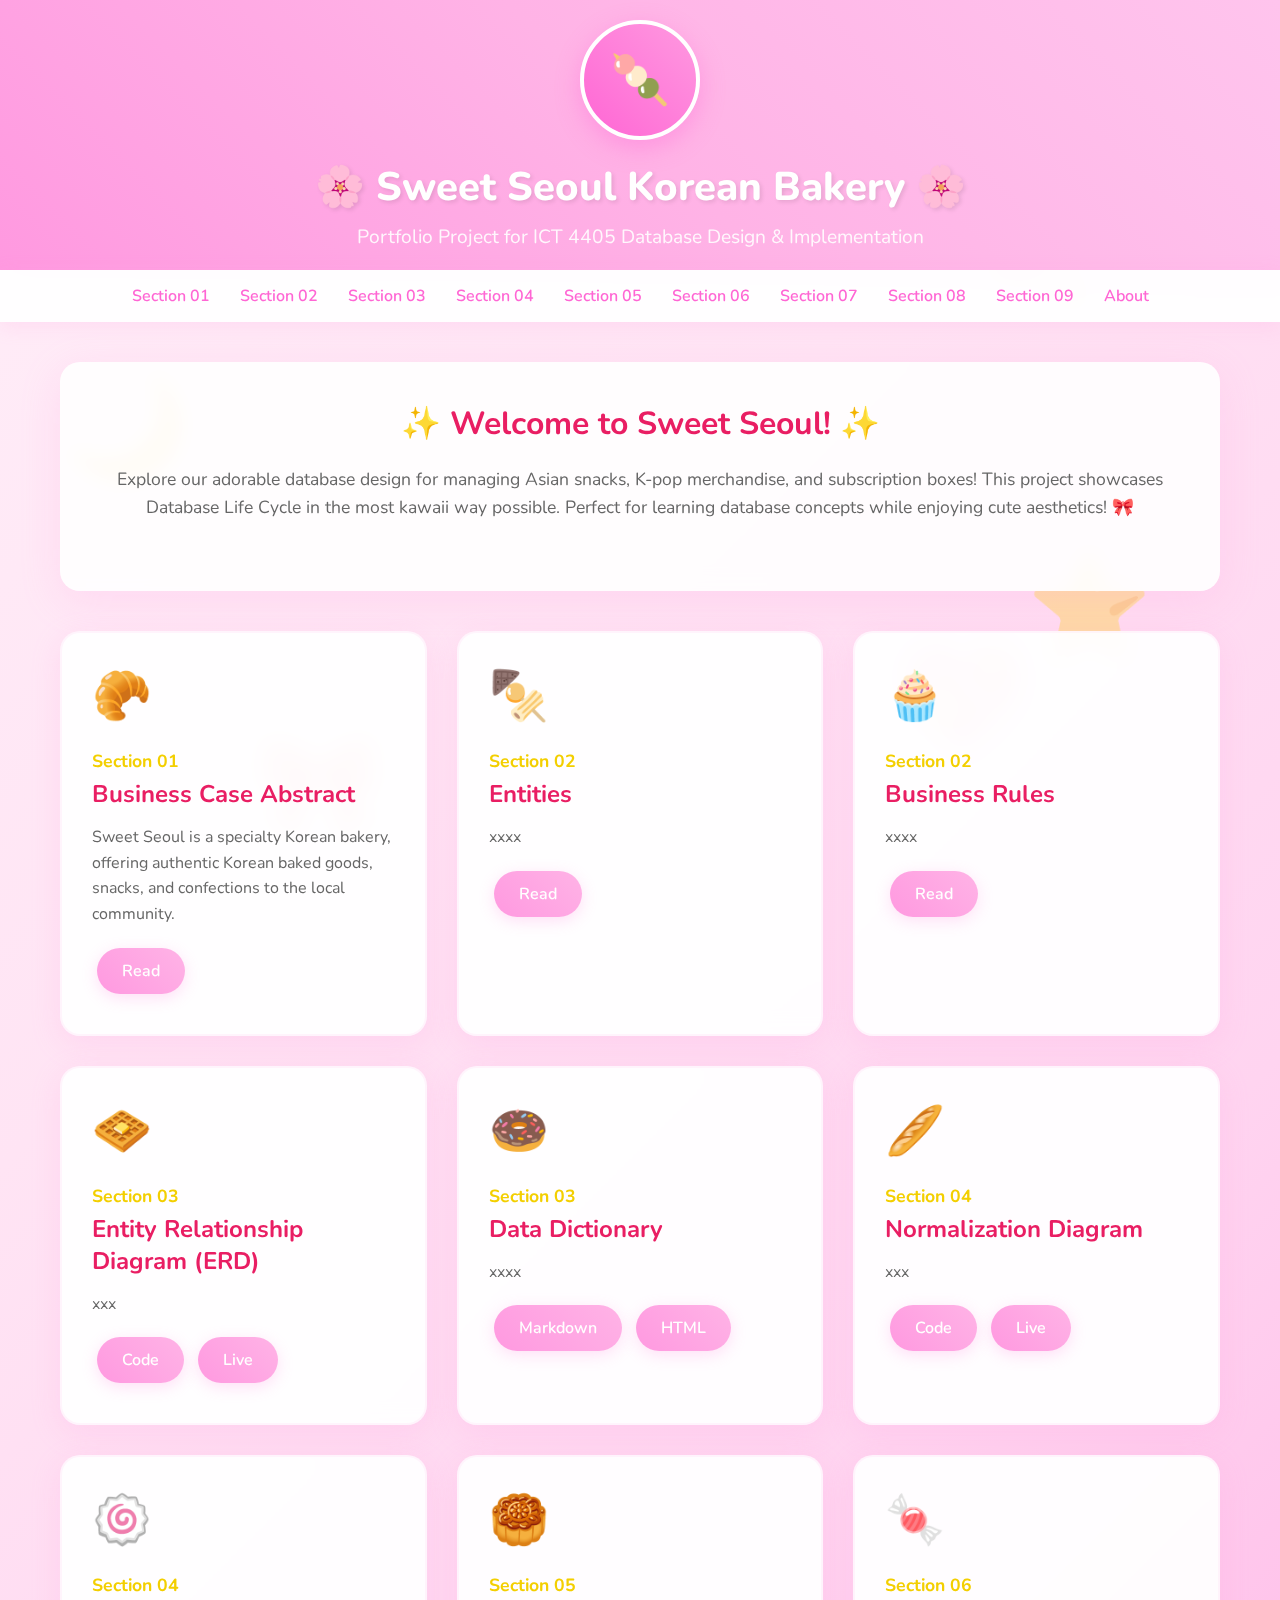
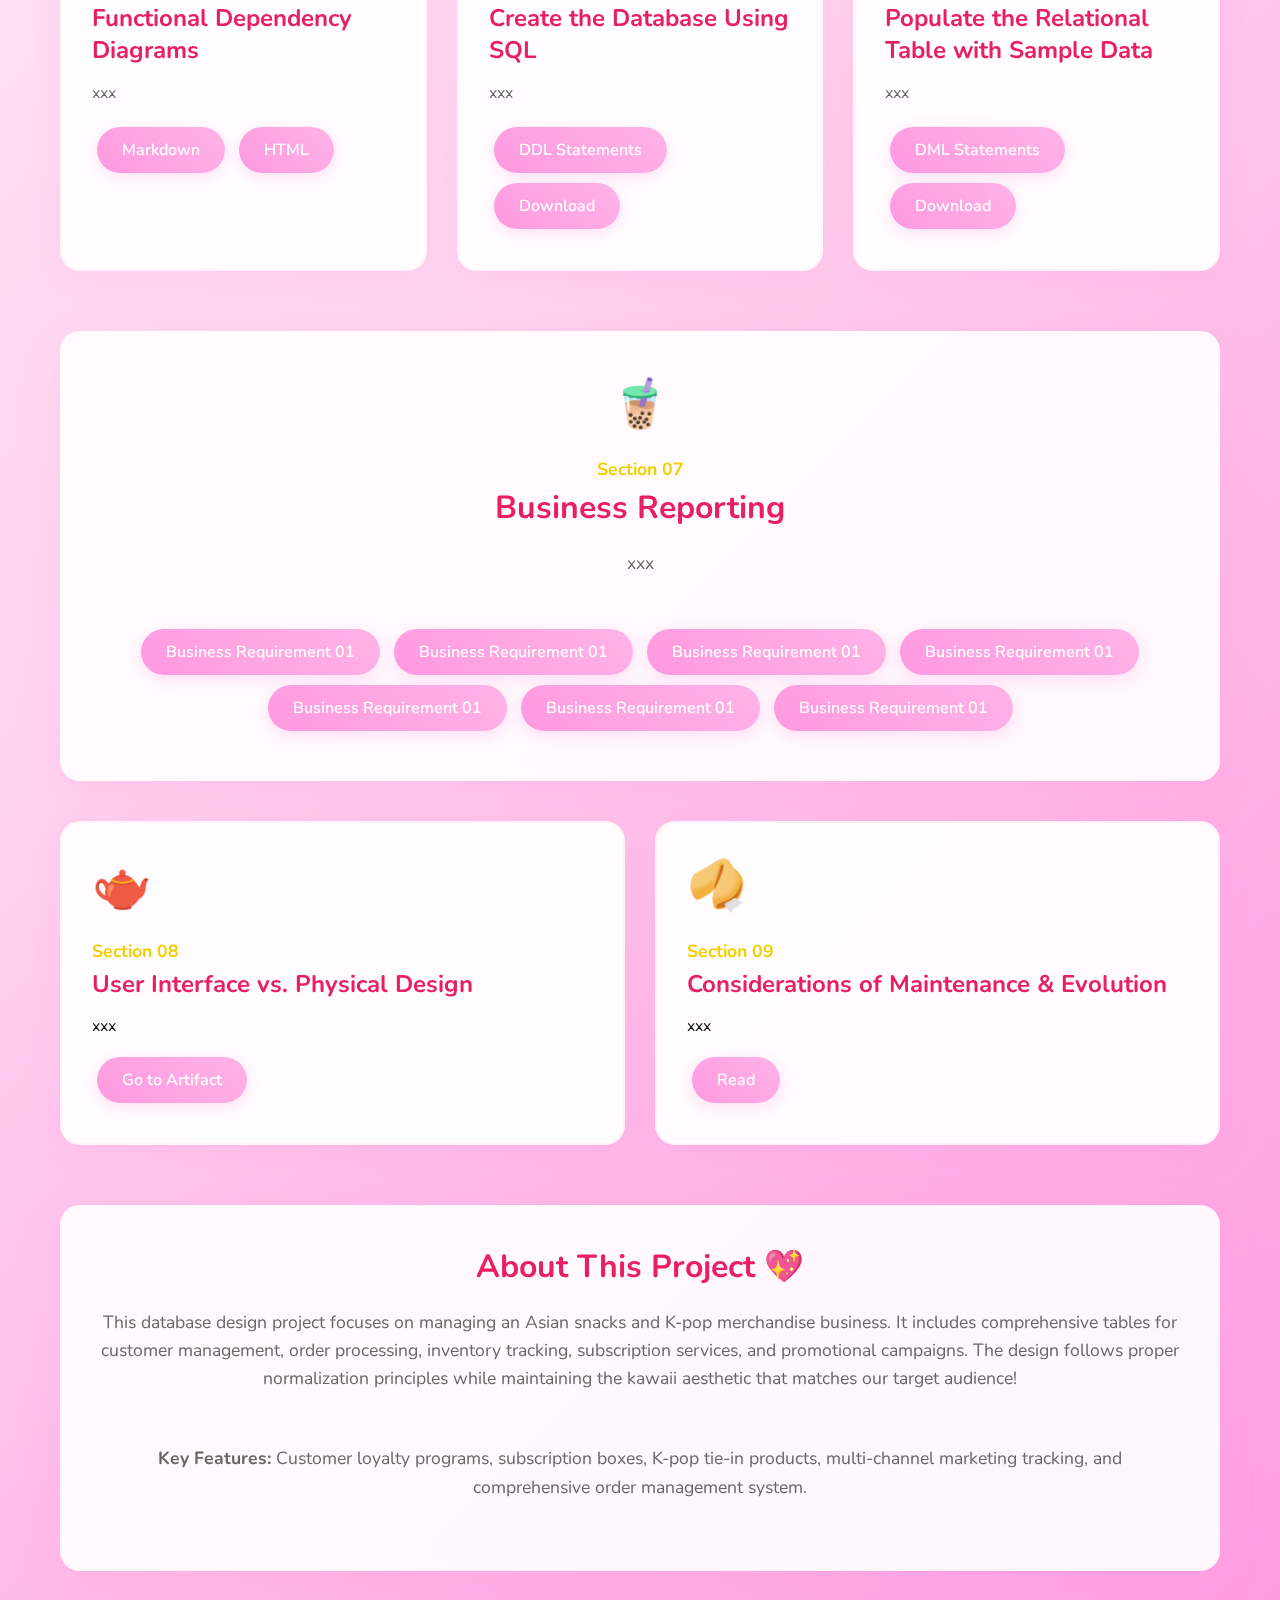
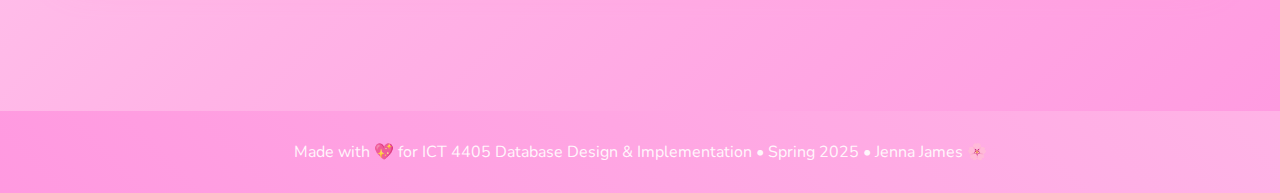
<file: index.html>
<!DOCTYPE html>
<html lang="en">

<head>
    <meta charset="UTF-8">
    <meta name="viewport" content="width=device-width, initial-scale=1.0">
    <title>🌸 Sweet Seoul Bakery 🌸</title>
    <style>
        @import url('https://fonts.googleapis.com/css2?family=Nunito:wght@300;400;600;700;800&display=swap');

        * {
            margin: 0;
            padding: 0;
            box-sizing: border-box;
        }

        body {
            font-family: 'Nunito', sans-serif;
            background: linear-gradient(135deg, #ffeef8 0%, #ffe4f4 25%, #ffd4f0 50%, #ffb3e6 75%, #ff99e0 100%);
            min-height: 100vh;
            position: relative;
            overflow-x: hidden;
        }

        /* Floating Elements Background */
        .floating-elements {
            position: fixed;
            top: 0;
            left: 0;
            width: 100%;
            height: 100%;
            pointer-events: none;
            z-index: 1;
        }

        .floating-element {
            position: absolute;
            font-size: 100px;
            animation: float 6s ease-in-out infinite;
            opacity: 0.4;
        }

        .floating-element:nth-child(1) {
            top: 10%;
            left: 10%;
            animation-delay: 0s;
        }

        .floating-element:nth-child(2) {
            top: 20%;
            right: 15%;
            animation-delay: 1s;
        }

        .floating-element:nth-child(3) {
            top: 40%;
            left: 5%;
            animation-delay: 2s;
        }

        .floating-element:nth-child(4) {
            top: 60%;
            right: 10%;
            animation-delay: 3s;
        }

        .floating-element:nth-child(5) {
            top: 80%;
            left: 20%;
            animation-delay: 4s;
        }

        .floating-element:nth-child(6) {
            top: 70%;
            right: 20%;
            animation-delay: 5s;
        }

        @keyframes float {

            0%,
            100% {
                transform: translateY(0px) rotate(0deg);
            }

            25% {
                transform: translateY(-10px) rotate(5deg);
            }

            50% {
                transform: translateY(-20px) rotate(-5deg);
            }

            75% {
                transform: translateY(-10px) rotate(3deg);
            }
        }

        /* Header */
        .header {
            background: linear-gradient(45deg, #ff99e0, #ffb3e6, #ffc4ed);
            padding: 20px 0;
            box-shadow: 0 8px 32px rgba(255, 153, 224, 0.3);
            position: relative;
            z-index: 10;
        }

        .header-content {
            max-width: 1200px;
            margin: 0 auto;
            text-align: center;
            padding: 0 20px;
        }

        .header-image {
            width: 120px;
            height: 120px;
            background: linear-gradient(45deg, #ff66d4, #ff99e0);
            border-radius: 50%;
            margin: 0 auto 20px;
            display: flex;
            align-items: center;
            justify-content: center;
            font-size: 48px;
            box-shadow: 0 8px 25px rgba(255, 102, 212, 0.4);
            animation: bounce 2s infinite;
            border: 4px solid white;
        }

        @keyframes bounce {

            0%,
            20%,
            50%,
            80%,
            100% {
                transform: translateY(0);
            }

            40% {
                transform: translateY(-10px);
            }

            60% {
                transform: translateY(-5px);
            }
        }

        .header h1 {
            color: white;
            font-size: 2.5rem;
            font-weight: 800;
            text-shadow: 2px 2px 4px rgba(0, 0, 0, 0.1);
            margin-bottom: 10px;
        }

        .header p {
            color: rgba(255, 255, 255, 0.9);
            font-size: 1.2rem;
            font-weight: 400;
        }

        /* Navigation */
        .nav-container {
            background: rgba(255, 255, 255, 0.95);
            backdrop-filter: blur(10px);
            padding: 15px 0;
            box-shadow: 0 4px 20px rgba(255, 153, 224, 0.2);
            position: sticky;
            top: 0;
            z-index: 100;
        }

        .nav {
            max-width: 1200px;
            margin: 0 auto;
            display: flex;
            justify-content: center;
            gap: 30px;
            padding: 0 20px;
            flex-wrap: wrap;
        }

        .nav-item {
            color: #ff66d4;
            text-decoration: none;
            font-weight: 600;
            transition: all 0.3s ease;
            position: relative;
            overflow: hidden;
        }

        .nav-item::before {
            content: '';
            position: absolute;
            top: 0;
            left: -100%;
            width: 100%;
            height: 100%;
            transition: left 0.3s ease;
            z-index: -1;
        }

        .nav-item:hover::before {
            left: 0;
        }

        .nav-item:hover {
            transform: translateY(-3px);
            color: #000000;
        }

        /* Main Content */
        .main {
            max-width: 1200px;
            margin: 0 auto;
            padding: 40px 20px;
            position: relative;
            z-index: 10;
        }

        .hero-section {
            background: rgba(255, 255, 255, 0.9);
            border-radius: 20px;
            padding: 40px;
            margin-bottom: 40px;
            box-shadow: 0 10px 40px rgba(255, 153, 224, 0.2);
            text-align: center;
            backdrop-filter: blur(10px);
        }

        .hero-section h2 {
            color: #e91e63;
            font-size: 2rem;
            font-weight: 700;
            margin-bottom: 20px;
        }

        .hero-section p {
            color: #666;
            font-size: 1.1rem;
            line-height: 1.6;
            margin-bottom: 30px;
        }

        .cards-container {
            display: grid;
            grid-template-columns: repeat(auto-fit, minmax(300px, 1fr));
            gap: 30px;
            margin-top: 40px;
        }

        .card {
            background: rgba(255, 255, 255, 0.95);
            border-radius: 20px;
            padding: 30px;
            box-shadow: 0 8px 30px rgba(255, 153, 224, 0.2);
            transition: all 0.3s ease;
            backdrop-filter: blur(10px);
            border: 2px solid rgba(255, 153, 224, 0.1);
        }

        .card:hover {
            transform: translateY(-10px);
            box-shadow: 0 15px 50px rgba(255, 153, 224, 0.3);
            border-color: rgba(255, 153, 224, 0.3);
        }

        .card-icon {
            font-size: 3rem;
            margin-bottom: 20px;
            display: block;
        }

        .card h3 {
            color: #e91e63;
            font-size: 1.5rem;
            font-weight: 700;
            margin-bottom: 15px;
        }

        .card h4 {
            color: #f3cf00;
            font-size: 1.1rem;
            font-weight: 700;
            margin-bottom: 5px;
        }

        .card p {
            color: #666;
            line-height: 1.6;
            margin-bottom: 20px;
        }

        .card-button {
            background: linear-gradient(45deg, #ff99e0, #ffb3e6);
            color: white;
            text-decoration: none;
            padding: 12px 25px;
            margin-bottom: 10px;
            margin-left: 5px;
            margin-right: 5px;
            border-radius: 25px;
            font-weight: 600;
            display: inline-block;
            transition: all 0.3s ease;
            box-shadow: 0 4px 15px rgba(255, 153, 224, 0.3);
        }

        .card-button:hover {
            background: linear-gradient(45deg, #ff66d4, #ff99e0);
            transform: translateY(-2px);
            box-shadow: 0 6px 20px rgba(255, 153, 224, 0.4);
        }

        /* Footer */
        .footer {
            background: linear-gradient(45deg, #ff99e0, #ffb3e6);
            color: white;
            text-align: center;
            padding: 30px 20px;
            margin-top: 60px;
        }

        .footer p {
            font-size: 1rem;
            opacity: 0.9;
        }

        /* Responsive */
        @media (max-width: 768px) {
            .header h1 {
                font-size: 2rem;
            }

            .header p {
                font-size: 1rem;
            }

            .nav {
                gap: 15px;
            }

            .nav-item {
                font-size: 0.9rem;
            }

            .hero-section {
                padding: 30px 20px;
            }

            .hero-section h2 {
                font-size: 1.5rem;
            }

            .cards-container {
                grid-template-columns: 1fr;
                gap: 20px;
            }

            .card {
                padding: 25px;
            }
        }
    </style>
</head>

<body>
    <!-- Floating Background Elements -->
    <div class="floating-elements">
        <div class="floating-element">🌸</div>
        <div class="floating-element">🍭</div>
        <div class="floating-element">🌙</div>
        <div class="floating-element">⭐</div>
        <div class="floating-element">🎀</div>
        <div class="floating-element">💖</div>
    </div>

    <!-- Header -->
    <header class="header">
        <div class="header-content">
            <div class="header-image">
                🍡
            </div>
            <h1>🌸 Sweet Seoul Korean Bakery 🌸</h1>
            <p>Portfolio Project for ICT 4405 Database Design &amp; Implementation</p>
        </div>
    </header>

    <nav class="nav-container">
        <div class="nav">
            <a href="#sect01" class="nav-item">Section 01</a>
            <a href="#sect02" class="nav-item">Section 02</a>
            <a href="#sect03" class="nav-item">Section 03</a>
            <a href="#sect04" class="nav-item">Section 04</a>
            <a href="#sect05" class="nav-item">Section 05</a>
            <a href="#sect06" class="nav-item">Section 06</a>
            <a href="#sect07" class="nav-item">Section 07</a>
            <a href="#sect08" class="nav-item">Section 08</a>
            <a href="#sect09" class="nav-item">Section 09</a>
            <a href="#about" class="nav-item">About</a>
        </div>
    </nav>

    <!-- Main Content -->
    <main class="main">
        <section class="hero-section" id="home">
            <h2>✨ Welcome to Sweet Seoul! ✨</h2>
            <p>
                Explore our adorable database design for managing Asian snacks, K-pop merchandise, and subscription
                boxes! This project showcases Database Life Cycle in the most kawaii way possible. Perfect for learning database concepts while enjoying cute aesthetics! 🎀
            </p>
        </section>

        <div class="cards-container">
            <div class="card" id="sect01">
                <span class="card-icon">🥐</span>
                <h4>Section 01</h4>
                <h3>Business Case Abstract</h3>
                <p>
                    Sweet Seoul is a specialty Korean bakery, offering authentic Korean baked goods, snacks, and confections to the local community.
                </p>
                <a href="#" target="_blank" class="card-button">Read</a>
            </div>
            <div class="card" id="sect02">
                <span class="card-icon">🍢</span>
                <h4>Section 02</h4>
                <h3>Entities</h3>
                <p>
                    xxxx
                </p>
                <a href="#" target="_blank" class="card-button">Read</a>
            </div>
            <div class="card">
                <span class="card-icon">🧁</span>
                <h4>Section 02</h4>
                <h3>Business Rules</h3>
                <p>
                    xxxx
                </p>
                <a href="#" target="_blank" class="card-button">Read</a>
            </div>

            <div class="card" id="sect03">
                <span class="card-icon">🧇</span>
                <h4>Section 03</h4>
                <h3>Entity Relationship Diagram (ERD)</h3>
                <p>
                    xxx
                </p>
                <a href="https://cherryberrykix66.github.io/sweet-seoul/entity_relationship_diagram.mermaid"
                    target="_blank" class="card-button">Code</a>
                <a href="https://mermaid.live/edit#pako:[base64]"
                    target="_blank" class="card-button">Live</a>
            </div>


            <div class="card" id="sect04">
                <span class="card-icon">🍩</span>
                <h4>Section 03</h4>
                <h3>Data Dictionary</h3>
                <p>
                    xxxx
                </p>
                <a href="https://cherryberrykix66.github.io/sweet-seoul/data_dictionary.md" target="_blank"
                    class="card-button">Markdown</a>
                <a href="https://cherryberrykix66.github.io/sweet-seoul/data_dictionary.html" target="_blank"
                    class="card-button">HTML</a>
            </div>



            <div class="card">
                <span class="card-icon">🥖</span>
                <h4>Section 04</h4>
                <h3>Normalization Diagram</h3>
                <p>
                    xxx
                </p>
                <a href="https://cherryberrykix66.github.io/sweet-seoul/normalization_diagram.mermaid"
                    target="_blank" class="card-button">Code</a>
                <a href="https://mermaid.live/edit#pako:[base64]"
                    target="_blank" class="card-button">Live</a>
            </div>
            <div class="card">
                <span class="card-icon">🍥</span>
                <h4>Section 04</h4>
                <h3>Functional Dependency Diagrams</h3>
                <p>
                    xxx
                </p>
                <a href="https://cherryberrykix66.github.io/sweet-seoul/functional_dependency_diagrams.md"
                    target="_blank" class="card-button">Markdown</a>
                <a href="https://cherryberrykix66.github.io/sweet-seoul/functional_dependency_diagram_hover.html"
                    target="_blank" class="card-button">HTML</a>
            </div>

            <div class="card" id="sect05">
                <span class="card-icon">🥮</span>
                <h4>Section 05</h4>
                <h3>Create the Database Using SQL</h3>
                <p>
                    xxx
                </p>
                <a href="https://cherryberrykix66.github.io/sweet-seoul/DDL_code_samples.html" target="_blank" class="card-button">DDL
                    Statements</a>
                <a href="https://cherryberrykix66.github.io/sweet-seoul/DDL.sql" target="_blank" class="card-button">Download</a>
            </div>
            <div class="card" id="sect06">
                <span class="card-icon">🍬</span>
                <h4>Section 06</h4>
                <h3>Populate the Relational Table with Sample Data</h3>
                <p>
                    xxx
                </p>
                <a href="https://cherryberrykix66.github.io/sweet-seoul/DML_code_samples.html" target="_blank" class="card-button">DML
                    Statements</a>
                <a href="https://cherryberrykix66.github.io/sweet-seoul/DML.sql" target="_blank" class="card-button">Download</a>
            </div>

        </div><!-- end cards-container -->

        <section class="hero-section" style="margin-top: 60px;" id="sect07">
            <span class="card-icon">🧋</span>
            <h4 style="color: #f3cf00; font-size: 1.1rem; font-weight: 700; margin-bottom: 5px;">Section 07</h4>
            <h2>Business Reporting</h2>
            <p>
                xxx
            </p>
            <br>
            <a href="https://cherryberrykix66.github.io/sweet-seoul/" target="_blank" class="card-button">Business
                Requirement 01</a>
            <a href="https://cherryberrykix66.github.io/sweet-seoul/" target="_blank" class="card-button">Business
                Requirement 01</a>
            <a href="https://cherryberrykix66.github.io/sweet-seoul/" target="_blank" class="card-button">Business
                Requirement 01</a>
            <a href="https://cherryberrykix66.github.io/sweet-seoul/" target="_blank" class="card-button">Business
                Requirement 01</a>
            <a href="https://cherryberrykix66.github.io/sweet-seoul/" target="_blank" class="card-button">Business
                Requirement 01</a>
            <a href="https://cherryberrykix66.github.io/sweet-seoul/" target="_blank" class="card-button">Business
                Requirement 01</a>
            <a href="https://cherryberrykix66.github.io/sweet-seoul/" target="_blank" class="card-button">Business
                Requirement 01</a>
        </section>

        <div class="cards-container" id="sect08">
            <div class="card">
                <span class="card-icon">🫖</span>
                <h4>Section 08</h4>
                <h3>User Interface vs. Physical Design</h3>
                xxx
                </p>
                <a href="https://wxtq5v.csb.app/" target="_blank" class="card-button">Go to
                    Artifact</a>
            </div>
            <div class="card" id="sect09">
                <span class="card-icon">🥠</span>
                <h4>Section 09</h4>
                <h3>Considerations of Maintenance &amp; Evolution</h3>
                xxx
                </p>
                <a href="https://cherryberrykix66.github.io/sweet-seoul/" target="_blank" class="card-button">Read</a>
            </div>
        </div>

        <section class="hero-section" id="about" style="margin-top: 60px;">
            <h2>About This Project 💖</h2>
            <p>
                This database design project focuses on managing an Asian snacks and K-pop merchandise business.
                It includes comprehensive tables for customer management, order processing, inventory tracking,
                subscription services, and promotional campaigns. The design follows proper normalization principles
                while maintaining the kawaii aesthetic that matches our target audience!
            </p>
            <br>
            <p>
                <strong>Key Features:</strong> Customer loyalty programs, subscription boxes, K-pop tie-in products,
                multi-channel marketing tracking, and comprehensive order management system.
            </p>
        </section>
    </main>

    <!-- Footer -->
    <footer class="footer">
        <p>Made with 💖 for ICT 4405 Database Design &amp; Implementation • Spring 2025 • Jenna James 🌸</p>
    </footer>
</body>

</html>
</file>
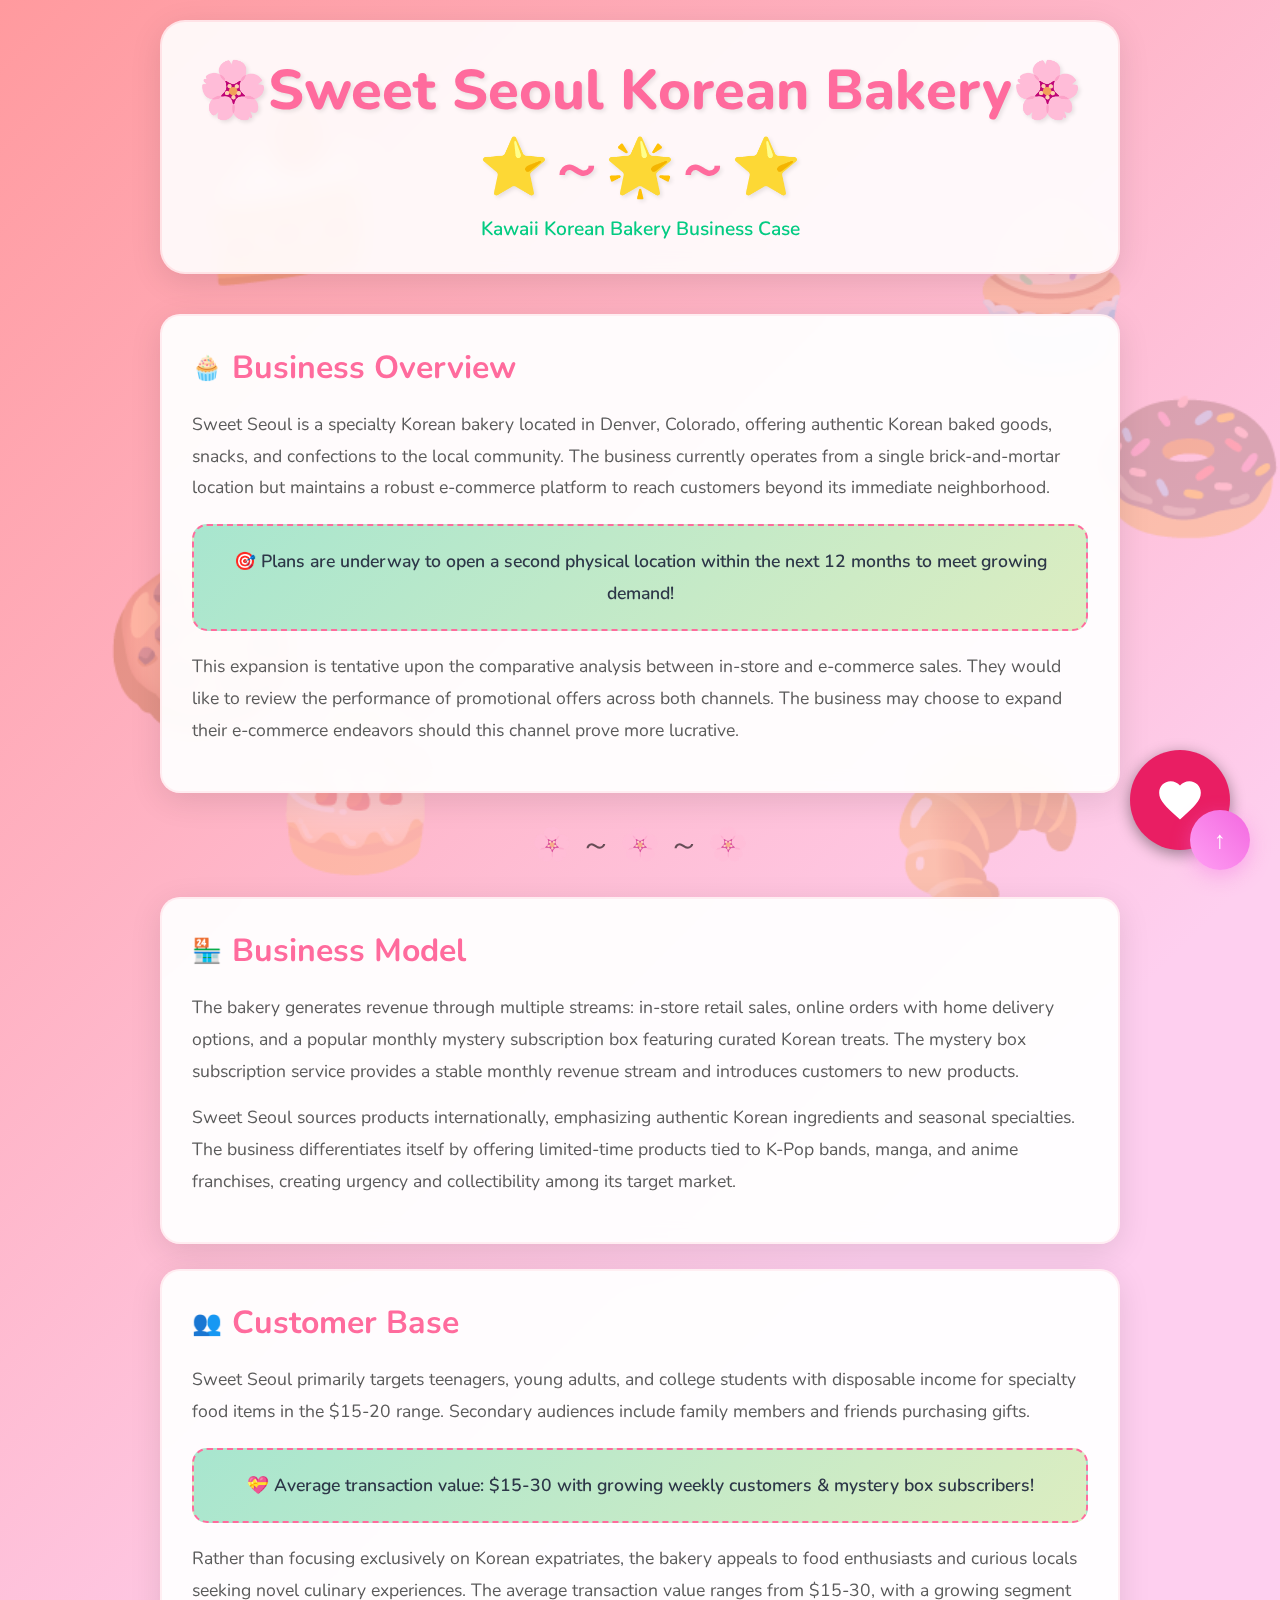
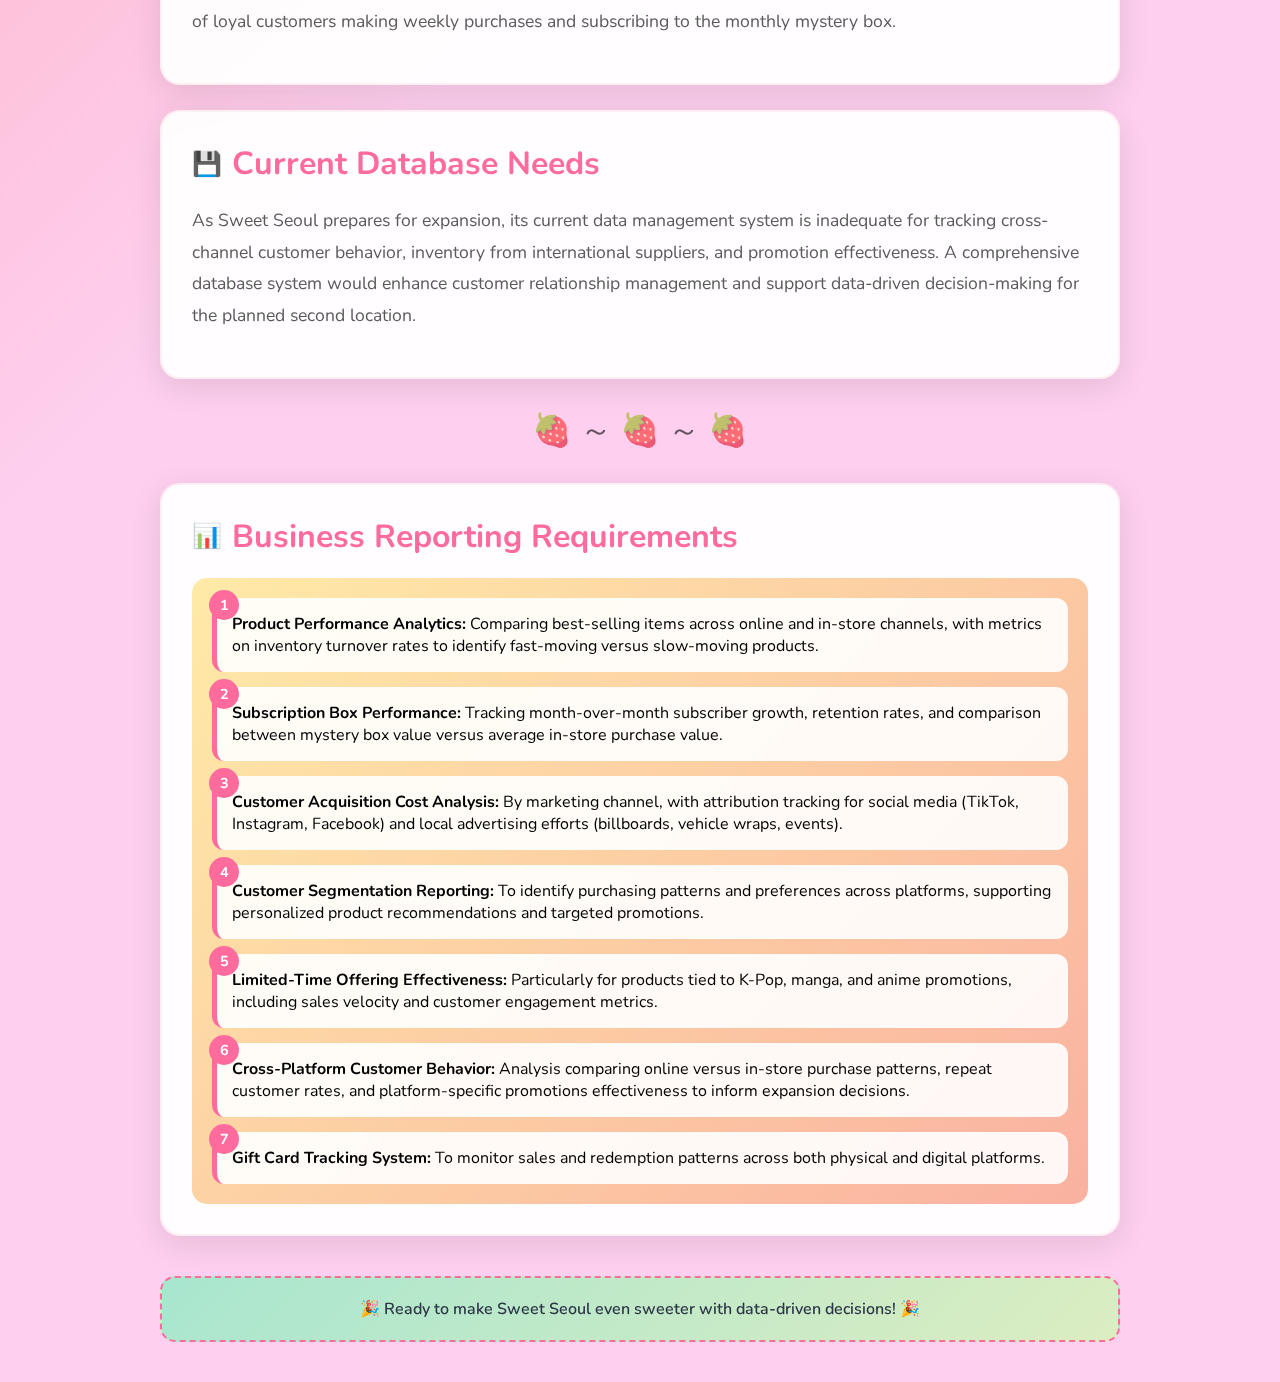
<file: business_case_abstract.html>
<!DOCTYPE html>
<html lang="en">
<head>
    <meta charset="UTF-8">
    <meta name="viewport" content="width=device-width, initial-scale=1.0">
    <title>Sweet Seoul Business Case ✨</title>
    <style>
        @import url('https://fonts.googleapis.com/css2?family=Nunito:wght@300;400;600;700;800&display=swap');
        
        * {
            margin: 0;
            padding: 0;
            box-sizing: border-box;
        }
        
        body {
            font-family: 'Nunito', sans-serif;
            background: linear-gradient(135deg, #ff9a9e 0%, #fecfef 50%, #fecfef 100%);
            min-height: 100vh;
            position: relative;
            overflow-x: hidden;
        }
        
        /* Floating kawaii elements */
        .floating-elements {
            position: fixed;
            top: 0;
            left: 0;
            width: 100%;
            height: 100%;
            pointer-events: none;
            z-index: 0;
        }
        
        .kawaii-element {
            position: absolute;
            font-size: 10rem;
            animation: float 6s ease-in-out infinite;
            opacity: 0.3;
        }
        
        .kawaii-element:nth-child(1) { top: 10%; left: 15%; animation-delay: 0s; }
        .kawaii-element:nth-child(2) { top: 20%; right: 10%; animation-delay: 1s; }
        .kawaii-element:nth-child(3) { top: 60%; left: 8%; animation-delay: 2s; }
        .kawaii-element:nth-child(4) { top: 80%; right: 15%; animation-delay: 3s; }
        .kawaii-element:nth-child(5) { top: 40%; left: 85%; animation-delay: 4s; }
        .kawaii-element:nth-child(6) { top: 75%; left: 20%; animation-delay: 5s; }
        
        @keyframes float {
            0%, 100% { transform: translateY(0px) rotate(0deg); }
            50% { transform: translateY(-20px) rotate(5deg); }
        }
        
        .container {
            max-width: 1000px;
            margin: 0 auto;
            padding: 20px;
            position: relative;
            z-index: 1;
        }
        
        .header {
            text-align: center;
            margin-bottom: 40px;
            background: rgba(255, 255, 255, 0.9);
            border-radius: 25px;
            padding: 30px;
            box-shadow: 0 8px 32px rgba(0, 0, 0, 0.1);
            backdrop-filter: blur(10px);
            border: 2px solid rgba(255, 182, 193, 0.3);
        }
        
        .header h1 {
            color: #ff6b9d;
            font-size: 3.5rem;
            font-weight: 800;
            margin-bottom: 10px;
            text-shadow: 2px 2px 4px rgba(0, 0, 0, 0.1);
        }
        
        .header .subtitle {
            color: #03cb82;
            font-size: 1.2rem;
            font-weight: 600;
        }
        
        .section {
            background: rgba(255, 255, 255, 0.95);
            border-radius: 20px;
            padding: 30px;
            margin-bottom: 25px;
            box-shadow: 0 8px 32px rgba(0, 0, 0, 0.1);
            backdrop-filter: blur(10px);
            border: 2px solid rgba(255, 182, 193, 0.2);
            position: relative;
            overflow: hidden;
        }
        
        .section::before {
            content: '';
            position: absolute;
            top: -50%;
            right: -50%;
            width: 100px;
            height: 100px;
            background: radial-gradient(circle, rgba(255, 182, 193, 0.1) 0%, transparent 70%);
            border-radius: 50%;
        }
        
        .section h2 {
            color: #ff6b9d;
            font-size: 2rem;
            font-weight: 700;
            margin-bottom: 20px;
            display: flex;
            align-items: center;
            gap: 10px;
        }
        
        .section h2::before {
            content: '🧁';
            font-size: 1.5rem;
        }
        
        .section p {
            color: #5a5a5a;
            font-size: 1.1rem;
            line-height: 1.8;
            margin-bottom: 15px;
        }
        
        .business-model h2::before { content: '🏪'; }
        .customer-base h2::before { content: '👥'; }
        .database-needs h2::before { content: '💾'; }
        .reporting h2::before { content: '📊'; }
        
        .reporting-list {
            background: linear-gradient(135deg, #ffeaa7 0%, #fab1a0 100%);
            border-radius: 15px;
            padding: 20px;
            margin-top: 15px;
        }
        
        .reporting-item {
            background: rgba(255, 255, 255, 0.9);
            border-radius: 12px;
            padding: 15px;
            margin-bottom: 15px;
            border-left: 5px solid #ff6b9d;
            position: relative;
        }
        
        .reporting-item:last-child {
            margin-bottom: 0;
        }
        
        .reporting-item::before {
            content: counter(item-counter);
            counter-increment: item-counter;
            position: absolute;
            left: -8px;
            top: -8px;
            background: #ff6b9d;
            color: white;
            border-radius: 50%;
            width: 30px;
            height: 30px;
            display: flex;
            align-items: center;
            justify-content: center;
            font-size: 0.9rem;
            font-weight: bold;
        }
        
        .reporting-list {
            counter-reset: item-counter;
        }
        
        .highlight-box {
            background: linear-gradient(135deg, #a8e6cf 0%, #dcedc1 100%);
            border-radius: 15px;
            padding: 20px;
            margin: 20px 0;
            border: 2px dashed #ff6b9d;
            text-align: center;
        }
        
        .highlight-box p {
            color: #2d3748;
            font-weight: 600;
            margin: 0;
        }
        
        .cute-divider {
            text-align: center;
            margin: 30px 0;
            font-size: 2rem;
            opacity: 0.6;
        }
        
        /* Responsive design */
        @media (max-width: 768px) {
            .header h1 {
                font-size: 2.5rem;
            }
            
            .section {
                padding: 20px;
            }
            
            .section h2 {
                font-size: 1.5rem;
            }
            
            .kawaii-element {
                font-size: 1.5rem;
            }
        }
        
        /* Sparkle animation */
        .sparkle {
            display: inline-block;
            animation: sparkle 2s ease-in-out infinite;
        }
        
        @keyframes sparkle {
            0%, 100% { opacity: 1; transform: scale(1); }
            50% { opacity: 0.5; transform: scale(1.2); }
        }

        /* Alternative SVG heart button */
        .heart-svg-button {
            position: fixed;
            bottom: 50px;
            right: 50px;
            width: 100px;
            height: 100px;
            background: #e91e63;
            border: none;
            border-radius: 50%;
            cursor: pointer;
            box-shadow: 0 4px 15px rgba(0, 0, 0, 0.4);
            transition: all 0.3s ease;
            z-index: 1000;
            text-decoration: none;
            display: flex;
            flex-direction: column;
            align-items: center;
            justify-content: center;
            gap: 2px;
        }

        .heart-svg-button:hover {
            background: #ffb3e6;
            transform: scale(1.1);
            box-shadow: 0 6px 20px rgba(233, 30, 99, 0.6);
        }

        .heart-svg {
            width: 50px;
            height: 50px;
            fill: white;
        }

        .button-text {
            color: white;
            font-size: 14px;
            font-weight: bold;
            font-family: Arial, sans-serif;
            margin: 0;
        }

        /* back to top button */
        .back-to-top {
            position: fixed;
            bottom: 30px;
            right: 30px;
            width: 60px;
            height: 60px;
            background: linear-gradient(45deg, #ff9ff3, #f368e0);
            border: none;
            border-radius: 50%;
            cursor: pointer;
            box-shadow: 0 6px 20px rgba(243, 104, 224, 0.4);
            transition: all 0.3s ease;
            z-index: 1000;
            display: flex;
            align-items: center;
            justify-content: center;
            font-size: 1.5rem;
            color: white;
            text-decoration: none;
        }
        
        .back-to-top:hover {
            transform: scale(1.1) rotate(360deg);
            box-shadow: 0 8px 25px rgba(243, 104, 224, 0.6);
        }
    </style>
</head>
<body>
    <div class="floating-elements">
        <div class="kawaii-element">🍰</div>
        <div class="kawaii-element">🧁</div>
        <div class="kawaii-element">🍪</div>
        <div class="kawaii-element">🥐</div>
        <div class="kawaii-element">🍩</div>
        <div class="kawaii-element">🎂</div>
    </div>
    
    <div class="container">
        <div class="header">
            <h1>🌸Sweet Seoul Korean Bakery🌸<br /><span class="sparkle">⭐</span>～<span class="sparkle">🌟</span>～<span class="sparkle">⭐</span></h1>
            <div class="subtitle">Kawaii Korean Bakery Business Case</div>
            
        </div>
        
        <div class="section">
            <h2>Business Overview</h2>
            <p>Sweet Seoul is a specialty Korean bakery located in Denver, Colorado, offering authentic Korean baked goods, snacks, and confections to the local community. The business currently operates from a single brick-and-mortar location but maintains a robust e-commerce platform to reach customers beyond its immediate neighborhood.</p>
            
            <div class="highlight-box">
                <p>🎯 Plans are underway to open a second physical location within the next 12 months to meet growing demand!</p>
            </div>
            
            <p>This expansion is tentative upon the comparative analysis between in-store and e-commerce sales. They would like to review the performance of promotional offers across both channels. The business may choose to expand their e-commerce endeavors should this channel prove more lucrative.</p>
        </div>
        
        <div class="cute-divider">🌸 ～ 🌸 ～ 🌸</div>
        
        <div class="section business-model">
            <h2>Business Model</h2>
            <p>The bakery generates revenue through multiple streams: in-store retail sales, online orders with home delivery options, and a popular monthly mystery subscription box featuring curated Korean treats. The mystery box subscription service provides a stable monthly revenue stream and introduces customers to new products.</p>
            
            <p>Sweet Seoul sources products internationally, emphasizing authentic Korean ingredients and seasonal specialties. The business differentiates itself by offering limited-time products tied to K-Pop bands, manga, and anime franchises, creating urgency and collectibility among its target market.</p>
        </div>
        
        <div class="section customer-base">
            <h2>Customer Base</h2>
            <p>Sweet Seoul primarily targets teenagers, young adults, and college students with disposable income for specialty food items in the $15-20 range. Secondary audiences include family members and friends purchasing gifts.</p>
            
            <div class="highlight-box">
                <p>💝 Average transaction value: $15-30 with growing weekly customers & mystery box subscribers!</p>
            </div>
            
            <p>Rather than focusing exclusively on Korean expatriates, the bakery appeals to food enthusiasts and curious locals seeking novel culinary experiences. The average transaction value ranges from $15-30, with a growing segment of loyal customers making weekly purchases and subscribing to the monthly mystery box.</p>
        </div>
        
        <div class="section database-needs">
            <h2>Current Database Needs</h2>
            <p>As Sweet Seoul prepares for expansion, its current data management system is inadequate for tracking cross-channel customer behavior, inventory from international suppliers, and promotion effectiveness. A comprehensive database system would enhance customer relationship management and support data-driven decision-making for the planned second location.</p>
        </div>
        
        <div class="cute-divider">🍓 ～ 🍓 ～ 🍓</div>
        
        <div class="section reporting">
            <h2>Business Reporting Requirements</h2>
            <div class="reporting-list">
                <div class="reporting-item">
                    <strong>Product Performance Analytics:</strong> Comparing best-selling items across online and in-store channels, with metrics on inventory turnover rates to identify fast-moving versus slow-moving products.
                </div>
                
                <div class="reporting-item">
                    <strong>Subscription Box Performance:</strong> Tracking month-over-month subscriber growth, retention rates, and comparison between mystery box value versus average in-store purchase value.
                </div>
                
                <div class="reporting-item">
                    <strong>Customer Acquisition Cost Analysis:</strong> By marketing channel, with attribution tracking for social media (TikTok, Instagram, Facebook) and local advertising efforts (billboards, vehicle wraps, events).
                </div>
                
                <div class="reporting-item">
                    <strong>Customer Segmentation Reporting:</strong> To identify purchasing patterns and preferences across platforms, supporting personalized product recommendations and targeted promotions.
                </div>
                
                <div class="reporting-item">
                    <strong>Limited-Time Offering Effectiveness:</strong> Particularly for products tied to K-Pop, manga, and anime promotions, including sales velocity and customer engagement metrics.
                </div>
                
                <div class="reporting-item">
                    <strong>Cross-Platform Customer Behavior:</strong> Analysis comparing online versus in-store purchase patterns, repeat customer rates, and platform-specific promotions effectiveness to inform expansion decisions.
                </div>
                
                <div class="reporting-item">
                    <strong>Gift Card Tracking System:</strong> To monitor sales and redemption patterns across both physical and digital platforms.
                </div>
            </div>
        </div>
        
        <div class="highlight-box" style="margin-top: 40px;">
            <p>🎉 Ready to make Sweet Seoul even sweeter with data-driven decisions! 🎉</p>
        </div>
    </div>

    <!-- SVG Heart Button (alternative) -->
    <a href="https://cherryberrykix66.github.io/sweet-seoul/" class="heart-svg-button" title="Back to top (SVG version)">
        <svg class="heart-svg" viewBox="0 0 24 24">
            <path d="M12,21.35L10.55,20.03C5.4,15.36 2,12.27 2,8.5 2,5.41 4.42,3 7.5,3C9.24,3 10.91,3.81 12,5.08C13.09,3.81 14.76,3 16.5,3C19.58,3 22,5.41 22,8.5C22,12.27 18.6,15.36 13.45,20.03L12,21.35Z"/>
        </svg>
        <!-- <span class="button-text">Top</span> -->
    </a>

    <a href="#top" class="back-to-top">↑</a>
</body>

<script>
        // Smooth scrolling for back to top
        document.querySelector('.back-to-top').addEventListener('click', function(e) {
            e.preventDefault();
            window.scrollTo({
                top: 0,
                behavior: 'smooth'
            });
        });
</script>
</html>
</file>
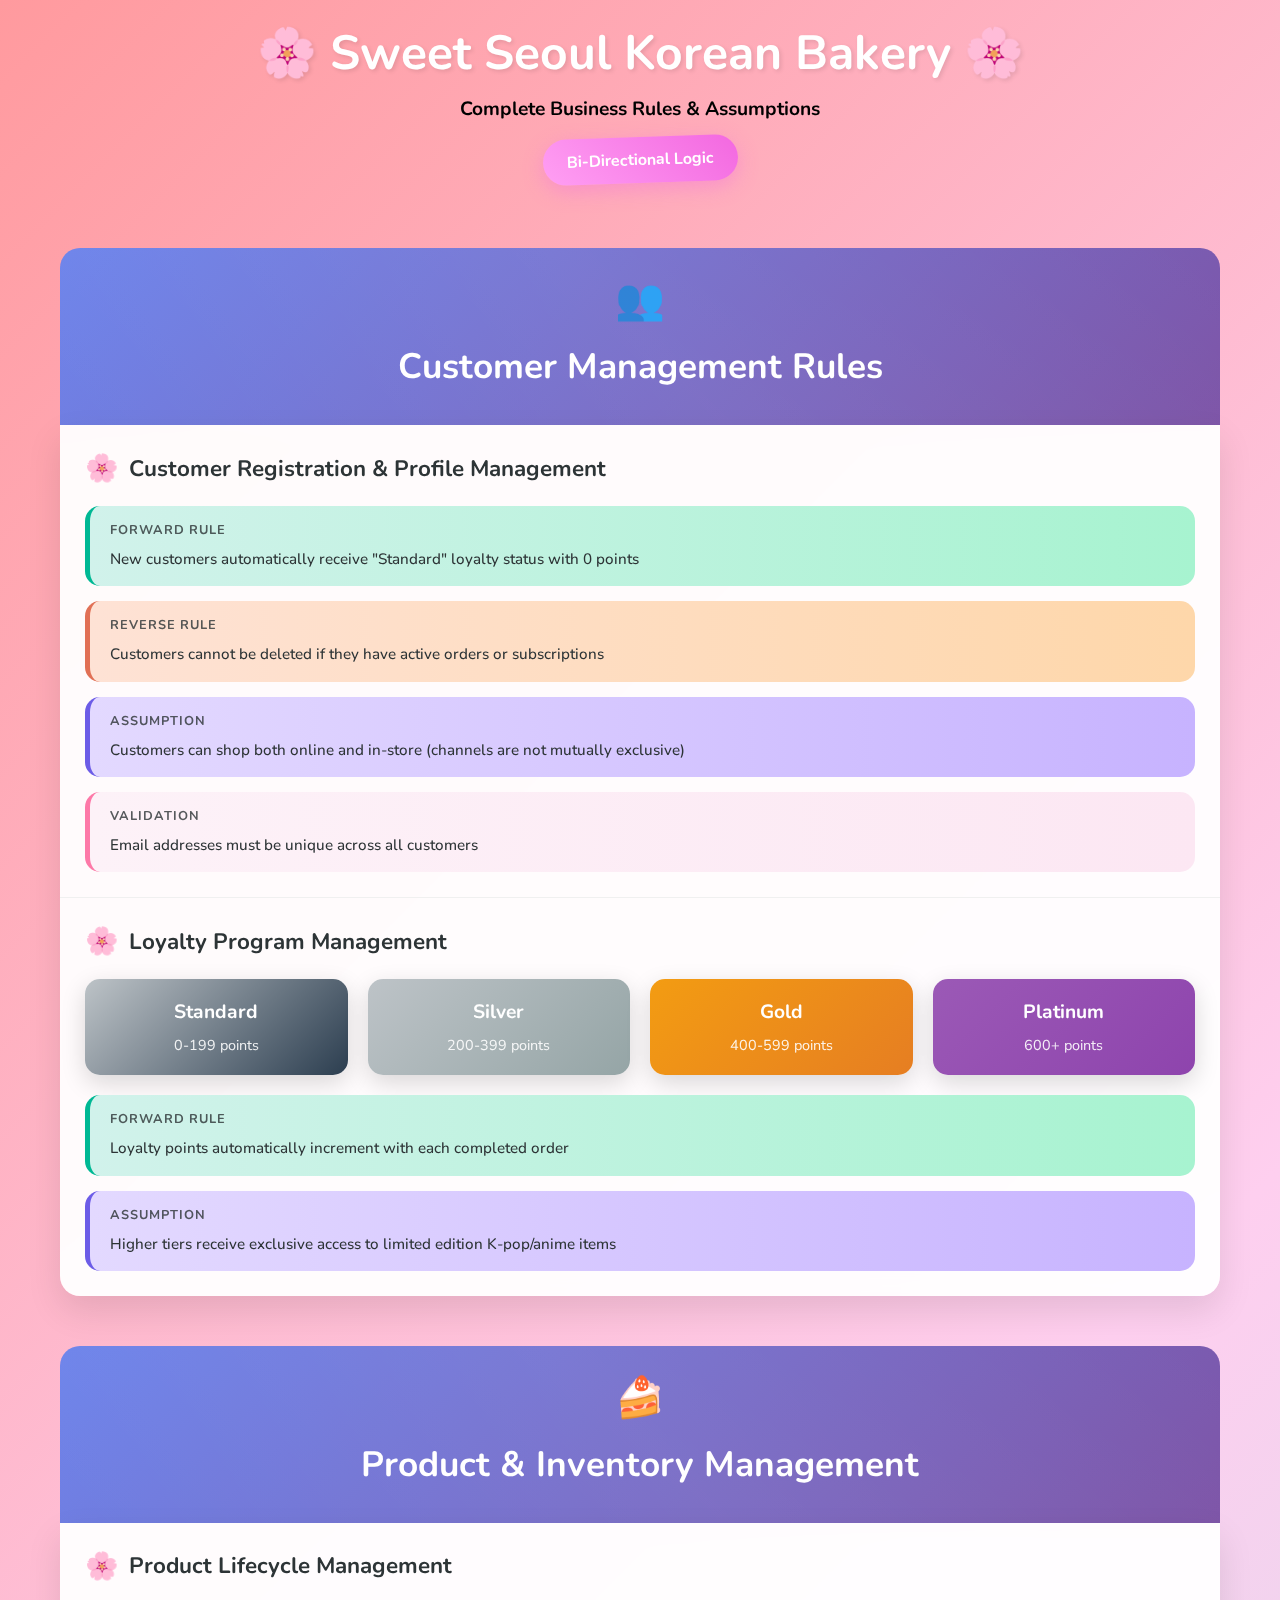
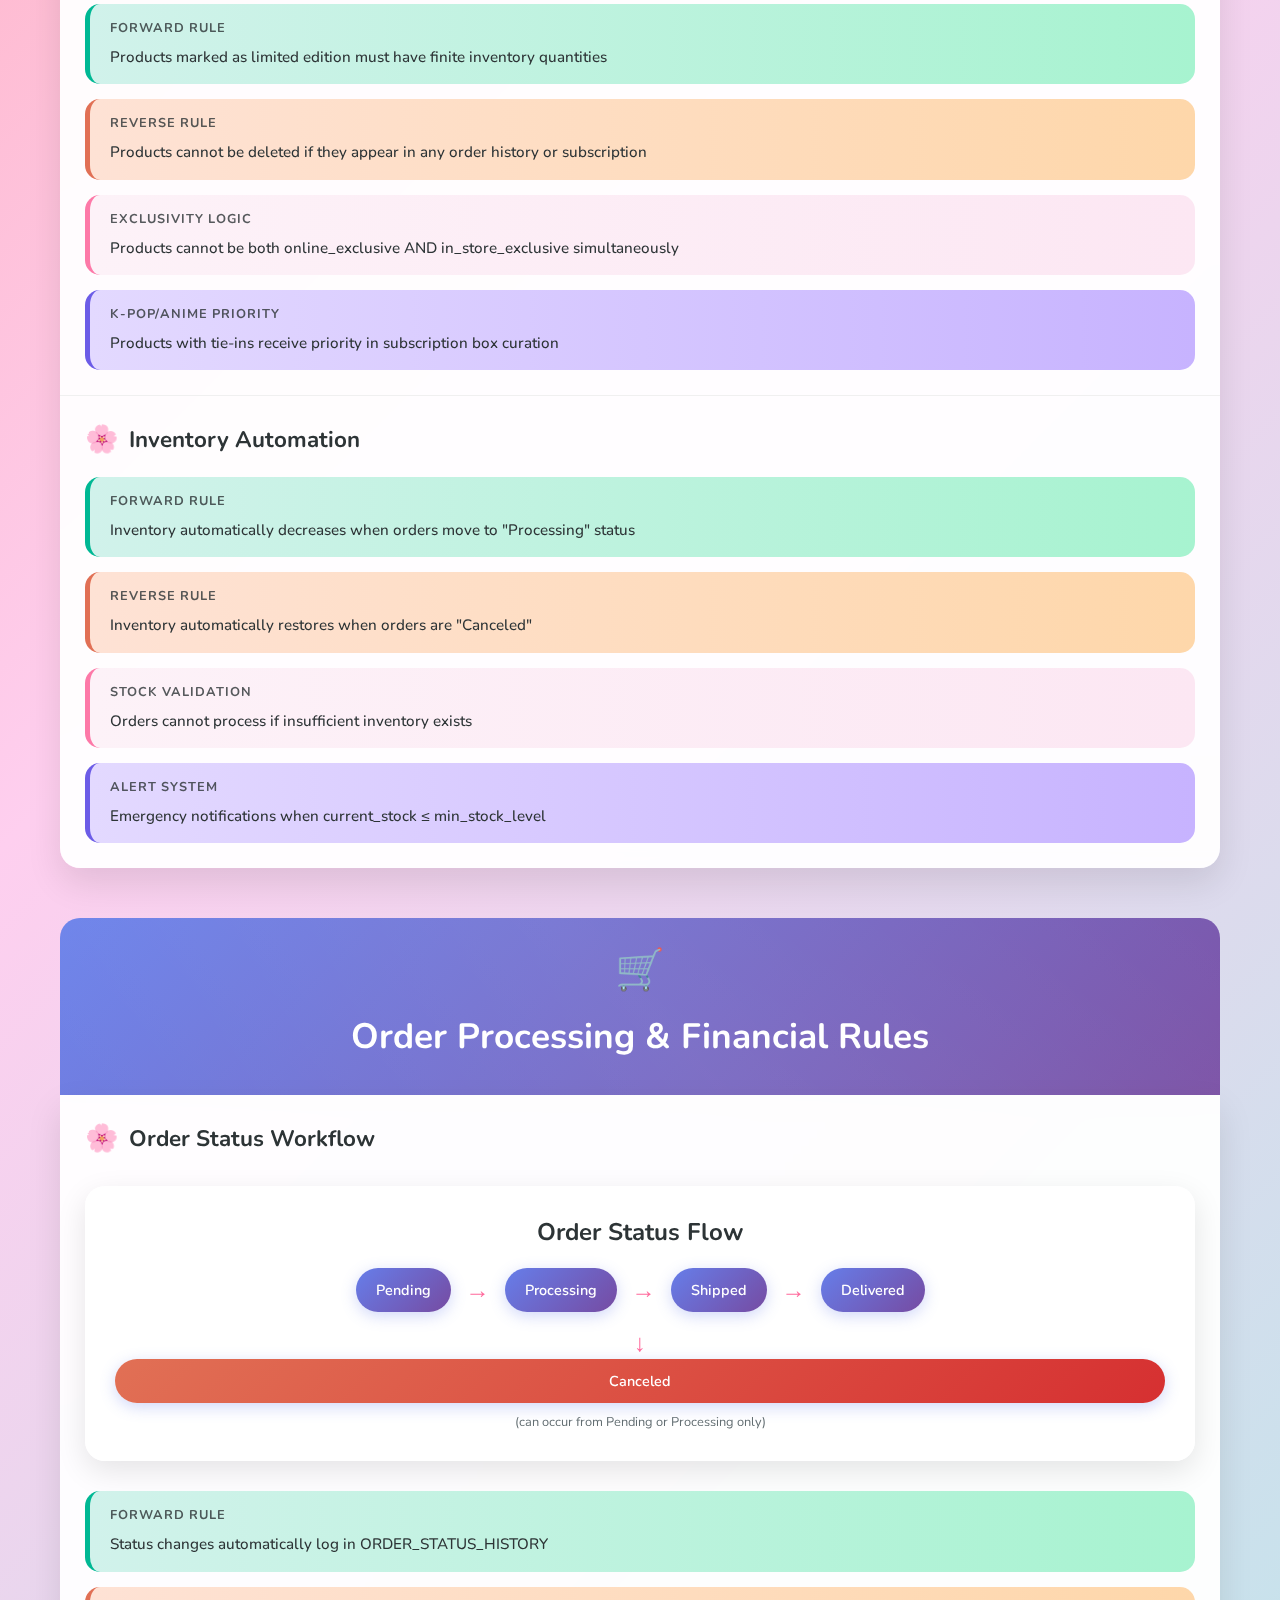
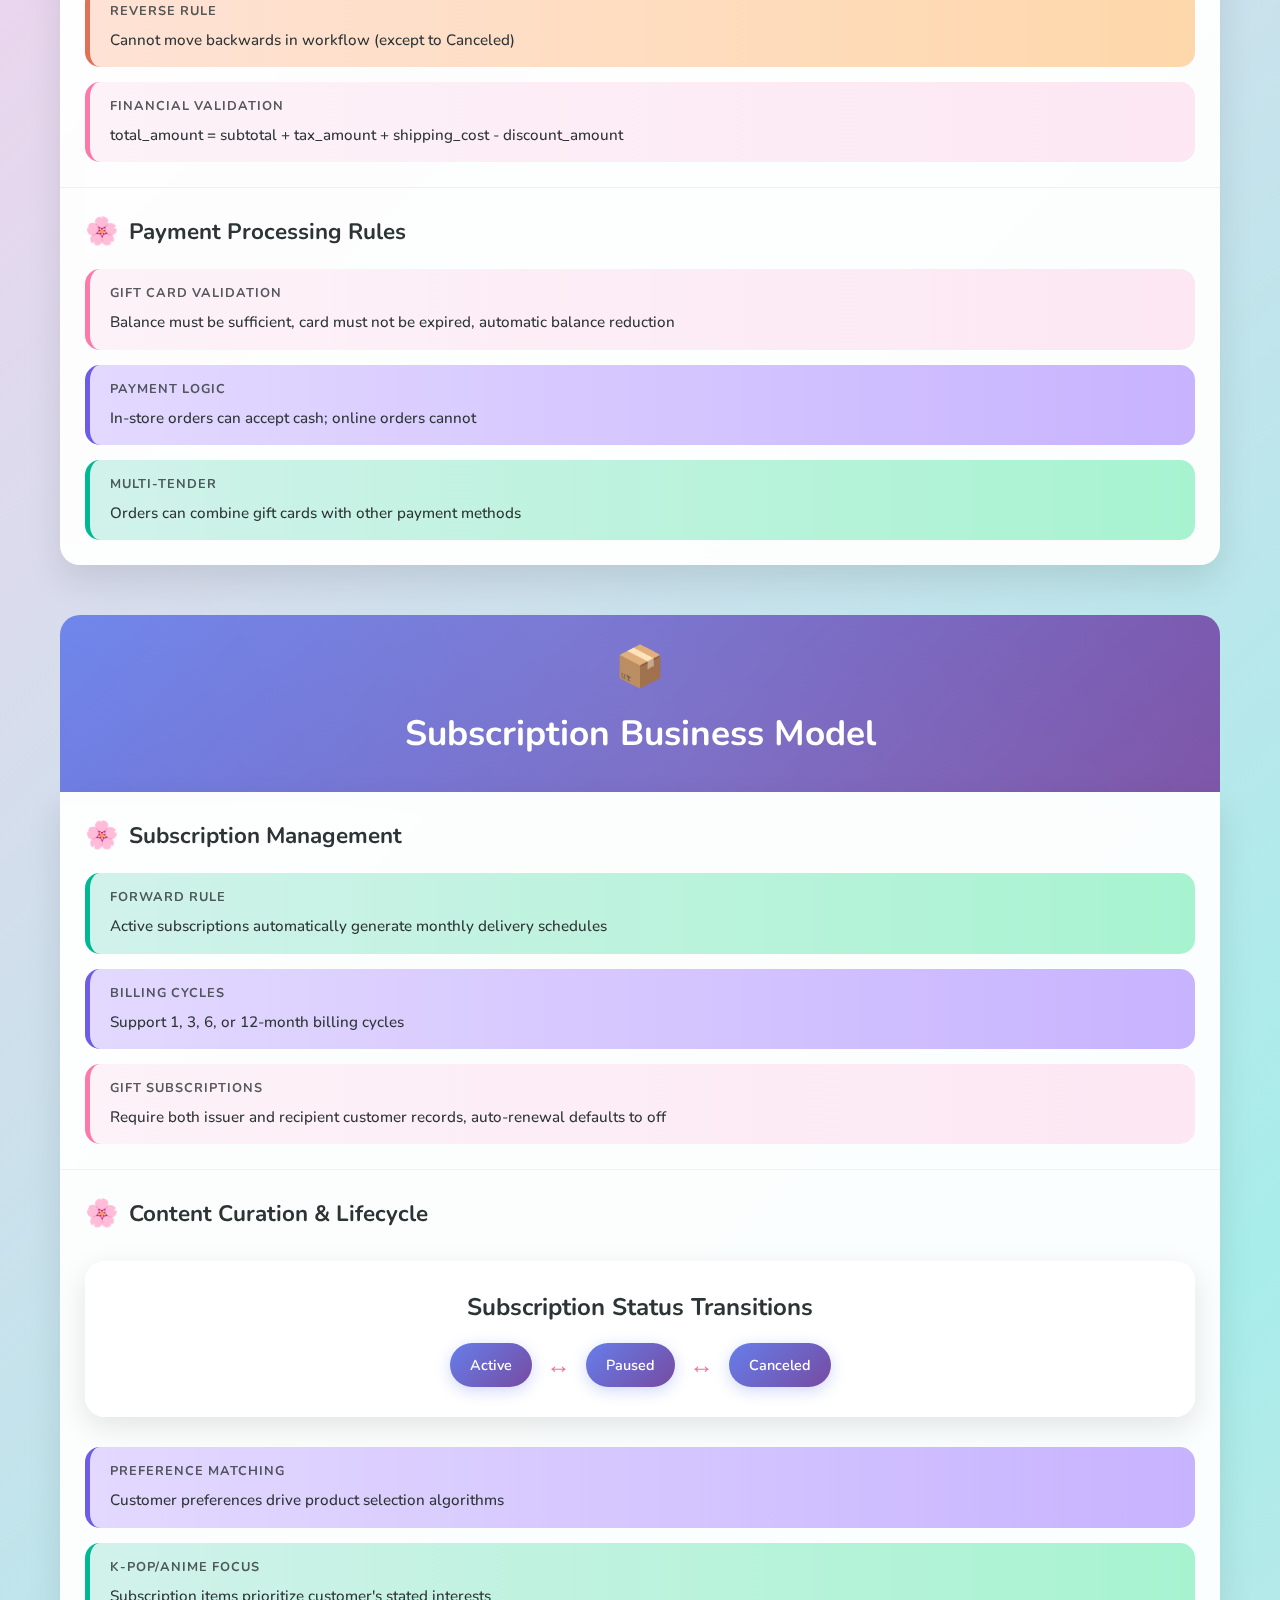
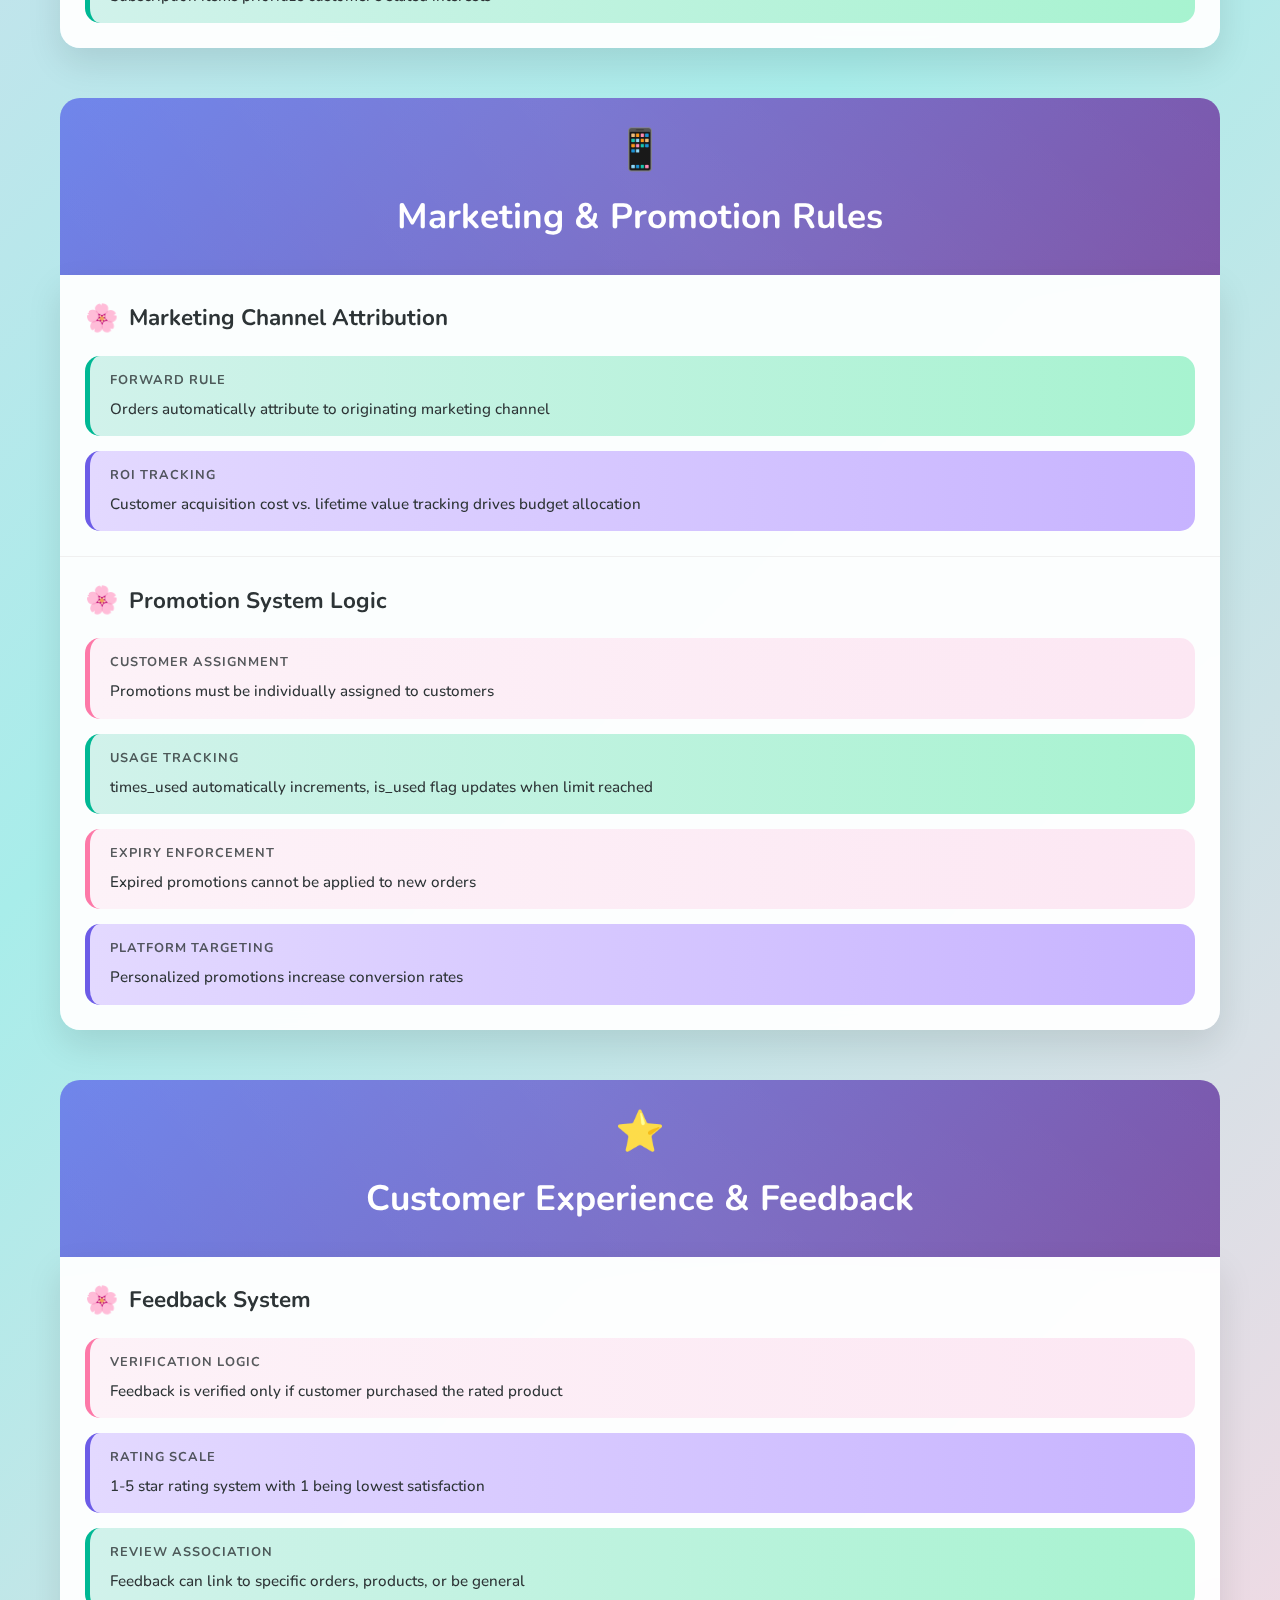
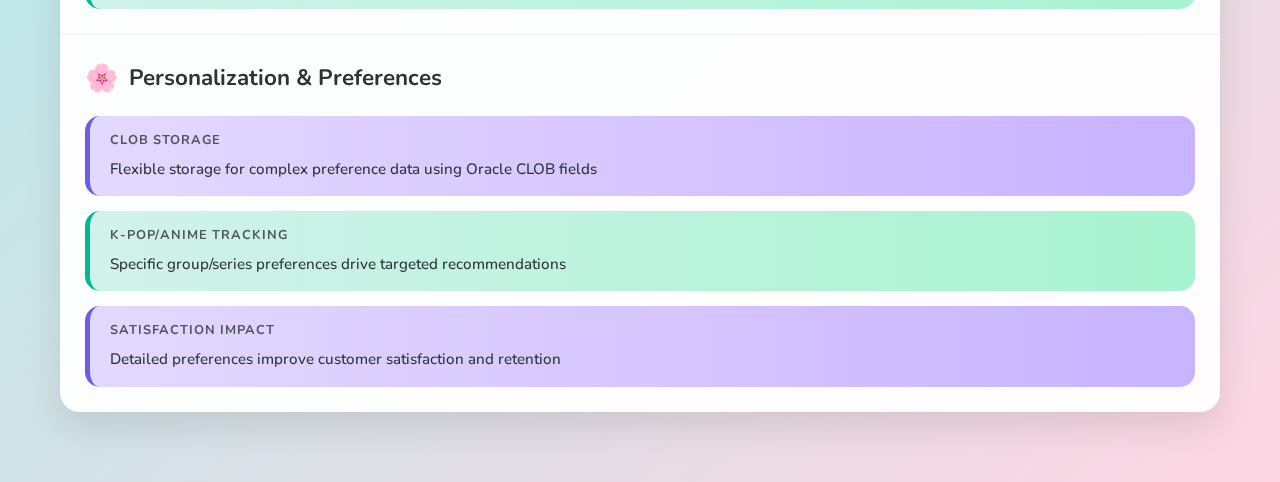
<file: business_rules.html>
<!DOCTYPE html>
<html lang="en">
<head>
    <meta charset="UTF-8">
    <meta name="viewport" content="width=device-width, initial-scale=1.0">
    <title>Sweet Seoul Business Rules & Assumptions ✨</title>
    <style>
        @import url('https://fonts.googleapis.com/css2?family=Nunito:wght@300;400;600;700;800&display=swap');
        
        * {
            margin: 0;
            padding: 0;
            box-sizing: border-box;
        }
        
        body {
            font-family: 'Nunito', sans-serif;
            background: linear-gradient(135deg, #ff9a9e 0%, #fecfef 30%, #a8edea 70%, #fed6e3 100%);
            min-height: 100vh;
            color: #2d3436;
            overflow-x: hidden;
            position: relative;
        }
        
        .floating-hearts {
            position: fixed;
            top: 0;
            left: 0;
            width: 100%;
            height: 100%;
            pointer-events: none;
            z-index: 1;
            overflow: hidden;
        }
        
        .heart {
            position: absolute;
            font-size: 20px;
            animation: float 8s infinite linear;
            opacity: 0.3;
        }
        
        @keyframes float {
            0% {
                transform: translateY(100vh) rotate(0deg);
                opacity: 0;
            }
            10% {
                opacity: 0.3;
            }
            90% {
                opacity: 0.3;
            }
            100% {
                transform: translateY(-100px) rotate(360deg);
                opacity: 0;
            }
        }
        
        .container {
            max-width: 1200px;
            margin: 0 auto;
            padding: 20px;
            position: relative;
            z-index: 2;
        }
        
        .header {
            text-align: center;
            margin-bottom: 50px;
            animation: bounceIn 1.5s ease-out;
        }
        
        .header h1 {
            font-size: 3rem;
            font-weight: 700;
            /* background: linear-gradient(45deg, #ff6b9d, #c44569, #f8b500); */
            /* -webkit-background-clip: text;
            -webkit-text-fill-color: transparent; */
            margin-bottom: 10px;
            text-shadow: 2px 2px 4px rgba(0,0,0,0.1);
            color: #ffffff;
        }
        
        /* .header h1::after {
            content: '✨💖✨';
            position: absolute;
            top: 20px;
            right: 200px;
            font-size: 0.5em;
            animation: sparkle 2s infinite;
        } */
        
        .header .subtitle {
            font-size: 1.2rem;
            color: #000000;
            font-weight: bold;
        }
        
        .cute-badge {
            display: inline-block;
            background: linear-gradient(45deg, #ff9ff3, #f368e0);
            color: white;
            padding: 12px 24px;
            border-radius: 25px;
            font-size: 1rem;
            font-weight: 700;
            margin: 15px 10px;
            box-shadow: 0 6px 20px rgba(243, 104, 224, 0.4);
            animation: pulse 2s infinite;
            transform: rotate(-2deg);
        }
        
        .cute-badge:nth-child(even) {
            transform: rotate(2deg);
            background: linear-gradient(45deg, #74b9ff, #0984e3);
        }
        
        .rules-section {
            margin-bottom: 50px;
            animation: slideInUp 0.8s ease-out;
        }
        
        .section-header {
            background: linear-gradient(135deg, #667eea 0%, #764ba2 100%);
            color: white;
            padding: 25px;
            border-radius: 20px 20px 0 0;
            text-align: center;
            position: relative;
            overflow: hidden;
        }
        
        .section-header::before {
            content: '';
            position: absolute;
            top: -50%;
            left: -50%;
            width: 200%;
            height: 200%;
            background: linear-gradient(45deg, transparent, rgba(255,255,255,0.1), transparent);
            animation: shine 3s infinite;
        }
        
        .section-header h2 {
            font-size: 2.2rem;
            font-weight: 700;
            margin-bottom: 10px;
            position: relative;
            z-index: 1;
        }
        
        .section-icon {
            font-size: 2.5rem;
            margin-bottom: 15px;
            display: block;
            animation: bounce 2s infinite;
        }
        
        .rules-container {
            background: rgba(255, 255, 255, 0.95);
            border-radius: 0 0 20px 20px;
            padding: 0;
            box-shadow: 0 15px 35px rgba(0, 0, 0, 0.1);
            backdrop-filter: blur(10px);
        }
        
        .rule-category {
            border-bottom: 1px solid #f0f0f0;
            padding: 25px;
            position: relative;
        }
        
        .rule-category:last-child {
            border-bottom: none;
            border-radius: 0 0 20px 20px;
        }
        
        .rule-category h3 {
            font-size: 1.4rem;
            font-weight: 700;
            color: #2d3436;
            margin-bottom: 20px;
            display: flex;
            align-items: center;
            gap: 10px;
        }
        
        .rule-category h3::before {
            content: '🌸';
            font-size: 1.2em;
            animation: rotate 3s infinite linear;
        }
        
        .rule-list {
            display: grid;
            gap: 15px;
        }
        
        .rule-item {
            background: linear-gradient(90deg, #ffecd2 0%, #fcb69f 100%);
            padding: 15px 20px;
            border-radius: 15px;
            border-left: 5px solid #ff6b9d;
            position: relative;
            transition: all 0.3s ease;
            cursor: pointer;
        }
        
        .rule-item:hover {
            transform: translateX(10px) scale(1.02);
            box-shadow: 0 8px 25px rgba(255, 107, 157, 0.3);
        }
        
        .rule-item.forward {
            border-left-color: #00b894;
            background: linear-gradient(90deg, #d1f2eb 0%, #a7f3d0 100%);
        }
        
        .rule-item.reverse {
            border-left-color: #e17055;
            background: linear-gradient(90deg, #fee2d5 0%, #fed7aa 100%);
        }
        
        .rule-item.assumption {
            border-left-color: #6c5ce7;
            background: linear-gradient(90deg, #e3d9ff 0%, #c7b3ff 100%);
        }
        
        .rule-item.validation {
            border-left-color: #fd79a8;
            background: linear-gradient(90deg, #fdf2f8 0%, #fce7f3 100%);
        }
        
        .rule-type {
            font-size: 0.8rem;
            font-weight: 700;
            text-transform: uppercase;
            letter-spacing: 1px;
            margin-bottom: 8px;
            opacity: 0.8;
        }
        
        .rule-text {
            font-size: 0.95rem;
            line-height: 1.6;
            font-weight: 500;
            color: #2d3436;
        }
        
        .rule-item::before {
            content: '✨';
            position: absolute;
            left: -10px;
            top: 50%;
            transform: translateY(-50%);
            font-size: 1.2em;
            opacity: 0;
            transition: all 0.3s ease;
        }
        
        .rule-item:hover::before {
            opacity: 1;
            left: -5px;
        }
        
        .workflow-section {
            background: rgba(255, 255, 255, 0.9);
            border-radius: 20px;
            padding: 30px;
            margin: 30px 0;
            box-shadow: 0 10px 30px rgba(0, 0, 0, 0.1);
        }
        
        .workflow-title {
            font-size: 1.5rem;
            font-weight: 700;
            color: #2d3436;
            margin-bottom: 20px;
            text-align: center;
        }
        
        .workflow-steps {
            display: flex;
            flex-wrap: wrap;
            justify-content: center;
            gap: 15px;
            align-items: center;
        }
        
        .workflow-step {
            background: linear-gradient(135deg, #667eea 0%, #764ba2 100%);
            color: white;
            padding: 12px 20px;
            border-radius: 25px;
            font-weight: 600;
            font-size: 0.9rem;
            box-shadow: 0 4px 15px rgba(102, 126, 234, 0.3);
            animation: fadeIn 0.5s ease-out;
        }
        
        .workflow-arrow {
            font-size: 1.5rem;
            color: #ff6b9d;
            animation: pulse 2s infinite;
        }
        
        .loyalty-tiers {
            display: grid;
            grid-template-columns: repeat(auto-fit, minmax(200px, 1fr));
            gap: 20px;
            margin: 20px 0;
        }
        
        .tier-card {
            background: linear-gradient(135deg, #ffd89b 0%, #19547b 100%);
            color: white;
            padding: 20px;
            border-radius: 15px;
            text-align: center;
            box-shadow: 0 8px 25px rgba(0, 0, 0, 0.15);
            transition: transform 0.3s ease;
        }
        
        .tier-card:hover {
            transform: translateY(-5px) scale(1.05);
        }
        
        .tier-card.standard { background: linear-gradient(135deg, #bdc3c7 0%, #2c3e50 100%); }
        .tier-card.silver { background: linear-gradient(135deg, #bdc3c7 0%, #95a5a6 100%); }
        .tier-card.gold { background: linear-gradient(135deg, #f39c12 0%, #e67e22 100%); }
        .tier-card.platinum { background: linear-gradient(135deg, #9b59b6 0%, #8e44ad 100%); }
        
        .tier-name {
            font-size: 1.2rem;
            font-weight: 700;
            margin-bottom: 10px;
        }
        
        .tier-points {
            font-size: 0.9rem;
            opacity: 0.9;
        }
        
        .back-to-top {
            position: fixed;
            bottom: 30px;
            right: 30px;
            width: 60px;
            height: 60px;
            background: linear-gradient(45deg, #ff9ff3, #f368e0);
            border: none;
            border-radius: 50%;
            cursor: pointer;
            box-shadow: 0 6px 20px rgba(243, 104, 224, 0.4);
            transition: all 0.3s ease;
            z-index: 1000;
            display: flex;
            align-items: center;
            justify-content: center;
            font-size: 1.5rem;
            color: white;
            text-decoration: none;
        }
        
        .back-to-top:hover {
            transform: scale(1.1) rotate(360deg);
            box-shadow: 0 8px 25px rgba(243, 104, 224, 0.6);
        }
        
        @keyframes bounceIn {
            0% { transform: scale(0.3); opacity: 0; }
            50% { transform: scale(1.05); }
            70% { transform: scale(0.9); }
            100% { transform: scale(1); opacity: 1; }
        }
        
        @keyframes slideInUp {
            0% { transform: translateY(50px); opacity: 0; }
            100% { transform: translateY(0); opacity: 1; }
        }
        
        @keyframes pulse {
            0% { transform: scale(1); }
            50% { transform: scale(1.05); }
            100% { transform: scale(1); }
        }
        
        @keyframes bounce {
            0%, 20%, 50%, 80%, 100% { transform: translateY(0); }
            40% { transform: translateY(-10px); }
            60% { transform: translateY(-5px); }
        }
        
        @keyframes sparkle {
            0%, 100% { transform: scale(1) rotate(0deg); }
            50% { transform: scale(1.2) rotate(180deg); }
        }
        
        @keyframes shine {
            0% { transform: translateX(-100%) translateY(-100%) rotate(45deg); }
            100% { transform: translateX(100%) translateY(100%) rotate(45deg); }
        }
        
        @keyframes rotate {
            0% { transform: rotate(0deg); }
            100% { transform: rotate(360deg); }
        }
        
        @keyframes fadeIn {
            0% { opacity: 0; transform: translateY(20px); }
            100% { opacity: 1; transform: translateY(0); }
        }
        
        @media (max-width: 768px) {
            .header h1 { font-size: 2.5rem; }
            .section-header h2 { font-size: 1.8rem; }
            .container { padding: 15px; }
            .workflow-steps { flex-direction: column; }
            .loyalty-tiers { grid-template-columns: 1fr; }
        }
    </style>
</head>
<body>
    <div class="floating-hearts">
        <!-- Hearts will be generated by JavaScript -->
    </div>
    
    <div class="container">
        <div class="header">
            <h1>🌸 Sweet Seoul Korean Bakery 🌸</h1>
            <p class="subtitle">Complete Business Rules & Assumptions</p>
            <!-- <div class="cute-badge">Oracle 19c Enhanced Schema</div> -->
            <div class="cute-badge">Bi-Directional Logic</div>
            <!-- <div class="cute-badge">K-pop & Anime Powered</div> -->
        </div>
        
        <!-- Customer Management Section -->
        <div class="rules-section">
            <div class="section-header">
                <span class="section-icon">👥</span>
                <h2>Customer Management Rules</h2>
            </div>
            <div class="rules-container">
                <div class="rule-category">
                    <h3>Customer Registration & Profile Management</h3>
                    <div class="rule-list">
                        <div class="rule-item forward">
                            <div class="rule-type">Forward Rule</div>
                            <div class="rule-text">New customers automatically receive "Standard" loyalty status with 0 points</div>
                        </div>
                        <div class="rule-item reverse">
                            <div class="rule-type">Reverse Rule</div>
                            <div class="rule-text">Customers cannot be deleted if they have active orders or subscriptions</div>
                        </div>
                        <div class="rule-item assumption">
                            <div class="rule-type">Assumption</div>
                            <div class="rule-text">Customers can shop both online and in-store (channels are not mutually exclusive)</div>
                        </div>
                        <div class="rule-item validation">
                            <div class="rule-type">Validation</div>
                            <div class="rule-text">Email addresses must be unique across all customers</div>
                        </div>
                    </div>
                </div>
                
                <div class="rule-category">
                    <h3>Loyalty Program Management</h3>
                    <div class="loyalty-tiers">
                        <div class="tier-card standard">
                            <div class="tier-name">Standard</div>
                            <div class="tier-points">0-199 points</div>
                        </div>
                        <div class="tier-card silver">
                            <div class="tier-name">Silver</div>
                            <div class="tier-points">200-399 points</div>
                        </div>
                        <div class="tier-card gold">
                            <div class="tier-name">Gold</div>
                            <div class="tier-points">400-599 points</div>
                        </div>
                        <div class="tier-card platinum">
                            <div class="tier-name">Platinum</div>
                            <div class="tier-points">600+ points</div>
                        </div>
                    </div>
                    <div class="rule-list">
                        <div class="rule-item forward">
                            <div class="rule-type">Forward Rule</div>
                            <div class="rule-text">Loyalty points automatically increment with each completed order</div>
                        </div>
                        <div class="rule-item assumption">
                            <div class="rule-type">Assumption</div>
                            <div class="rule-text">Higher tiers receive exclusive access to limited edition K-pop/anime items</div>
                        </div>
                    </div>
                </div>
            </div>
        </div>

        <!-- Product & Inventory Management Section -->
        <div class="rules-section">
            <div class="section-header">
                <span class="section-icon">🍰</span>
                <h2>Product & Inventory Management</h2>
            </div>
            <div class="rules-container">
                <div class="rule-category">
                    <h3>Product Lifecycle Management</h3>
                    <div class="rule-list">
                        <div class="rule-item forward">
                            <div class="rule-type">Forward Rule</div>
                            <div class="rule-text">Products marked as limited edition must have finite inventory quantities</div>
                        </div>
                        <div class="rule-item reverse">
                            <div class="rule-type">Reverse Rule</div>
                            <div class="rule-text">Products cannot be deleted if they appear in any order history or subscription</div>
                        </div>
                        <div class="rule-item validation">
                            <div class="rule-type">Exclusivity Logic</div>
                            <div class="rule-text">Products cannot be both online_exclusive AND in_store_exclusive simultaneously</div>
                        </div>
                        <div class="rule-item assumption">
                            <div class="rule-type">K-pop/Anime Priority</div>
                            <div class="rule-text">Products with tie-ins receive priority in subscription box curation</div>
                        </div>
                    </div>
                </div>
                
                <div class="rule-category">
                    <h3>Inventory Automation</h3>
                    <div class="rule-list">
                        <div class="rule-item forward">
                            <div class="rule-type">Forward Rule</div>
                            <div class="rule-text">Inventory automatically decreases when orders move to "Processing" status</div>
                        </div>
                        <div class="rule-item reverse">
                            <div class="rule-type">Reverse Rule</div>
                            <div class="rule-text">Inventory automatically restores when orders are "Canceled"</div>
                        </div>
                        <div class="rule-item validation">
                            <div class="rule-type">Stock Validation</div>
                            <div class="rule-text">Orders cannot process if insufficient inventory exists</div>
                        </div>
                        <div class="rule-item assumption">
                            <div class="rule-type">Alert System</div>
                            <div class="rule-text">Emergency notifications when current_stock ≤ min_stock_level</div>
                        </div>
                    </div>
                </div>
            </div>
        </div>

        <!-- Order Processing Section -->
        <div class="rules-section">
            <div class="section-header">
                <span class="section-icon">🛒</span>
                <h2>Order Processing & Financial Rules</h2>
            </div>
            <div class="rules-container">
                <div class="rule-category">
                    <h3>Order Status Workflow</h3>
                    <div class="workflow-section">
                        <div class="workflow-title">Order Status Flow</div>
                        <div class="workflow-steps">
                            <div class="workflow-step">Pending</div>
                            <div class="workflow-arrow">→</div>
                            <div class="workflow-step">Processing</div>
                            <div class="workflow-arrow">→</div>
                            <div class="workflow-step">Shipped</div>
                            <div class="workflow-arrow">→</div>
                            <div class="workflow-step">Delivered</div>
                        </div>
                        <div style="text-align: center; margin-top: 15px;">
                            <div class="workflow-arrow">↓</div>
                            <div class="workflow-step" style="background: linear-gradient(135deg, #e17055 0%, #d63031 100%);">Canceled</div>
                            <div style="font-size: 0.8rem; margin-top: 10px; color: #636e72;">
                                (can occur from Pending or Processing only)
                            </div>
                        </div>
                    </div>
                    <div class="rule-list">
                        <div class="rule-item forward">
                            <div class="rule-type">Forward Rule</div>
                            <div class="rule-text">Status changes automatically log in ORDER_STATUS_HISTORY</div>
                        </div>
                        <div class="rule-item reverse">
                            <div class="rule-type">Reverse Rule</div>
                            <div class="rule-text">Cannot move backwards in workflow (except to Canceled)</div>
                        </div>
                        <div class="rule-item validation">
                            <div class="rule-type">Financial Validation</div>
                            <div class="rule-text">total_amount = subtotal + tax_amount + shipping_cost - discount_amount</div>
                        </div>
                    </div>
                </div>
                
                <div class="rule-category">
                    <h3>Payment Processing Rules</h3>
                    <div class="rule-list">
                        <div class="rule-item validation">
                            <div class="rule-type">Gift Card Validation</div>
                            <div class="rule-text">Balance must be sufficient, card must not be expired, automatic balance reduction</div>
                        </div>
                        <div class="rule-item assumption">
                            <div class="rule-type">Payment Logic</div>
                            <div class="rule-text">In-store orders can accept cash; online orders cannot</div>
                        </div>
                        <div class="rule-item forward">
                            <div class="rule-type">Multi-tender</div>
                            <div class="rule-text">Orders can combine gift cards with other payment methods</div>
                        </div>
                    </div>
                </div>
            </div>
        </div>

        <!-- Subscription Business Model Section -->
        <div class="rules-section">
            <div class="section-header">
                <span class="section-icon">📦</span>
                <h2>Subscription Business Model</h2>
            </div>
            <div class="rules-container">
                <div class="rule-category">
                    <h3>Subscription Management</h3>
                    <div class="rule-list">
                        <div class="rule-item forward">
                            <div class="rule-type">Forward Rule</div>
                            <div class="rule-text">Active subscriptions automatically generate monthly delivery schedules</div>
                        </div>
                        <div class="rule-item assumption">
                            <div class="rule-type">Billing Cycles</div>
                            <div class="rule-text">Support 1, 3, 6, or 12-month billing cycles</div>
                        </div>
                        <div class="rule-item validation">
                            <div class="rule-type">Gift Subscriptions</div>
                            <div class="rule-text">Require both issuer and recipient customer records, auto-renewal defaults to off</div>
                        </div>
                    </div>
                </div>
                
                <div class="rule-category">
                    <h3>Content Curation & Lifecycle</h3>
                    <div class="workflow-section">
                        <div class="workflow-title">Subscription Status Transitions</div>
                        <div class="workflow-steps">
                            <div class="workflow-step">Active</div>
                            <div class="workflow-arrow">↔</div>
                            <div class="workflow-step">Paused</div>
                            <div class="workflow-arrow">↔</div>
                            <div class="workflow-step">Canceled</div>
                        </div>
                    </div>
                    <div class="rule-list">
                        <div class="rule-item assumption">
                            <div class="rule-type">Preference Matching</div>
                            <div class="rule-text">Customer preferences drive product selection algorithms</div>
                        </div>
                        <div class="rule-item forward">
                            <div class="rule-type">K-pop/Anime Focus</div>
                            <div class="rule-text">Subscription items prioritize customer's stated interests</div>
                        </div>
                    </div>
                </div>
            </div>
        </div>

        <!-- Marketing & Promotions Section -->
        <div class="rules-section">
            <div class="section-header">
                <span class="section-icon">📱</span>
                <h2>Marketing & Promotion Rules</h2>
            </div>
            <div class="rules-container">
                <div class="rule-category">
                    <h3>Marketing Channel Attribution</h3>
                    <div class="rule-list">
                        <div class="rule-item forward">
                            <div class="rule-type">Forward Rule</div>
                            <div class="rule-text">Orders automatically attribute to originating marketing channel</div>
                        </div>
                        <div class="rule-item assumption">
                            <div class="rule-type">ROI Tracking</div>
                            <div class="rule-text">Customer acquisition cost vs. lifetime value tracking drives budget allocation</div>
                        </div>
                    </div>
                </div>
                
                <div class="rule-category">
                    <h3>Promotion System Logic</h3>
                    <div class="rule-list">
                        <div class="rule-item validation">
                            <div class="rule-type">Customer Assignment</div>
                            <div class="rule-text">Promotions must be individually assigned to customers</div>
                        </div>
                        <div class="rule-item forward">
                            <div class="rule-type">Usage Tracking</div>
                            <div class="rule-text">times_used automatically increments, is_used flag updates when limit reached</div>
                        </div>
                        <div class="rule-item validation">
                            <div class="rule-type">Expiry Enforcement</div>
                            <div class="rule-text">Expired promotions cannot be applied to new orders</div>
                        </div>
                        <div class="rule-item assumption">
                            <div class="rule-type">Platform Targeting</div>
                            <div class="rule-text">Personalized promotions increase conversion rates</div>
                        </div>
                    </div>
                </div>
            </div>
        </div>

        <!-- Customer Experience Section -->
        <div class="rules-section">
            <div class="section-header">
                <span class="section-icon">⭐</span>
                <h2>Customer Experience & Feedback</h2>
            </div>
            <div class="rules-container">
                <div class="rule-category">
                    <h3>Feedback System</h3>
                    <div class="rule-list">
                        <div class="rule-item validation">
                            <div class="rule-type">Verification Logic</div>
                            <div class="rule-text">Feedback is verified only if customer purchased the rated product</div>
                        </div>
                        <div class="rule-item assumption">
                            <div class="rule-type">Rating Scale</div>
                            <div class="rule-text">1-5 star rating system with 1 being lowest satisfaction</div>
                        </div>
                        <div class="rule-item forward">
                            <div class="rule-type">Review Association</div>
                            <div class="rule-text">Feedback can link to specific orders, products, or be general</div>
                        </div>
                    </div>
                </div>
                
                <div class="rule-category">
                    <h3>Personalization & Preferences</h3>
                    <div class="rule-list">
                        <div class="rule-item assumption">
                            <div class="rule-type">CLOB Storage</div>
                            <div class="rule-text">Flexible storage for complex preference data using Oracle CLOB fields</div>
                        </div>
                        <div class="rule-item forward">
                            <div class="rule-type">K-pop/Anime Tracking</div>
                            <div class="rule-text">Specific group/series preferences drive targeted recommendations</div>
                        </div>
                        <div class="rule-item assumption">
                            <div class="rule-type">Satisfaction Impact</div>
                            <div class="rule-text">Detailed preferences improve customer satisfaction and retention</div>
                        </div>
                    </div>
                </div>
            </div>
        </div>

        <!-- Gift Card System Section -->
        <div class="rules-section">
</file>
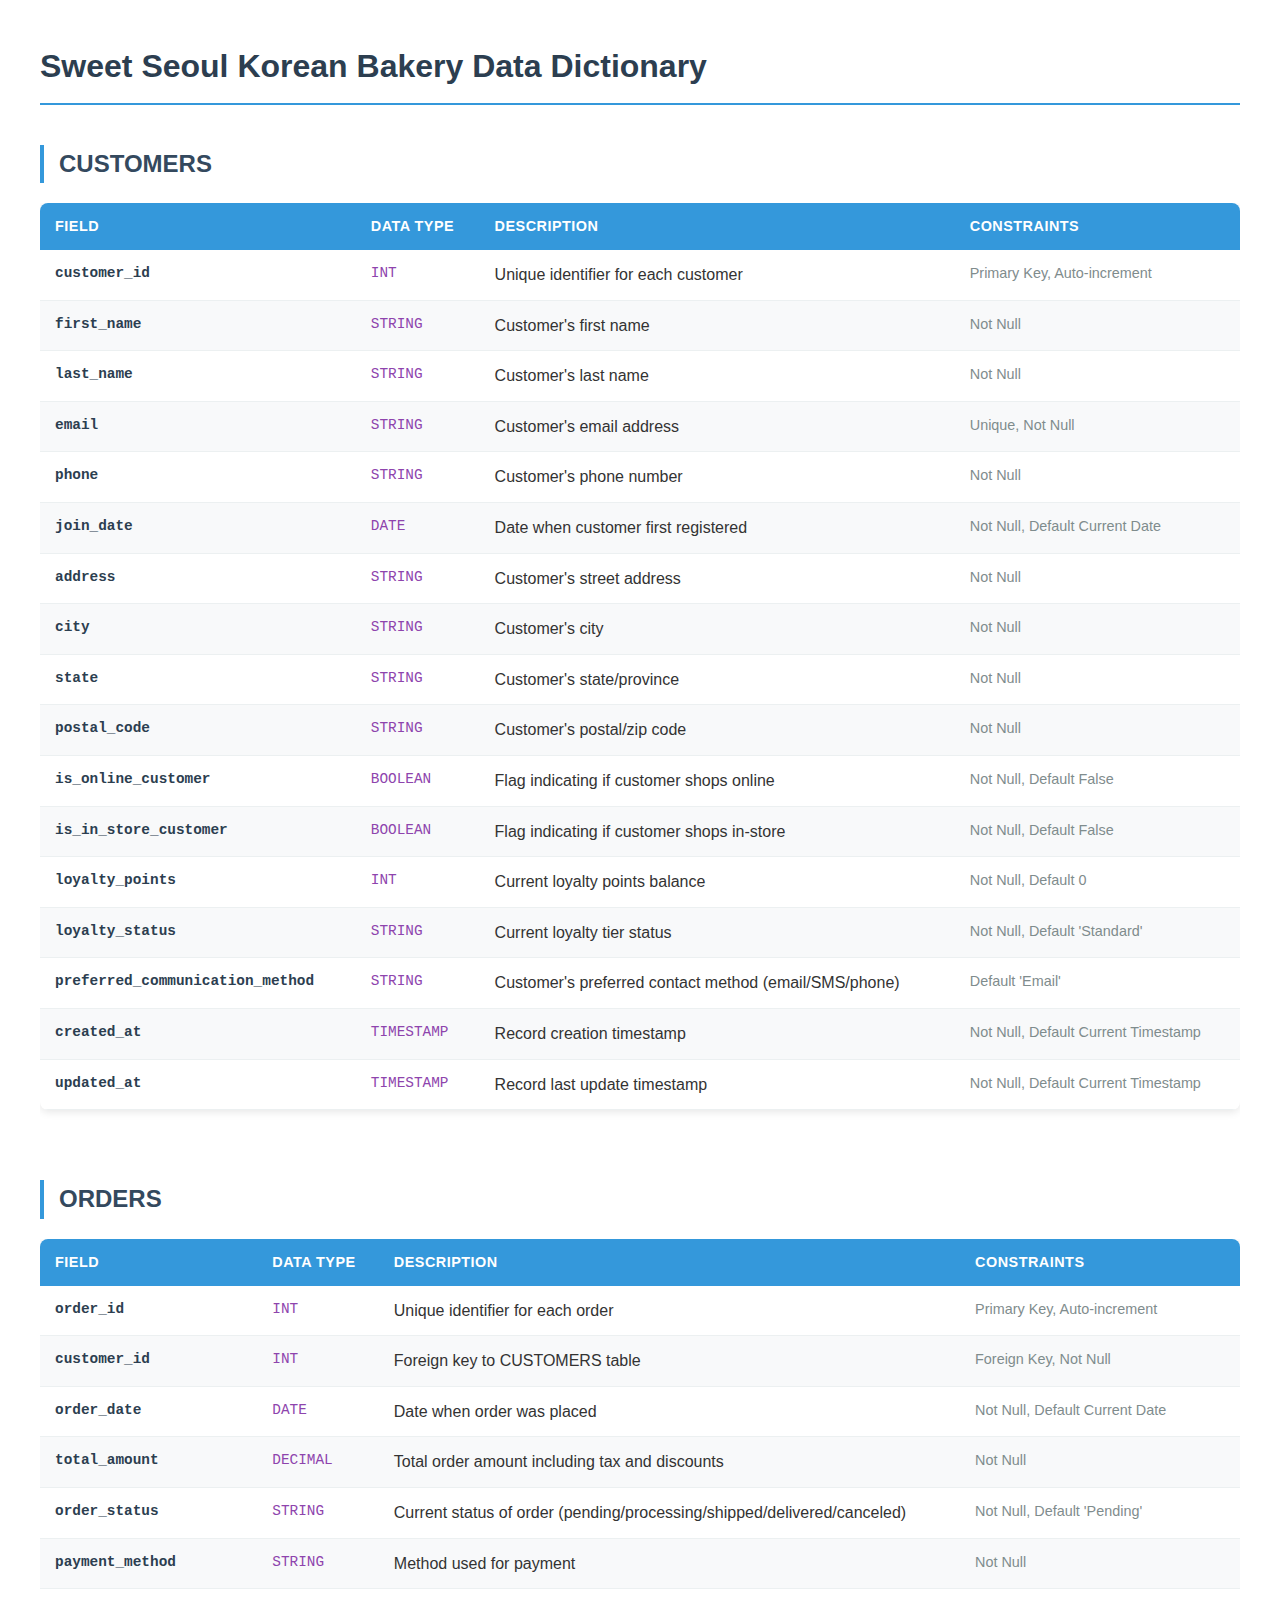
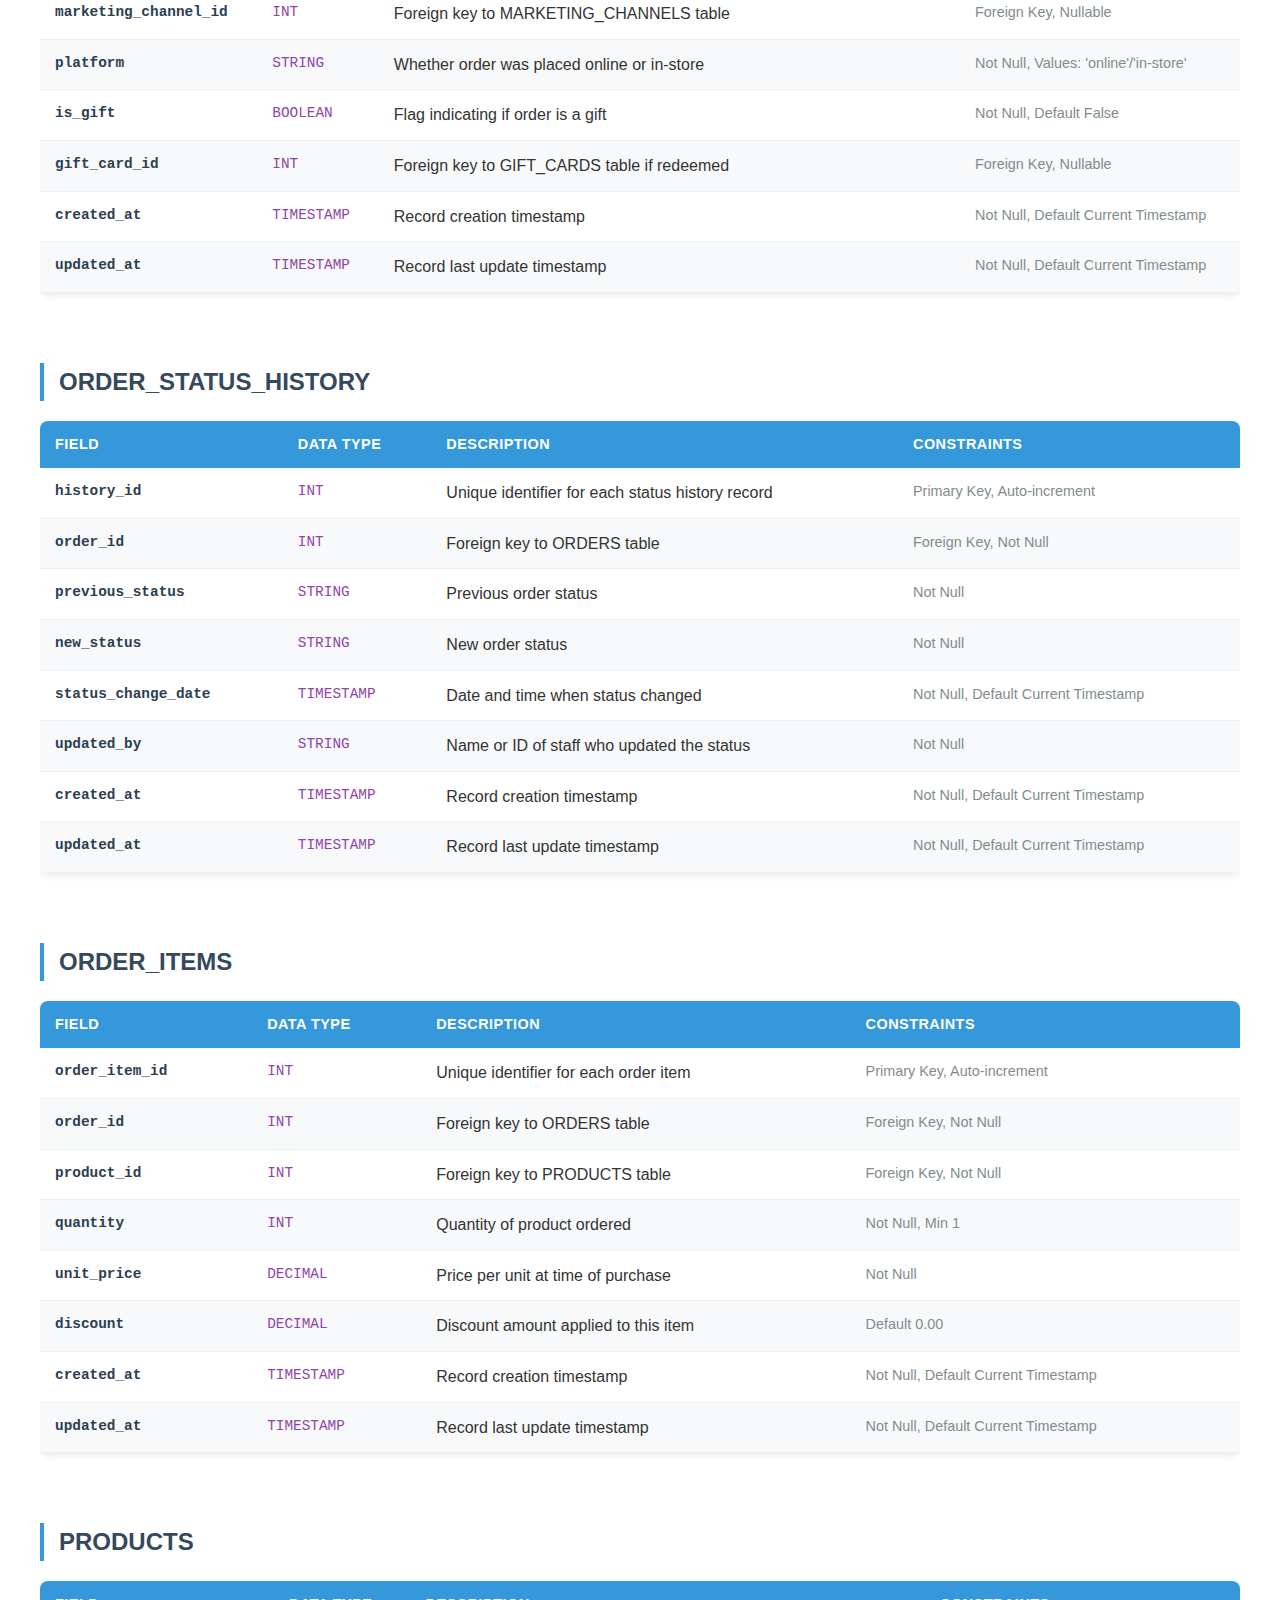
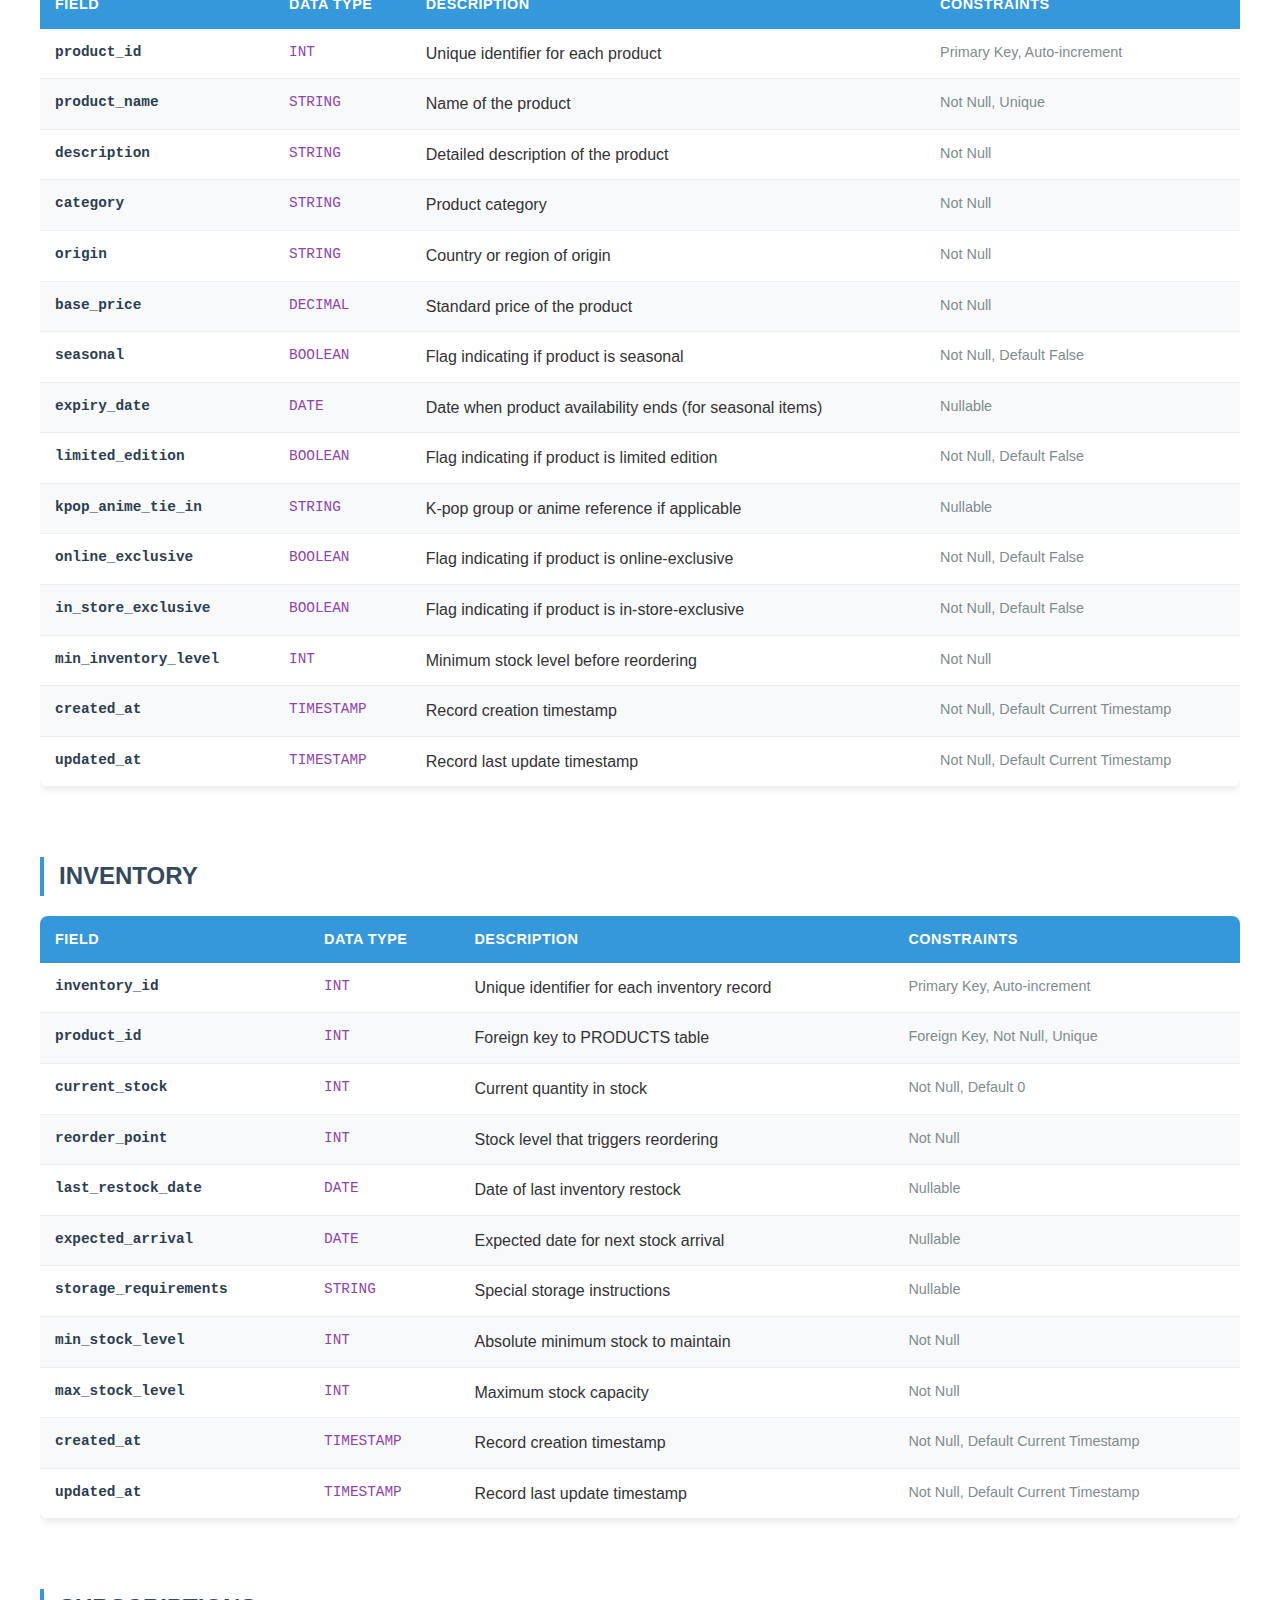
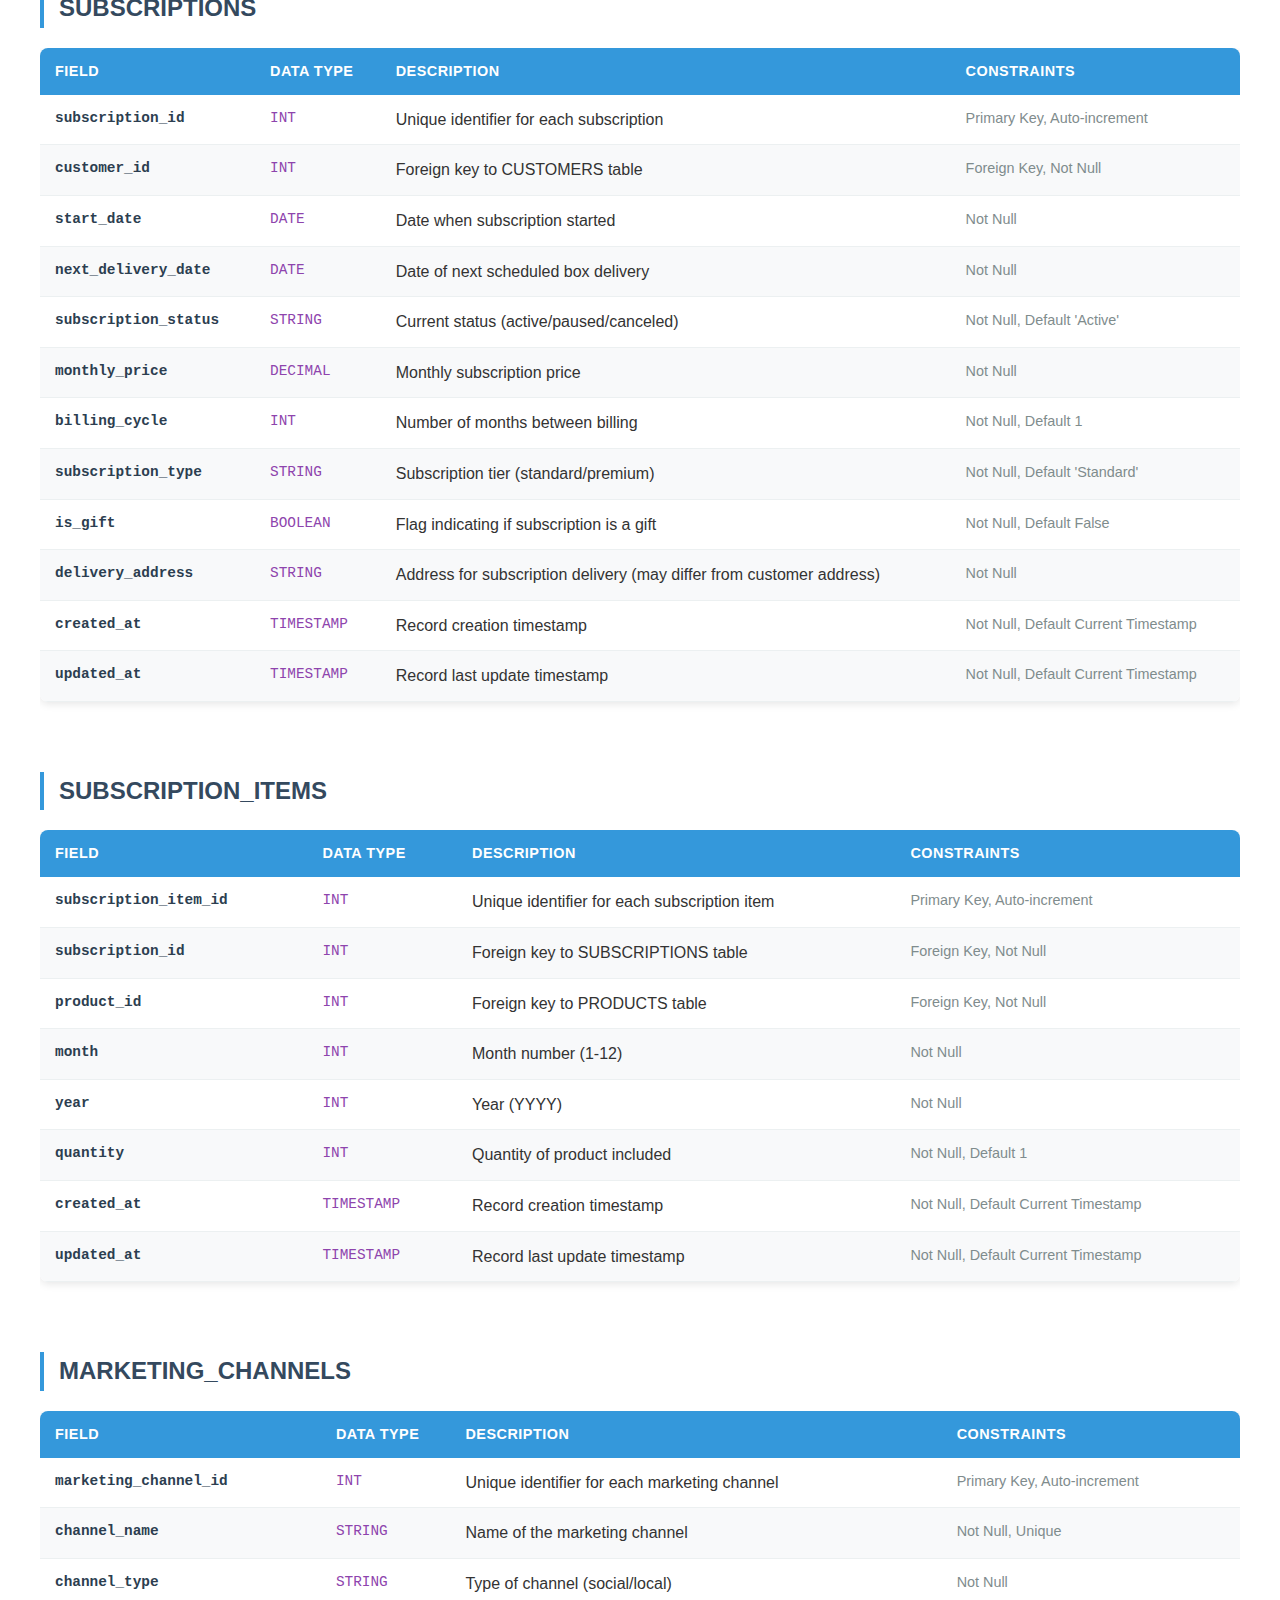
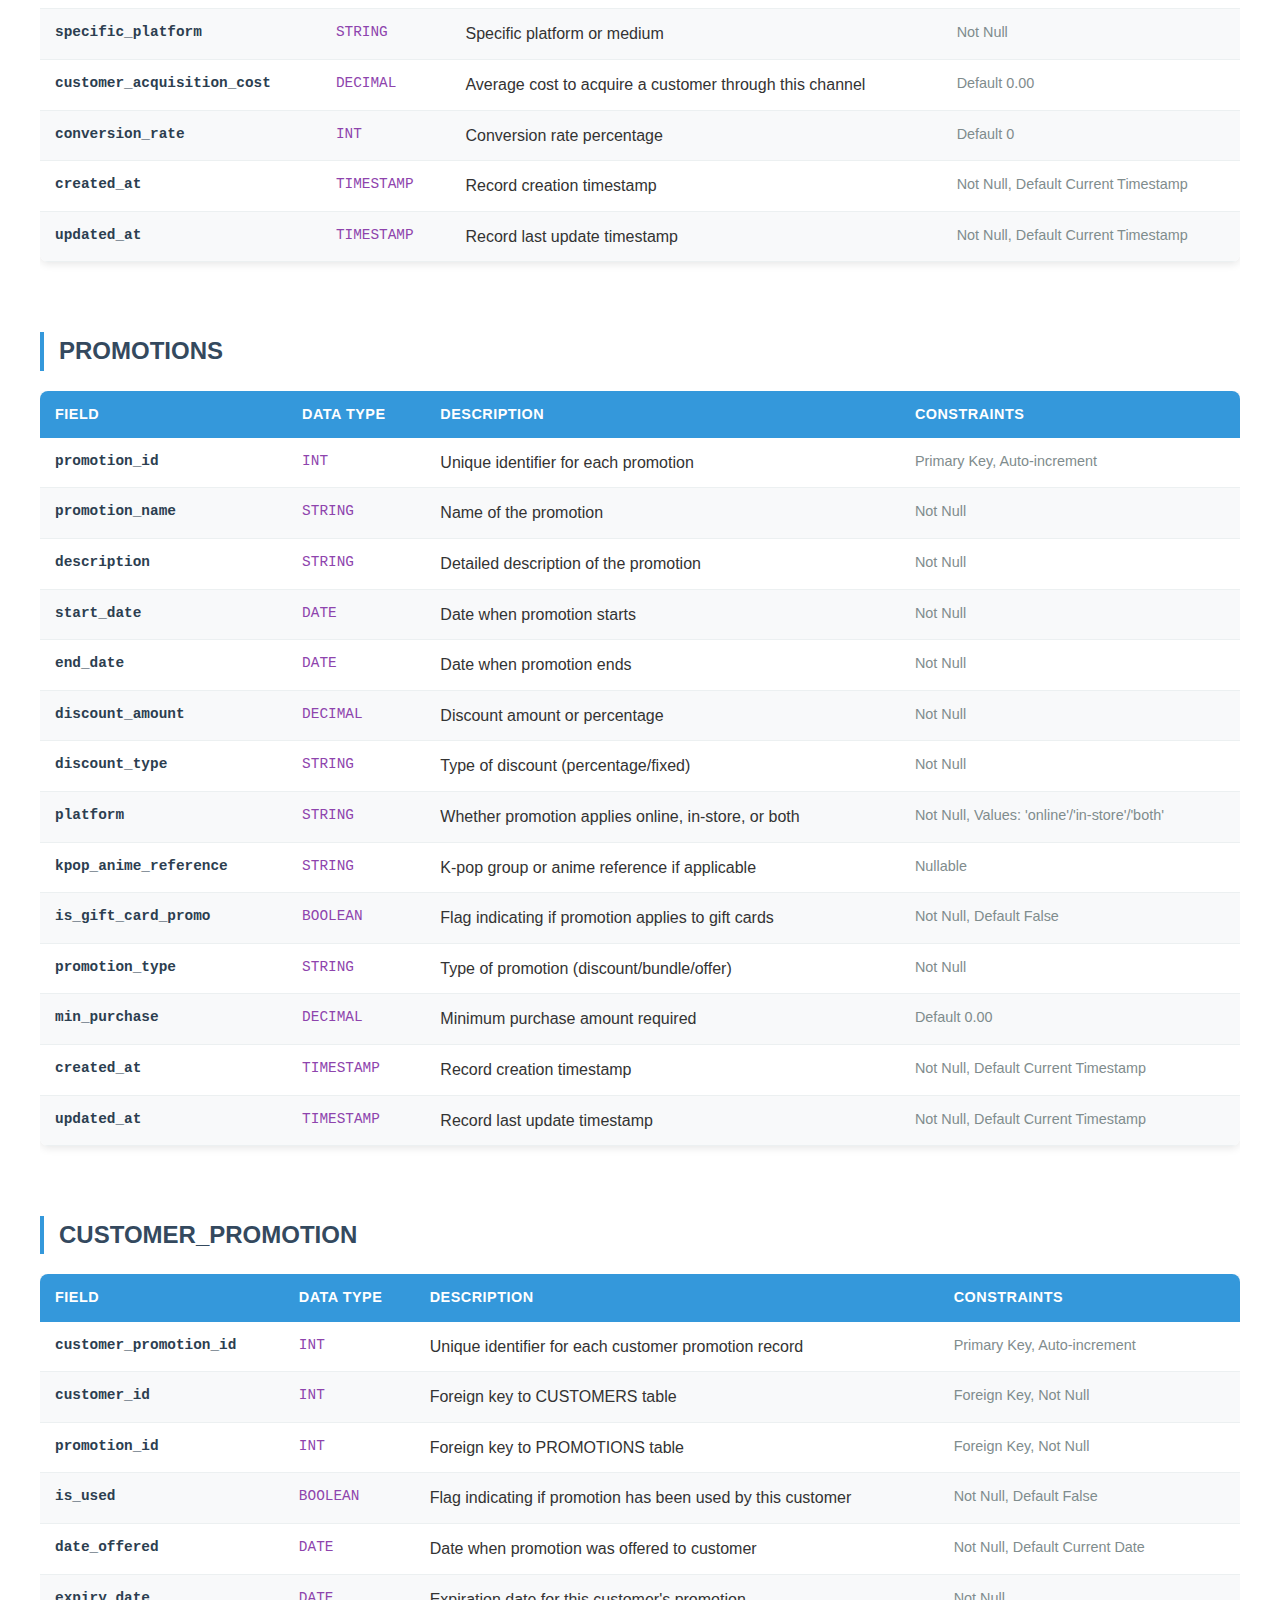
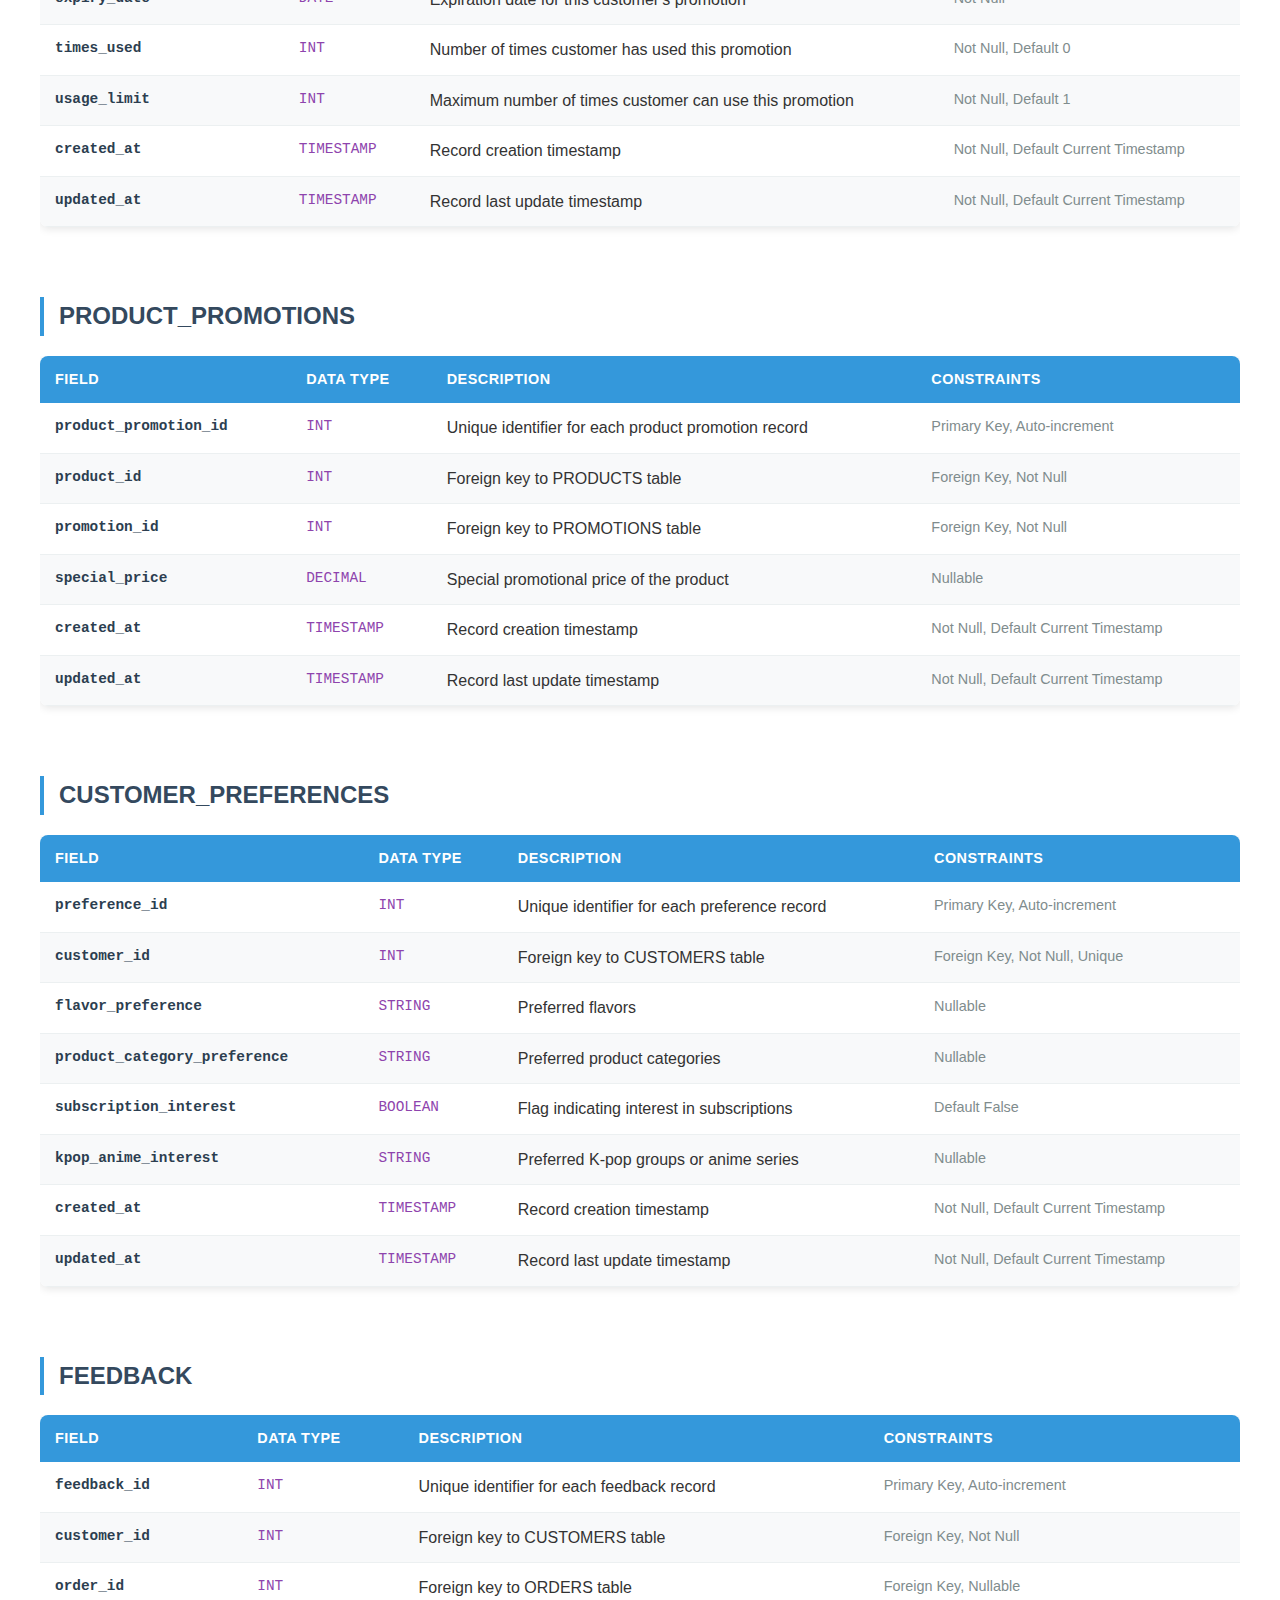
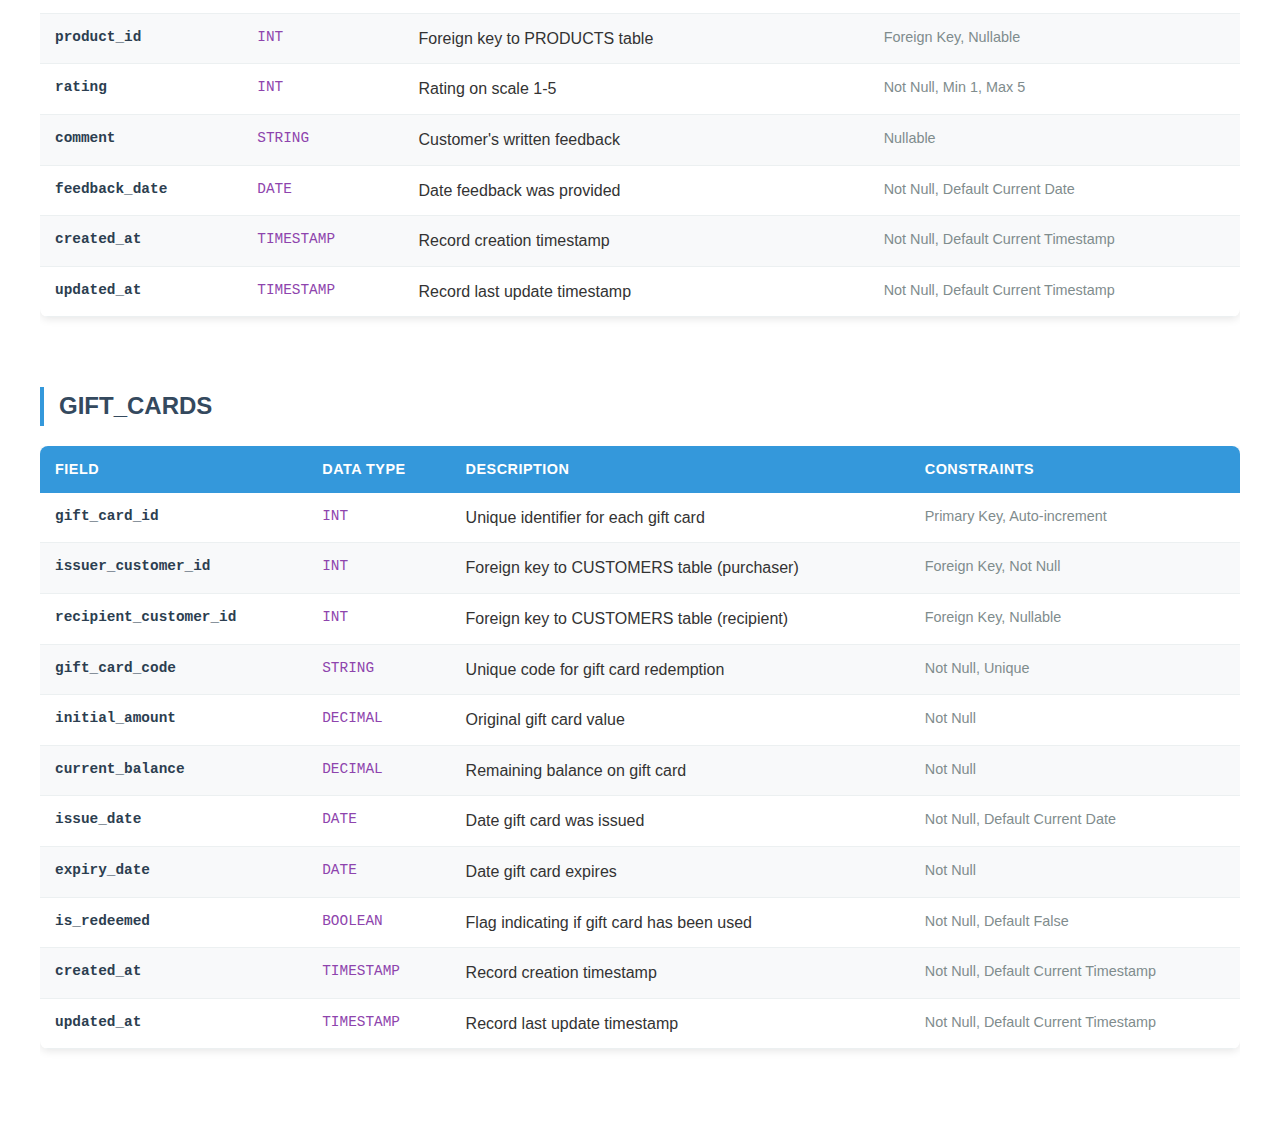
<file: data_dictionary.html>
<!DOCTYPE html>
<html lang="en">
<head>
    <meta charset="UTF-8">
    <meta name="viewport" content="width=device-width, initial-scale=1.0">
    <title>Sweet Seoul Korean Bakery Data Dictionary</title>
    <style>
        body {
            font-family: -apple-system, BlinkMacSystemFont, 'Segoe UI', 'Roboto', 'Oxygen', 'Ubuntu', 'Cantarell', sans-serif;
            line-height: 1.6;
            color: #333;
            max-width: 1200px;
            margin: 0 auto;
            padding: 20px;
            background-color: #fff;
        }
        
        h1 {
            color: #2c3e50;
            border-bottom: 2px solid #3498db;
            padding-bottom: 10px;
            margin-bottom: 30px;
        }
        
        h2 {
            color: #34495e;
            margin-top: 40px;
            margin-bottom: 20px;
            font-size: 1.5em;
            border-left: 4px solid #3498db;
            padding-left: 15px;
        }
        
        table {
            width: 100%;
            border-collapse: collapse;
            margin-bottom: 30px;
            box-shadow: 0 2px 8px rgba(0,0,0,0.1);
            border-radius: 8px;
            overflow: hidden;
        }
        
        th {
            background-color: #3498db;
            color: white;
            padding: 12px 15px;
            text-align: left;
            font-weight: 600;
            text-transform: uppercase;
            font-size: 0.9em;
            letter-spacing: 0.5px;
        }
        
        td {
            padding: 12px 15px;
            border-bottom: 1px solid #ecf0f1;
            vertical-align: top;
        }
        
        tr:nth-child(even) {
            background-color: #f8f9fa;
        }
        
        tr:hover {
            background-color: #e8f4f8;
            transition: background-color 0.3s ease;
        }
        
        td:first-child {
            font-weight: 600;
            color: #2c3e50;
            font-family: 'Courier New', monospace;
            font-size: 0.9em;
        }
        
        td:nth-child(2) {
            color: #8e44ad;
            font-weight: 500;
            font-family: 'Courier New', monospace;
            font-size: 0.9em;
        }
        
        td:nth-child(4) {
            font-size: 0.9em;
            color: #7f8c8d;
        }
        
        .table-container {
            overflow-x: auto;
            margin-bottom: 30px;
        }
        
        @media (max-width: 768px) {
            body {
                padding: 10px;
            }
            
            table {
                font-size: 0.8em;
            }
            
            th, td {
                padding: 8px 10px;
            }
        }
    </style>
</head>
<body>
    <h1>Sweet Seoul Korean Bakery Data Dictionary</h1>

    <h2>CUSTOMERS</h2>
    <div class="table-container">
        <table>
            <thead>
                <tr>
                    <th>Field</th>
                    <th>Data Type</th>
                    <th>Description</th>
                    <th>Constraints</th>
                </tr>
            </thead>
            <tbody>
                <tr><td>customer_id</td><td>INT</td><td>Unique identifier for each customer</td><td>Primary Key, Auto-increment</td></tr>
                <tr><td>first_name</td><td>STRING</td><td>Customer's first name</td><td>Not Null</td></tr>
                <tr><td>last_name</td><td>STRING</td><td>Customer's last name</td><td>Not Null</td></tr>
                <tr><td>email</td><td>STRING</td><td>Customer's email address</td><td>Unique, Not Null</td></tr>
                <tr><td>phone</td><td>STRING</td><td>Customer's phone number</td><td>Not Null</td></tr>
                <tr><td>join_date</td><td>DATE</td><td>Date when customer first registered</td><td>Not Null, Default Current Date</td></tr>
                <tr><td>address</td><td>STRING</td><td>Customer's street address</td><td>Not Null</td></tr>
                <tr><td>city</td><td>STRING</td><td>Customer's city</td><td>Not Null</td></tr>
                <tr><td>state</td><td>STRING</td><td>Customer's state/province</td><td>Not Null</td></tr>
                <tr><td>postal_code</td><td>STRING</td><td>Customer's postal/zip code</td><td>Not Null</td></tr>
                <tr><td>is_online_customer</td><td>BOOLEAN</td><td>Flag indicating if customer shops online</td><td>Not Null, Default False</td></tr>
                <tr><td>is_in_store_customer</td><td>BOOLEAN</td><td>Flag indicating if customer shops in-store</td><td>Not Null, Default False</td></tr>
                <tr><td>loyalty_points</td><td>INT</td><td>Current loyalty points balance</td><td>Not Null, Default 0</td></tr>
                <tr><td>loyalty_status</td><td>STRING</td><td>Current loyalty tier status</td><td>Not Null, Default 'Standard'</td></tr>
                <tr><td>preferred_communication_method</td><td>STRING</td><td>Customer's preferred contact method (email/SMS/phone)</td><td>Default 'Email'</td></tr>
                <tr><td>created_at</td><td>TIMESTAMP</td><td>Record creation timestamp</td><td>Not Null, Default Current Timestamp</td></tr>
                <tr><td>updated_at</td><td>TIMESTAMP</td><td>Record last update timestamp</td><td>Not Null, Default Current Timestamp</td></tr>
            </tbody>
        </table>
    </div>

    <h2>ORDERS</h2>
    <div class="table-container">
        <table>
            <thead>
                <tr>
                    <th>Field</th>
                    <th>Data Type</th>
                    <th>Description</th>
                    <th>Constraints</th>
                </tr>
            </thead>
            <tbody>
                <tr><td>order_id</td><td>INT</td><td>Unique identifier for each order</td><td>Primary Key, Auto-increment</td></tr>
                <tr><td>customer_id</td><td>INT</td><td>Foreign key to CUSTOMERS table</td><td>Foreign Key, Not Null</td></tr>
                <tr><td>order_date</td><td>DATE</td><td>Date when order was placed</td><td>Not Null, Default Current Date</td></tr>
                <tr><td>total_amount</td><td>DECIMAL</td><td>Total order amount including tax and discounts</td><td>Not Null</td></tr>
                <tr><td>order_status</td><td>STRING</td><td>Current status of order (pending/processing/shipped/delivered/canceled)</td><td>Not Null, Default 'Pending'</td></tr>
                <tr><td>payment_method</td><td>STRING</td><td>Method used for payment</td><td>Not Null</td></tr>
                <tr><td>marketing_channel_id</td><td>INT</td><td>Foreign key to MARKETING_CHANNELS table</td><td>Foreign Key, Nullable</td></tr>
                <tr><td>platform</td><td>STRING</td><td>Whether order was placed online or in-store</td><td>Not Null, Values: 'online'/'in-store'</td></tr>
                <tr><td>is_gift</td><td>BOOLEAN</td><td>Flag indicating if order is a gift</td><td>Not Null, Default False</td></tr>
                <tr><td>gift_card_id</td><td>INT</td><td>Foreign key to GIFT_CARDS table if redeemed</td><td>Foreign Key, Nullable</td></tr>
                <tr><td>created_at</td><td>TIMESTAMP</td><td>Record creation timestamp</td><td>Not Null, Default Current Timestamp</td></tr>
                <tr><td>updated_at</td><td>TIMESTAMP</td><td>Record last update timestamp</td><td>Not Null, Default Current Timestamp</td></tr>
            </tbody>
        </table>
    </div>

    <h2>ORDER_STATUS_HISTORY</h2>
    <div class="table-container">
        <table>
            <thead>
                <tr>
                    <th>Field</th>
                    <th>Data Type</th>
                    <th>Description</th>
                    <th>Constraints</th>
                </tr>
            </thead>
            <tbody>
                <tr><td>history_id</td><td>INT</td><td>Unique identifier for each status history record</td><td>Primary Key, Auto-increment</td></tr>
                <tr><td>order_id</td><td>INT</td><td>Foreign key to ORDERS table</td><td>Foreign Key, Not Null</td></tr>
                <tr><td>previous_status</td><td>STRING</td><td>Previous order status</td><td>Not Null</td></tr>
                <tr><td>new_status</td><td>STRING</td><td>New order status</td><td>Not Null</td></tr>
                <tr><td>status_change_date</td><td>TIMESTAMP</td><td>Date and time when status changed</td><td>Not Null, Default Current Timestamp</td></tr>
                <tr><td>updated_by</td><td>STRING</td><td>Name or ID of staff who updated the status</td><td>Not Null</td></tr>
                <tr><td>created_at</td><td>TIMESTAMP</td><td>Record creation timestamp</td><td>Not Null, Default Current Timestamp</td></tr>
                <tr><td>updated_at</td><td>TIMESTAMP</td><td>Record last update timestamp</td><td>Not Null, Default Current Timestamp</td></tr>
            </tbody>
        </table>
    </div>

    <h2>ORDER_ITEMS</h2>
    <div class="table-container">
        <table>
            <thead>
                <tr>
                    <th>Field</th>
                    <th>Data Type</th>
                    <th>Description</th>
                    <th>Constraints</th>
                </tr>
            </thead>
            <tbody>
                <tr><td>order_item_id</td><td>INT</td><td>Unique identifier for each order item</td><td>Primary Key, Auto-increment</td></tr>
                <tr><td>order_id</td><td>INT</td><td>Foreign key to ORDERS table</td><td>Foreign Key, Not Null</td></tr>
                <tr><td>product_id</td><td>INT</td><td>Foreign key to PRODUCTS table</td><td>Foreign Key, Not Null</td></tr>
                <tr><td>quantity</td><td>INT</td><td>Quantity of product ordered</td><td>Not Null, Min 1</td></tr>
                <tr><td>unit_price</td><td>DECIMAL</td><td>Price per unit at time of purchase</td><td>Not Null</td></tr>
                <tr><td>discount</td><td>DECIMAL</td><td>Discount amount applied to this item</td><td>Default 0.00</td></tr>
                <tr><td>created_at</td><td>TIMESTAMP</td><td>Record creation timestamp</td><td>Not Null, Default Current Timestamp</td></tr>
                <tr><td>updated_at</td><td>TIMESTAMP</td><td>Record last update timestamp</td><td>Not Null, Default Current Timestamp</td></tr>
            </tbody>
        </table>
    </div>

    <h2>PRODUCTS</h2>
    <div class="table-container">
        <table>
            <thead>
                <tr>
                    <th>Field</th>
                    <th>Data Type</th>
                    <th>Description</th>
                    <th>Constraints</th>
                </tr>
            </thead>
            <tbody>
                <tr><td>product_id</td><td>INT</td><td>Unique identifier for each product</td><td>Primary Key, Auto-increment</td></tr>
                <tr><td>product_name</td><td>STRING</td><td>Name of the product</td><td>Not Null, Unique</td></tr>
                <tr><td>description</td><td>STRING</td><td>Detailed description of the product</td><td>Not Null</td></tr>
                <tr><td>category</td><td>STRING</td><td>Product category</td><td>Not Null</td></tr>
                <tr><td>origin</td><td>STRING</td><td>Country or region of origin</td><td>Not Null</td></tr>
                <tr><td>base_price</td><td>DECIMAL</td><td>Standard price of the product</td><td>Not Null</td></tr>
                <tr><td>seasonal</td><td>BOOLEAN</td><td>Flag indicating if product is seasonal</td><td>Not Null, Default False</td></tr>
                <tr><td>expiry_date</td><td>DATE</td><td>Date when product availability ends (for seasonal items)</td><td>Nullable</td></tr>
                <tr><td>limited_edition</td><td>BOOLEAN</td><td>Flag indicating if product is limited edition</td><td>Not Null, Default False</td></tr>
                <tr><td>kpop_anime_tie_in</td><td>STRING</td><td>K-pop group or anime reference if applicable</td><td>Nullable</td></tr>
                <tr><td>online_exclusive</td><td>BOOLEAN</td><td>Flag indicating if product is online-exclusive</td><td>Not Null, Default False</td></tr>
                <tr><td>in_store_exclusive</td><td>BOOLEAN</td><td>Flag indicating if product is in-store-exclusive</td><td>Not Null, Default False</td></tr>
                <tr><td>min_inventory_level</td><td>INT</td><td>Minimum stock level before reordering</td><td>Not Null</td></tr>
                <tr><td>created_at</td><td>TIMESTAMP</td><td>Record creation timestamp</td><td>Not Null, Default Current Timestamp</td></tr>
                <tr><td>updated_at</td><td>TIMESTAMP</td><td>Record last update timestamp</td><td>Not Null, Default Current Timestamp</td></tr>
            </tbody>
        </table>
    </div>

    <h2>INVENTORY</h2>
    <div class="table-container">
        <table>
            <thead>
                <tr>
                    <th>Field</th>
                    <th>Data Type</th>
                    <th>Description</th>
                    <th>Constraints</th>
                </tr>
            </thead>
            <tbody>
                <tr><td>inventory_id</td><td>INT</td><td>Unique identifier for each inventory record</td><td>Primary Key, Auto-increment</td></tr>
                <tr><td>product_id</td><td>INT</td><td>Foreign key to PRODUCTS table</td><td>Foreign Key, Not Null, Unique</td></tr>
                <tr><td>current_stock</td><td>INT</td><td>Current quantity in stock</td><td>Not Null, Default 0</td></tr>
                <tr><td>reorder_point</td><td>INT</td><td>Stock level that triggers reordering</td><td>Not Null</td></tr>
                <tr><td>last_restock_date</td><td>DATE</td><td>Date of last inventory restock</td><td>Nullable</td></tr>
                <tr><td>expected_arrival</td><td>DATE</td><td>Expected date for next stock arrival</td><td>Nullable</td></tr>
                <tr><td>storage_requirements</td><td>STRING</td><td>Special storage instructions</td><td>Nullable</td></tr>
                <tr><td>min_stock_level</td><td>INT</td><td>Absolute minimum stock to maintain</td><td>Not Null</td></tr>
                <tr><td>max_stock_level</td><td>INT</td><td>Maximum stock capacity</td><td>Not Null</td></tr>
                <tr><td>created_at</td><td>TIMESTAMP</td><td>Record creation timestamp</td><td>Not Null, Default Current Timestamp</td></tr>
                <tr><td>updated_at</td><td>TIMESTAMP</td><td>Record last update timestamp</td><td>Not Null, Default Current Timestamp</td></tr>
            </tbody>
        </table>
    </div>

    <h2>SUBSCRIPTIONS</h2>
    <div class="table-container">
        <table>
            <thead>
                <tr>
                    <th>Field</th>
                    <th>Data Type</th>
                    <th>Description</th>
                    <th>Constraints</th>
                </tr>
            </thead>
            <tbody>
                <tr><td>subscription_id</td><td>INT</td><td>Unique identifier for each subscription</td><td>Primary Key, Auto-increment</td></tr>
                <tr><td>customer_id</td><td>INT</td><td>Foreign key to CUSTOMERS table</td><td>Foreign Key, Not Null</td></tr>
                <tr><td>start_date</td><td>DATE</td><td>Date when subscription started</td><td>Not Null</td></tr>
                <tr><td>next_delivery_date</td><td>DATE</td><td>Date of next scheduled box delivery</td><td>Not Null</td></tr>
                <tr><td>subscription_status</td><td>STRING</td><td>Current status (active/paused/canceled)</td><td>Not Null, Default 'Active'</td></tr>
                <tr><td>monthly_price</td><td>DECIMAL</td><td>Monthly subscription price</td><td>Not Null</td></tr>
                <tr><td>billing_cycle</td><td>INT</td><td>Number of months between billing</td><td>Not Null, Default 1</td></tr>
                <tr><td>subscription_type</td><td>STRING</td><td>Subscription tier (standard/premium)</td><td>Not Null, Default 'Standard'</td></tr>
                <tr><td>is_gift</td><td>BOOLEAN</td><td>Flag indicating if subscription is a gift</td><td>Not Null, Default False</td></tr>
                <tr><td>delivery_address</td><td>STRING</td><td>Address for subscription delivery (may differ from customer address)</td><td>Not Null</td></tr>
                <tr><td>created_at</td><td>TIMESTAMP</td><td>Record creation timestamp</td><td>Not Null, Default Current Timestamp</td></tr>
                <tr><td>updated_at</td><td>TIMESTAMP</td><td>Record last update timestamp</td><td>Not Null, Default Current Timestamp</td></tr>
            </tbody>
        </table>
    </div>

    <h2>SUBSCRIPTION_ITEMS</h2>
    <div class="table-container">
        <table>
            <thead>
                <tr>
                    <th>Field</th>
                    <th>Data Type</th>
                    <th>Description</th>
                    <th>Constraints</th>
                </tr>
            </thead>
            <tbody>
                <tr><td>subscription_item_id</td><td>INT</td><td>Unique identifier for each subscription item</td><td>Primary Key, Auto-increment</td></tr>
                <tr><td>subscription_id</td><td>INT</td><td>Foreign key to SUBSCRIPTIONS table</td><td>Foreign Key, Not Null</td></tr>
                <tr><td>product_id</td><td>INT</td><td>Foreign key to PRODUCTS table</td><td>Foreign Key, Not Null</td></tr>
                <tr><td>month</td><td>INT</td><td>Month number (1-12)</td><td>Not Null</td></tr>
                <tr><td>year</td><td>INT</td><td>Year (YYYY)</td><td>Not Null</td></tr>
                <tr><td>quantity</td><td>INT</td><td>Quantity of product included</td><td>Not Null, Default 1</td></tr>
                <tr><td>created_at</td><td>TIMESTAMP</td><td>Record creation timestamp</td><td>Not Null, Default Current Timestamp</td></tr>
                <tr><td>updated_at</td><td>TIMESTAMP</td><td>Record last update timestamp</td><td>Not Null, Default Current Timestamp</td></tr>
            </tbody>
        </table>
    </div>

    <h2>MARKETING_CHANNELS</h2>
    <div class="table-container">
        <table>
            <thead>
                <tr>
                    <th>Field</th>
                    <th>Data Type</th>
                    <th>Description</th>
                    <th>Constraints</th>
                </tr>
            </thead>
            <tbody>
                <tr><td>marketing_channel_id</td><td>INT</td><td>Unique identifier for each marketing channel</td><td>Primary Key, Auto-increment</td></tr>
                <tr><td>channel_name</td><td>STRING</td><td>Name of the marketing channel</td><td>Not Null, Unique</td></tr>
                <tr><td>channel_type</td><td>STRING</td><td>Type of channel (social/local)</td><td>Not Null</td></tr>
                <tr><td>specific_platform</td><td>STRING</td><td>Specific platform or medium</td><td>Not Null</td></tr>
                <tr><td>customer_acquisition_cost</td><td>DECIMAL</td><td>Average cost to acquire a customer through this channel</td><td>Default 0.00</td></tr>
                <tr><td>conversion_rate</td><td>INT</td><td>Conversion rate percentage</td><td>Default 0</td></tr>
                <tr><td>created_at</td><td>TIMESTAMP</td><td>Record creation timestamp</td><td>Not Null, Default Current Timestamp</td></tr>
                <tr><td>updated_at</td><td>TIMESTAMP</td><td>Record last update timestamp</td><td>Not Null, Default Current Timestamp</td></tr>
            </tbody>
        </table>
    </div>

    <h2>PROMOTIONS</h2>
    <div class="table-container">
        <table>
            <thead>
                <tr>
                    <th>Field</th>
                    <th>Data Type</th>
                    <th>Description</th>
                    <th>Constraints</th>
                </tr>
            </thead>
            <tbody>
                <tr><td>promotion_id</td><td>INT</td><td>Unique identifier for each promotion</td><td>Primary Key, Auto-increment</td></tr>
                <tr><td>promotion_name</td><td>STRING</td><td>Name of the promotion</td><td>Not Null</td></tr>
                <tr><td>description</td><td>STRING</td><td>Detailed description of the promotion</td><td>Not Null</td></tr>
                <tr><td>start_date</td><td>DATE</td><td>Date when promotion starts</td><td>Not Null</td></tr>
                <tr><td>end_date</td><td>DATE</td><td>Date when promotion ends</td><td>Not Null</td></tr>
                <tr><td>discount_amount</td><td>DECIMAL</td><td>Discount amount or percentage</td><td>Not Null</td></tr>
                <tr><td>discount_type</td><td>STRING</td><td>Type of discount (percentage/fixed)</td><td>Not Null</td></tr>
                <tr><td>platform</td><td>STRING</td><td>Whether promotion applies online, in-store, or both</td><td>Not Null, Values: 'online'/'in-store'/'both'</td></tr>
                <tr><td>kpop_anime_reference</td><td>STRING</td><td>K-pop group or anime reference if applicable</td><td>Nullable</td></tr>
                <tr><td>is_gift_card_promo</td><td>BOOLEAN</td><td>Flag indicating if promotion applies to gift cards</td><td>Not Null, Default False</td></tr>
                <tr><td>promotion_type</td><td>STRING</td><td>Type of promotion (discount/bundle/offer)</td><td>Not Null</td></tr>
                <tr><td>min_purchase</td><td>DECIMAL</td><td>Minimum purchase amount required</td><td>Default 0.00</td></tr>
                <tr><td>created_at</td><td>TIMESTAMP</td><td>Record creation timestamp</td><td>Not Null, Default Current Timestamp</td></tr>
                <tr><td>updated_at</td><td>TIMESTAMP</td><td>Record last update timestamp</td><td>Not Null, Default Current Timestamp</td></tr>
            </tbody>
        </table>
    </div>

    <h2>CUSTOMER_PROMOTION</h2>
    <div class="table-container">
        <table>
            <thead>
                <tr>
                    <th>Field</th>
                    <th>Data Type</th>
                    <th>Description</th>
                    <th>Constraints</th>
                </tr>
            </thead>
            <tbody>
                <tr><td>customer_promotion_id</td><td>INT</td><td>Unique identifier for each customer promotion record</td><td>Primary Key, Auto-increment</td></tr>
                <tr><td>customer_id</td><td>INT</td><td>Foreign key to CUSTOMERS table</td><td>Foreign Key, Not Null</td></tr>
                <tr><td>promotion_id</td><td>INT</td><td>Foreign key to PROMOTIONS table</td><td>Foreign Key, Not Null</td></tr>
                <tr><td>is_used</td><td>BOOLEAN</td><td>Flag indicating if promotion has been used by this customer</td><td>Not Null, Default False</td></tr>
                <tr><td>date_offered</td><td>DATE</td><td>Date when promotion was offered to customer</td><td>Not Null, Default Current Date</td></tr>
                <tr><td>expiry_date</td><td>DATE</td><td>Expiration date for this customer's promotion</td><td>Not Null</td></tr>
                <tr><td>times_used</td><td>INT</td><td>Number of times customer has used this promotion</td><td>Not Null, Default 0</td></tr>
                <tr><td>usage_limit</td><td>INT</td><td>Maximum number of times customer can use this promotion</td><td>Not Null, Default 1</td></tr>
                <tr><td>created_at</td><td>TIMESTAMP</td><td>Record creation timestamp</td><td>Not Null, Default Current Timestamp</td></tr>
                <tr><td>updated_at</td><td>TIMESTAMP</td><td>Record last update timestamp</td><td>Not Null, Default Current Timestamp</td></tr>
            </tbody>
        </table>
    </div>

    <h2>PRODUCT_PROMOTIONS</h2>
    <div class="table-container">
        <table>
            <thead>
                <tr>
                    <th>Field</th>
                    <th>Data Type</th>
                    <th>Description</th>
                    <th>Constraints</th>
                </tr>
            </thead>
            <tbody>
                <tr><td>product_promotion_id</td><td>INT</td><td>Unique identifier for each product promotion record</td><td>Primary Key, Auto-increment</td></tr>
                <tr><td>product_id</td><td>INT</td><td>Foreign key to PRODUCTS table</td><td>Foreign Key, Not Null</td></tr>
                <tr><td>promotion_id</td><td>INT</td><td>Foreign key to PROMOTIONS table</td><td>Foreign Key, Not Null</td></tr>
                <tr><td>special_price</td><td>DECIMAL</td><td>Special promotional price of the product</td><td>Nullable</td></tr>
                <tr><td>created_at</td><td>TIMESTAMP</td><td>Record creation timestamp</td><td>Not Null, Default Current Timestamp</td></tr>
                <tr><td>updated_at</td><td>TIMESTAMP</td><td>Record last update timestamp</td><td>Not Null, Default Current Timestamp</td></tr>
            </tbody>
        </table>
    </div>

    <h2>CUSTOMER_PREFERENCES</h2>
    <div class="table-container">
        <table>
            <thead>
                <tr>
                    <th>Field</th>
                    <th>Data Type</th>
                    <th>Description</th>
                    <th>Constraints</th>
                </tr>
            </thead>
            <tbody>
                <tr><td>preference_id</td><td>INT</td><td>Unique identifier for each preference record</td><td>Primary Key, Auto-increment</td></tr>
                <tr><td>customer_id</td><td>INT</td><td>Foreign key to CUSTOMERS table</td><td>Foreign Key, Not Null, Unique</td></tr>
                <tr><td>flavor_preference</td><td>STRING</td><td>Preferred flavors</td><td>Nullable</td></tr>
                <tr><td>product_category_preference</td><td>STRING</td><td>Preferred product categories</td><td>Nullable</td></tr>
                <tr><td>subscription_interest</td><td>BOOLEAN</td><td>Flag indicating interest in subscriptions</td><td>Default False</td></tr>
                <tr><td>kpop_anime_interest</td><td>STRING</td><td>Preferred K-pop groups or anime series</td><td>Nullable</td></tr>
                <tr><td>created_at</td><td>TIMESTAMP</td><td>Record creation timestamp</td><td>Not Null, Default Current Timestamp</td></tr>
                <tr><td>updated_at</td><td>TIMESTAMP</td><td>Record last update timestamp</td><td>Not Null, Default Current Timestamp</td></tr>
            </tbody>
        </table>
    </div>

    <h2>FEEDBACK</h2>
    <div class="table-container">
        <table>
            <thead>
                <tr>
                    <th>Field</th>
                    <th>Data Type</th>
                    <th>Description</th>
                    <th>Constraints</th>
                </tr>
            </thead>
            <tbody>
                <tr><td>feedback_id</td><td>INT</td><td>Unique identifier for each feedback record</td><td>Primary Key, Auto-increment</td></tr>
                <tr><td>customer_id</td><td>INT</td><td>Foreign key to CUSTOMERS table</td><td>Foreign Key, Not Null</td></tr>
                <tr><td>order_id</td><td>INT</td><td>Foreign key to ORDERS table</td><td>Foreign Key, Nullable</td></tr>
                <tr><td>product_id</td><td>INT</td><td>Foreign key to PRODUCTS table</td><td>Foreign Key, Nullable</td></tr>
                <tr><td>rating</td><td>INT</td><td>Rating on scale 1-5</td><td>Not Null, Min 1, Max 5</td></tr>
                <tr><td>comment</td><td>STRING</td><td>Customer's written feedback</td><td>Nullable</td></tr>
                <tr><td>feedback_date</td><td>DATE</td><td>Date feedback was provided</td><td>Not Null, Default Current Date</td></tr>
                <tr><td>created_at</td><td>TIMESTAMP</td><td>Record creation timestamp</td><td>Not Null, Default Current Timestamp</td></tr>
                <tr><td>updated_at</td><td>TIMESTAMP</td><td>Record last update timestamp</td><td>Not Null, Default Current Timestamp</td></tr>
            </tbody>
        </table>
    </div>

    <h2>GIFT_CARDS</h2>
    <div class="table-container">
        <table>
            <thead>
                <tr>
                    <th>Field</th>
                    <th>Data Type</th>
                    <th>Description</th>
                    <th>Constraints</th>
                </tr>
            </thead>
            <tbody>
                <tr><td>gift_card_id</td><td>INT</td><td>Unique identifier for each gift card</td><td>Primary Key, Auto-increment</td></tr>
                <tr><td>issuer_customer_id</td><td>INT</td><td>Foreign key to CUSTOMERS table (purchaser)</td><td>Foreign Key, Not Null</td></tr>
                <tr><td>recipient_customer_id</td><td>INT</td><td>Foreign key to CUSTOMERS table (recipient)</td><td>Foreign Key, Nullable</td></tr>
                <tr><td>gift_card_code</td><td>STRING</td><td>Unique code for gift card redemption</td><td>Not Null, Unique</td></tr>
                <tr><td>initial_amount</td><td>DECIMAL</td><td>Original gift card value</td><td>Not Null</td></tr>
                <tr><td>current_balance</td><td>DECIMAL</td><td>Remaining balance on gift card</td><td>Not Null</td></tr>
                <tr><td>issue_date</td><td>DATE</td><td>Date gift card was issued</td><td>Not Null, Default Current Date</td></tr>
                <tr><td>expiry_date</td><td>DATE</td><td>Date gift card expires</td><td>Not Null</td></tr>
                <tr><td>is_redeemed</td><td>BOOLEAN</td><td>Flag indicating if gift card has been used</td><td>Not Null, Default False</td></tr>
                <tr><td>created_at</td><td>TIMESTAMP</td><td>Record creation timestamp</td><td>Not Null, Default Current Timestamp</td></tr>
                <tr><td>updated_at</td><td>TIMESTAMP</td><td>Record last update timestamp</td><td>Not Null, Default Current Timestamp</td></tr>
            </tbody>
        </table>
    </div>

</body>
</html>
</file>
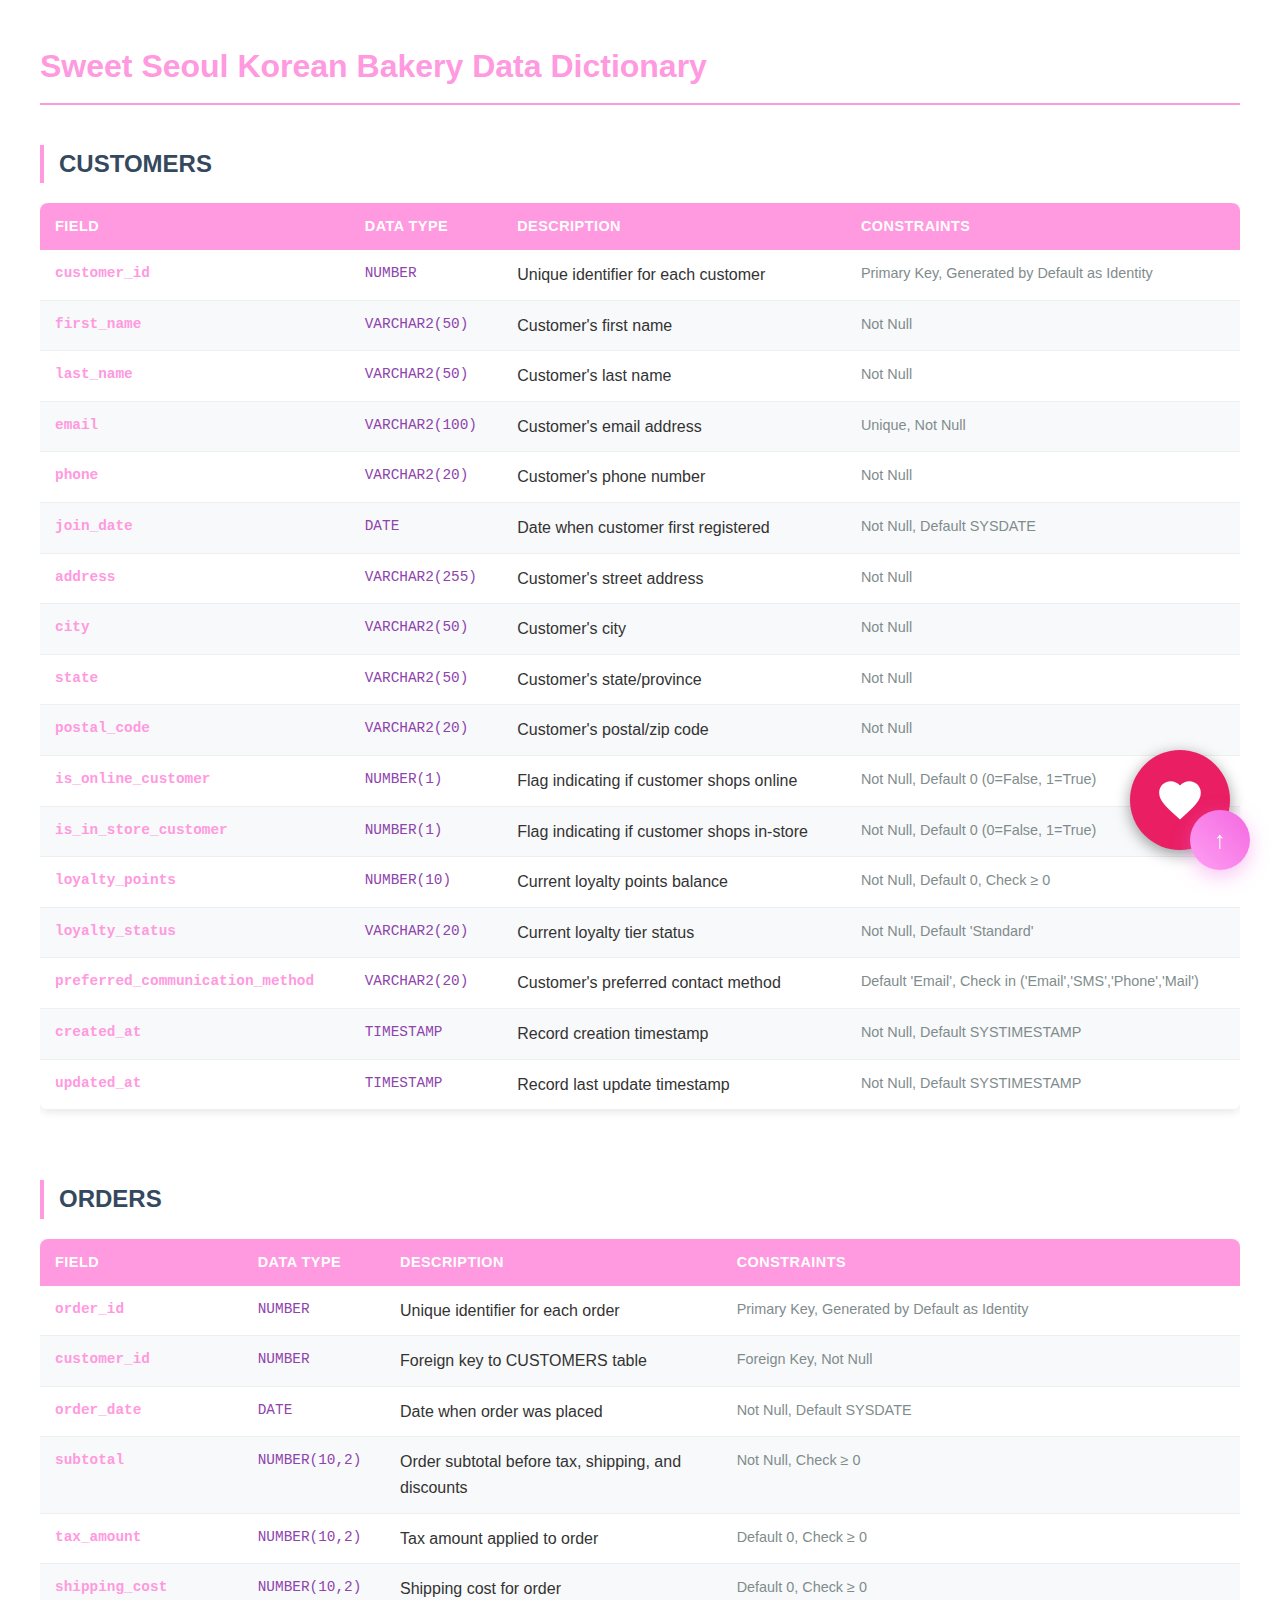
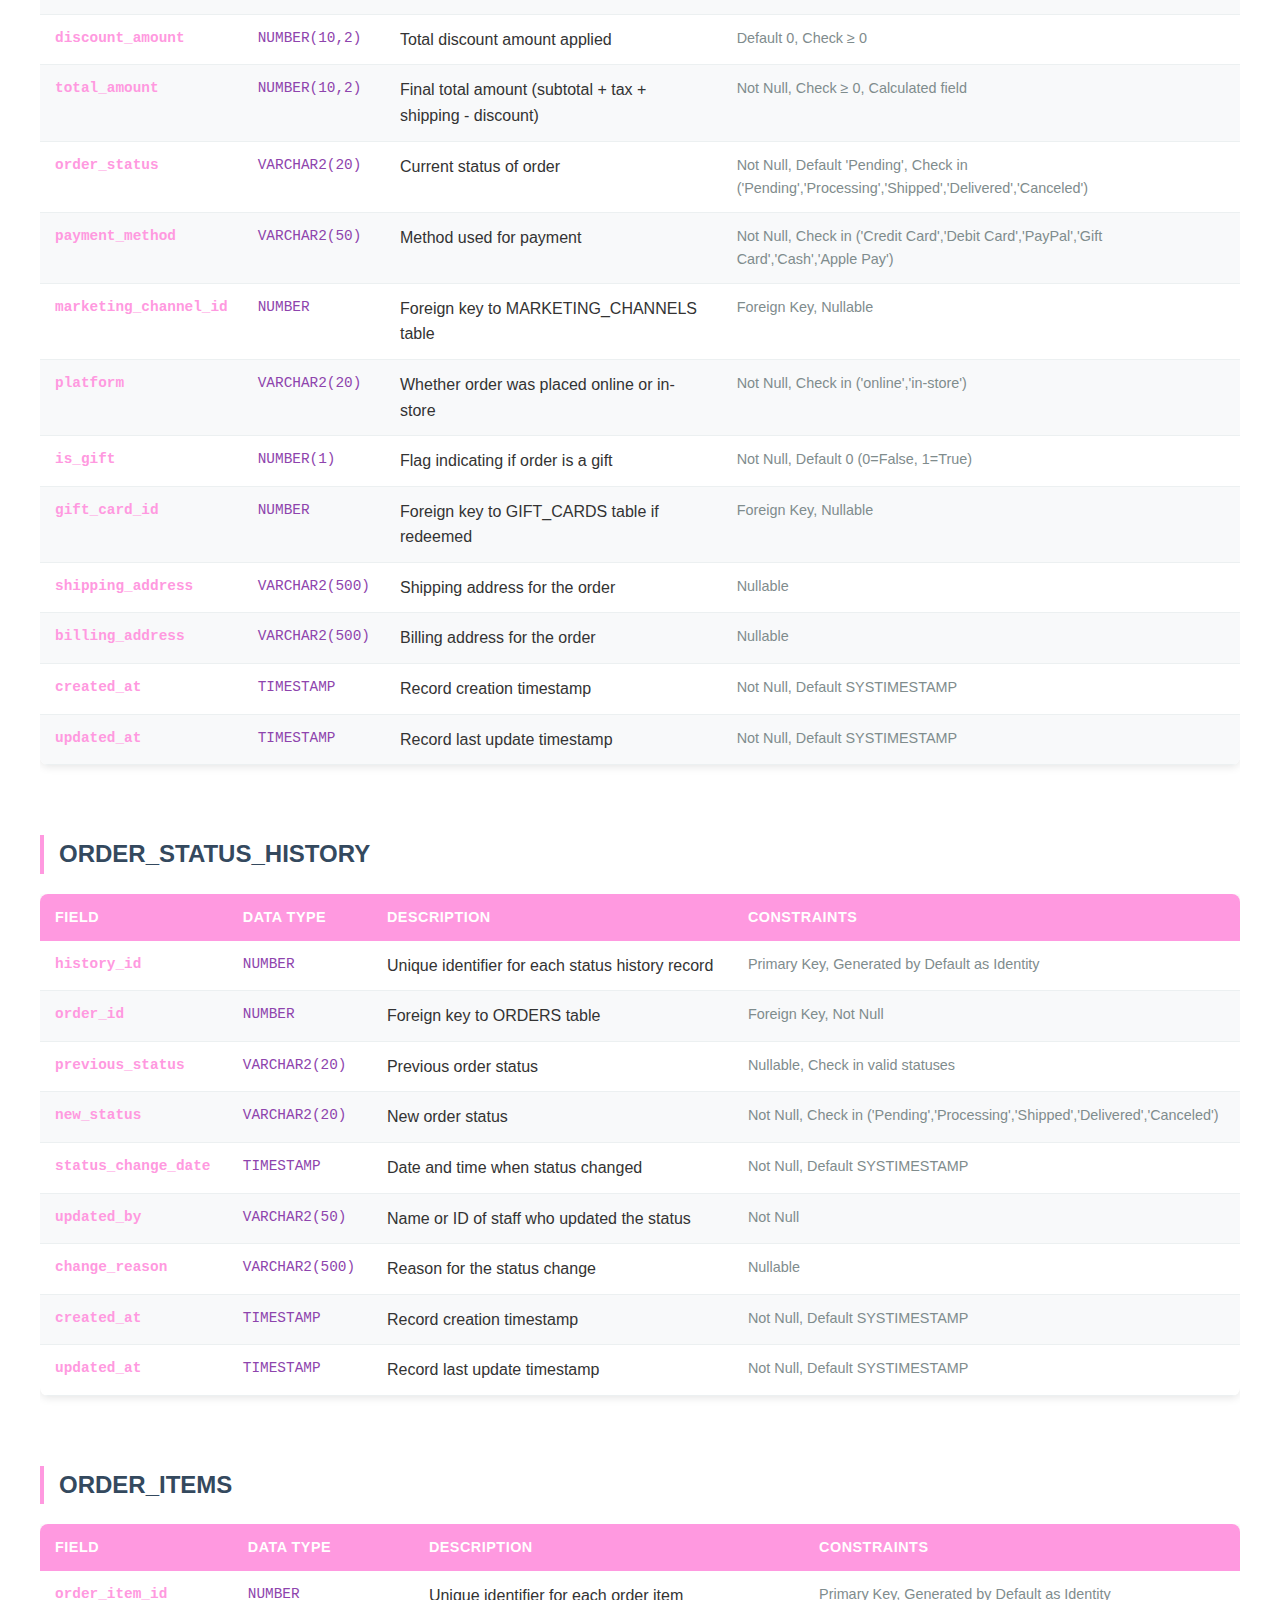
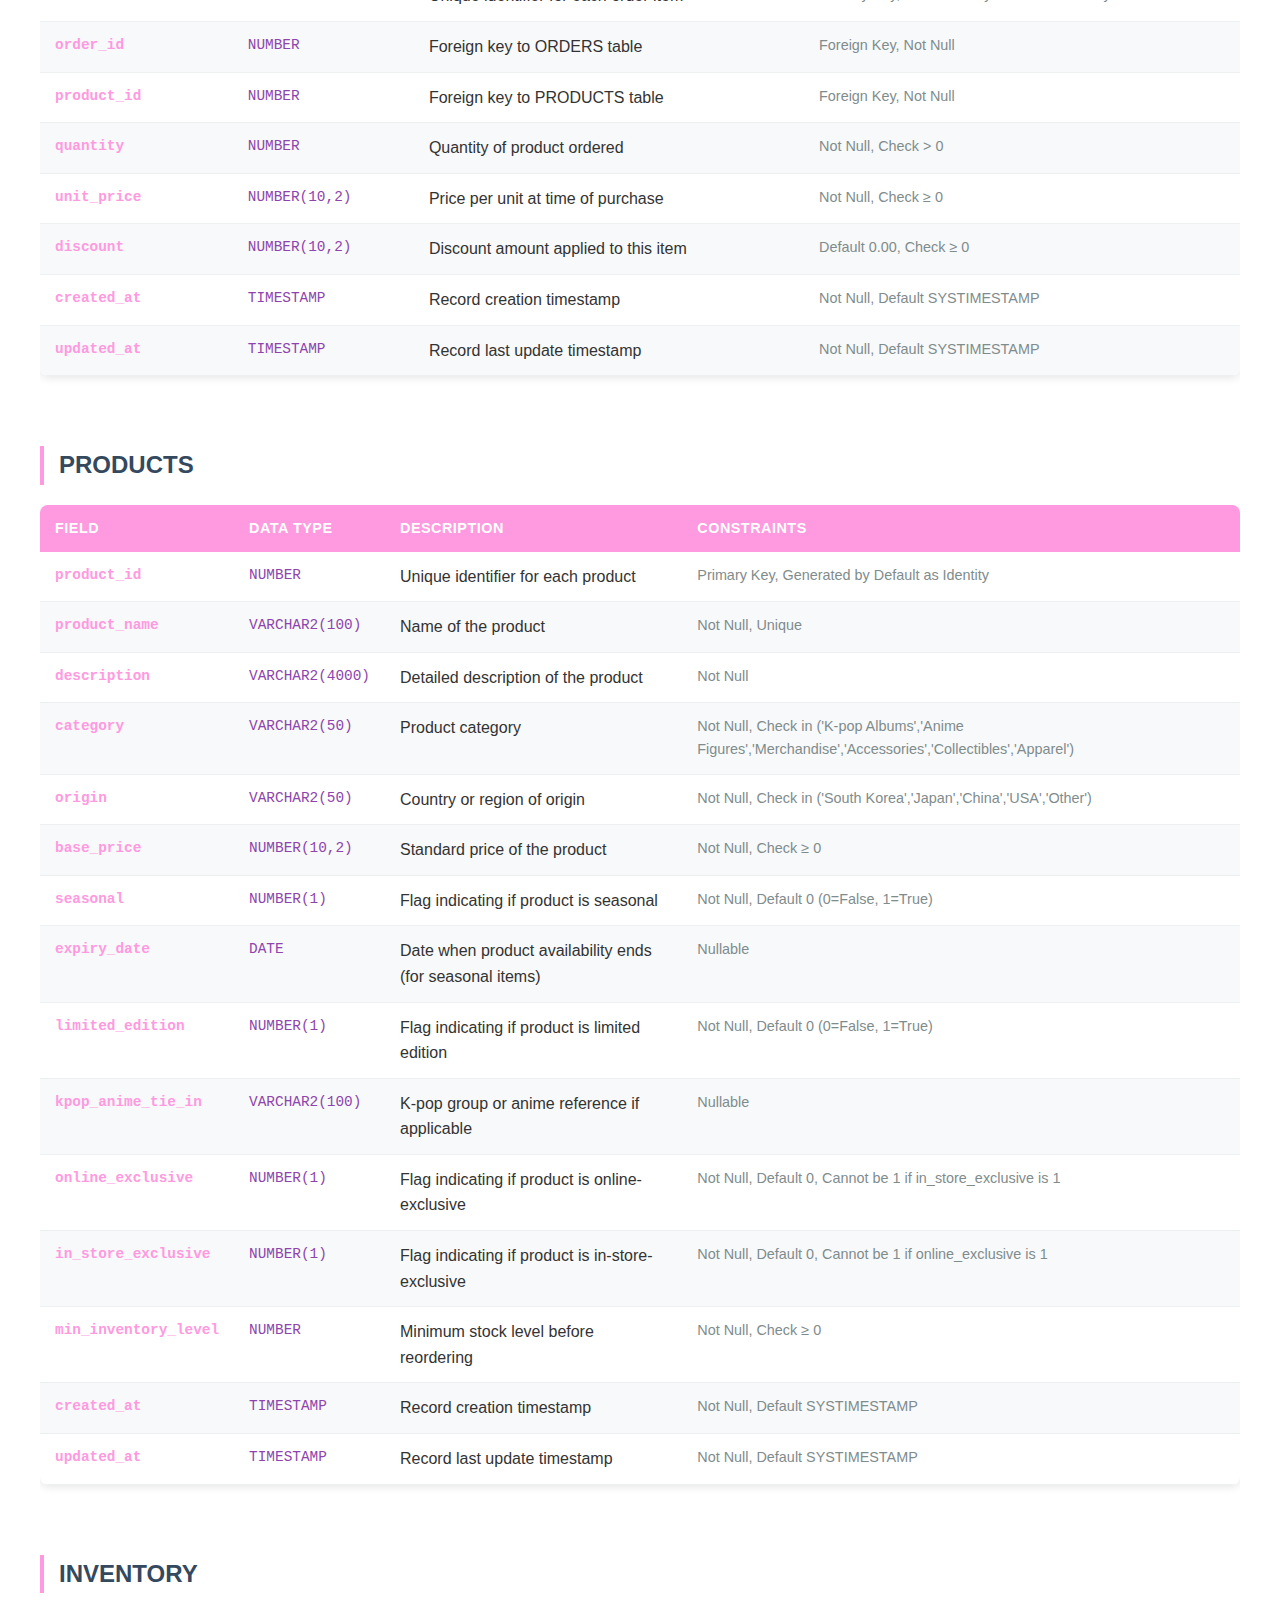
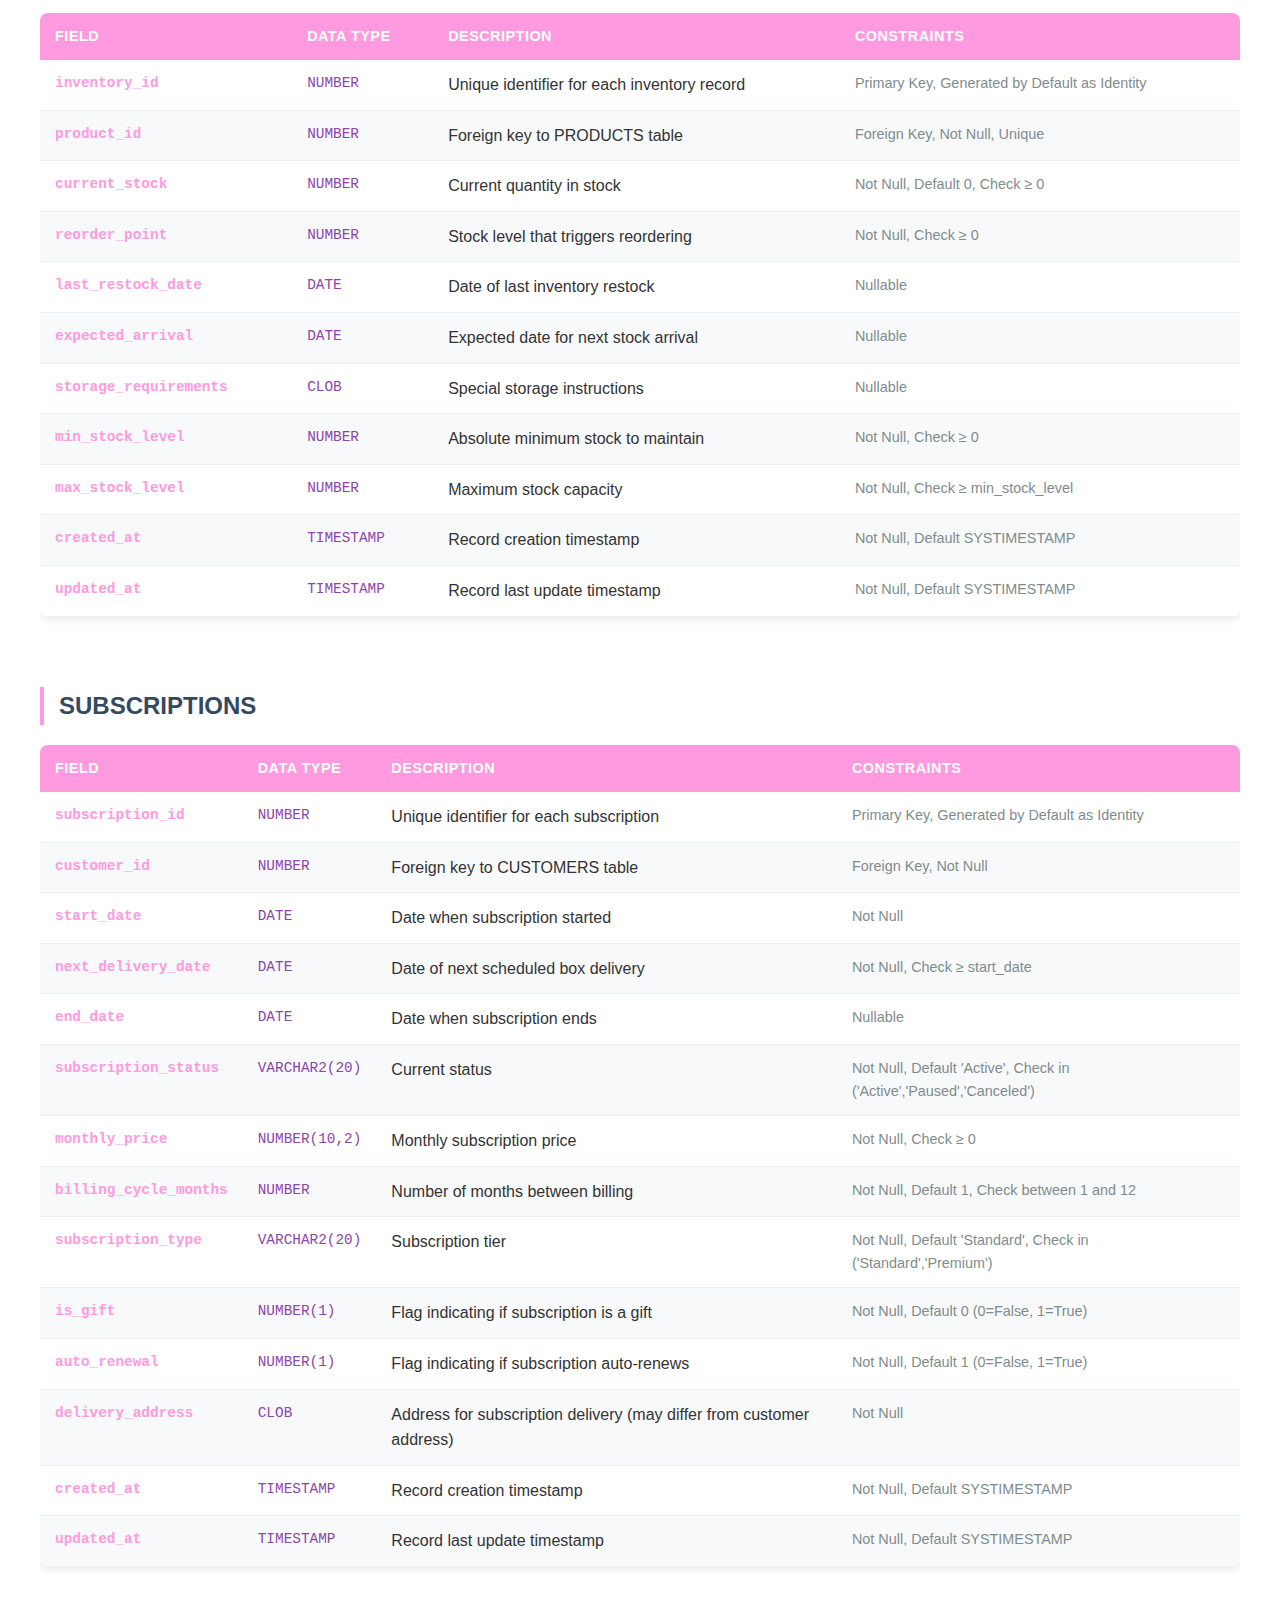
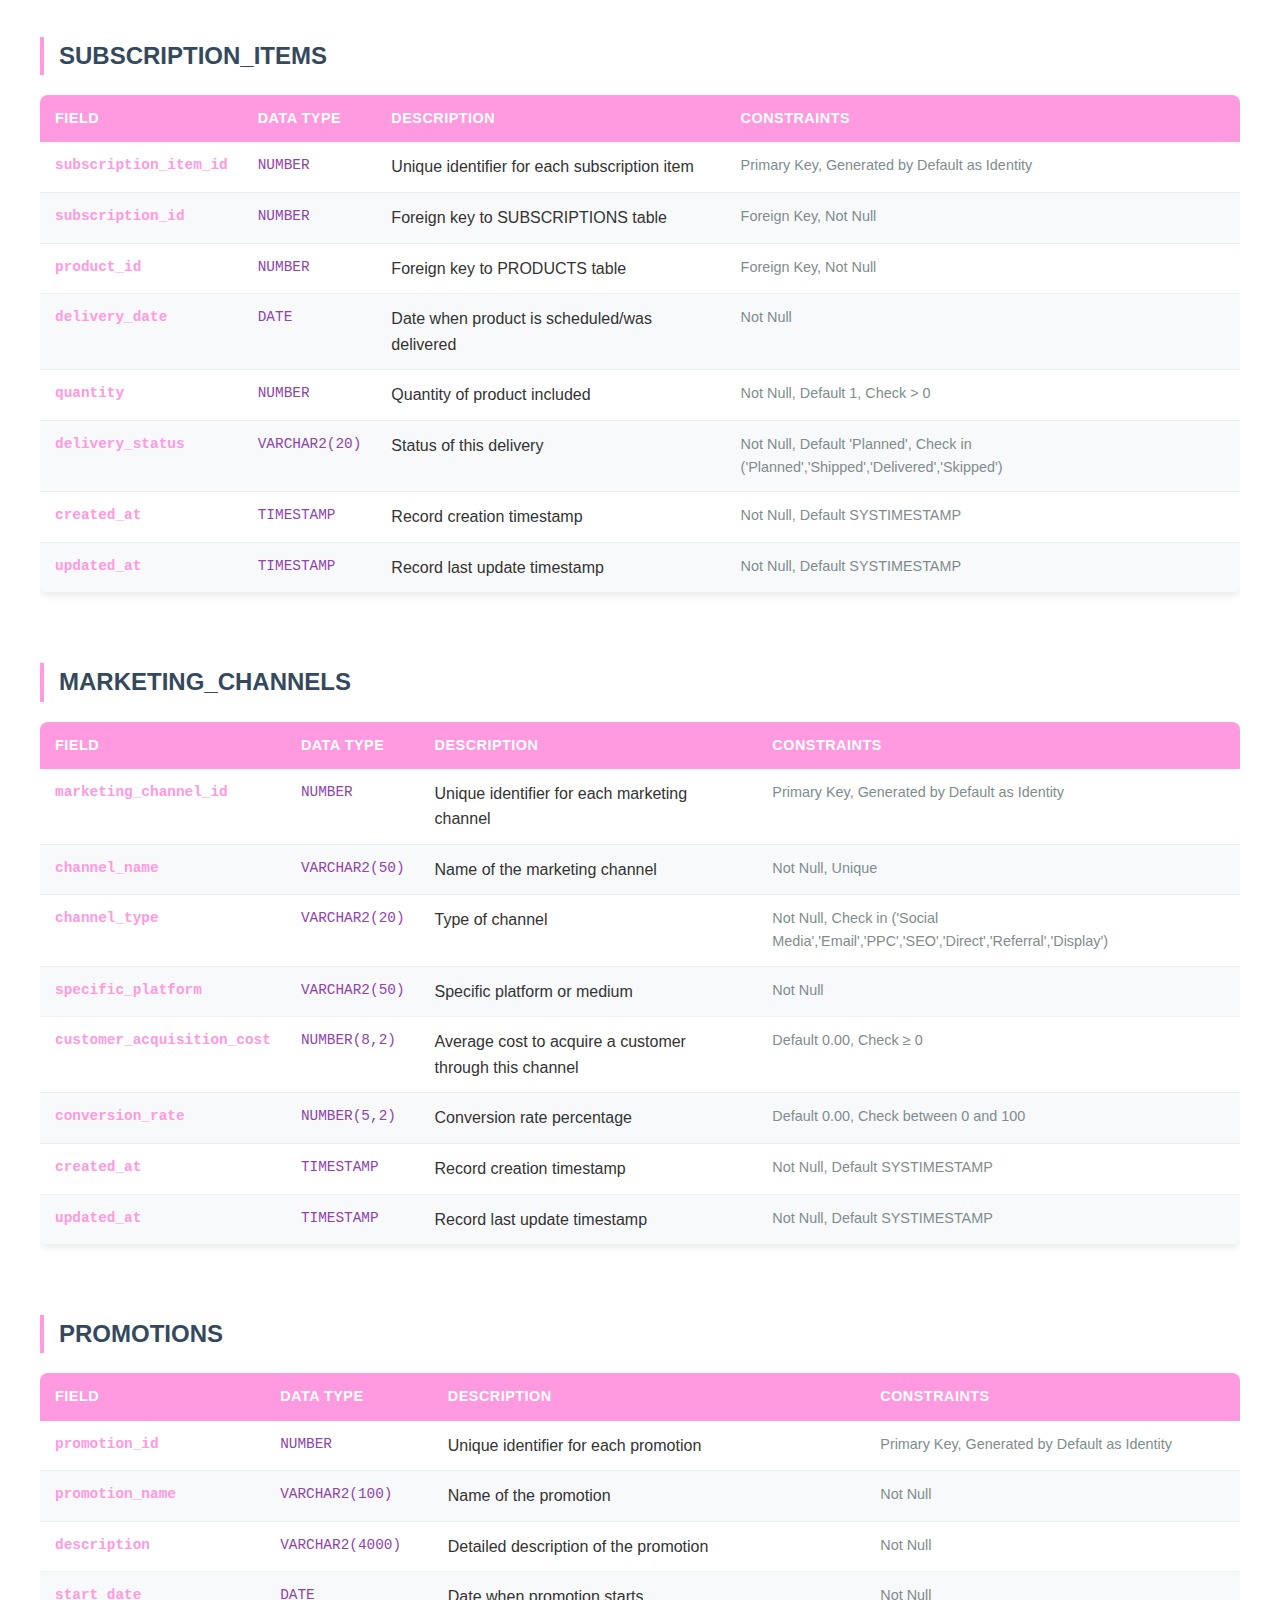
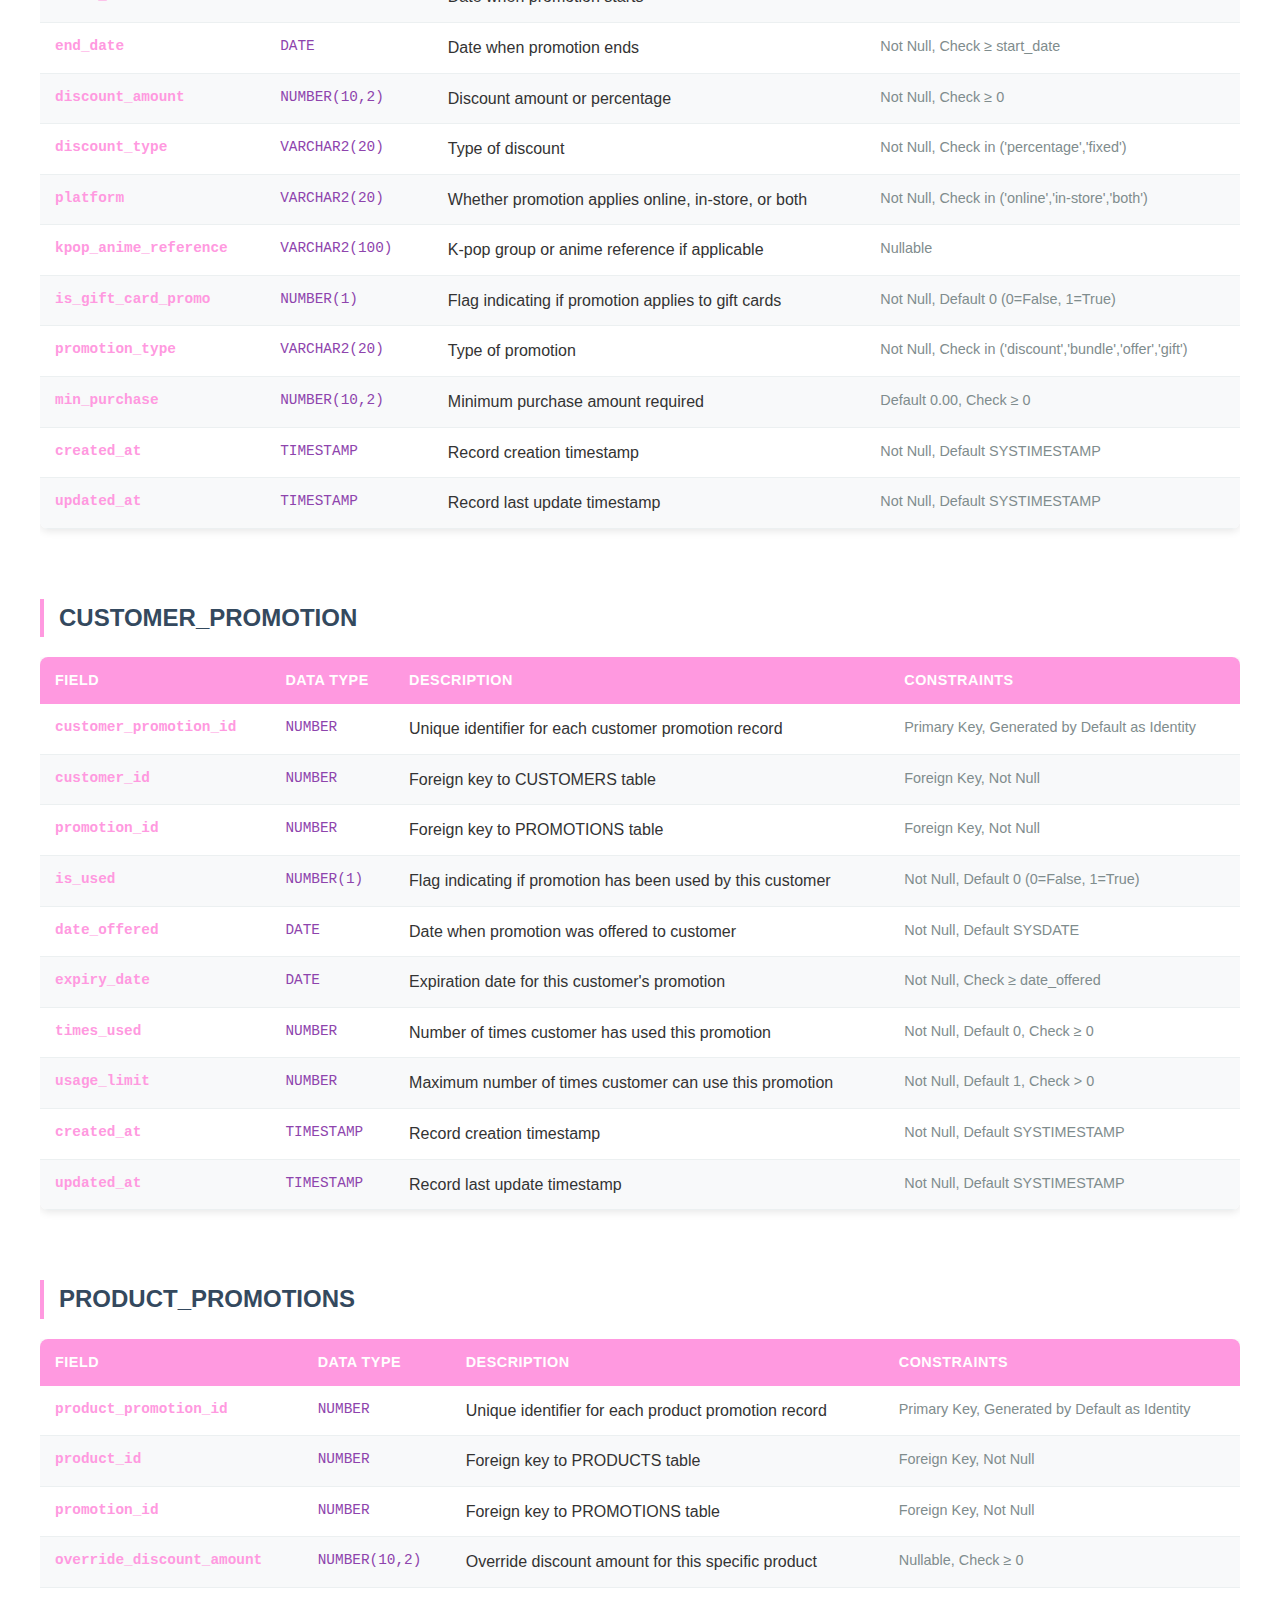
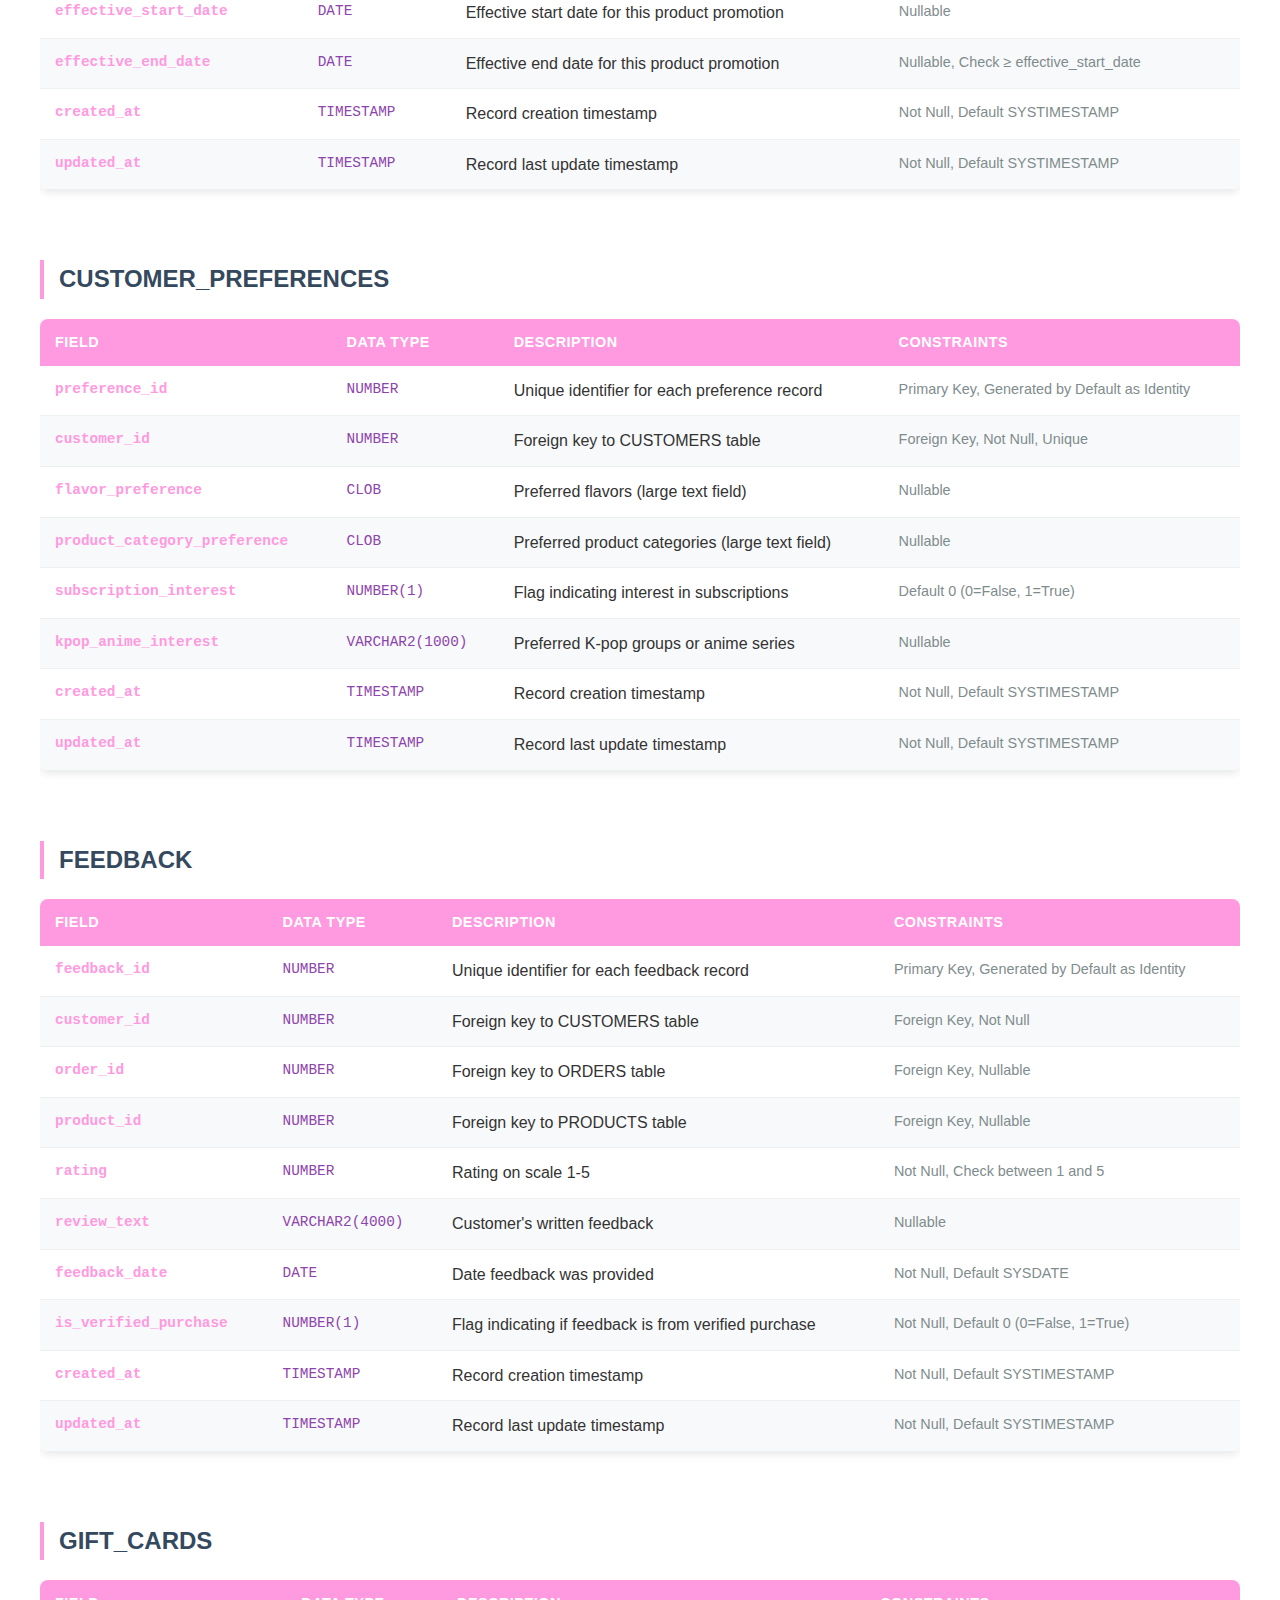
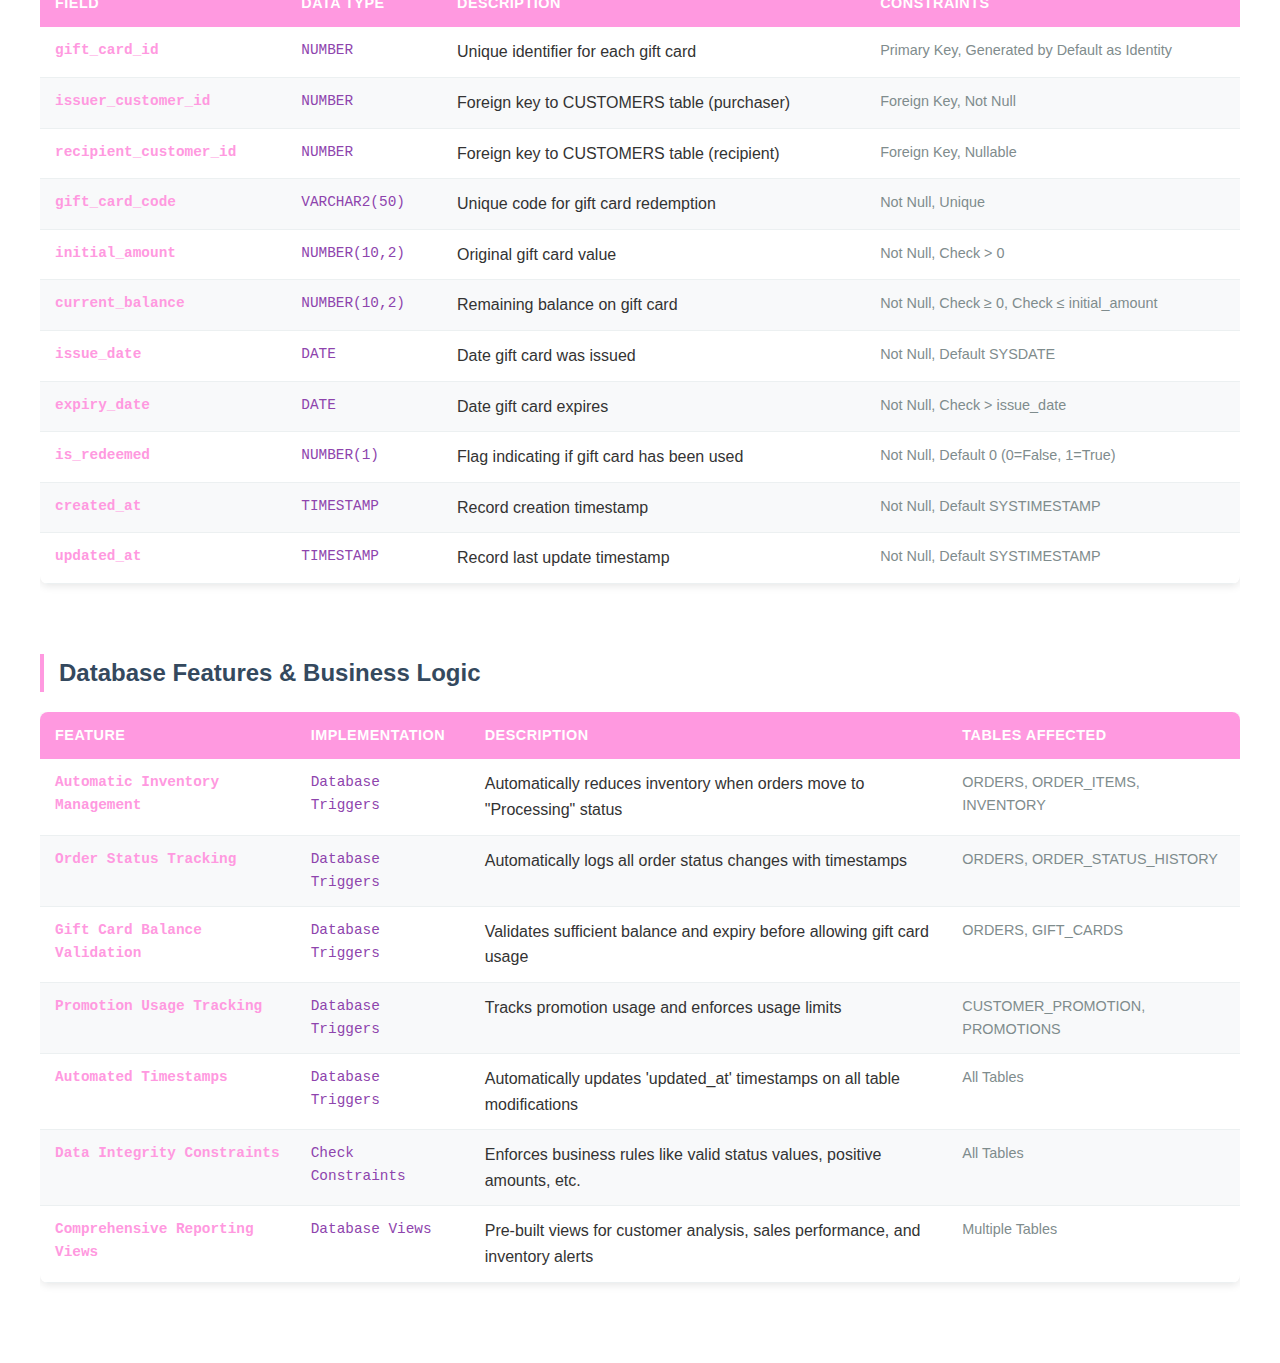
<file: data_dictionary_refined.html>
<!DOCTYPE html>
<html lang="en">
<head>
    <meta charset="UTF-8">
    <meta name="viewport" content="width=device-width, initial-scale=1.0">
    <title>Sweet Seoul Korean Bakery Data Dictionary</title>
    <style>
        body {
            font-family: -apple-system, BlinkMacSystemFont, 'Segoe UI', 'Roboto', 'Oxygen', 'Ubuntu', 'Cantarell', sans-serif;
            line-height: 1.6;
            color: #333;
            max-width: 1200px;
            margin: 0 auto;
            padding: 20px;
            background-color: #fff;
        }
        
        h1 {
            color: #ff99e0;
            border-bottom: 2px solid #ff99e0;
            padding-bottom: 10px;
            margin-bottom: 30px;
        }
        
        h2 {
            color: #34495e;
            margin-top: 40px;
            margin-bottom: 20px;
            font-size: 1.5em;
            border-left: 4px solid #ff99e0;
            padding-left: 15px;
        }
        
        .version-info {
            background-color: #e8f4f8;
            border: 1px solid #bce8f1;
            border-radius: 4px;
            padding: 15px;
            margin-bottom: 30px;
        }
        
        .version-info h3 {
            margin-top: 0;
            color: #31708f;
        }
        
        .updated-field {
            background-color: #fff3cd;
            border-left: 3px solid #ffc107;
            padding-left: 8px;
        }
        
        .new-field {
            background-color: #d4edda;
            border-left: 3px solid #28a745;
            padding-left: 8px;
        }
        
        table {
            width: 100%;
            border-collapse: collapse;
            margin-bottom: 30px;
            box-shadow: 0 2px 8px rgba(0,0,0,0.1);
            border-radius: 8px;
            overflow: hidden;
        }
        
        th {
            background-color: #ff99e0;
            color: white;
            padding: 12px 15px;
            text-align: left;
            font-weight: 600;
            text-transform: uppercase;
            font-size: 0.9em;
            letter-spacing: 0.5px;
        }
        
        td {
            padding: 12px 15px;
            border-bottom: 1px solid #ecf0f1;
            vertical-align: top;
        }
        
        tr:nth-child(even) {
            background-color: #f8f9fa;
        }
        
        tr:hover {
            background-color: #e8f4f8;
            transition: background-color 0.3s ease;
        }
        
        td:first-child {
            font-weight: 600;
            color: #ff99e0;
            font-family: 'Courier New', monospace;
            font-size: 0.9em;
        }
        
        td:nth-child(2) {
            color: #8e44ad;
            font-weight: 500;
            font-family: 'Courier New', monospace;
            font-size: 0.9em;
        }
        
        td:nth-child(4) {
            font-size: 0.9em;
            color: #7f8c8d;
        }
        
        .table-container {
            overflow-x: auto;
            margin-bottom: 30px;
        }

        /* Alternative SVG heart button */
        .heart-svg-button {
            position: fixed;
            bottom: 50px;
            right: 50px;
            width: 100px;
            height: 100px;
            background: #e91e63;
            border: none;
            border-radius: 50%;
            cursor: pointer;
            box-shadow: 0 4px 15px rgba(0, 0, 0, 0.4);
            transition: all 0.3s ease;
            z-index: 1000;
            text-decoration: none;
            display: flex;
            flex-direction: column;
            align-items: center;
            justify-content: center;
            gap: 2px;
        }

        .heart-svg-button:hover {
            background: #ffb3e6;
            transform: scale(1.1);
            box-shadow: 0 6px 20px rgba(233, 30, 99, 0.6);
        }

        .heart-svg {
            width: 50px;
            height: 50px;
            fill: white;
        }

        .button-text {
            color: white;
            font-size: 14px;
            font-weight: bold;
            font-family: Arial, sans-serif;
            margin: 0;
        }

        /* back to top button */
        .back-to-top {
            position: fixed;
            bottom: 30px;
            right: 30px;
            width: 60px;
            height: 60px;
            background: linear-gradient(45deg, #ff9ff3, #f368e0);
            border: none;
            border-radius: 50%;
            cursor: pointer;
            box-shadow: 0 6px 20px rgba(243, 104, 224, 0.4);
            transition: all 0.3s ease;
            z-index: 1000;
            display: flex;
            align-items: center;
            justify-content: center;
            font-size: 1.5rem;
            color: white;
            text-decoration: none;
        }
        
        .back-to-top:hover {
            transform: scale(1.1) rotate(360deg);
            box-shadow: 0 8px 25px rgba(243, 104, 224, 0.6);
        }
    
        
        @media (max-width: 768px) {
            body {
                padding: 10px;
            }
            
            table {
                font-size: 0.8em;
            }
            
            th, td {
                padding: 8px 10px;
            }
        }
    </style>
</head>
<body>
    <h1>Sweet Seoul Korean Bakery Data Dictionary</h1>
    
    <!-- <div class="version-info">
        <h3>Version Information</h3>
        <p><strong>Last Updated:</strong> May 30, 2025</p>
        <p><strong>Database System:</strong> Oracle 19c</p>
        <p><strong>Version:</strong> 2.0 - Updated to match current SQL implementation</p>
    </div> -->

    <h2>CUSTOMERS</h2>
    <div class="table-container">
        <table>
            <thead>
                <tr>
                    <th>Field</th>
                    <th>Data Type</th>
                    <th>Description</th>
                    <th>Constraints</th>
                </tr>
            </thead>
            <tbody>
                <tr><td>customer_id</td><td>NUMBER</td><td>Unique identifier for each customer</td><td>Primary Key, Generated by Default as Identity</td></tr>
                <tr><td>first_name</td><td>VARCHAR2(50)</td><td>Customer's first name</td><td>Not Null</td></tr>
                <tr><td>last_name</td><td>VARCHAR2(50)</td><td>Customer's last name</td><td>Not Null</td></tr>
                <tr><td>email</td><td>VARCHAR2(100)</td><td>Customer's email address</td><td>Unique, Not Null</td></tr>
                <tr><td>phone</td><td>VARCHAR2(20)</td><td>Customer's phone number</td><td>Not Null</td></tr>
                <tr><td>join_date</td><td>DATE</td><td>Date when customer first registered</td><td>Not Null, Default SYSDATE</td></tr>
                <tr><td>address</td><td>VARCHAR2(255)</td><td>Customer's street address</td><td>Not Null</td></tr>
                <tr><td>city</td><td>VARCHAR2(50)</td><td>Customer's city</td><td>Not Null</td></tr>
                <tr><td>state</td><td>VARCHAR2(50)</td><td>Customer's state/province</td><td>Not Null</td></tr>
                <tr><td>postal_code</td><td>VARCHAR2(20)</td><td>Customer's postal/zip code</td><td>Not Null</td></tr>
                <tr><td>is_online_customer</td><td>NUMBER(1)</td><td>Flag indicating if customer shops online</td><td>Not Null, Default 0 (0=False, 1=True)</td></tr>
                <tr><td>is_in_store_customer</td><td>NUMBER(1)</td><td>Flag indicating if customer shops in-store</td><td>Not Null, Default 0 (0=False, 1=True)</td></tr>
                <tr><td>loyalty_points</td><td>NUMBER(10)</td><td>Current loyalty points balance</td><td>Not Null, Default 0, Check ≥ 0</td></tr>
                <tr><td>loyalty_status</td><td>VARCHAR2(20)</td><td>Current loyalty tier status</td><td>Not Null, Default 'Standard'</td></tr>
                <tr><td>preferred_communication_method</td><td>VARCHAR2(20)</td><td>Customer's preferred contact method</td><td>Default 'Email', Check in ('Email','SMS','Phone','Mail')</td></tr>
                <tr><td>created_at</td><td>TIMESTAMP</td><td>Record creation timestamp</td><td>Not Null, Default SYSTIMESTAMP</td></tr>
                <tr><td>updated_at</td><td>TIMESTAMP</td><td>Record last update timestamp</td><td>Not Null, Default SYSTIMESTAMP</td></tr>
            </tbody>
        </table>
    </div>

    <h2>ORDERS</h2>
    <div class="table-container">
        <table>
            <thead>
                <tr>
                    <th>Field</th>
                    <th>Data Type</th>
                    <th>Description</th>
                    <th>Constraints</th>
                </tr>
            </thead>
            <tbody>
                <tr><td>order_id</td><td>NUMBER</td><td>Unique identifier for each order</td><td>Primary Key, Generated by Default as Identity</td></tr>
                <tr><td>customer_id</td><td>NUMBER</td><td>Foreign key to CUSTOMERS table</td><td>Foreign Key, Not Null</td></tr>
                <tr><td>order_date</td><td>DATE</td><td>Date when order was placed</td><td>Not Null, Default SYSDATE</td></tr>
                <tr><td>subtotal</td><td>NUMBER(10,2)</td><td>Order subtotal before tax, shipping, and discounts</td><td>Not Null, Check ≥ 0</td></tr>
                <tr><td>tax_amount</td><td>NUMBER(10,2)</td><td>Tax amount applied to order</td><td>Default 0, Check ≥ 0</td></tr>
                <tr><td>shipping_cost</td><td>NUMBER(10,2)</td><td>Shipping cost for order</td><td>Default 0, Check ≥ 0</td></tr>
                <tr><td>discount_amount</td><td>NUMBER(10,2)</td><td>Total discount amount applied</td><td>Default 0, Check ≥ 0</td></tr>
                <tr><td>total_amount</td><td>NUMBER(10,2)</td><td>Final total amount (subtotal + tax + shipping - discount)</td><td>Not Null, Check ≥ 0, Calculated field</td></tr>
                <tr><td>order_status</td><td>VARCHAR2(20)</td><td>Current status of order</td><td>Not Null, Default 'Pending', Check in ('Pending','Processing','Shipped','Delivered','Canceled')</td></tr>
                <tr><td>payment_method</td><td>VARCHAR2(50)</td><td>Method used for payment</td><td>Not Null, Check in ('Credit Card','Debit Card','PayPal','Gift Card','Cash','Apple Pay')</td></tr>
                <tr><td>marketing_channel_id</td><td>NUMBER</td><td>Foreign key to MARKETING_CHANNELS table</td><td>Foreign Key, Nullable</td></tr>
                <tr><td>platform</td><td>VARCHAR2(20)</td><td>Whether order was placed online or in-store</td><td>Not Null, Check in ('online','in-store')</td></tr>
                <tr><td>is_gift</td><td>NUMBER(1)</td><td>Flag indicating if order is a gift</td><td>Not Null, Default 0 (0=False, 1=True)</td></tr>
                <tr><td>gift_card_id</td><td>NUMBER</td><td>Foreign key to GIFT_CARDS table if redeemed</td><td>Foreign Key, Nullable</td></tr>
                <tr><td>shipping_address</td><td>VARCHAR2(500)</td><td>Shipping address for the order</td><td>Nullable</td></tr>
                <tr><td>billing_address</td><td>VARCHAR2(500)</td><td>Billing address for the order</td><td>Nullable</td></tr>
                <tr><td>created_at</td><td>TIMESTAMP</td><td>Record creation timestamp</td><td>Not Null, Default SYSTIMESTAMP</td></tr>
                <tr><td>updated_at</td><td>TIMESTAMP</td><td>Record last update timestamp</td><td>Not Null, Default SYSTIMESTAMP</td></tr>
            </tbody>
        </table>
    </div>

    <h2>ORDER_STATUS_HISTORY</h2>
    <div class="table-container">
        <table>
            <thead>
                <tr>
                    <th>Field</th>
                    <th>Data Type</th>
                    <th>Description</th>
                    <th>Constraints</th>
                </tr>
            </thead>
            <tbody>
                <tr><td>history_id</td><td>NUMBER</td><td>Unique identifier for each status history record</td><td>Primary Key, Generated by Default as Identity</td></tr>
                <tr><td>order_id</td><td>NUMBER</td><td>Foreign key to ORDERS table</td><td>Foreign Key, Not Null</td></tr>
                <tr><td>previous_status</td><td>VARCHAR2(20)</td><td>Previous order status</td><td>Nullable, Check in valid statuses</td></tr>
                <tr><td>new_status</td><td>VARCHAR2(20)</td><td>New order status</td><td>Not Null, Check in ('Pending','Processing','Shipped','Delivered','Canceled')</td></tr>
                <tr><td>status_change_date</td><td>TIMESTAMP</td><td>Date and time when status changed</td><td>Not Null, Default SYSTIMESTAMP</td></tr>
                <tr><td>updated_by</td><td>VARCHAR2(50)</td><td>Name or ID of staff who updated the status</td><td>Not Null</td></tr>
                <tr><td>change_reason</td><td>VARCHAR2(500)</td><td>Reason for the status change</td><td>Nullable</td></tr>
                <tr><td>created_at</td><td>TIMESTAMP</td><td>Record creation timestamp</td><td>Not Null, Default SYSTIMESTAMP</td></tr>
                <tr><td>updated_at</td><td>TIMESTAMP</td><td>Record last update timestamp</td><td>Not Null, Default SYSTIMESTAMP</td></tr>
            </tbody>
        </table>
    </div>

    <h2>ORDER_ITEMS</h2>
    <div class="table-container">
        <table>
            <thead>
                <tr>
                    <th>Field</th>
                    <th>Data Type</th>
                    <th>Description</th>
                    <th>Constraints</th>
                </tr>
            </thead>
            <tbody>
                <tr><td>order_item_id</td><td>NUMBER</td><td>Unique identifier for each order item</td><td>Primary Key, Generated by Default as Identity</td></tr>
                <tr><td>order_id</td><td>NUMBER</td><td>Foreign key to ORDERS table</td><td>Foreign Key, Not Null</td></tr>
                <tr><td>product_id</td><td>NUMBER</td><td>Foreign key to PRODUCTS table</td><td>Foreign Key, Not Null</td></tr>
                <tr><td>quantity</td><td>NUMBER</td><td>Quantity of product ordered</td><td>Not Null, Check > 0</td></tr>
                <tr><td>unit_price</td><td>NUMBER(10,2)</td><td>Price per unit at time of purchase</td><td>Not Null, Check ≥ 0</td></tr>
                <tr><td>discount</td><td>NUMBER(10,2)</td><td>Discount amount applied to this item</td><td>Default 0.00, Check ≥ 0</td></tr>
                <tr><td>created_at</td><td>TIMESTAMP</td><td>Record creation timestamp</td><td>Not Null, Default SYSTIMESTAMP</td></tr>
                <tr><td>updated_at</td><td>TIMESTAMP</td><td>Record last update timestamp</td><td>Not Null, Default SYSTIMESTAMP</td></tr>
            </tbody>
        </table>
    </div>

    <h2>PRODUCTS</h2>
    <div class="table-container">
        <table>
            <thead>
                <tr>
                    <th>Field</th>
                    <th>Data Type</th>
                    <th>Description</th>
                    <th>Constraints</th>
                </tr>
            </thead>
            <tbody>
                <tr><td>product_id</td><td>NUMBER</td><td>Unique identifier for each product</td><td>Primary Key, Generated by Default as Identity</td></tr>
                <tr><td>product_name</td><td>VARCHAR2(100)</td><td>Name of the product</td><td>Not Null, Unique</td></tr>
                <tr><td>description</td><td>VARCHAR2(4000)</td><td>Detailed description of the product</td><td>Not Null</td></tr>
                <tr><td>category</td><td>VARCHAR2(50)</td><td>Product category</td><td>Not Null, Check in ('K-pop Albums','Anime Figures','Merchandise','Accessories','Collectibles','Apparel')</td></tr>
                <tr><td>origin</td><td>VARCHAR2(50)</td><td>Country or region of origin</td><td>Not Null, Check in ('South Korea','Japan','China','USA','Other')</td></tr>
                <tr><td>base_price</td><td>NUMBER(10,2)</td><td>Standard price of the product</td><td>Not Null, Check ≥ 0</td></tr>
                <tr><td>seasonal</td><td>NUMBER(1)</td><td>Flag indicating if product is seasonal</td><td>Not Null, Default 0 (0=False, 1=True)</td></tr>
                <tr><td>expiry_date</td><td>DATE</td><td>Date when product availability ends (for seasonal items)</td><td>Nullable</td></tr>
                <tr><td>limited_edition</td><td>NUMBER(1)</td><td>Flag indicating if product is limited edition</td><td>Not Null, Default 0 (0=False, 1=True)</td></tr>
                <tr><td>kpop_anime_tie_in</td><td>VARCHAR2(100)</td><td>K-pop group or anime reference if applicable</td><td>Nullable</td></tr>
                <tr><td>online_exclusive</td><td>NUMBER(1)</td><td>Flag indicating if product is online-exclusive</td><td>Not Null, Default 0, Cannot be 1 if in_store_exclusive is 1</td></tr>
                <tr><td>in_store_exclusive</td><td>NUMBER(1)</td><td>Flag indicating if product is in-store-exclusive</td><td>Not Null, Default 0, Cannot be 1 if online_exclusive is 1</td></tr>
                <tr><td>min_inventory_level</td><td>NUMBER</td><td>Minimum stock level before reordering</td><td>Not Null, Check ≥ 0</td></tr>
                <tr><td>created_at</td><td>TIMESTAMP</td><td>Record creation timestamp</td><td>Not Null, Default SYSTIMESTAMP</td></tr>
                <tr><td>updated_at</td><td>TIMESTAMP</td><td>Record last update timestamp</td><td>Not Null, Default SYSTIMESTAMP</td></tr>
            </tbody>
        </table>
    </div>

    <h2>INVENTORY</h2>
    <div class="table-container">
        <table>
            <thead>
                <tr>
                    <th>Field</th>
                    <th>Data Type</th>
                    <th>Description</th>
                    <th>Constraints</th>
                </tr>
            </thead>
            <tbody>
                <tr><td>inventory_id</td><td>NUMBER</td><td>Unique identifier for each inventory record</td><td>Primary Key, Generated by Default as Identity</td></tr>
                <tr><td>product_id</td><td>NUMBER</td><td>Foreign key to PRODUCTS table</td><td>Foreign Key, Not Null, Unique</td></tr>
                <tr><td>current_stock</td><td>NUMBER</td><td>Current quantity in stock</td><td>Not Null, Default 0, Check ≥ 0</td></tr>
                <tr><td>reorder_point</td><td>NUMBER</td><td>Stock level that triggers reordering</td><td>Not Null, Check ≥ 0</td></tr>
                <tr><td>last_restock_date</td><td>DATE</td><td>Date of last inventory restock</td><td>Nullable</td></tr>
                <tr><td>expected_arrival</td><td>DATE</td><td>Expected date for next stock arrival</td><td>Nullable</td></tr>
                <tr><td>storage_requirements</td><td>CLOB</td><td>Special storage instructions</td><td>Nullable</td></tr>
                <tr><td>min_stock_level</td><td>NUMBER</td><td>Absolute minimum stock to maintain</td><td>Not Null, Check ≥ 0</td></tr>
                <tr><td>max_stock_level</td><td>NUMBER</td><td>Maximum stock capacity</td><td>Not Null, Check ≥ min_stock_level</td></tr>
                <tr><td>created_at</td><td>TIMESTAMP</td><td>Record creation timestamp</td><td>Not Null, Default SYSTIMESTAMP</td></tr>
                <tr><td>updated_at</td><td>TIMESTAMP</td><td>Record last update timestamp</td><td>Not Null, Default SYSTIMESTAMP</td></tr>
            </tbody>
        </table>
    </div>

    <h2>SUBSCRIPTIONS</h2>
    <div class="table-container">
        <table>
            <thead>
                <tr>
                    <th>Field</th>
                    <th>Data Type</th>
                    <th>Description</th>
                    <th>Constraints</th>
                </tr>
            </thead>
            <tbody>
                <tr><td>subscription_id</td><td>NUMBER</td><td>Unique identifier for each subscription</td><td>Primary Key, Generated by Default as Identity</td></tr>
                <tr><td>customer_id</td><td>NUMBER</td><td>Foreign key to CUSTOMERS table</td><td>Foreign Key, Not Null</td></tr>
                <tr><td>start_date</td><td>DATE</td><td>Date when subscription started</td><td>Not Null</td></tr>
                <tr><td>next_delivery_date</td><td>DATE</td><td>Date of next scheduled box delivery</td><td>Not Null, Check ≥ start_date</td></tr>
                <tr><td>end_date</td><td>DATE</td><td>Date when subscription ends</td><td>Nullable</td></tr>
                <tr><td>subscription_status</td><td>VARCHAR2(20)</td><td>Current status</td><td>Not Null, Default 'Active', Check in ('Active','Paused','Canceled')</td></tr>
                <tr><td>monthly_price</td><td>NUMBER(10,2)</td><td>Monthly subscription price</td><td>Not Null, Check ≥ 0</td></tr>
                <tr><td>billing_cycle_months</td><td>NUMBER</td><td>Number of months between billing</td><td>Not Null, Default 1, Check between 1 and 12</td></tr>
                <tr><td>subscription_type</td><td>VARCHAR2(20)</td><td>Subscription tier</td><td>Not Null, Default 'Standard', Check in ('Standard','Premium')</td></tr>
                <tr><td>is_gift</td><td>NUMBER(1)</td><td>Flag indicating if subscription is a gift</td><td>Not Null, Default 0 (0=False, 1=True)</td></tr>
                <tr><td>auto_renewal</td><td>NUMBER(1)</td><td>Flag indicating if subscription auto-renews</td><td>Not Null, Default 1 (0=False, 1=True)</td></tr>
                <tr><td>delivery_address</td><td>CLOB</td><td>Address for subscription delivery (may differ from customer address)</td><td>Not Null</td></tr>
                <tr><td>created_at</td><td>TIMESTAMP</td><td>Record creation timestamp</td><td>Not Null, Default SYSTIMESTAMP</td></tr>
                <tr><td>updated_at</td><td>TIMESTAMP</td><td>Record last update timestamp</td><td>Not Null, Default SYSTIMESTAMP</td></tr>
            </tbody>
        </table>
    </div>

    <h2>SUBSCRIPTION_ITEMS</h2>
    <div class="table-container">
        <table>
            <thead>
                <tr>
                    <th>Field</th>
                    <th>Data Type</th>
                    <th>Description</th>
                    <th>Constraints</th>
                </tr>
            </thead>
            <tbody>
                <tr><td>subscription_item_id</td><td>NUMBER</td><td>Unique identifier for each subscription item</td><td>Primary Key, Generated by Default as Identity</td></tr>
                <tr><td>subscription_id</td><td>NUMBER</td><td>Foreign key to SUBSCRIPTIONS table</td><td>Foreign Key, Not Null</td></tr>
                <tr><td>product_id</td><td>NUMBER</td><td>Foreign key to PRODUCTS table</td><td>Foreign Key, Not Null</td></tr>
                <tr><td>delivery_date</td><td>DATE</td><td>Date when product is scheduled/was delivered</td><td>Not Null</td></tr>
                <tr><td>quantity</td><td>NUMBER</td><td>Quantity of product included</td><td>Not Null, Default 1, Check > 0</td></tr>
                <tr><td>delivery_status</td><td>VARCHAR2(20)</td><td>Status of this delivery</td><td>Not Null, Default 'Planned', Check in ('Planned','Shipped','Delivered','Skipped')</td></tr>
                <tr><td>created_at</td><td>TIMESTAMP</td><td>Record creation timestamp</td><td>Not Null, Default SYSTIMESTAMP</td></tr>
                <tr><td>updated_at</td><td>TIMESTAMP</td><td>Record last update timestamp</td><td>Not Null, Default SYSTIMESTAMP</td></tr>
            </tbody>
        </table>
    </div>

    <h2>MARKETING_CHANNELS</h2>
    <div class="table-container">
        <table>
            <thead>
                <tr>
                    <th>Field</th>
                    <th>Data Type</th>
                    <th>Description</th>
                    <th>Constraints</th>
                </tr>
            </thead>
            <tbody>
                <tr><td>marketing_channel_id</td><td>NUMBER</td><td>Unique identifier for each marketing channel</td><td>Primary Key, Generated by Default as Identity</td></tr>
                <tr><td>channel_name</td><td>VARCHAR2(50)</td><td>Name of the marketing channel</td><td>Not Null, Unique</td></tr>
                <tr><td>channel_type</td><td>VARCHAR2(20)</td><td>Type of channel</td><td>Not Null, Check in ('Social Media','Email','PPC','SEO','Direct','Referral','Display')</td></tr>
                <tr><td>specific_platform</td><td>VARCHAR2(50)</td><td>Specific platform or medium</td><td>Not Null</td></tr>
                <tr><td>customer_acquisition_cost</td><td>NUMBER(8,2)</td><td>Average cost to acquire a customer through this channel</td><td>Default 0.00, Check ≥ 0</td></tr>
                <tr><td>conversion_rate</td><td>NUMBER(5,2)</td><td>Conversion rate percentage</td><td>Default 0.00, Check between 0 and 100</td></tr>
                <tr><td>created_at</td><td>TIMESTAMP</td><td>Record creation timestamp</td><td>Not Null, Default SYSTIMESTAMP</td></tr>
                <tr><td>updated_at</td><td>TIMESTAMP</td><td>Record last update timestamp</td><td>Not Null, Default SYSTIMESTAMP</td></tr>
            </tbody>
        </table>
    </div>

    <h2>PROMOTIONS</h2>
    <div class="table-container">
        <table>
            <thead>
                <tr>
                    <th>Field</th>
                    <th>Data Type</th>
                    <th>Description</th>
                    <th>Constraints</th>
                </tr>
            </thead>
            <tbody>
                <tr><td>promotion_id</td><td>NUMBER</td><td>Unique identifier for each promotion</td><td>Primary Key, Generated by Default as Identity</td></tr>
                <tr><td>promotion_name</td><td>VARCHAR2(100)</td><td>Name of the promotion</td><td>Not Null</td></tr>
                <tr><td>description</td><td>VARCHAR2(4000)</td><td>Detailed description of the promotion</td><td>Not Null</td></tr>
                <tr><td>start_date</td><td>DATE</td><td>Date when promotion starts</td><td>Not Null</td></tr>
                <tr><td>end_date</td><td>DATE</td><td>Date when promotion ends</td><td>Not Null, Check ≥ start_date</td></tr>
                <tr><td>discount_amount</td><td>NUMBER(10,2)</td><td>Discount amount or percentage</td><td>Not Null, Check ≥ 0</td></tr>
                <tr><td>discount_type</td><td>VARCHAR2(20)</td><td>Type of discount</td><td>Not Null, Check in ('percentage','fixed')</td></tr>
                <tr><td>platform</td><td>VARCHAR2(20)</td><td>Whether promotion applies online, in-store, or both</td><td>Not Null, Check in ('online','in-store','both')</td></tr>
                <tr><td>kpop_anime_reference</td><td>VARCHAR2(100)</td><td>K-pop group or anime reference if applicable</td><td>Nullable</td></tr>
                <tr><td>is_gift_card_promo</td><td>NUMBER(1)</td><td>Flag indicating if promotion applies to gift cards</td><td>Not Null, Default 0 (0=False, 1=True)</td></tr>
                <tr><td>promotion_type</td><td>VARCHAR2(20)</td><td>Type of promotion</td><td>Not Null, Check in ('discount','bundle','offer','gift')</td></tr>
                <tr><td>min_purchase</td><td>NUMBER(10,2)</td><td>Minimum purchase amount required</td><td>Default 0.00, Check ≥ 0</td></tr>
                <tr><td>created_at</td><td>TIMESTAMP</td><td>Record creation timestamp</td><td>Not Null, Default SYSTIMESTAMP</td></tr>
                <tr><td>updated_at</td><td>TIMESTAMP</td><td>Record last update timestamp</td><td>Not Null, Default SYSTIMESTAMP</td></tr>
            </tbody>
        </table>
    </div>

    <h2>CUSTOMER_PROMOTION</h2>
    <div class="table-container">
        <table>
            <thead>
                <tr>
                    <th>Field</th>
                    <th>Data Type</th>
                    <th>Description</th>
                    <th>Constraints</th>
                </tr>
            </thead>
            <tbody>
                <tr><td>customer_promotion_id</td><td>NUMBER</td><td>Unique identifier for each customer promotion record</td><td>Primary Key, Generated by Default as Identity</td></tr>
                <tr><td>customer_id</td><td>NUMBER</td><td>Foreign key to CUSTOMERS table</td><td>Foreign Key, Not Null</td></tr>
                <tr><td>promotion_id</td><td>NUMBER</td><td>Foreign key to PROMOTIONS table</td><td>Foreign Key, Not Null</td></tr>
                <tr><td>is_used</td><td>NUMBER(1)</td><td>Flag indicating if promotion has been used by this customer</td><td>Not Null, Default 0 (0=False, 1=True)</td></tr>
                <tr><td>date_offered</td><td>DATE</td><td>Date when promotion was offered to customer</td><td>Not Null, Default SYSDATE</td></tr>
                <tr><td>expiry_date</td><td>DATE</td><td>Expiration date for this customer's promotion</td><td>Not Null, Check ≥ date_offered</td></tr>
                <tr><td>times_used</td><td>NUMBER</td><td>Number of times customer has used this promotion</td><td>Not Null, Default 0, Check ≥ 0</td></tr>
                <tr><td>usage_limit</td><td>NUMBER</td><td>Maximum number of times customer can use this promotion</td><td>Not Null, Default 1, Check > 0</td></tr>
                <tr><td>created_at</td><td>TIMESTAMP</td><td>Record creation timestamp</td><td>Not Null, Default SYSTIMESTAMP</td></tr>
                <tr><td>updated_at</td><td>TIMESTAMP</td><td>Record last update timestamp</td><td>Not Null, Default SYSTIMESTAMP</td></tr>
            </tbody>
        </table>
    </div>

    <h2>PRODUCT_PROMOTIONS</h2>
    <div class="table-container">
        <table>
            <thead>
                <tr>
                    <th>Field</th>
                    <th>Data Type</th>
                    <th>Description</th>
                    <th>Constraints</th>
                </tr>
            </thead>
            <tbody>
                <tr><td>product_promotion_id</td><td>NUMBER</td><td>Unique identifier for each product promotion record</td><td>Primary Key, Generated by Default as Identity</td></tr>
                <tr><td>product_id</td><td>NUMBER</td><td>Foreign key to PRODUCTS table</td><td>Foreign Key, Not Null</td></tr>
                <tr><td>promotion_id</td><td>NUMBER</td><td>Foreign key to PROMOTIONS table</td><td>Foreign Key, Not Null</td></tr>
                <tr><td>override_discount_amount</td><td>NUMBER(10,2)</td><td>Override discount amount for this specific product</td><td>Nullable, Check ≥ 0</td></tr>
                <tr><td>effective_start_date</td><td>DATE</td><td>Effective start date for this product promotion</td><td>Nullable</td></tr>
                <tr><td>effective_end_date</td><td>DATE</td><td>Effective end date for this product promotion</td><td>Nullable, Check ≥ effective_start_date</td></tr>
                <tr><td>created_at</td><td>TIMESTAMP</td><td>Record creation timestamp</td><td>Not Null, Default SYSTIMESTAMP</td></tr>
                <tr><td>updated_at</td><td>TIMESTAMP</td><td>Record last update timestamp</td><td>Not Null, Default SYSTIMESTAMP</td></tr>
            </tbody>
        </table>
    </div>

    <h2>CUSTOMER_PREFERENCES</h2>
    <div class="table-container">
        <table>
            <thead>
                <tr>
                    <th>Field</th>
                    <th>Data Type</th>
                    <th>Description</th>
                    <th>Constraints</th>
                </tr>
            </thead>
            <tbody>
                <tr><td>preference_id</td><td>NUMBER</td><td>Unique identifier for each preference record</td><td>Primary Key, Generated by Default as Identity</td></tr>
                <tr><td>customer_id</td><td>NUMBER</td><td>Foreign key to CUSTOMERS table</td><td>Foreign Key, Not Null, Unique</td></tr>
                <tr><td>flavor_preference</td><td>CLOB</td><td>Preferred flavors (large text field)</td><td>Nullable</td></tr>
                <tr><td>product_category_preference</td><td>CLOB</td><td>Preferred product categories (large text field)</td><td>Nullable</td></tr>
                <tr><td>subscription_interest</td><td>NUMBER(1)</td><td>Flag indicating interest in subscriptions</td><td>Default 0 (0=False, 1=True)</td></tr>
                <tr><td>kpop_anime_interest</td><td>VARCHAR2(1000)</td><td>Preferred K-pop groups or anime series</td><td>Nullable</td></tr>
                <tr><td>created_at</td><td>TIMESTAMP</td><td>Record creation timestamp</td><td>Not Null, Default SYSTIMESTAMP</td></tr>
                <tr><td>updated_at</td><td>TIMESTAMP</td><td>Record last update timestamp</td><td>Not Null, Default SYSTIMESTAMP</td></tr>
            </tbody>
        </table>
    </div>

    <h2>FEEDBACK</h2>
    <div class="table-container">
        <table>
            <thead>
                <tr>
                    <th>Field</th>
                    <th>Data Type</th>
                    <th>Description</th>
                    <th>Constraints</th>
                </tr>
            </thead>
            <tbody>
                <tr><td>feedback_id</td><td>NUMBER</td><td>Unique identifier for each feedback record</td><td>Primary Key, Generated by Default as Identity</td></tr>
                <tr><td>customer_id</td><td>NUMBER</td><td>Foreign key to CUSTOMERS table</td><td>Foreign Key, Not Null</td></tr>
                <tr><td>order_id</td><td>NUMBER</td><td>Foreign key to ORDERS table</td><td>Foreign Key, Nullable</td></tr>
                <tr><td>product_id</td><td>NUMBER</td><td>Foreign key to PRODUCTS table</td><td>Foreign Key, Nullable</td></tr>
                <tr><td>rating</td><td>NUMBER</td><td>Rating on scale 1-5</td><td>Not Null, Check between 1 and 5</td></tr>
                <tr><td>review_text</td><td>VARCHAR2(4000)</td><td>Customer's written feedback</td><td>Nullable</td></tr>
                <tr><td>feedback_date</td><td>DATE</td><td>Date feedback was provided</td><td>Not Null, Default SYSDATE</td></tr>
                <tr><td>is_verified_purchase</td><td>NUMBER(1)</td><td>Flag indicating if feedback is from verified purchase</td><td>Not Null, Default 0 (0=False, 1=True)</td></tr>
                <tr><td>created_at</td><td>TIMESTAMP</td><td>Record creation timestamp</td><td>Not Null, Default SYSTIMESTAMP</td></tr>
                <tr><td>updated_at</td><td>TIMESTAMP</td><td>Record last update timestamp</td><td>Not Null, Default SYSTIMESTAMP</td></tr>
            </tbody>
        </table>
    </div>

    <h2>GIFT_CARDS</h2>
    <div class="table-container">
        <table>
            <thead>
                <tr>
                    <th>Field</th>
                    <th>Data Type</th>
                    <th>Description</th>
                    <th>Constraints</th>
                </tr>
            </thead>
            <tbody>
                <tr><td>gift_card_id</td><td>NUMBER</td><td>Unique identifier for each gift card</td><td>Primary Key, Generated by Default as Identity</td></tr>
                <tr><td>issuer_customer_id</td><td>NUMBER</td><td>Foreign key to CUSTOMERS table (purchaser)</td><td>Foreign Key, Not Null</td></tr>
                <tr><td>recipient_customer_id</td><td>NUMBER</td><td>Foreign key to CUSTOMERS table (recipient)</td><td>Foreign Key, Nullable</td></tr>
                <tr><td>gift_card_code</td><td>VARCHAR2(50)</td><td>Unique code for gift card redemption</td><td>Not Null, Unique</td></tr>
                <tr><td>initial_amount</td><td>NUMBER(10,2)</td><td>Original gift card value</td><td>Not Null, Check > 0</td></tr>
                <tr><td>current_balance</td><td>NUMBER(10,2)</td><td>Remaining balance on gift card</td><td>Not Null, Check ≥ 0, Check ≤ initial_amount</td></tr>
                <tr><td>issue_date</td><td>DATE</td><td>Date gift card was issued</td><td>Not Null, Default SYSDATE</td></tr>
                <tr><td>expiry_date</td><td>DATE</td><td>Date gift card expires</td><td>Not Null, Check > issue_date</td></tr>
                <tr><td>is_redeemed</td><td>NUMBER(1)</td><td>Flag indicating if gift card has been used</td><td>Not Null, Default 0 (0=False, 1=True)</td></tr>
                <tr><td>created_at</td><td>TIMESTAMP</td><td>Record creation timestamp</td><td>Not Null, Default SYSTIMESTAMP</td></tr>
                <tr><td>updated_at</td><td>TIMESTAMP</td><td>Record last update timestamp</td><td>Not Null, Default SYSTIMESTAMP</td></tr>
            </tbody>
        </table>
    </div>

    <h2>Database Features & Business Logic</h2>
    <div class="table-container">
        <table>
            <thead>
                <tr>
                    <th>Feature</th>
                    <th>Implementation</th>
                    <th>Description</th>
                    <th>Tables Affected</th>
                </tr>
            </thead>
            <tbody>
                <tr><td>Automatic Inventory Management</td><td>Database Triggers</td><td>Automatically reduces inventory when orders move to "Processing" status</td><td>ORDERS, ORDER_ITEMS, INVENTORY</td></tr>
                <tr><td>Order Status Tracking</td><td>Database Triggers</td><td>Automatically logs all order status changes with timestamps</td><td>ORDERS, ORDER_STATUS_HISTORY</td></tr>
                <tr><td>Gift Card Balance Validation</td><td>Database Triggers</td><td>Validates sufficient balance and expiry before allowing gift card usage</td><td>ORDERS, GIFT_CARDS</td></tr>
                <tr><td>Promotion Usage Tracking</td><td>Database Triggers</td><td>Tracks promotion usage and enforces usage limits</td><td>CUSTOMER_PROMOTION, PROMOTIONS</td></tr>
                <tr><td>Automated Timestamps</td><td>Database Triggers</td><td>Automatically updates 'updated_at' timestamps on all table modifications</td><td>All Tables</td></tr>
                <tr><td>Data Integrity Constraints</td><td>Check Constraints</td><td>Enforces business rules like valid status values, positive amounts, etc.</td><td>All Tables</td></tr>
                <tr><td>Comprehensive Reporting Views</td><td>Database Views</td><td>Pre-built views for customer analysis, sales performance, and inventory alerts</td><td>Multiple Tables</td></tr>
            </tbody>
        </table>
    </div>

    <!-- <h2>Oracle-Specific Implementation Notes</h2>
    <div class="version-info">
        <h3>Data Types & Features</h3>
        <ul>
            <li><strong>NUMBER vs INT/DECIMAL:</strong> Oracle uses NUMBER data type for all numeric fields</li>
            <li><strong>VARCHAR2 vs STRING:</strong> Oracle uses VARCHAR2 for variable-length character data</li>
            <li><strong>NUMBER(1) vs BOOLEAN:</strong> Oracle uses NUMBER(1) with 0/1 values to represent boolean flags</li>
            <li><strong>CLOB for Large Text:</strong> Used for fields that may contain large amounts of text</li>
            <li><strong>GENERATED BY DEFAULT AS IDENTITY:</strong> Oracle's auto-increment implementation</li>
            <li><strong>SYSTIMESTAMP vs CURRENT_TIMESTAMP:</strong> Oracle-specific timestamp function</li>
            <li><strong>Enhanced Triggers:</strong> Implement complex business logic including inventory management and validation</li>
        </ul>
    </div> -->

    <!-- SVG Heart Button (alternative) -->
    <a href="https://cherryberrykix66.github.io/sweet-seoul/" class="heart-svg-button" title="Back to top (SVG version)">
        <svg class="heart-svg" viewBox="0 0 24 24">
            <path d="M12,21.35L10.55,20.03C5.4,15.36 2,12.27 2,8.5 2,5.41 4.42,3 7.5,3C9.24,3 10.91,3.81 12,5.08C13.09,3.81 14.76,3 16.5,3C19.58,3 22,5.41 22,8.5C22,12.27 18.6,15.36 13.45,20.03L12,21.35Z"/>
        </svg>
        <!-- <span class="button-text">Top</span> -->
    </a>

    <a href="#top" class="back-to-top">↑</a>

</body>

<script>
        // Smooth scrolling for back to top
        document.querySelector('.back-to-top').addEventListener('click', function(e) {
            e.preventDefault();
            window.scrollTo({
                top: 0,
                behavior: 'smooth'
            });
        });
</script>
</html>
</file>
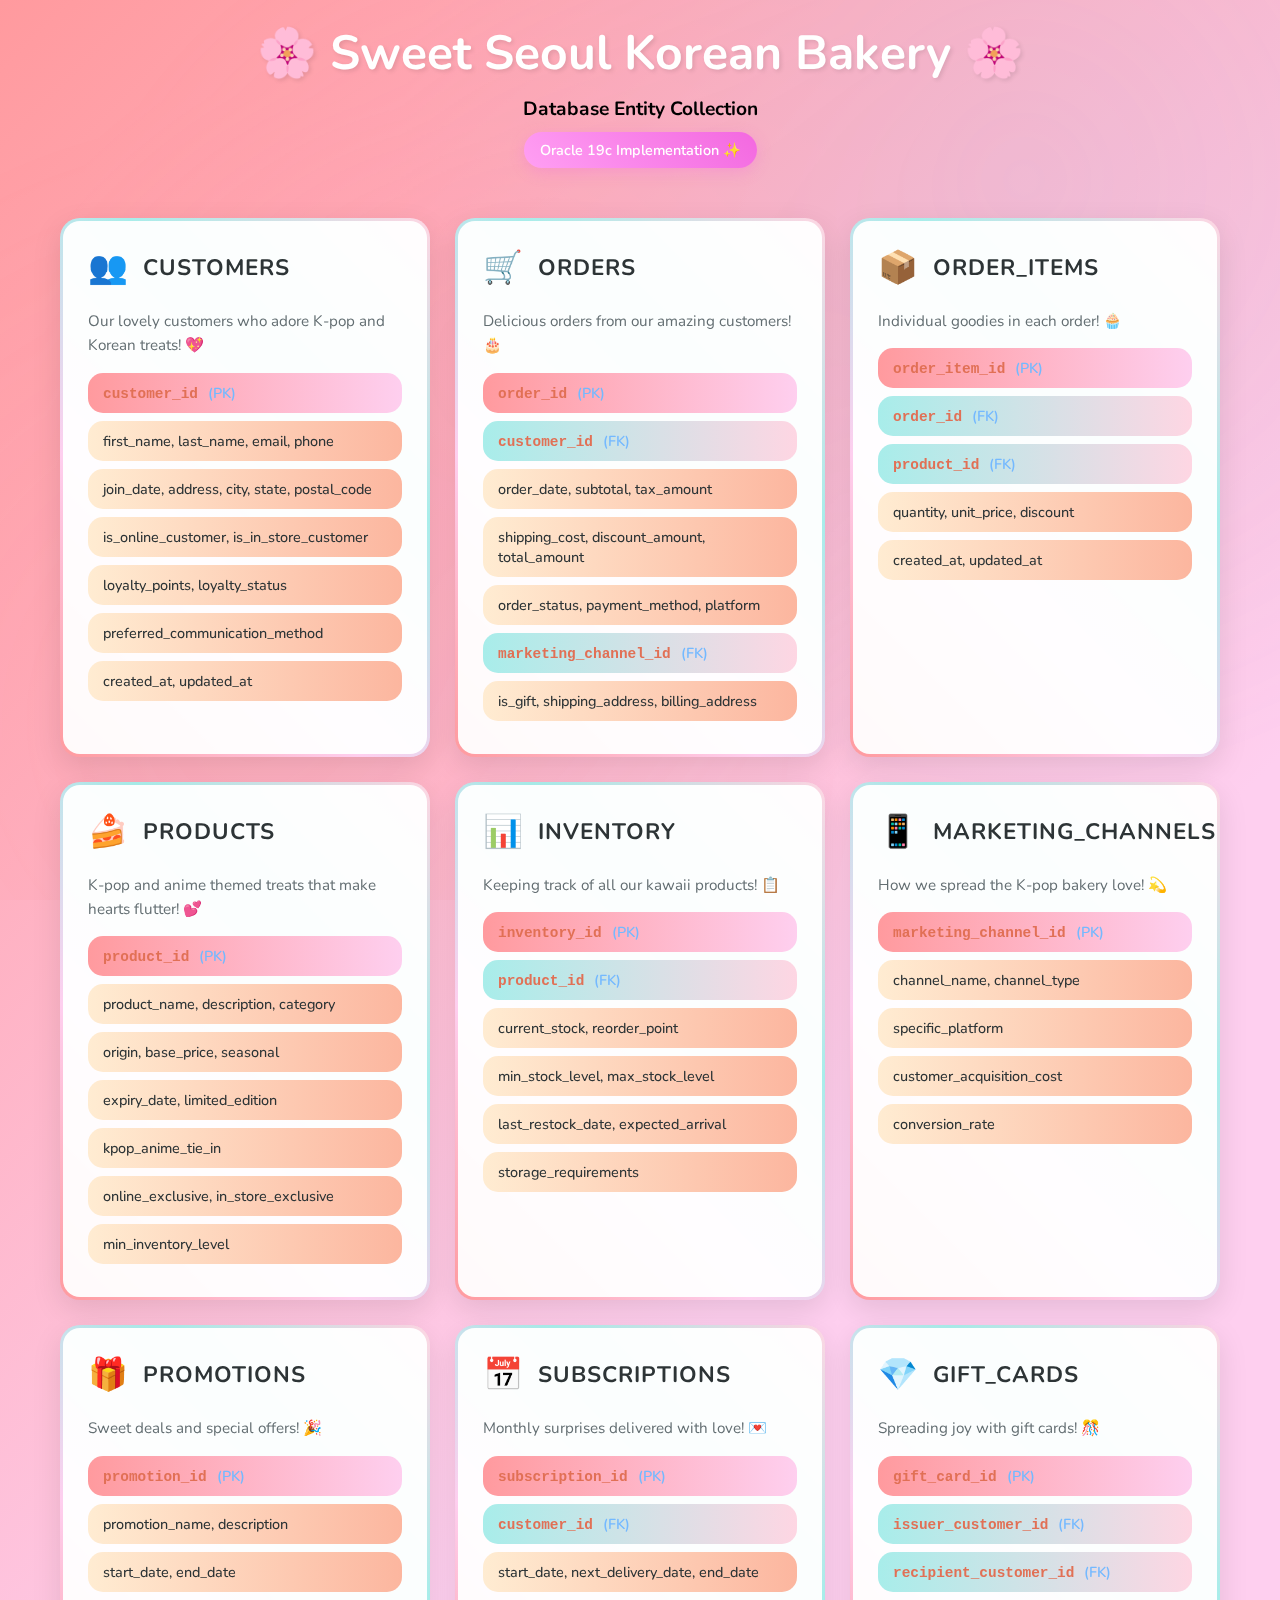
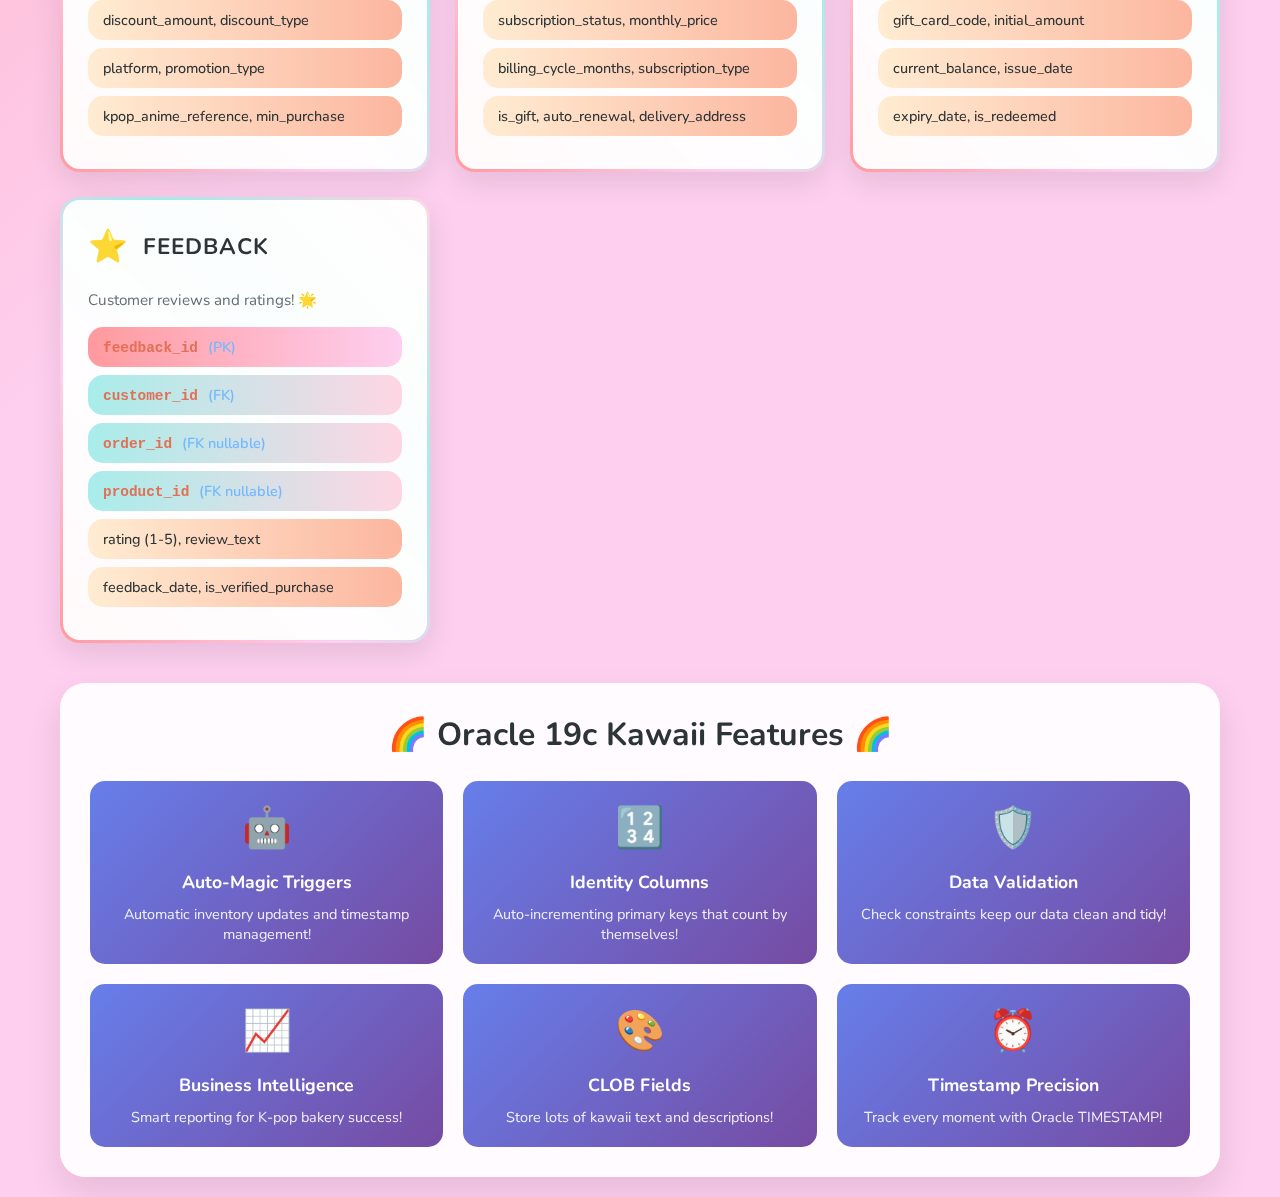
<file: entity_list.html>
<!DOCTYPE html>
<html lang="en">
<head>
    <meta charset="UTF-8">
    <meta name="viewport" content="width=device-width, initial-scale=1.0">
    <title>Sweet Seoul Korean Bakery - Database Entities ✨</title>
    <style>
        @import url('https://fonts.googleapis.com/css2?family=Nunito:wght@300;400;600;700&display=swap');
        
        * {
            margin: 0;
            padding: 0;
            box-sizing: border-box;
        }
        
        body {
            font-family: 'Nunito', sans-serif;
            background: linear-gradient(135deg, #ff9a9e 0%, #fecfef 50%, #fecfef 100%);
            min-height: 100vh;
            color: #2d3436;
            overflow-x: hidden;
        }
        
        .kawaii-bg {
            position: fixed;
            top: 0;
            left: 0;
            width: 100%;
            height: 100%;
            z-index: -1;
            opacity: 0.1;
            background-image: 
                radial-gradient(circle at 20% 80%, #ff7675 0%, transparent 50%),
                radial-gradient(circle at 80% 20%, #74b9ff 0%, transparent 50%),
                radial-gradient(circle at 40% 40%, #fd79a8 0%, transparent 50%);
        }
        
        .container {
            max-width: 1200px;
            margin: 0 auto;
            padding: 20px;
            position: relative;
            z-index: 1;
        }
        
        .header {
            text-align: center;
            margin-bottom: 40px;
            animation: bounceIn 1s ease-out;
        }
        
        .header h1 {
            font-size: 3rem;
            font-weight: 700;
            /* background: linear-gradient(45deg, #ff6b9d, #c44569, #f8b500); */
            /* -webkit-background-clip: text;
            -webkit-text-fill-color: transparent; */
            margin-bottom: 10px;
            text-shadow: 2px 2px 4px rgba(0,0,0,0.1);
            color: #ffffff;
        }
        
        .header .subtitle {
            font-size: 1.2rem;
            color: #000000;
            font-weight: bold;
        }
        
        .cute-badge {
            display: inline-block;
            background: linear-gradient(45deg, #ff9ff3, #f368e0);
            color: white;
            padding: 8px 16px;
            border-radius: 20px;
            font-size: 0.9rem;
            font-weight: 600;
            margin: 10px 0;
            box-shadow: 0 4px 15px rgba(243, 104, 224, 0.3);
            animation: pulse 2s infinite;
        }
        
        .entity-grid {
            display: grid;
            grid-template-columns: repeat(auto-fit, minmax(350px, 1fr));
            gap: 25px;
            margin-bottom: 40px;
        }
        
        .entity-card {
            background: rgba(255, 255, 255, 0.95);
            border-radius: 20px;
            padding: 25px;
            box-shadow: 0 10px 30px rgba(0, 0, 0, 0.1);
            border: 3px solid transparent;
            background-clip: padding-box;
            position: relative;
            transition: all 0.3s ease;
            animation: slideInUp 0.6s ease-out;
        }
        
        .entity-card:hover {
            transform: translateY(-5px);
            box-shadow: 0 15px 40px rgba(0, 0, 0, 0.15);
        }
        
        .entity-card::before {
            content: '';
            position: absolute;
            top: -3px;
            left: -3px;
            right: -3px;
            bottom: -3px;
            background: linear-gradient(45deg, #ff9a9e, #fecfef, #a8edea, #fed6e3);
            border-radius: 20px;
            z-index: -1;
            animation: rainbow 3s linear infinite;
        }
        
        .entity-header {
            display: flex;
            align-items: center;
            margin-bottom: 20px;
        }
        
        .entity-icon {
            font-size: 2rem;
            margin-right: 15px;
            animation: bounce 2s infinite;
        }
        
        .entity-title {
            font-size: 1.4rem;
            font-weight: 700;
            color: #2d3436;
            text-transform: uppercase;
            letter-spacing: 1px;
        }
        
        .entity-description {
            font-size: 0.95rem;
            color: #636e72;
            margin-bottom: 15px;
            line-height: 1.6;
        }
        
        .fields-list {
            list-style: none;
        }
        
        .field-item {
            background: linear-gradient(90deg, #ffecd2 0%, #fcb69f 100%);
            margin: 8px 0;
            padding: 10px 15px;
            border-radius: 15px;
            font-size: 0.9rem;
            font-weight: 500;
            position: relative;
            overflow: hidden;
        }
        
        .field-item::before {
            content: '✨';
            position: absolute;
            left: -20px;
            top: 50%;
            transform: translateY(-50%);
            transition: left 0.3s ease;
        }
        
        .field-item:hover::before {
            left: 5px;
        }
        
        .field-name {
            color: #e17055;
            font-weight: 700;
            font-family: 'Courier New', monospace;
        }
        
        .field-type {
            color: #74b9ff;
            font-weight: 600;
            margin-left: 10px;
        }
        
        .pk-field {
            background: linear-gradient(90deg, #ff9a9e 0%, #fecfef 100%);
        }
        
        .fk-field {
            background: linear-gradient(90deg, #a8edea 0%, #fed6e3 100%);
        }
        
        .features-section {
            background: rgba(255, 255, 255, 0.9);
            border-radius: 25px;
            padding: 30px;
            margin-top: 40px;
            box-shadow: 0 15px 35px rgba(0, 0, 0, 0.1);
            animation: fadeInUp 1s ease-out;
        }
        
        .features-title {
            text-align: center;
            font-size: 2rem;
            font-weight: 700;
            color: #2d3436;
            margin-bottom: 25px;
        }
        
        .features-grid {
            display: grid;
            grid-template-columns: repeat(auto-fit, minmax(300px, 1fr));
            gap: 20px;
        }
        
        .feature-item {
            background: linear-gradient(135deg, #667eea 0%, #764ba2 100%);
            color: white;
            padding: 20px;
            border-radius: 15px;
            text-align: center;
            transition: transform 0.3s ease;
        }
        
        .feature-item:hover {
            transform: scale(1.05);
        }
        
        .feature-icon {
            font-size: 2.5rem;
            margin-bottom: 15px;
            display: block;
        }
        
        .feature-title {
            font-size: 1.1rem;
            font-weight: 700;
            margin-bottom: 10px;
        }
        
        .feature-desc {
            font-size: 0.9rem;
            opacity: 0.9;
        }
        
        @keyframes bounceIn {
            0% { transform: scale(0.3); opacity: 0; }
            50% { transform: scale(1.05); }
            70% { transform: scale(0.9); }
            100% { transform: scale(1); opacity: 1; }
        }
        
        @keyframes slideInUp {
            0% { transform: translateY(30px); opacity: 0; }
            100% { transform: translateY(0); opacity: 1; }
        }
        
        @keyframes fadeInUp {
            0% { transform: translateY(20px); opacity: 0; }
            100% { transform: translateY(0); opacity: 1; }
        }
        
        @keyframes pulse {
            0% { transform: scale(1); }
            50% { transform: scale(1.05); }
            100% { transform: scale(1); }
        }
        
        @keyframes bounce {
            0%, 20%, 50%, 80%, 100% { transform: translateY(0); }
            40% { transform: translateY(-10px); }
            60% { transform: translateY(-5px); }
        }
        
        @keyframes rainbow {
            0% { background-position: 0% 50%; }
            50% { background-position: 100% 50%; }
            100% { background-position: 0% 50%; }
        }
        
        @media (max-width: 768px) {
            .header h1 { font-size: 2rem; }
            .entity-grid { grid-template-columns: 1fr; }
            .entity-card { padding: 20px; }
            .container { padding: 15px; }
        }
    </style>
</head>
<body>
    <div class="kawaii-bg"></div>
    
    <div class="container">
        <div class="header">
            <h1>🌸 Sweet Seoul Korean Bakery 🌸</h1>
            <p class="subtitle">Database Entity Collection</p>
            <div class="cute-badge">Oracle 19c Implementation ✨</div>
        </div>
        
        <div class="entity-grid">
            <!-- Core Entities -->
            <div class="entity-card">
                <div class="entity-header">
                    <span class="entity-icon">👥</span>
                    <h3 class="entity-title">CUSTOMERS</h3>
                </div>
                <p class="entity-description">Our lovely customers who adore K-pop and Korean treats! 💖</p>
                <ul class="fields-list">
                    <li class="field-item pk-field"><span class="field-name">customer_id</span><span class="field-type">(PK)</span></li>
                    <li class="field-item">first_name, last_name, email, phone</li>
                    <li class="field-item">join_date, address, city, state, postal_code</li>
                    <li class="field-item">is_online_customer, is_in_store_customer</li>
                    <li class="field-item">loyalty_points, loyalty_status</li>
                    <li class="field-item">preferred_communication_method</li>
                    <li class="field-item">created_at, updated_at</li>
                </ul>
            </div>
            
            <div class="entity-card">
                <div class="entity-header">
                    <span class="entity-icon">🛒</span>
                    <h3 class="entity-title">ORDERS</h3>
                </div>
                <p class="entity-description">Delicious orders from our amazing customers! 🎂</p>
                <ul class="fields-list">
                    <li class="field-item pk-field"><span class="field-name">order_id</span><span class="field-type">(PK)</span></li>
                    <li class="field-item fk-field"><span class="field-name">customer_id</span><span class="field-type">(FK)</span></li>
                    <li class="field-item">order_date, subtotal, tax_amount</li>
                    <li class="field-item">shipping_cost, discount_amount, total_amount</li>
                    <li class="field-item">order_status, payment_method, platform</li>
                    <li class="field-item fk-field"><span class="field-name">marketing_channel_id</span><span class="field-type">(FK)</span></li>
                    <li class="field-item">is_gift, shipping_address, billing_address</li>
                </ul>
            </div>
            
            <div class="entity-card">
                <div class="entity-header">
                    <span class="entity-icon">📦</span>
                    <h3 class="entity-title">ORDER_ITEMS</h3>
                </div>
                <p class="entity-description">Individual goodies in each order! 🧁</p>
                <ul class="fields-list">
                    <li class="field-item pk-field"><span class="field-name">order_item_id</span><span class="field-type">(PK)</span></li>
                    <li class="field-item fk-field"><span class="field-name">order_id</span><span class="field-type">(FK)</span></li>
                    <li class="field-item fk-field"><span class="field-name">product_id</span><span class="field-type">(FK)</span></li>
                    <li class="field-item">quantity, unit_price, discount</li>
                    <li class="field-item">created_at, updated_at</li>
                </ul>
            </div>
            
            <div class="entity-card">
                <div class="entity-header">
                    <span class="entity-icon">🍰</span>
                    <h3 class="entity-title">PRODUCTS</h3>
                </div>
                <p class="entity-description">K-pop and anime themed treats that make hearts flutter! 💕</p>
                <ul class="fields-list">
                    <li class="field-item pk-field"><span class="field-name">product_id</span><span class="field-type">(PK)</span></li>
                    <li class="field-item">product_name, description, category</li>
                    <li class="field-item">origin, base_price, seasonal</li>
                    <li class="field-item">expiry_date, limited_edition</li>
                    <li class="field-item">kpop_anime_tie_in</li>
                    <li class="field-item">online_exclusive, in_store_exclusive</li>
                    <li class="field-item">min_inventory_level</li>
                </ul>
            </div>
            
            <div class="entity-card">
                <div class="entity-header">
                    <span class="entity-icon">📊</span>
                    <h3 class="entity-title">INVENTORY</h3>
                </div>
                <p class="entity-description">Keeping track of all our kawaii products! 📋</p>
                <ul class="fields-list">
                    <li class="field-item pk-field"><span class="field-name">inventory_id</span><span class="field-type">(PK)</span></li>
                    <li class="field-item fk-field"><span class="field-name">product_id</span><span class="field-type">(FK)</span></li>
                    <li class="field-item">current_stock, reorder_point</li>
                    <li class="field-item">min_stock_level, max_stock_level</li>
                    <li class="field-item">last_restock_date, expected_arrival</li>
                    <li class="field-item">storage_requirements</li>
                </ul>
            </div>
            
            <div class="entity-card">
                <div class="entity-header">
                    <span class="entity-icon">📱</span>
                    <h3 class="entity-title">MARKETING_CHANNELS</h3>
                </div>
                <p class="entity-description">How we spread the K-pop bakery love! 💫</p>
                <ul class="fields-list">
                    <li class="field-item pk-field"><span class="field-name">marketing_channel_id</span><span class="field-type">(PK)</span></li>
                    <li class="field-item">channel_name, channel_type</li>
                    <li class="field-item">specific_platform</li>
                    <li class="field-item">customer_acquisition_cost</li>
                    <li class="field-item">conversion_rate</li>
                </ul>
            </div>
            
            <div class="entity-card">
                <div class="entity-header">
                    <span class="entity-icon">🎁</span>
                    <h3 class="entity-title">PROMOTIONS</h3>
                </div>
                <p class="entity-description">Sweet deals and special offers! 🎉</p>
                <ul class="fields-list">
                    <li class="field-item pk-field"><span class="field-name">promotion_id</span><span class="field-type">(PK)</span></li>
                    <li class="field-item">promotion_name, description</li>
                    <li class="field-item">start_date, end_date</li>
                    <li class="field-item">discount_amount, discount_type</li>
                    <li class="field-item">platform, promotion_type</li>
                    <li class="field-item">kpop_anime_reference, min_purchase</li>
                </ul>
            </div>
            
            <div class="entity-card">
                <div class="entity-header">
                    <span class="entity-icon">📅</span>
                    <h3 class="entity-title">SUBSCRIPTIONS</h3>
                </div>
                <p class="entity-description">Monthly surprises delivered with love! 💌</p>
                <ul class="fields-list">
                    <li class="field-item pk-field"><span class="field-name">subscription_id</span><span class="field-type">(PK)</span></li>
                    <li class="field-item fk-field"><span class="field-name">customer_id</span><span class="field-type">(FK)</span></li>
                    <li class="field-item">start_date, next_delivery_date, end_date</li>
                    <li class="field-item">subscription_status, monthly_price</li>
                    <li class="field-item">billing_cycle_months, subscription_type</li>
                    <li class="field-item">is_gift, auto_renewal, delivery_address</li>
                </ul>
            </div>
            
            <div class="entity-card">
                <div class="entity-header">
                    <span class="entity-icon">💎</span>
                    <h3 class="entity-title">GIFT_CARDS</h3>
                </div>
                <p class="entity-description">Spreading joy with gift cards! 🎊</p>
                <ul class="fields-list">
                    <li class="field-item pk-field"><span class="field-name">gift_card_id</span><span class="field-type">(PK)</span></li>
                    <li class="field-item fk-field"><span class="field-name">issuer_customer_id</span><span class="field-type">(FK)</span></li>
                    <li class="field-item fk-field"><span class="field-name">recipient_customer_id</span><span class="field-type">(FK)</span></li>
                    <li class="field-item">gift_card_code, initial_amount</li>
                    <li class="field-item">current_balance, issue_date</li>
                    <li class="field-item">expiry_date, is_redeemed</li>
                </ul>
            </div>
            
            <div class="entity-card">
                <div class="entity-header">
                    <span class="entity-icon">⭐</span>
                    <h3 class="entity-title">FEEDBACK</h3>
                </div>
                <p class="entity-description">Customer reviews and ratings! 🌟</p>
                <ul class="fields-list">
                    <li class="field-item pk-field"><span class="field-name">feedback_id</span><span class="field-type">(PK)</span></li>
                    <li class="field-item fk-field"><span class="field-name">customer_id</span><span class="field-type">(FK)</span></li>
                    <li class="field-item fk-field"><span class="field-name">order_id</span><span class="field-type">(FK nullable)</span></li>
                    <li class="field-item fk-field"><span class="field-name">product_id</span><span class="field-type">(FK nullable)</span></li>
                    <li class="field-item">rating (1-5), review_text</li>
                    <li class="field-item">feedback_date, is_verified_purchase</li>
                </ul>
            </div>
        </div>
        
        <div class="features-section">
            <h2 class="features-title">🌈 Oracle 19c Kawaii Features 🌈</h2>
            <div class="features-grid">
                <div class="feature-item">
                    <span class="feature-icon">🤖</span>
                    <div class="feature-title">Auto-Magic Triggers</div>
                    <div class="feature-desc">Automatic inventory updates and timestamp management!</div>
                </div>
                <div class="feature-item">
                    <span class="feature-icon">🔢</span>
                    <div class="feature-title">Identity Columns</div>
                    <div class="feature-desc">Auto-incrementing primary keys that count by themselves!</div>
                </div>
                <div class="feature-item">
                    <span class="feature-icon">🛡️</span>
                    <div class="feature-title">Data Validation</div>
                    <div class="feature-desc">Check constraints keep our data clean and tidy!</div>
                </div>
                <div class="feature-item">
                    <span class="feature-icon">📈</span>
                    <div class="feature-title">Business Intelligence</div>
                    <div class="feature-desc">Smart reporting for K-pop bakery success!</div>
                </div>
                <div class="feature-item">
                    <span class="feature-icon">🎨</span>
                    <div class="feature-title">CLOB Fields</div>
                    <div class="feature-desc">Store lots of kawaii text and descriptions!</div>
                </div>
                <div class="feature-item">
                    <span class="feature-icon">⏰</span>
                    <div class="feature-title">Timestamp Precision</div>
                    <div class="feature-desc">Track every moment with Oracle TIMESTAMP!</div>
                </div>
            </div>
        </div>
    </div>
</body>
</html>
</file>
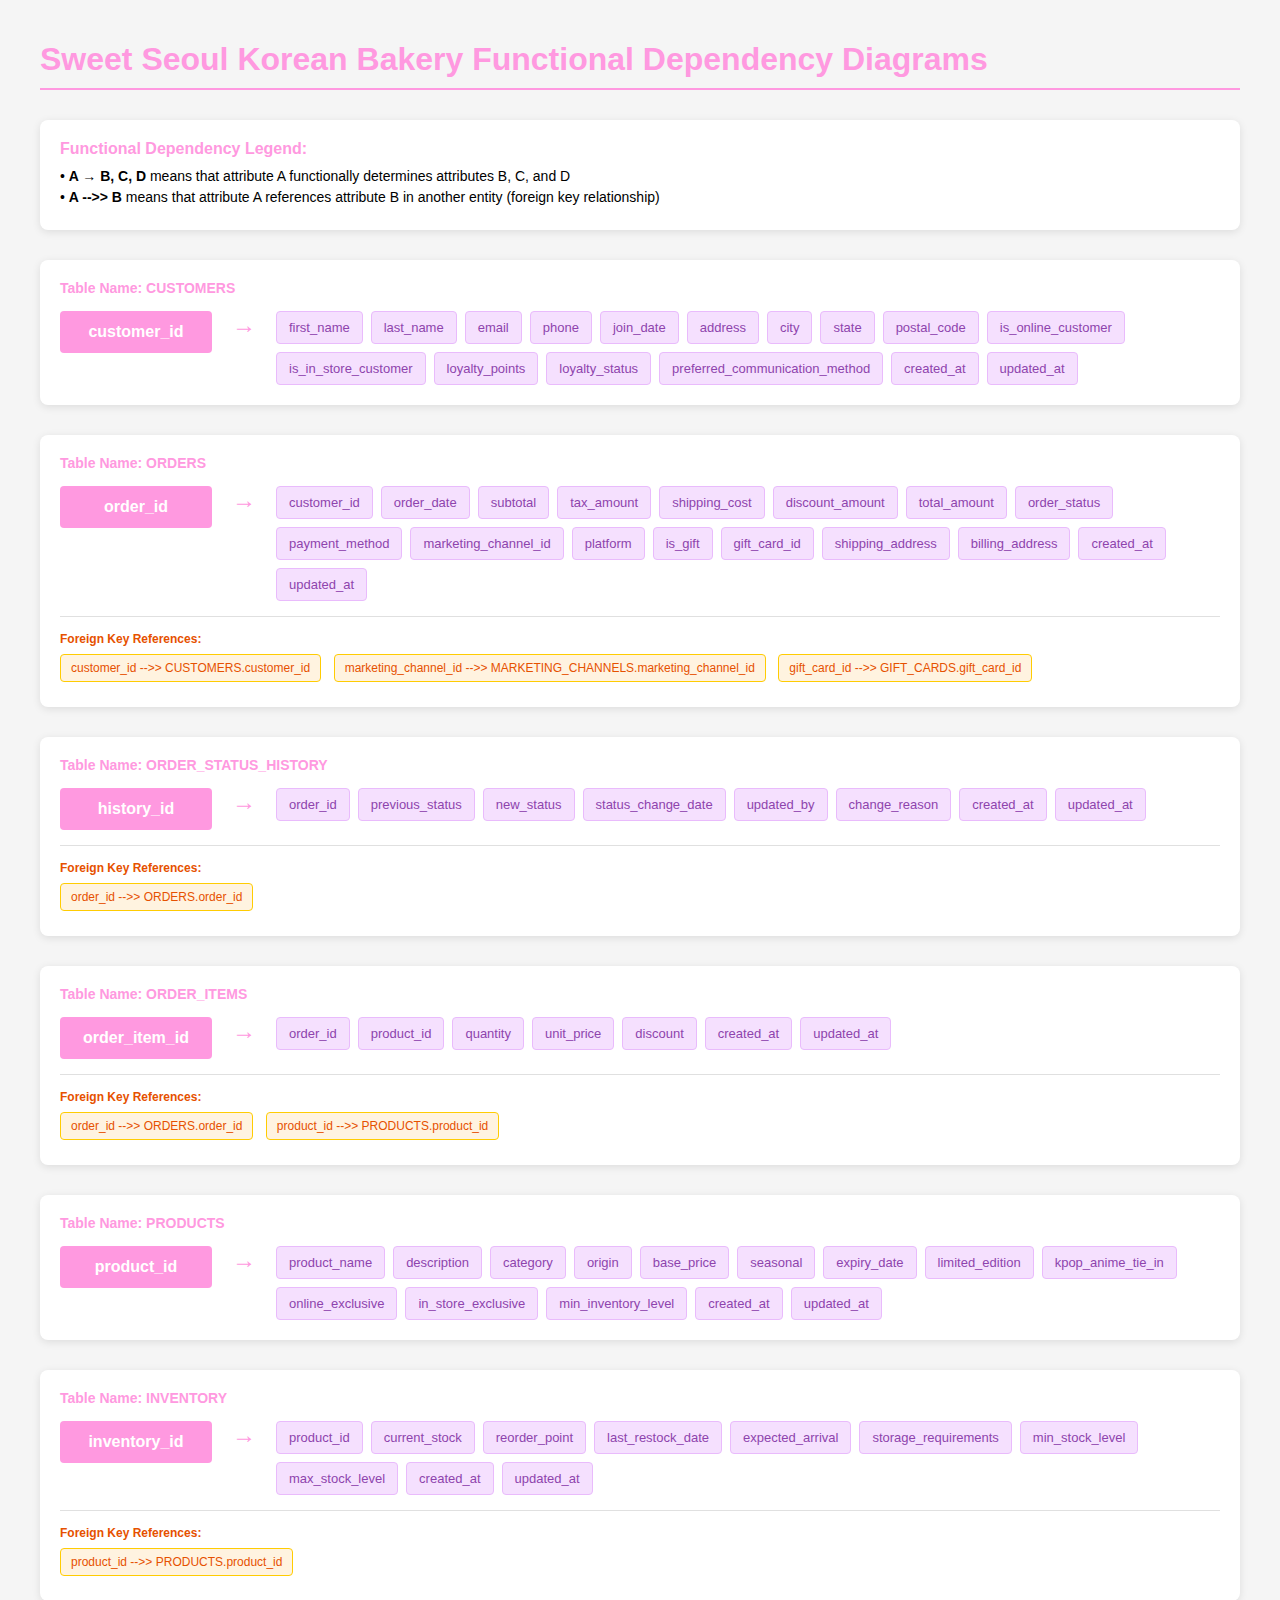
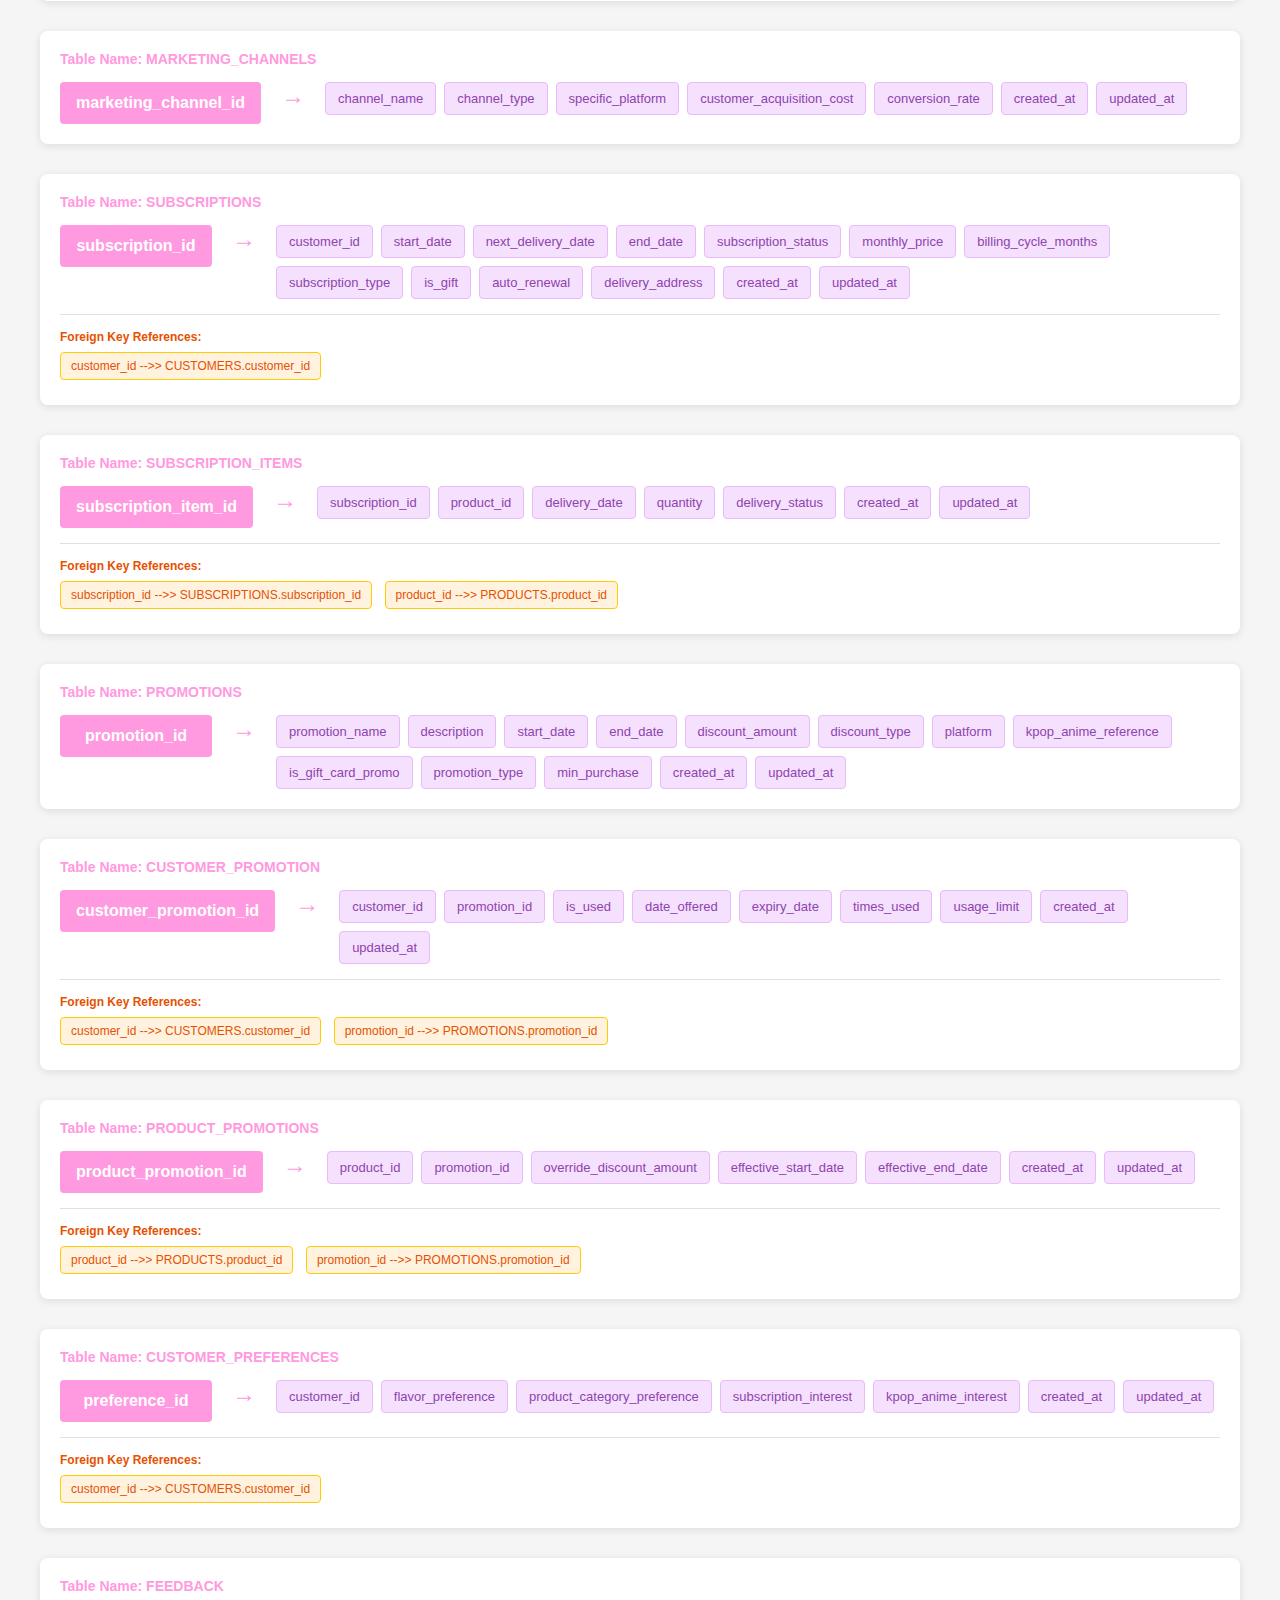
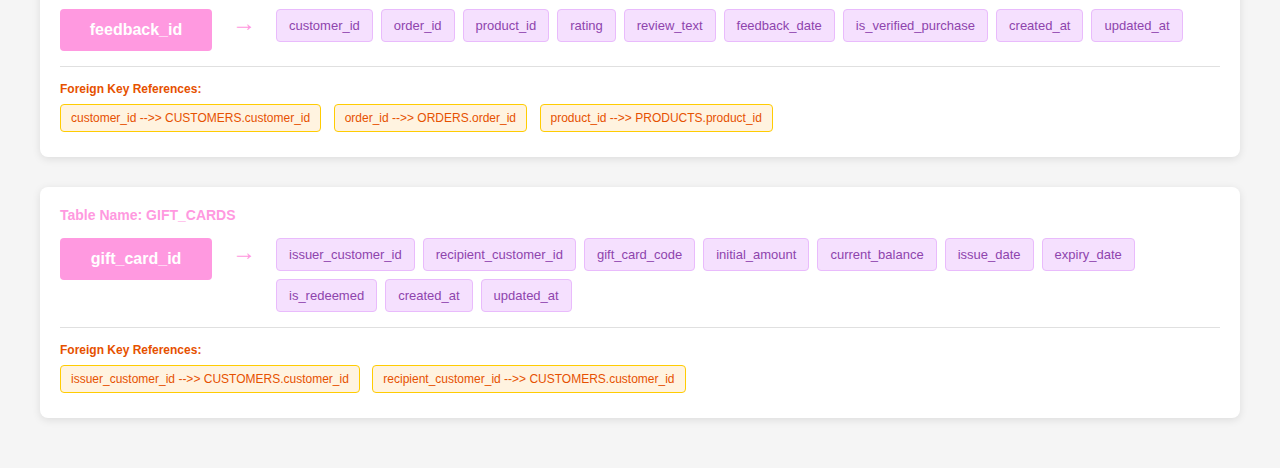
<file: functional_dependencies_refined.html>
<!DOCTYPE html>
<html lang="en">
<head>
    <meta charset="UTF-8">
    <meta name="viewport" content="width=device-width, initial-scale=1.0">
    <title>Sweet Seoul Korean Bakery Functional Dependency Diagram</title>
    <style>
        body {
            font-family: Arial, sans-serif;
            background-color: #f5f5f5;
            margin: 0;
            padding: 20px;
        }

        h1 {
            color: #ff99e0;
            border-bottom: 2px solid #ff99e0;
            padding-bottom: 10px;
            margin-bottom: 30px;
            text-align:left !important;
        }
        
        .container {
            max-width: 1200px;
            margin: 0 auto;
        }
        
        .version-info {
            background-color: #e8f4f8;
            border: 1px solid #bce8f1;
            border-radius: 8px;
            padding: 15px;
            margin-bottom: 30px;
            box-shadow: 0 2px 8px rgba(0,0,0,0.1);
        }
        
        .version-info h3 {
            margin-top: 0;
            color: #31708f;
        }
        
        .table-diagram {
            background: white;
            border-radius: 8px;
            box-shadow: 0 2px 8px rgba(0,0,0,0.1);
            margin-bottom: 30px;
            padding: 20px;
            transition: all 0.3s ease;
        }
        
        .table-diagram:hover {
            transform: translateY(-3px);
            box-shadow: 0 6px 20px rgba(0,0,0,0.15);
        }
        
        .table-name {
            font-size: 14px;
            font-weight: bold;
            color: #ff99e0;
            margin-bottom: 15px;
            transition: color 0.2s ease;
        }
        
        .table-diagram:hover .table-name {
            color: #e91e63;
        }
        
        .dependency-container {
            display: flex;
            align-items: flex-start;
            gap: 15px;
        }
        
        .primary-key {
            background-color: #ff99e0;
            color: white;
            padding: 12px 16px;
            border-radius: 4px;
            font-weight: bold;
            min-width: 120px;
            text-align: center;
            position: relative;
            transition: all 0.3s ease;
            cursor: pointer;
        }
        
        .primary-key:hover {
            background-color: #fb55c9;
            transform: scale(1.05);
            box-shadow: 0 4px 16px rgba(142, 68, 173, 0.4);/* #8e44ad */
        }
        
        .arrow {
            font-size: 24px;
            color: #ff99e0;
            margin: 0 5px;
            transition: all 0.3s ease;
        }
        
        .table-diagram:hover .arrow {
            color: #8e44ad;
            transform: scale(1.1);
        }
        
        .dependent-attributes {
            flex: 1;
            display: flex;
            flex-wrap: wrap;
            gap: 8px;
            align-items: center;
        }
        
        .attribute {
            background-color: #f5e0fe;
            color: #8e44ad;
            padding: 8px 12px;
            border-radius: 4px;
            font-size: 13px;
            border: 1px solid #e9bbfc;
            transition: all 0.25s ease;
            cursor: pointer;
        }
        
        .attribute:hover {
            background-color: #8e44ad;
            color: white;
            transform: translateY(-2px);
            box-shadow: 0 3px 12px rgba(74, 3, 103, 0.3);
            border-color: #4a0367;
        }
        
        .attribute.updated {
            background-color: #fff3cd;
            color: #856404;
            border-color: #ffeaa7;
        }
        
        .attribute.updated:hover {
            background-color: #ffc107;
            color: white;
        }
        
        .attribute.new {
            background-color: #d4edda;
            color: #155724;
            border-color: #c3e6cb;
        }
        
        .attribute.new:hover {
            background-color: #28a745;
            color: white;
        }
        
        .foreign-keys {
            margin-top: 15px;
            padding-top: 15px;
            border-top: 1px solid #e0e0e0;
            transition: border-color 0.3s ease;
        }
        
        .table-diagram:hover .foreign-keys {
            border-top-color: #ff99e0;
        }
        
        .foreign-key-title {
            font-size: 12px;
            color: #e65100;
            margin-bottom: 8px;
            font-weight: bold;
            transition: color 0.2s ease;
        }
        
        .table-diagram:hover .foreign-key-title {
            color: #4a0367;;
        }
        
        .foreign-key {
            background-color: #fff3e0;
            color: #e65100;
            padding: 6px 10px;
            border-radius: 4px;
            font-size: 12px;
            margin-right: 8px;
            margin-bottom: 5px;
            display: inline-block;
            border: 1px solid #ffcc02;
            transition: all 0.25s ease;
            cursor: pointer;
        }
        
        .foreign-key:hover {
            background-color: #ff6f00;
            color: white;
            transform: translateY(-1px);
            box-shadow: 0 2px 8px rgba(255, 111, 0, 0.4);
            border-color: #ff6f00;
        }
        
        .legend {
            background: white;
            border-radius: 8px;
            box-shadow: 0 2px 8px rgba(0,0,0,0.1);
            padding: 20px;
            margin-bottom: 30px;
            transition: all 0.3s ease;
        }
        
        .legend:hover {
            box-shadow: 0 4px 16px rgba(0,0,0,0.15);
        }
        
        .legend-title {
            font-size: 16px;
            font-weight: bold;
            color: #ff99e0;
            margin-bottom: 10px;
            transition: color 0.2s ease;
        }
        
        .legend:hover .legend-title {
            color: #e91e63;
        }
        
        .legend-item {
            margin: 5px 0;
            font-size: 14px;
            transition: color 0.2s ease;
        }
        
        .legend:hover .legend-item {
            color: #333;
        }
        
        h1 {
            text-align: center;
            color: #ff99e0;
            margin-bottom: 30px;
            transition: all 0.3s ease;
        }
        
        h1:hover {
            color: #1a472a;
            text-shadow: 0 2px 4px rgba(44, 90, 160, 0.2);
        }
        
        /* Additional subtle animations */
        @keyframes fadeIn {
            from { opacity: 0; transform: translateY(20px); }
            to { opacity: 1; transform: translateY(0); }
        }
        
        .table-diagram {
            animation: fadeIn 0.6s ease forwards;
        }
        
        .table-diagram:nth-child(even) {
            animation-delay: 0.1s;
        }
        
        .table-diagram:nth-child(odd) {
            animation-delay: 0.05s;
        }
        
        /* Hover effect for the entire container */
        .container:hover .table-diagram:not(:hover) {
            opacity: 0.7;
            transform: scale(0.98);
        }
        
        /* Add a subtle glow effect */
        .primary-key::before {
            content: '';
            position: absolute;
            top: -2px;
            left: -2px;
            right: -2px;
            bottom: -2px;
            background: linear-gradient(45deg, #ff99e0, #fb55c9);
            border-radius: 6px;
            z-index: -1;
            opacity: 0;
            transition: opacity 0.3s ease;
        }
        
        .primary-key:hover::before {
            opacity: 0.5;
        }
        
        /* Responsive design improvements */
        @media (max-width: 768px) {
            .dependency-container {
                flex-direction: column;
                gap: 10px;
            }
            
            .primary-key {
                min-width: auto;
                align-self: flex-start;
            }
            
            .arrow {
                transform: rotate(90deg);
                align-self: center;
            }
            
            .table-diagram:hover .arrow {
                transform: rotate(90deg) scale(1.1);
            }
        }
    </style>
</head>
<body>
    <div class="container">
        <h1>Sweet Seoul Korean Bakery Functional Dependency Diagrams</h1>
        
        <!-- <div class="version-info">
            <h3>Version Information</h3>
            <p><strong>Last Updated:</strong> May 30, 2025</p>
            <p><strong>Version:</strong> 2.0 - Updated to match current SQL implementation</p>
        </div> -->
        
        <div class="legend">
            <div class="legend-title">Functional Dependency Legend:</div>
            <div class="legend-item">• <strong>A → B, C, D</strong> means that attribute A functionally determines attributes B, C, and D</div>
            <div class="legend-item">• <strong>A -->> B</strong> means that attribute A references attribute B in another entity (foreign key relationship)</div>
        </div>

        <!-- CUSTOMERS -->
        <div class="table-diagram">
            <div class="table-name">Table Name: CUSTOMERS</div>
            <div class="dependency-container">
                <div class="primary-key">customer_id</div>
                <div class="arrow">→</div>
                <div class="dependent-attributes">
                    <div class="attribute">first_name</div>
                    <div class="attribute">last_name</div>
                    <div class="attribute">email</div>
                    <div class="attribute">phone</div>
                    <div class="attribute">join_date</div>
                    <div class="attribute">address</div>
                    <div class="attribute">city</div>
                    <div class="attribute">state</div>
                    <div class="attribute">postal_code</div>
                    <div class="attribute">is_online_customer</div>
                    <div class="attribute">is_in_store_customer</div>
                    <div class="attribute">loyalty_points</div>
                    <div class="attribute">loyalty_status</div>
                    <div class="attribute">preferred_communication_method</div>
                    <div class="attribute">created_at</div>
                    <div class="attribute">updated_at</div>
                </div>
            </div>
        </div>

        <!-- ORDERS -->
        <div class="table-diagram">
            <div class="table-name">Table Name: ORDERS</div>
            <div class="dependency-container">
                <div class="primary-key">order_id</div>
                <div class="arrow">→</div>
                <div class="dependent-attributes">
                    <div class="attribute">customer_id</div>
                    <div class="attribute">order_date</div>
                    <div class="attribute">subtotal</div>
                    <div class="attribute">tax_amount</div>
                    <div class="attribute">shipping_cost</div>
                    <div class="attribute">discount_amount</div>
                    <div class="attribute">total_amount</div>
                    <div class="attribute">order_status</div>
                    <div class="attribute">payment_method</div>
                    <div class="attribute">marketing_channel_id</div>
                    <div class="attribute">platform</div>
                    <div class="attribute">is_gift</div>
                    <div class="attribute">gift_card_id</div>
                    <div class="attribute">shipping_address</div>
                    <div class="attribute">billing_address</div>
                    <div class="attribute">created_at</div>
                    <div class="attribute">updated_at</div>
                </div>
            </div>
            <div class="foreign-keys">
                <div class="foreign-key-title">Foreign Key References:</div>
                <div class="foreign-key">customer_id -->> CUSTOMERS.customer_id</div>
                <div class="foreign-key">marketing_channel_id -->> MARKETING_CHANNELS.marketing_channel_id</div>
                <div class="foreign-key">gift_card_id -->> GIFT_CARDS.gift_card_id</div>
            </div>
        </div>

        <!-- ORDER_STATUS_HISTORY -->
        <div class="table-diagram">
            <div class="table-name">Table Name: ORDER_STATUS_HISTORY</div>
            <div class="dependency-container">
                <div class="primary-key">history_id</div>
                <div class="arrow">→</div>
                <div class="dependent-attributes">
                    <div class="attribute">order_id</div>
                    <div class="attribute">previous_status</div>
                    <div class="attribute">new_status</div>
                    <div class="attribute">status_change_date</div>
                    <div class="attribute">updated_by</div>
                    <div class="attribute">change_reason</div>
                    <div class="attribute">created_at</div>
                    <div class="attribute">updated_at</div>
                </div>
            </div>
            <div class="foreign-keys">
                <div class="foreign-key-title">Foreign Key References:</div>
                <div class="foreign-key">order_id -->> ORDERS.order_id</div>
            </div>
        </div>

        <!-- ORDER_ITEMS -->
        <div class="table-diagram">
            <div class="table-name">Table Name: ORDER_ITEMS</div>
            <div class="dependency-container">
                <div class="primary-key">order_item_id</div>
                <div class="arrow">→</div>
                <div class="dependent-attributes">
                    <div class="attribute">order_id</div>
                    <div class="attribute">product_id</div>
                    <div class="attribute">quantity</div>
                    <div class="attribute">unit_price</div>
                    <div class="attribute">discount</div>
                    <div class="attribute">created_at</div>
                    <div class="attribute">updated_at</div>
                </div>
            </div>
            <div class="foreign-keys">
                <div class="foreign-key-title">Foreign Key References:</div>
                <div class="foreign-key">order_id -->> ORDERS.order_id</div>
                <div class="foreign-key">product_id -->> PRODUCTS.product_id</div>
            </div>
        </div>

        <!-- PRODUCTS -->
        <div class="table-diagram">
            <div class="table-name">Table Name: PRODUCTS</div>
            <div class="dependency-container">
                <div class="primary-key">product_id</div>
                <div class="arrow">→</div>
                <div class="dependent-attributes">
                    <div class="attribute">product_name</div>
                    <div class="attribute">description</div>
                    <div class="attribute">category</div>
                    <div class="attribute">origin</div>
                    <div class="attribute">base_price</div>
                    <div class="attribute">seasonal</div>
                    <div class="attribute">expiry_date</div>
                    <div class="attribute">limited_edition</div>
                    <div class="attribute">kpop_anime_tie_in</div>
                    <div class="attribute">online_exclusive</div>
                    <div class="attribute">in_store_exclusive</div>
                    <div class="attribute">min_inventory_level</div>
                    <div class="attribute">created_at</div>
                    <div class="attribute">updated_at</div>
                </div>
            </div>
        </div>

        <!-- INVENTORY -->
        <div class="table-diagram">
            <div class="table-name">Table Name: INVENTORY</div>
            <div class="dependency-container">
                <div class="primary-key">inventory_id</div>
                <div class="arrow">→</div>
                <div class="dependent-attributes">
                    <div class="attribute">product_id</div>
                    <div class="attribute">current_stock</div>
                    <div class="attribute">reorder_point</div>
                    <div class="attribute">last_restock_date</div>
                    <div class="attribute">expected_arrival</div>
                    <div class="attribute">storage_requirements</div>
                    <div class="attribute">min_stock_level</div>
                    <div class="attribute">max_stock_level</div>
                    <div class="attribute">created_at</div>
                    <div class="attribute">updated_at</div>
                </div>
            </div>
            <div class="foreign-keys">
                <div class="foreign-key-title">Foreign Key References:</div>
                <div class="foreign-key">product_id -->> PRODUCTS.product_id</div>
            </div>
        </div>

        <!-- MARKETING_CHANNELS -->
        <div class="table-diagram">
            <div class="table-name">Table Name: MARKETING_CHANNELS</div>
            <div class="dependency-container">
                <div class="primary-key">marketing_channel_id</div>
                <div class="arrow">→</div>
                <div class="dependent-attributes">
                    <div class="attribute">channel_name</div>
                    <div class="attribute">channel_type</div>
                    <div class="attribute">specific_platform</div>
                    <div class="attribute">customer_acquisition_cost</div>
                    <div class="attribute">conversion_rate</div>
                    <div class="attribute">created_at</div>
                    <div class="attribute">updated_at</div>
                </div>
            </div>
        </div>

        <!-- SUBSCRIPTIONS -->
        <div class="table-diagram">
            <div class="table-name">Table Name: SUBSCRIPTIONS</div>
            <div class="dependency-container">
                <div class="primary-key">subscription_id</div>
                <div class="arrow">→</div>
                <div class="dependent-attributes">
                    <div class="attribute">customer_id</div>
                    <div class="attribute">start_date</div>
                    <div class="attribute">next_delivery_date</div>
                    <div class="attribute">end_date</div>
                    <div class="attribute">subscription_status</div>
                    <div class="attribute">monthly_price</div>
                    <div class="attribute">billing_cycle_months</div>
                    <div class="attribute">subscription_type</div>
                    <div class="attribute">is_gift</div>
                    <div class="attribute">auto_renewal</div>
                    <div class="attribute">delivery_address</div>
                    <div class="attribute">created_at</div>
                    <div class="attribute">updated_at</div>
                </div>
            </div>
            <div class="foreign-keys">
                <div class="foreign-key-title">Foreign Key References:</div>
                <div class="foreign-key">customer_id -->> CUSTOMERS.customer_id</div>
            </div>
        </div>

        <!-- SUBSCRIPTION_ITEMS -->
        <div class="table-diagram">
            <div class="table-name">Table Name: SUBSCRIPTION_ITEMS</div>
            <div class="dependency-container">
                <div class="primary-key">subscription_item_id</div>
                <div class="arrow">→</div>
                <div class="dependent-attributes">
                    <div class="attribute">subscription_id</div>
                    <div class="attribute">product_id</div>
                    <div class="attribute">delivery_date</div>
                    <div class="attribute">quantity</div>
                    <div class="attribute">delivery_status</div>
                    <div class="attribute">created_at</div>
                    <div class="attribute">updated_at</div>
                </div>
            </div>
            <div class="foreign-keys">
                <div class="foreign-key-title">Foreign Key References:</div>
                <div class="foreign-key">subscription_id -->> SUBSCRIPTIONS.subscription_id</div>
                <div class="foreign-key">product_id -->> PRODUCTS.product_id</div>
            </div>
        </div>

        <!-- PROMOTIONS -->
        <div class="table-diagram">
            <div class="table-name">Table Name: PROMOTIONS</div>
            <div class="dependency-container">
                <div class="primary-key">promotion_id</div>
                <div class="arrow">→</div>
                <div class="dependent-attributes">
                    <div class="attribute">promotion_name</div>
                    <div class="attribute">description</div>
                    <div class="attribute">start_date</div>
                    <div class="attribute">end_date</div>
                    <div class="attribute">discount_amount</div>
                    <div class="attribute">discount_type</div>
                    <div class="attribute">platform</div>
                    <div class="attribute">kpop_anime_reference</div>
                    <div class="attribute">is_gift_card_promo</div>
                    <div class="attribute">promotion_type</div>
                    <div class="attribute">min_purchase</div>
                    <div class="attribute">created_at</div>
                    <div class="attribute">updated_at</div>
                </div>
            </div>
        </div>

        <!-- CUSTOMER_PROMOTION -->
        <div class="table-diagram">
            <div class="table-name">Table Name: CUSTOMER_PROMOTION</div>
            <div class="dependency-container">
                <div class="primary-key">customer_promotion_id</div>
                <div class="arrow">→</div>
                <div class="dependent-attributes">
                    <div class="attribute">customer_id</div>
                    <div class="attribute">promotion_id</div>
                    <div class="attribute">is_used</div>
                    <div class="attribute">date_offered</div>
                    <div class="attribute">expiry_date</div>
                    <div class="attribute">times_used</div>
                    <div class="attribute">usage_limit</div>
                    <div class="attribute">created_at</div>
                    <div class="attribute">updated_at</div>
                </div>
            </div>
            <div class="foreign-keys">
                <div class="foreign-key-title">Foreign Key References:</div>
                <div class="foreign-key">customer_id -->> CUSTOMERS.customer_id</div>
                <div class="foreign-key">promotion_id -->> PROMOTIONS.promotion_id</div>
            </div>
        </div>

        <!-- PRODUCT_PROMOTIONS -->
        <div class="table-diagram">
            <div class="table-name">Table Name: PRODUCT_PROMOTIONS</div>
            <div class="dependency-container">
                <div class="primary-key">product_promotion_id</div>
                <div class="arrow">→</div>
                <div class="dependent-attributes">
                    <div class="attribute">product_id</div>
                    <div class="attribute">promotion_id</div>
                    <div class="attribute">override_discount_amount</div>
                    <div class="attribute">effective_start_date</div>
                    <div class="attribute">effective_end_date</div>
                    <div class="attribute">created_at</div>
                    <div class="attribute">updated_at</div>
                </div>
            </div>
            <div class="foreign-keys">
                <div class="foreign-key-title">Foreign Key References:</div>
                <div class="foreign-key">product_id -->> PRODUCTS.product_id</div>
                <div class="foreign-key">promotion_id -->> PROMOTIONS.promotion_id</div>
            </div>
        </div>

        <!-- CUSTOMER_PREFERENCES -->
        <div class="table-diagram">
            <div class="table-name">Table Name: CUSTOMER_PREFERENCES</div>
            <div class="dependency-container">
                <div class="primary-key">preference_id</div>
                <div class="arrow">→</div>
                <div class="dependent-attributes">
                    <div class="attribute">customer_id</div>
                    <div class="attribute">flavor_preference</div>
                    <div class="attribute">product_category_preference</div>
                    <div class="attribute">subscription_interest</div>
                    <div class="attribute">kpop_anime_interest</div>
                    <div class="attribute">created_at</div>
                    <div class="attribute">updated_at</div>
                </div>
            </div>
            <div class="foreign-keys">
                <div class="foreign-key-title">Foreign Key References:</div>
                <div class="foreign-key">customer_id -->> CUSTOMERS.customer_id</div>
            </div>
        </div>

        <!-- FEEDBACK -->
        <div class="table-diagram">
            <div class="table-name">Table Name: FEEDBACK</div>
            <div class="dependency-container">
                <div class="primary-key">feedback_id</div>
                <div class="arrow">→</div>
                <div class="dependent-attributes">
                    <div class="attribute">customer_id</div>
                    <div class="attribute">order_id</div>
                    <div class="attribute">product_id</div>
                    <div class="attribute">rating</div>
                    <div class="attribute">review_text</div>
                    <div class="attribute">feedback_date</div>
                    <div class="attribute">is_verified_purchase</div>
                    <div class="attribute">created_at</div>
                    <div class="attribute">updated_at</div>
                </div>
            </div>
            <div class="foreign-keys">
                <div class="foreign-key-title">Foreign Key References:</div>
                <div class="foreign-key">customer_id -->> CUSTOMERS.customer_id</div>
                <div class="foreign-key">order_id -->> ORDERS.order_id</div>
                <div class="foreign-key">product_id -->> PRODUCTS.product_id</div>
            </div>
        </div>

        <!-- GIFT_CARDS -->
        <div class="table-diagram">
            <div class="table-name">Table Name: GIFT_CARDS</div>
            <div class="dependency-container">
                <div class="primary-key">gift_card_id</div>
                <div class="arrow">→</div>
                <div class="dependent-attributes">
                    <div class="attribute">issuer_customer_id</div>
                    <div class="attribute">recipient_customer_id</div>
                    <div class="attribute">gift_card_code</div>
                    <div class="attribute">initial_amount</div>
                    <div class="attribute">current_balance</div>
                    <div class="attribute">issue_date</div>
                    <div class="attribute">expiry_date</div>
                    <div class="attribute">is_redeemed</div>
                    <div class="attribute">created_at</div>
                    <div class="attribute">updated_at</div>
                </div>
            </div>
            <div class="foreign-keys">
                <div class="foreign-key-title">Foreign Key References:</div>
                <div class="foreign-key">issuer_customer_id -->> CUSTOMERS.customer_id</div>
                <div class="foreign-key">recipient_customer_id -->> CUSTOMERS.customer_id</div>
            </div>
        </div>
    </div>
</body>
</html>
</file>
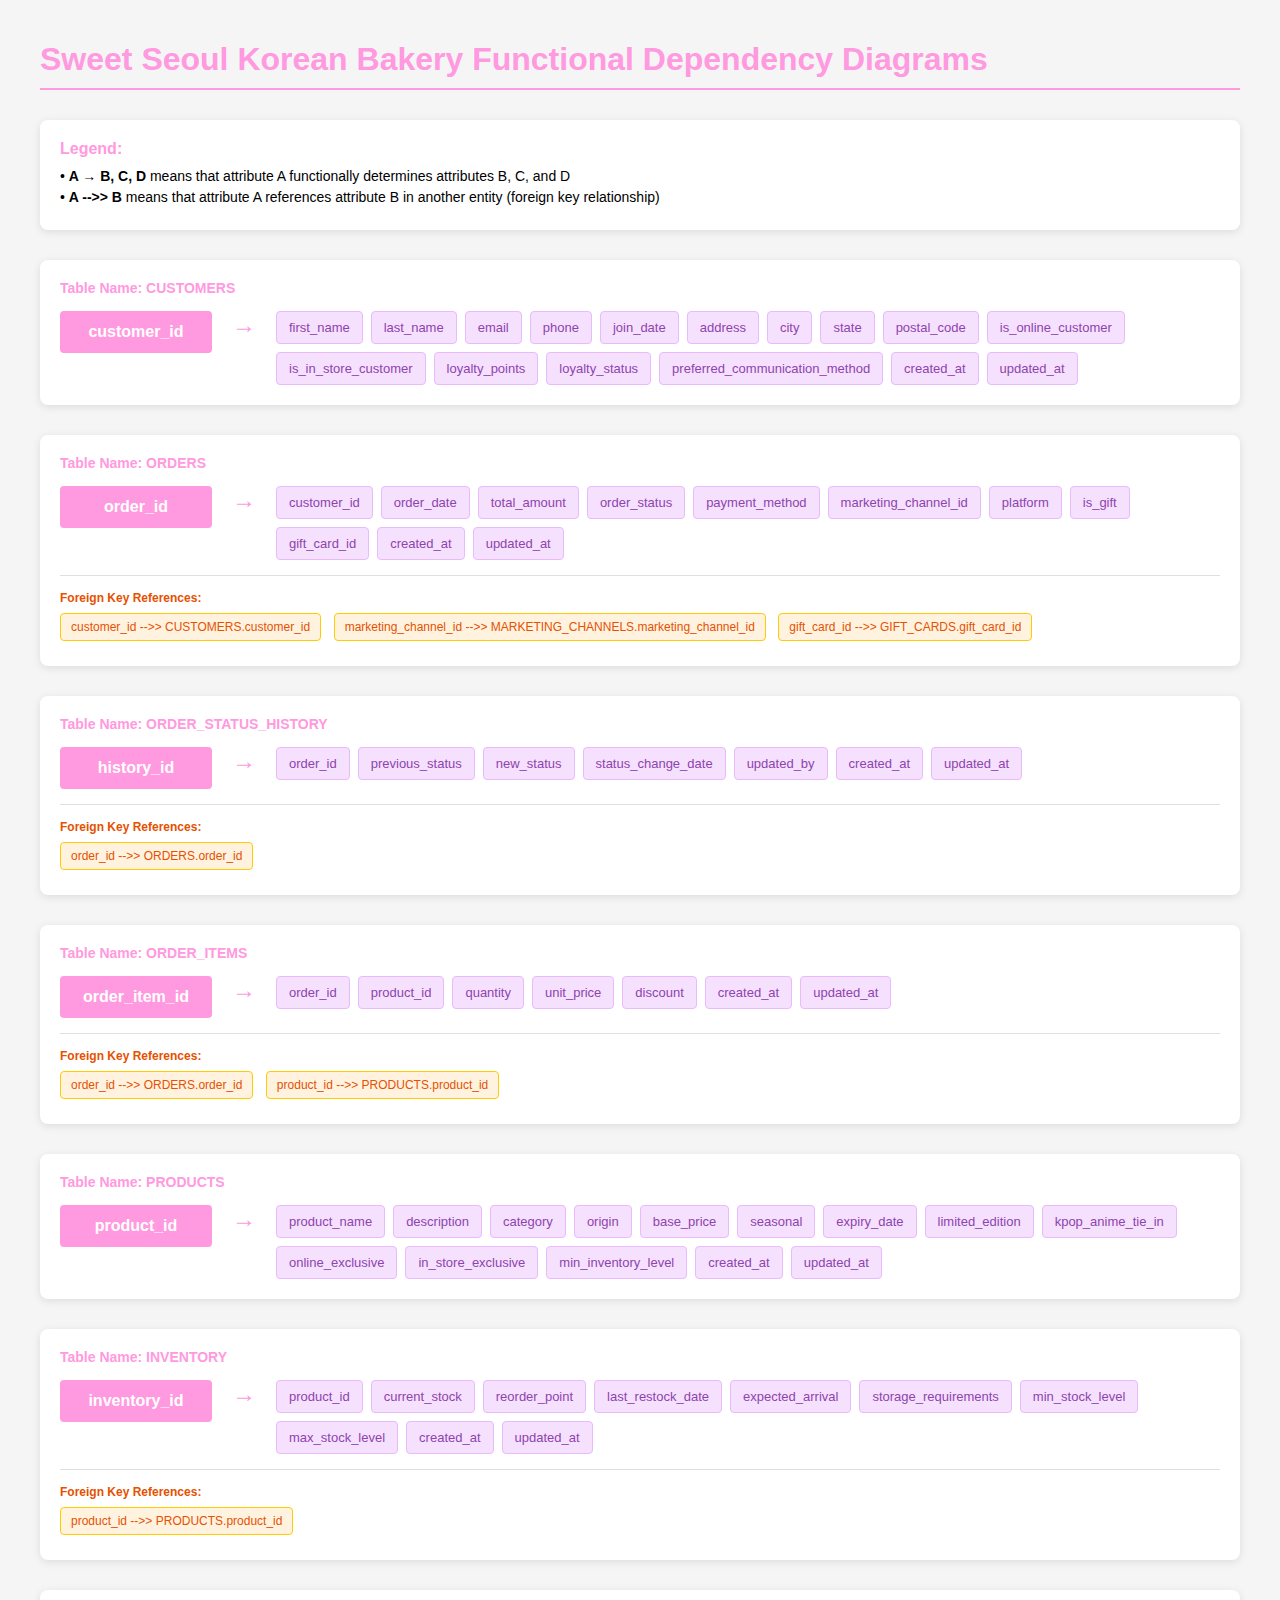
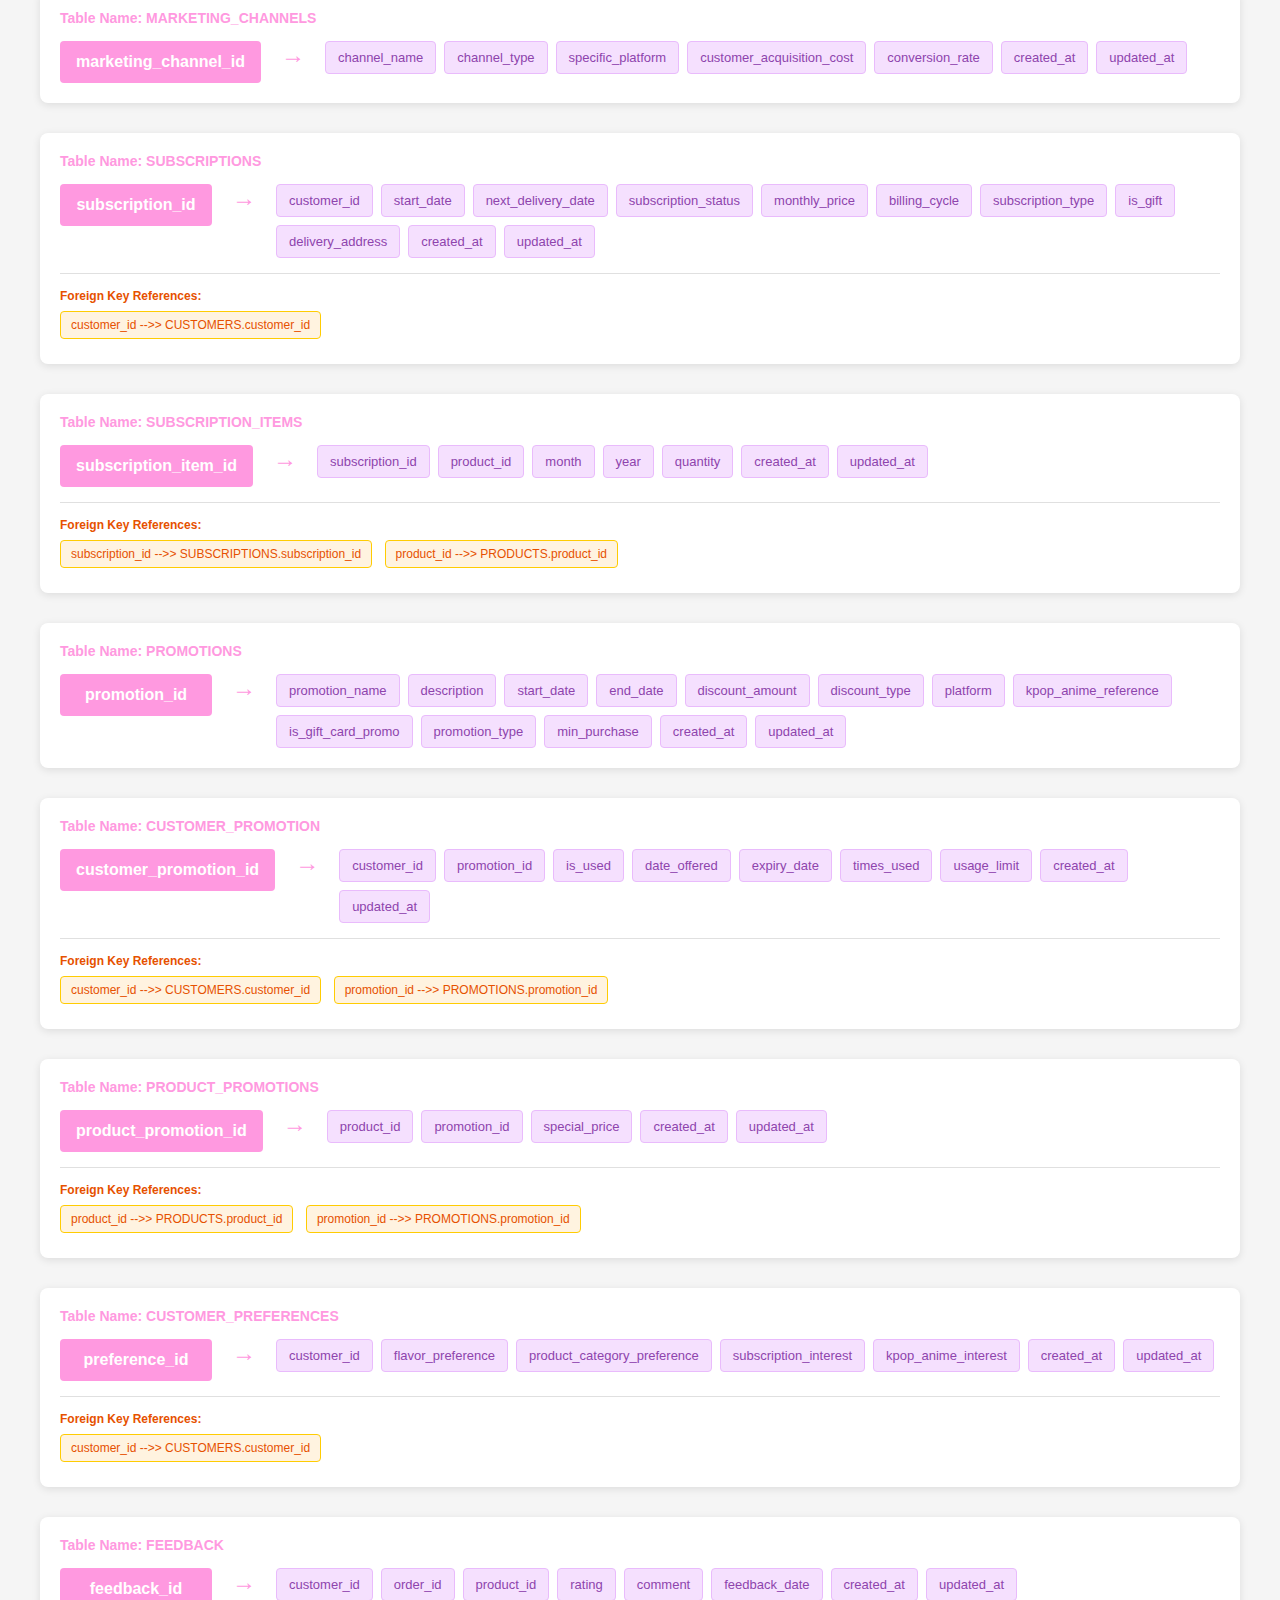
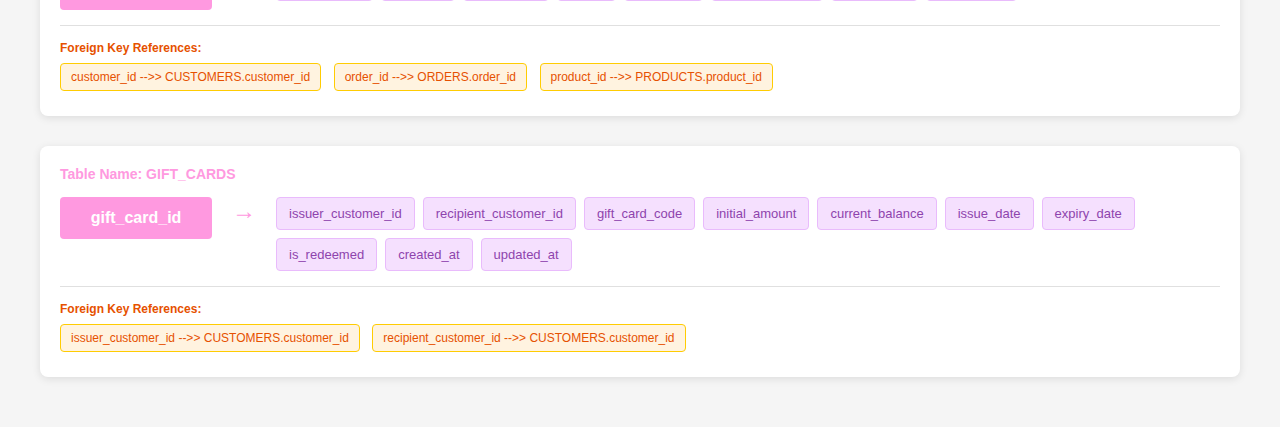
<file: functional_dependency_diagram_hover.html>
<!DOCTYPE html>
<html lang="en">
<head>
    <meta charset="UTF-8">
    <meta name="viewport" content="width=device-width, initial-scale=1.0">
    <title>Sweet Seoul Korean Bakery Functional Dependency Diagram</title>
    <style>
        body {
            font-family: Arial, sans-serif;
            background-color: #f5f5f5;
            margin: 0;
            padding: 20px;
        }

        h1 {
            color: #ff99e0;
            border-bottom: 2px solid #ff99e0;
            padding-bottom: 10px;
            margin-bottom: 30px;
            text-align:left !important;
        }
        
        .container {
            max-width: 1200px;
            margin: 0 auto;
        }
        
        .table-diagram {
            background: white;
            border-radius: 8px;
            box-shadow: 0 2px 8px rgba(0,0,0,0.1);
            margin-bottom: 30px;
            padding: 20px;
            transition: all 0.3s ease;
        }
        
        .table-diagram:hover {
            transform: translateY(-3px);
            box-shadow: 0 6px 20px rgba(0,0,0,0.15);
        }
        
        .table-name {
            font-size: 14px;
            font-weight: bold;
            color: #ff99e0;
            margin-bottom: 15px;
            transition: color 0.2s ease;
        }
        
        .table-diagram:hover .table-name {
            color: #e91e63;
        }
        
        .dependency-container {
            display: flex;
            align-items: flex-start;
            gap: 15px;
        }
        
        .primary-key {
            background-color: #ff99e0;
            color: white;
            padding: 12px 16px;
            border-radius: 4px;
            font-weight: bold;
            min-width: 120px;
            text-align: center;
            position: relative;
            transition: all 0.3s ease;
            cursor: pointer;
        }
        
        .primary-key:hover {
            background-color: #fb55c9;
            transform: scale(1.05);
            box-shadow: 0 4px 16px rgba(142, 68, 173, 0.4);/* #8e44ad */
        }
        
        .arrow {
            font-size: 24px;
            color: #ff99e0;
            margin: 0 5px;
            transition: all 0.3s ease;
        }
        
        .table-diagram:hover .arrow {
            color: #8e44ad;
            transform: scale(1.1);
        }
        
        .dependent-attributes {
            flex: 1;
            display: flex;
            flex-wrap: wrap;
            gap: 8px;
            align-items: center;
        }
        
        .attribute {
            background-color: #f5e0fe;
            color: #8e44ad;
            padding: 8px 12px;
            border-radius: 4px;
            font-size: 13px;
            border: 1px solid #e9bbfc;
            transition: all 0.25s ease;
            cursor: pointer;
        }
        
        .attribute:hover {
            background-color: #8e44ad;
            color: white;
            transform: translateY(-2px);
            box-shadow: 0 3px 12px rgba(74, 3, 103, 0.3);
            border-color: #4a0367;
        }
        
        .foreign-keys {
            margin-top: 15px;
            padding-top: 15px;
            border-top: 1px solid #e0e0e0;
            transition: border-color 0.3s ease;
        }
        
        .table-diagram:hover .foreign-keys {
            border-top-color: #ff99e0;
        }
        
        .foreign-key-title {
            font-size: 12px;
            color: #e65100;
            margin-bottom: 8px;
            font-weight: bold;
            transition: color 0.2s ease;
        }
        
        .table-diagram:hover .foreign-key-title {
            color: #4a0367;;
        }
        
        .foreign-key {
            background-color: #fff3e0;
            color: #e65100;
            padding: 6px 10px;
            border-radius: 4px;
            font-size: 12px;
            margin-right: 8px;
            margin-bottom: 5px;
            display: inline-block;
            border: 1px solid #ffcc02;
            transition: all 0.25s ease;
            cursor: pointer;
        }
        
        .foreign-key:hover {
            background-color: #ff6f00;
            color: white;
            transform: translateY(-1px);
            box-shadow: 0 2px 8px rgba(255, 111, 0, 0.4);
            border-color: #ff6f00;
        }
        
        .legend {
            background: white;
            border-radius: 8px;
            box-shadow: 0 2px 8px rgba(0,0,0,0.1);
            padding: 20px;
            margin-bottom: 30px;
            transition: all 0.3s ease;
        }
        
        .legend:hover {
            box-shadow: 0 4px 16px rgba(0,0,0,0.15);
        }
        
        .legend-title {
            font-size: 16px;
            font-weight: bold;
            color: #ff99e0;
            margin-bottom: 10px;
            transition: color 0.2s ease;
        }
        
        .legend:hover .legend-title {
            color: #e91e63;
        }
        
        .legend-item {
            margin: 5px 0;
            font-size: 14px;
            transition: color 0.2s ease;
        }
        
        .legend:hover .legend-item {
            color: #333;
        }
        
        h1 {
            text-align: center;
            color: #ff99e0;
            margin-bottom: 30px;
            transition: all 0.3s ease;
        }
        
        h1:hover {
            color: #1a472a;
            text-shadow: 0 2px 4px rgba(44, 90, 160, 0.2);
        }
        
        /* Additional subtle animations */
        @keyframes fadeIn {
            from { opacity: 0; transform: translateY(20px); }
            to { opacity: 1; transform: translateY(0); }
        }
        
        .table-diagram {
            animation: fadeIn 0.6s ease forwards;
        }
        
        .table-diagram:nth-child(even) {
            animation-delay: 0.1s;
        }
        
        .table-diagram:nth-child(odd) {
            animation-delay: 0.05s;
        }
        
        /* Hover effect for the entire container */
        .container:hover .table-diagram:not(:hover) {
            opacity: 0.7;
            transform: scale(0.98);
        }
        
        /* Add a subtle glow effect */
        .primary-key::before {
            content: '';
            position: absolute;
            top: -2px;
            left: -2px;
            right: -2px;
            bottom: -2px;
            background: linear-gradient(45deg, #ff99e0, #1a472a);
            border-radius: 6px;
            z-index: -1;
            opacity: 0;
            transition: opacity 0.3s ease;
        }
        
        .primary-key:hover::before {
            opacity: 0.5;
        }
        
        /* Responsive design improvements */
        @media (max-width: 768px) {
            .dependency-container {
                flex-direction: column;
                gap: 10px;
            }
            
            .primary-key {
                min-width: auto;
                align-self: flex-start;
            }
            
            .arrow {
                transform: rotate(90deg);
                align-self: center;
            }
            
            .table-diagram:hover .arrow {
                transform: rotate(90deg) scale(1.1);
            }
        }
    </style>
</head>
<body>
    <div class="container">
        <h1>Sweet Seoul Korean Bakery Functional Dependency Diagrams</h1>
        
        <div class="legend">
            <div class="legend-title">Legend:</div>
            <div class="legend-item">• <strong>A → B, C, D</strong> means that attribute A functionally determines attributes B, C, and D</div>
            <div class="legend-item">• <strong>A -->> B</strong> means that attribute A references attribute B in another entity (foreign key relationship)</div>
        </div>

        <!-- CUSTOMERS -->
        <div class="table-diagram">
            <div class="table-name">Table Name: CUSTOMERS</div>
            <div class="dependency-container">
                <div class="primary-key">customer_id</div>
                <div class="arrow">→</div>
                <div class="dependent-attributes">
                    <div class="attribute">first_name</div>
                    <div class="attribute">last_name</div>
                    <div class="attribute">email</div>
                    <div class="attribute">phone</div>
                    <div class="attribute">join_date</div>
                    <div class="attribute">address</div>
                    <div class="attribute">city</div>
                    <div class="attribute">state</div>
                    <div class="attribute">postal_code</div>
                    <div class="attribute">is_online_customer</div>
                    <div class="attribute">is_in_store_customer</div>
                    <div class="attribute">loyalty_points</div>
                    <div class="attribute">loyalty_status</div>
                    <div class="attribute">preferred_communication_method</div>
                    <div class="attribute">created_at</div>
                    <div class="attribute">updated_at</div>
                </div>
            </div>
        </div>

        <!-- ORDERS -->
        <div class="table-diagram">
            <div class="table-name">Table Name: ORDERS</div>
            <div class="dependency-container">
                <div class="primary-key">order_id</div>
                <div class="arrow">→</div>
                <div class="dependent-attributes">
                    <div class="attribute">customer_id</div>
                    <div class="attribute">order_date</div>
                    <div class="attribute">total_amount</div>
                    <div class="attribute">order_status</div>
                    <div class="attribute">payment_method</div>
                    <div class="attribute">marketing_channel_id</div>
                    <div class="attribute">platform</div>
                    <div class="attribute">is_gift</div>
                    <div class="attribute">gift_card_id</div>
                    <div class="attribute">created_at</div>
                    <div class="attribute">updated_at</div>
                </div>
            </div>
            <div class="foreign-keys">
                <div class="foreign-key-title">Foreign Key References:</div>
                <div class="foreign-key">customer_id -->> CUSTOMERS.customer_id</div>
                <div class="foreign-key">marketing_channel_id -->> MARKETING_CHANNELS.marketing_channel_id</div>
                <div class="foreign-key">gift_card_id -->> GIFT_CARDS.gift_card_id</div>
            </div>
        </div>

        <!-- ORDER_STATUS_HISTORY -->
        <div class="table-diagram">
            <div class="table-name">Table Name: ORDER_STATUS_HISTORY</div>
            <div class="dependency-container">
                <div class="primary-key">history_id</div>
                <div class="arrow">→</div>
                <div class="dependent-attributes">
                    <div class="attribute">order_id</div>
                    <div class="attribute">previous_status</div>
                    <div class="attribute">new_status</div>
                    <div class="attribute">status_change_date</div>
                    <div class="attribute">updated_by</div>
                    <div class="attribute">created_at</div>
                    <div class="attribute">updated_at</div>
                </div>
            </div>
            <div class="foreign-keys">
                <div class="foreign-key-title">Foreign Key References:</div>
                <div class="foreign-key">order_id -->> ORDERS.order_id</div>
            </div>
        </div>

        <!-- ORDER_ITEMS -->
        <div class="table-diagram">
            <div class="table-name">Table Name: ORDER_ITEMS</div>
            <div class="dependency-container">
                <div class="primary-key">order_item_id</div>
                <div class="arrow">→</div>
                <div class="dependent-attributes">
                    <div class="attribute">order_id</div>
                    <div class="attribute">product_id</div>
                    <div class="attribute">quantity</div>
                    <div class="attribute">unit_price</div>
                    <div class="attribute">discount</div>
                    <div class="attribute">created_at</div>
                    <div class="attribute">updated_at</div>
                </div>
            </div>
            <div class="foreign-keys">
                <div class="foreign-key-title">Foreign Key References:</div>
                <div class="foreign-key">order_id -->> ORDERS.order_id</div>
                <div class="foreign-key">product_id -->> PRODUCTS.product_id</div>
            </div>
        </div>

        <!-- PRODUCTS -->
        <div class="table-diagram">
            <div class="table-name">Table Name: PRODUCTS</div>
            <div class="dependency-container">
                <div class="primary-key">product_id</div>
                <div class="arrow">→</div>
                <div class="dependent-attributes">
                    <div class="attribute">product_name</div>
                    <div class="attribute">description</div>
                    <div class="attribute">category</div>
                    <div class="attribute">origin</div>
                    <div class="attribute">base_price</div>
                    <div class="attribute">seasonal</div>
                    <div class="attribute">expiry_date</div>
                    <div class="attribute">limited_edition</div>
                    <div class="attribute">kpop_anime_tie_in</div>
                    <div class="attribute">online_exclusive</div>
                    <div class="attribute">in_store_exclusive</div>
                    <div class="attribute">min_inventory_level</div>
                    <div class="attribute">created_at</div>
                    <div class="attribute">updated_at</div>
                </div>
            </div>
        </div>

        <!-- INVENTORY -->
        <div class="table-diagram">
            <div class="table-name">Table Name: INVENTORY</div>
            <div class="dependency-container">
                <div class="primary-key">inventory_id</div>
                <div class="arrow">→</div>
                <div class="dependent-attributes">
                    <div class="attribute">product_id</div>
                    <div class="attribute">current_stock</div>
                    <div class="attribute">reorder_point</div>
                    <div class="attribute">last_restock_date</div>
                    <div class="attribute">expected_arrival</div>
                    <div class="attribute">storage_requirements</div>
                    <div class="attribute">min_stock_level</div>
                    <div class="attribute">max_stock_level</div>
                    <div class="attribute">created_at</div>
                    <div class="attribute">updated_at</div>
                </div>
            </div>
            <div class="foreign-keys">
                <div class="foreign-key-title">Foreign Key References:</div>
                <div class="foreign-key">product_id -->> PRODUCTS.product_id</div>
            </div>
        </div>

        <!-- MARKETING_CHANNELS -->
        <div class="table-diagram">
            <div class="table-name">Table Name: MARKETING_CHANNELS</div>
            <div class="dependency-container">
                <div class="primary-key">marketing_channel_id</div>
                <div class="arrow">→</div>
                <div class="dependent-attributes">
                    <div class="attribute">channel_name</div>
                    <div class="attribute">channel_type</div>
                    <div class="attribute">specific_platform</div>
                    <div class="attribute">customer_acquisition_cost</div>
                    <div class="attribute">conversion_rate</div>
                    <div class="attribute">created_at</div>
                    <div class="attribute">updated_at</div>
                </div>
            </div>
        </div>

        <!-- SUBSCRIPTIONS -->
        <div class="table-diagram">
            <div class="table-name">Table Name: SUBSCRIPTIONS</div>
            <div class="dependency-container">
                <div class="primary-key">subscription_id</div>
                <div class="arrow">→</div>
                <div class="dependent-attributes">
                    <div class="attribute">customer_id</div>
                    <div class="attribute">start_date</div>
                    <div class="attribute">next_delivery_date</div>
                    <div class="attribute">subscription_status</div>
                    <div class="attribute">monthly_price</div>
                    <div class="attribute">billing_cycle</div>
                    <div class="attribute">subscription_type</div>
                    <div class="attribute">is_gift</div>
                    <div class="attribute">delivery_address</div>
                    <div class="attribute">created_at</div>
                    <div class="attribute">updated_at</div>
                </div>
            </div>
            <div class="foreign-keys">
                <div class="foreign-key-title">Foreign Key References:</div>
                <div class="foreign-key">customer_id -->> CUSTOMERS.customer_id</div>
            </div>
        </div>

        <!-- SUBSCRIPTION_ITEMS -->
        <div class="table-diagram">
            <div class="table-name">Table Name: SUBSCRIPTION_ITEMS</div>
            <div class="dependency-container">
                <div class="primary-key">subscription_item_id</div>
                <div class="arrow">→</div>
                <div class="dependent-attributes">
                    <div class="attribute">subscription_id</div>
                    <div class="attribute">product_id</div>
                    <div class="attribute">month</div>
                    <div class="attribute">year</div>
                    <div class="attribute">quantity</div>
                    <div class="attribute">created_at</div>
                    <div class="attribute">updated_at</div>
                </div>
            </div>
            <div class="foreign-keys">
                <div class="foreign-key-title">Foreign Key References:</div>
                <div class="foreign-key">subscription_id -->> SUBSCRIPTIONS.subscription_id</div>
                <div class="foreign-key">product_id -->> PRODUCTS.product_id</div>
            </div>
        </div>

        <!-- PROMOTIONS -->
        <div class="table-diagram">
            <div class="table-name">Table Name: PROMOTIONS</div>
            <div class="dependency-container">
                <div class="primary-key">promotion_id</div>
                <div class="arrow">→</div>
                <div class="dependent-attributes">
                    <div class="attribute">promotion_name</div>
                    <div class="attribute">description</div>
                    <div class="attribute">start_date</div>
                    <div class="attribute">end_date</div>
                    <div class="attribute">discount_amount</div>
                    <div class="attribute">discount_type</div>
                    <div class="attribute">platform</div>
                    <div class="attribute">kpop_anime_reference</div>
                    <div class="attribute">is_gift_card_promo</div>
                    <div class="attribute">promotion_type</div>
                    <div class="attribute">min_purchase</div>
                    <div class="attribute">created_at</div>
                    <div class="attribute">updated_at</div>
                </div>
            </div>
        </div>

        <!-- CUSTOMER_PROMOTION -->
        <div class="table-diagram">
            <div class="table-name">Table Name: CUSTOMER_PROMOTION</div>
            <div class="dependency-container">
                <div class="primary-key">customer_promotion_id</div>
                <div class="arrow">→</div>
                <div class="dependent-attributes">
                    <div class="attribute">customer_id</div>
                    <div class="attribute">promotion_id</div>
                    <div class="attribute">is_used</div>
                    <div class="attribute">date_offered</div>
                    <div class="attribute">expiry_date</div>
                    <div class="attribute">times_used</div>
                    <div class="attribute">usage_limit</div>
                    <div class="attribute">created_at</div>
                    <div class="attribute">updated_at</div>
                </div>
            </div>
            <div class="foreign-keys">
                <div class="foreign-key-title">Foreign Key References:</div>
                <div class="foreign-key">customer_id -->> CUSTOMERS.customer_id</div>
                <div class="foreign-key">promotion_id -->> PROMOTIONS.promotion_id</div>
            </div>
        </div>

        <!-- PRODUCT_PROMOTIONS -->
        <div class="table-diagram">
            <div class="table-name">Table Name: PRODUCT_PROMOTIONS</div>
            <div class="dependency-container">
                <div class="primary-key">product_promotion_id</div>
                <div class="arrow">→</div>
                <div class="dependent-attributes">
                    <div class="attribute">product_id</div>
                    <div class="attribute">promotion_id</div>
                    <div class="attribute">special_price</div>
                    <div class="attribute">created_at</div>
                    <div class="attribute">updated_at</div>
                </div>
            </div>
            <div class="foreign-keys">
                <div class="foreign-key-title">Foreign Key References:</div>
                <div class="foreign-key">product_id -->> PRODUCTS.product_id</div>
                <div class="foreign-key">promotion_id -->> PROMOTIONS.promotion_id</div>
            </div>
        </div>

        <!-- CUSTOMER_PREFERENCES -->
        <div class="table-diagram">
            <div class="table-name">Table Name: CUSTOMER_PREFERENCES</div>
            <div class="dependency-container">
                <div class="primary-key">preference_id</div>
                <div class="arrow">→</div>
                <div class="dependent-attributes">
                    <div class="attribute">customer_id</div>
                    <div class="attribute">flavor_preference</div>
                    <div class="attribute">product_category_preference</div>
                    <div class="attribute">subscription_interest</div>
                    <div class="attribute">kpop_anime_interest</div>
                    <div class="attribute">created_at</div>
                    <div class="attribute">updated_at</div>
                </div>
            </div>
            <div class="foreign-keys">
                <div class="foreign-key-title">Foreign Key References:</div>
                <div class="foreign-key">customer_id -->> CUSTOMERS.customer_id</div>
            </div>
        </div>

        <!-- FEEDBACK -->
        <div class="table-diagram">
            <div class="table-name">Table Name: FEEDBACK</div>
            <div class="dependency-container">
                <div class="primary-key">feedback_id</div>
                <div class="arrow">→</div>
                <div class="dependent-attributes">
                    <div class="attribute">customer_id</div>
                    <div class="attribute">order_id</div>
                    <div class="attribute">product_id</div>
                    <div class="attribute">rating</div>
                    <div class="attribute">comment</div>
                    <div class="attribute">feedback_date</div>
                    <div class="attribute">created_at</div>
                    <div class="attribute">updated_at</div>
                </div>
            </div>
            <div class="foreign-keys">
                <div class="foreign-key-title">Foreign Key References:</div>
                <div class="foreign-key">customer_id -->> CUSTOMERS.customer_id</div>
                <div class="foreign-key">order_id -->> ORDERS.order_id</div>
                <div class="foreign-key">product_id -->> PRODUCTS.product_id</div>
            </div>
        </div>

        <!-- GIFT_CARDS -->
        <div class="table-diagram">
            <div class="table-name">Table Name: GIFT_CARDS</div>
            <div class="dependency-container">
                <div class="primary-key">gift_card_id</div>
                <div class="arrow">→</div>
                <div class="dependent-attributes">
                    <div class="attribute">issuer_customer_id</div>
                    <div class="attribute">recipient_customer_id</div>
                    <div class="attribute">gift_card_code</div>
                    <div class="attribute">initial_amount</div>
                    <div class="attribute">current_balance</div>
                    <div class="attribute">issue_date</div>
                    <div class="attribute">expiry_date</div>
                    <div class="attribute">is_redeemed</div>
                    <div class="attribute">created_at</div>
                    <div class="attribute">updated_at</div>
                </div>
            </div>
            <div class="foreign-keys">
                <div class="foreign-key-title">Foreign Key References:</div>
                <div class="foreign-key">issuer_customer_id -->> CUSTOMERS.customer_id</div>
                <div class="foreign-key">recipient_customer_id -->> CUSTOMERS.customer_id</div>
            </div>
        </div>
    </div>
</body>
</html>
</file>
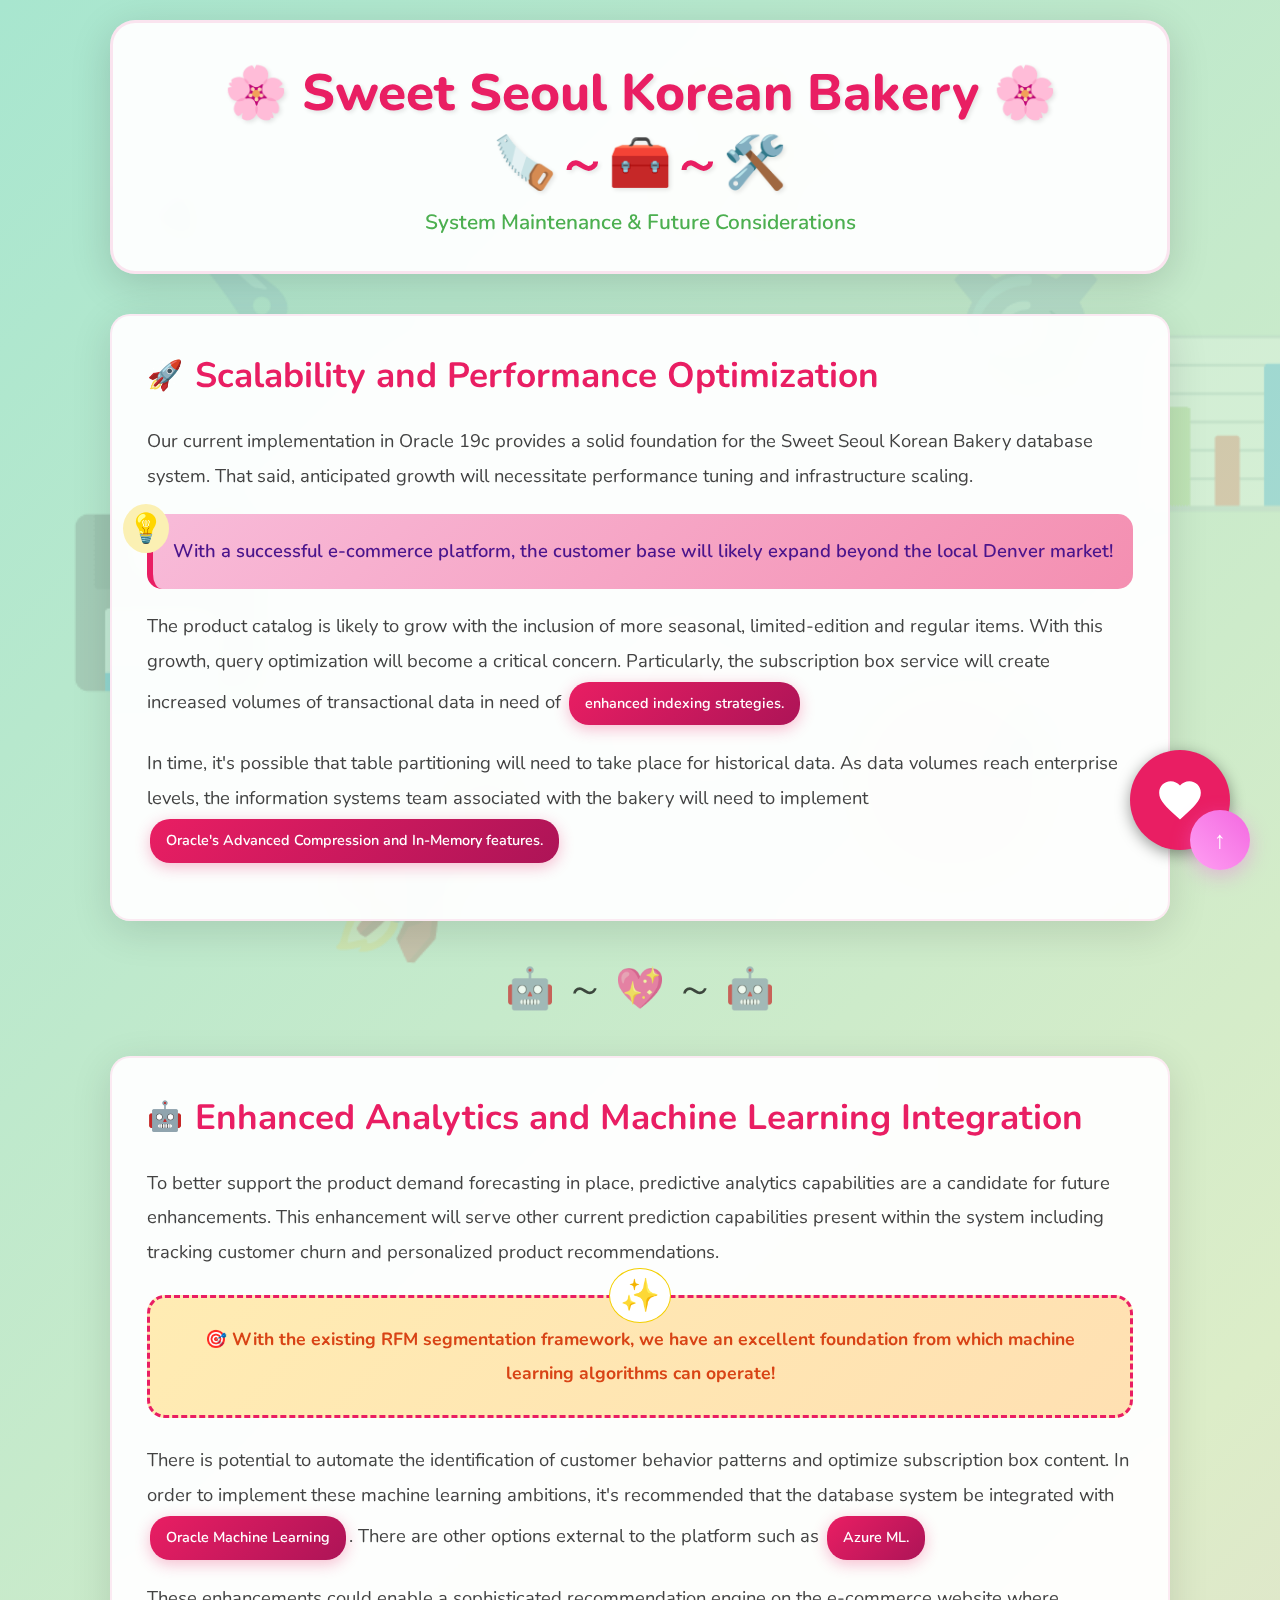
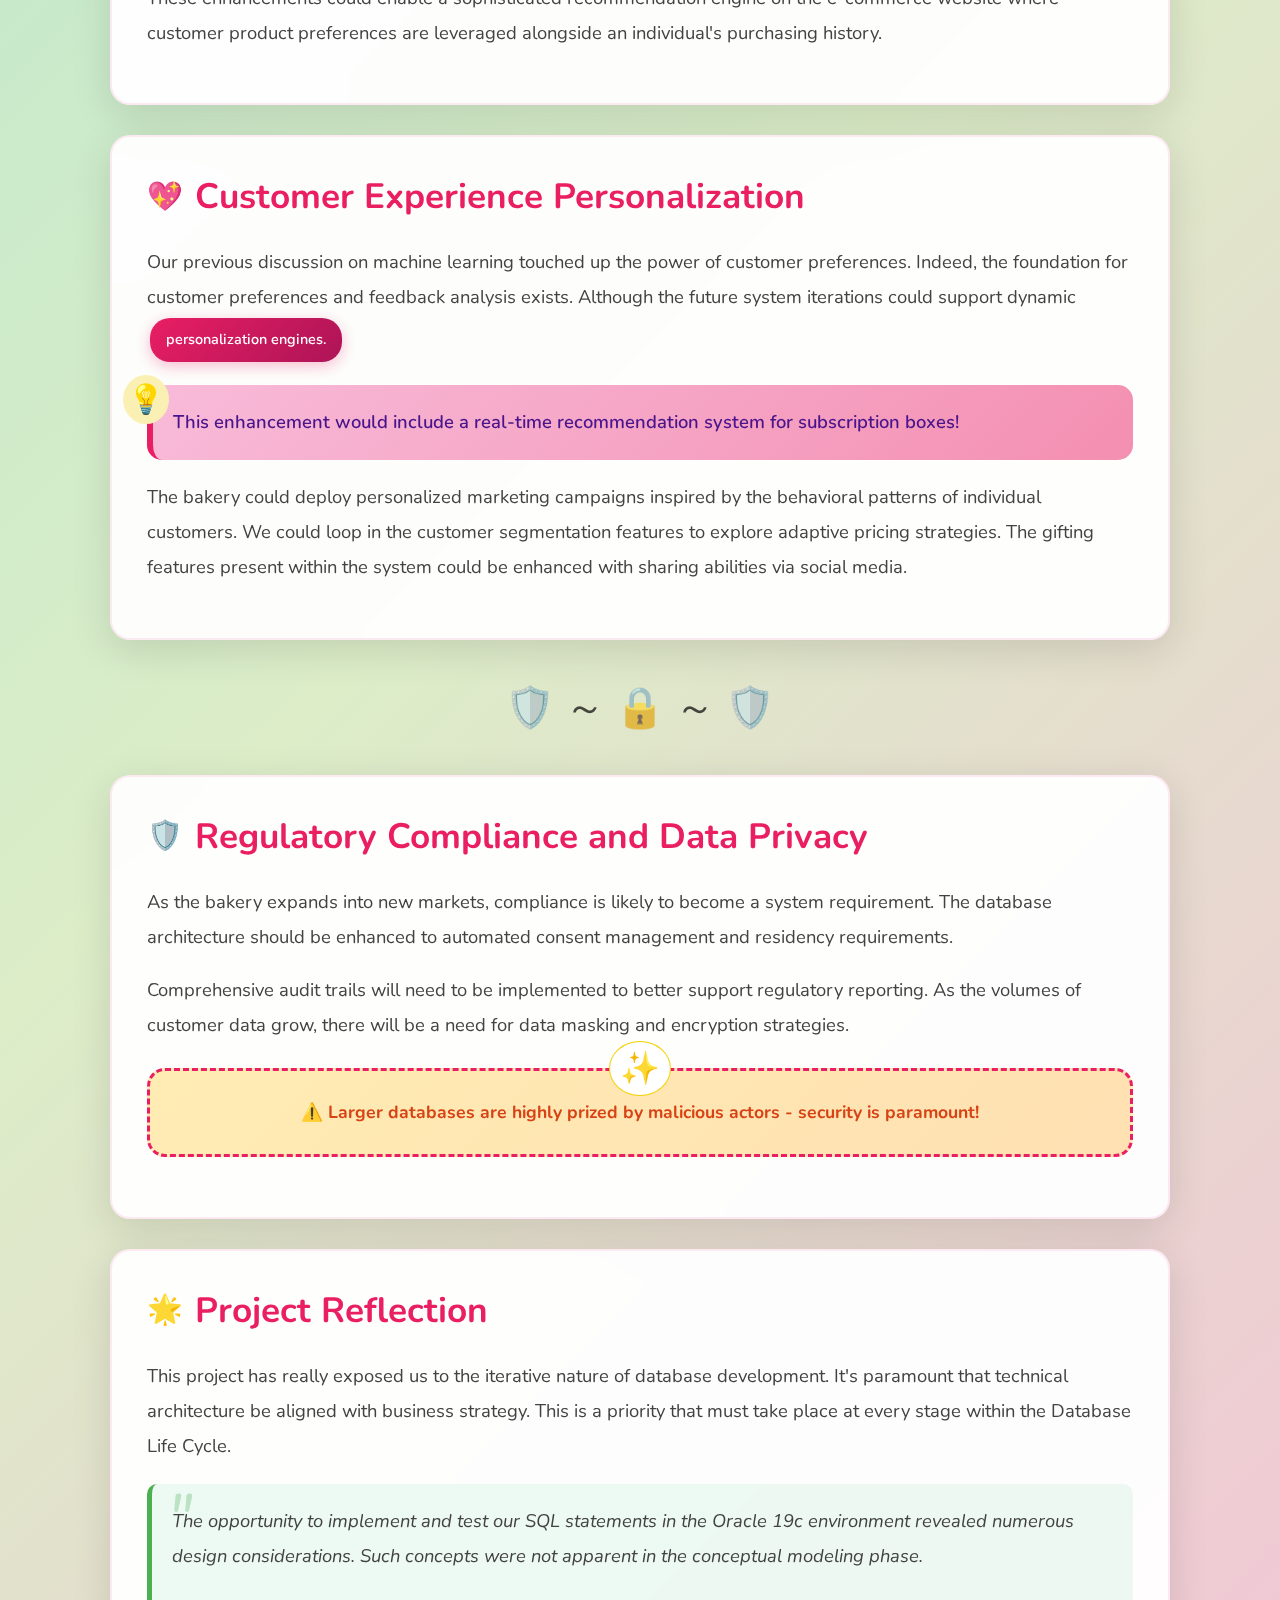
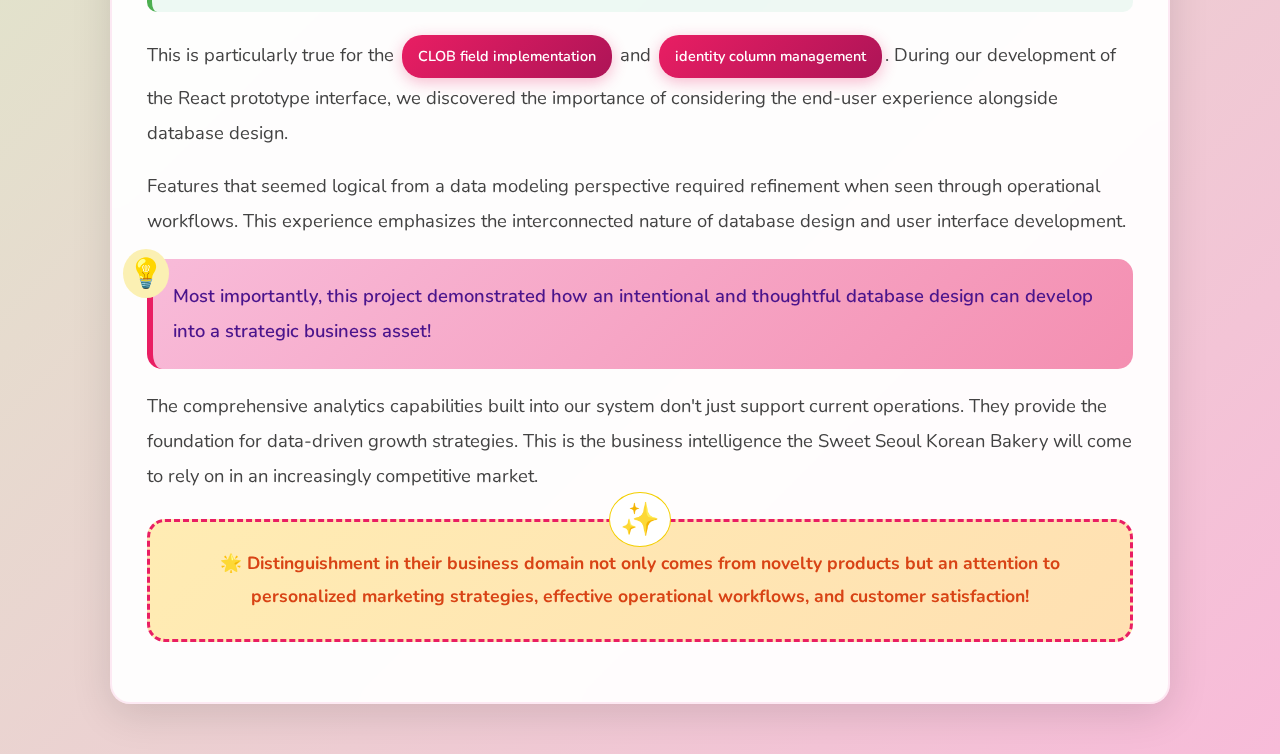
<file: maintenance.html>
<!DOCTYPE html>
<html lang="en">
<head>
    <meta charset="UTF-8">
    <meta name="viewport" content="width=device-width, initial-scale=1.0">
    <title>Sweet Seoul Maintenance & Future Considerations ✨</title>
    <style>
        @import url('https://fonts.googleapis.com/css2?family=Nunito:wght@300;400;600;700;800&display=swap');
        
        * {
            margin: 0;
            padding: 0;
            box-sizing: border-box;
        }
        
        body {
            font-family: 'Nunito', sans-serif;
            background: linear-gradient(135deg, #a8e6cf 0%, #dcedc8 50%, #f8bbd9 100%);
            min-height: 100vh;
            position: relative;
            overflow-x: hidden;
        }

        a {
            text-decoration: none;
        }
        
        /* Floating kawaii elements */
        .floating-elements {
            position: fixed;
            top: 0;
            left: 0;
            width: 100%;
            height: 100%;
            pointer-events: none;
            z-index: 0;
        }
        
        .kawaii-element {
            position: absolute;
            font-size: 10rem;
            animation: float 8s ease-in-out infinite;
            opacity: 0.2;
        }
        
        .kawaii-element:nth-child(1) { top: 15%; left: 8%; animation-delay: 0s; }
        .kawaii-element:nth-child(2) { top: 25%; right: 12%; animation-delay: 1.5s; }
        .kawaii-element:nth-child(3) { top: 55%; left: 5%; animation-delay: 3s; }
        .kawaii-element:nth-child(4) { top: 75%; right: 18%; animation-delay: 4.5s; }
        .kawaii-element:nth-child(5) { top: 35%; left: 88%; animation-delay: 6s; }
        .kawaii-element:nth-child(6) { top: 65%; left: 45%; animation-delay: 7.5s; }
        .kawaii-element:nth-child(7) { top: 5%; left: 50%; animation-delay: 2s; }
        .kawaii-element:nth-child(8) { top: 85%; left: 25%; animation-delay: 5s; }
        
        @keyframes float {
            0%, 100% { transform: translateY(0px) rotate(0deg); }
            50% { transform: translateY(-25px) rotate(8deg); }
        }
        
        .container {
            max-width: 1100px;
            margin: 0 auto;
            padding: 20px;
            position: relative;
            z-index: 1;
        }
        
        .header {
            text-align: center;
            margin-bottom: 40px;
            background: rgba(255, 255, 255, 0.95);
            border-radius: 25px;
            padding: 35px;
            box-shadow: 0 10px 40px rgba(0, 0, 0, 0.15);
            backdrop-filter: blur(15px);
            border: 3px solid rgba(248, 187, 217, 0.4);
        }
        
        .header h1 {
            color: #e91e63;
            font-size: 3.2rem;
            font-weight: 800;
            margin-bottom: 10px;
            text-shadow: 2px 2px 4px rgba(0, 0, 0, 0.1);
        }
        
        .header .subtitle {
            color: #4caf50;
            font-size: 1.3rem;
            font-weight: 600;
        }
        
        .section {
            background: rgba(255, 255, 255, 0.95);
            border-radius: 20px;
            padding: 35px;
            margin-bottom: 30px;
            box-shadow: 0 10px 40px rgba(0, 0, 0, 0.12);
            backdrop-filter: blur(15px);
            border: 2px solid rgba(248, 187, 217, 0.3);
            position: relative;
            overflow: hidden;
        }
        
        .section::before {
            content: '';
            position: absolute;
            top: -30%;
            right: -30%;
            width: 120px;
            height: 120px;
            background: radial-gradient(circle, rgba(168, 230, 207, 0.15) 0%, transparent 70%);
            border-radius: 50%;
        }
        
        .section h2 {
            color: #e91e63;
            font-size: 2.2rem;
            font-weight: 700;
            margin-bottom: 25px;
            display: flex;
            align-items: center;
            gap: 12px;
        }
        
        .section h2::before {
            font-size: 1.8rem;
        }
        
        .section p {
            color: #424242;
            font-size: 1.15rem;
            line-height: 1.9;
            margin-bottom: 18px;
        }
        
        .scalability h2::before { content: '🚀'; }
        .analytics h2::before { content: '🤖'; }
        .personalization h2::before { content: '💖'; }
        .compliance h2::before { content: '🛡️'; }
        .reflection h2::before { content: '🌟'; }
        
        .highlight-box {
            background: linear-gradient(135deg, #ffecb3 0%, #ffe0b2 100%);
            border-radius: 18px;
            padding: 25px;
            margin: 25px 0;
            border: 3px dashed #e91e63;
            text-align: center;
            position: relative;
        }
        
        .highlight-box::before {
            content: '✨';
            position: absolute;
            top: -30px;
            left: 50%;
            transform: translateX(-50%);
            font-size: 2rem;
            background: white;
            padding: 5px 10px;
            border-radius: 50%;
            border: 1px solid #f3cf00;
        }
        
        .highlight-box p {
            color: #d84315;
            font-weight: 700;
            margin: 0;
            font-size: 1.1rem;
        }
        
        .tech-badge {
            display: inline-block;
            background: linear-gradient(135deg, #e91e63, #ad1457);
            color: white;
            padding: 8px 16px;
            border-radius: 20px;
            font-size: 0.9rem;
            font-weight: 600;
            margin: 3px;
            box-shadow: 0 4px 15px rgba(233, 30, 99, 0.3);
        }
        
        .cute-divider {
            text-align: center;
            margin: 40px 0;
            font-size: 2.5rem;
            opacity: 0.7;
        }
        
        .key-insight {
            background: linear-gradient(135deg, #f8bbd9 0%, #f48fb1 100%);
            border-radius: 15px;
            padding: 20px;
            margin: 20px 0;
            border-left: 6px solid #e91e63;
            position: relative;
        }
        
        .key-insight::before {
            content: '💡';
            position: absolute;
            top: -10px;
            left: -30px;
            font-size: 1.8rem;
            background: #fbf0b3;
            border-radius: 50%;
            padding: 5px;
        }
        
        .key-insight p {
            margin: 0;
            font-weight: 600;
            color: #4a148c;
        }
        
        /* Responsive design */
        @media (max-width: 768px) {
            .header h1 {
                font-size: 2.5rem;
            }
            
            .section {
                padding: 25px;
            }
            
            .section h2 {
                font-size: 1.8rem;
            }
            
            .kawaii-element {
                font-size: 1.5rem;
            }
        }
        
        /* Sparkle animation */
        .sparkle {
            display: inline-block;
            animation: sparkle 2.5s ease-in-out infinite;
        }
        
        @keyframes sparkle {
            0%, 100% { opacity: 1; transform: scale(1) rotate(0deg); }
            50% { opacity: 0.6; transform: scale(1.3) rotate(10deg); }
        }
        
        .quote-box {
            background: rgba(168, 230, 207, 0.2);
            border-left: 5px solid #4caf50;
            border-radius: 10px;
            padding: 20px;
            margin: 20px 0;
            font-style: italic;
            position: relative;
        }
        
        .quote-box::before {
            content: '"';
            font-size: 4rem;
            color: #4caf50;
            position: absolute;
            top: -10px;
            left: 15px;
            opacity: 0.3;
        }


        /* Alternative SVG heart button */
        .heart-svg-button {
            position: fixed;
            bottom: 50px;
            right: 50px;
            width: 100px;
            height: 100px;
            background: #e91e63;
            border: none;
            border-radius: 50%;
            cursor: pointer;
            box-shadow: 0 4px 15px rgba(0, 0, 0, 0.4);
            transition: all 0.3s ease;
            z-index: 1000;
            text-decoration: none;
            display: flex;
            flex-direction: column;
            align-items: center;
            justify-content: center;
            gap: 2px;
        }

        .heart-svg-button:hover {
            background: #ffb3e6;
            transform: scale(1.1);
            box-shadow: 0 6px 20px rgba(233, 30, 99, 0.6);
        }

        .heart-svg {
            width: 50px;
            height: 50px;
            fill: white;
        }

        .button-text {
            color: white;
            font-size: 14px;
            font-weight: bold;
            font-family: Arial, sans-serif;
            margin: 0;
        }

        /* back to top button */
        .back-to-top {
            position: fixed;
            bottom: 30px;
            right: 30px;
            width: 60px;
            height: 60px;
            background: linear-gradient(45deg, #ff9ff3, #f368e0);
            border: none;
            border-radius: 50%;
            cursor: pointer;
            box-shadow: 0 6px 20px rgba(243, 104, 224, 0.4);
            transition: all 0.3s ease;
            z-index: 1000;
            display: flex;
            align-items: center;
            justify-content: center;
            font-size: 1.5rem;
            color: white;
            text-decoration: none;
        }
        
        .back-to-top:hover {
            transform: scale(1.1) rotate(360deg);
            box-shadow: 0 8px 25px rgba(243, 104, 224, 0.6);
        }

    </style>
</head>
<body>
    <div class="floating-elements">
        <div class="kawaii-element">🔧</div>
        <div class="kawaii-element">⚙️</div>
        <div class="kawaii-element">💾</div>
        <div class="kawaii-element">🎯</div>
        <div class="kawaii-element">📊</div>
        <div class="kawaii-element">🌸</div>
        <div class="kawaii-element">✨</div>
        <div class="kawaii-element">🚀</div>
    </div>
    
    <div class="container">
        <div class="header">
            <h1>🌸 Sweet Seoul Korean Bakery 🌸<br /><span class="sparkle">🪚</span>～<span class="sparkle">🧰</span>～<span class="sparkle">🛠️</span></h1>
            <div class="subtitle">System Maintenance & Future Considerations</div>
        </div>
        
        <div class="section scalability">
            <h2>Scalability and Performance Optimization</h2>
            <p>Our current implementation in Oracle 19c provides a solid foundation for the Sweet Seoul Korean Bakery database system. That said, anticipated growth will necessitate performance tuning and infrastructure scaling.</p>
            
            <div class="key-insight">
                <p>With a successful e-commerce platform, the customer base will likely expand beyond the local Denver market!</p>
            </div>
            
            <p>The product catalog is likely to grow with the inclusion of more seasonal, limited-edition and regular items. With this growth, query optimization will become a critical concern. Particularly, the subscription box service will create increased volumes of transactional data in need of <a class="tech-badge" href=" https://www.geeksforgeeks.org/
	indexing-in-databases-set-1/" target="_blank">enhanced indexing strategies.</a></p>
            
            <p>In time, it's possible that table partitioning will need to take place for historical data. As data volumes reach enterprise levels, the information systems team associated with the bakery will need to implement <a class="tech-badge" href="https://www.oracle.com/database/advanced-compression/" target="_blank">Oracle's Advanced Compression and In-Memory features.</a></p>
        </div>
        
        <div class="cute-divider">🤖 ～ 💖 ～ 🤖</div>
        
        <div class="section analytics">
            <h2>Enhanced Analytics and Machine Learning Integration</h2>
            <p>To better support the product demand forecasting in place, predictive analytics capabilities are a candidate for future enhancements. This enhancement will serve other current prediction capabilities present within the system including tracking customer churn and personalized product recommendations.</p>
            
            <div class="highlight-box">
                <p>🎯 With the existing RFM segmentation framework, we have an excellent foundation from which machine learning algorithms can operate!</p>
            </div>
            
            <p>There is potential to automate the identification of customer behavior patterns and optimize subscription box content. In order to implement these machine learning ambitions, it's recommended that the database system be integrated with <a class="tech-badge" target="_blank" href="https://www.oracle.com/artificial-intelligence/database-machine-learning/">Oracle Machine Learning</a>. There are other options external to the platform such as <a href="https://learn.microsoft.com/en-us/azure/
	machine-learning/overview-what-is-azure-machine-learning?view=azureml-api-2" class="tech-badge" target="_blank">Azure ML.</a></p>
            
            <p>These enhancements could enable a sophisticated recommendation engine on the e-commerce website where customer product preferences are leveraged alongside an individual's purchasing history.</p>
        </div>
        
        <div class="section personalization">
            <h2>Customer Experience Personalization</h2>
            <p>Our previous discussion on machine learning touched up the power of customer preferences. Indeed, the foundation for customer preferences and feedback analysis exists. Although the future system iterations could support dynamic <a class="tech-badge" target="_blank" href="https://www.braze.com/resources/articles/a-complete-guide-to-personalization-engines">personalization engines.</a></p>
            
            <div class="key-insight">
                <p>This enhancement would include a real-time recommendation system for subscription boxes!</p>
            </div>
            
            <p>The bakery could deploy personalized marketing campaigns inspired by the behavioral patterns of individual customers. We could loop in the customer segmentation features to explore adaptive pricing strategies. The gifting features present within the system could be enhanced with sharing abilities via social media.</p>
        </div>
        
        <div class="cute-divider">🛡️ ～ 🔒 ～ 🛡️</div>
        
        <div class="section compliance">
            <h2>Regulatory Compliance and Data Privacy</h2>
            <p>As the bakery expands into new markets, compliance is likely to become a system requirement. The database architecture should be enhanced to automated consent management and residency requirements.</p>
            
            <p>Comprehensive audit trails will need to be implemented to better support regulatory reporting. As the volumes of customer data grow, there will be a need for data masking and encryption strategies.</p>
            
            <div class="highlight-box">
                <p>⚠️ Larger databases are highly prized by malicious actors - security is paramount!</p>
            </div>
        </div>
        
        <div class="section reflection">
            <h2>Project Reflection</h2>
            <p>This project has really exposed us to the iterative nature of database development. It's paramount that technical architecture be aligned with business strategy. This is a priority that must take place at every stage within the Database Life Cycle.</p>
            
            <div class="quote-box">
                <p>The opportunity to implement and test our SQL statements in the Oracle 19c environment revealed numerous design considerations. Such concepts were not apparent in the conceptual modeling phase.</p>
            </div>
            
            <p>This is particularly true for the <a class="tech-badge" href="https://docs.oracle.com/cd/B28359_01/server.111/b28318/datatype.htm#CNCPT012" target="_blank">CLOB field implementation</a> and <a class="tech-badge" href="https://medium.com/@codezone/understanding-generated-always-
	as-identity-vs-generated-by-default-as-identity-in-oracle-a9a8fd9e8e0d" target="_blank">identity column management</a>. During our development of the React prototype interface, we discovered the importance of considering the end-user experience alongside database design.</p>
            
            <p>Features that seemed logical from a data modeling perspective required refinement when seen through operational workflows. This experience emphasizes the interconnected nature of database design and user interface development.</p>
            
            <div class="key-insight">
                <p>Most importantly, this project demonstrated how an intentional and thoughtful database design can develop into a strategic business asset!</p>
            </div>
            
            <p>The comprehensive analytics capabilities built into our system don't just support current operations. They provide the foundation for data-driven growth strategies. This is the business intelligence the Sweet Seoul Korean Bakery will come to rely on in an increasingly competitive market.</p>
            
            <div class="highlight-box">
                <p>🌟 Distinguishment in their business domain not only comes from novelty products but an attention to personalized marketing strategies, effective operational workflows, and customer satisfaction!</p>
            </div>
        </div>
    </div>

    <!-- SVG Heart Button (alternative) -->
    <a href="https://cherryberrykix66.github.io/sweet-seoul/" class="heart-svg-button" title="Back to top (SVG version)">
        <svg class="heart-svg" viewBox="0 0 24 24">
            <path d="M12,21.35L10.55,20.03C5.4,15.36 2,12.27 2,8.5 2,5.41 4.42,3 7.5,3C9.24,3 10.91,3.81 12,5.08C13.09,3.81 14.76,3 16.5,3C19.58,3 22,5.41 22,8.5C22,12.27 18.6,15.36 13.45,20.03L12,21.35Z"/>
        </svg>
        <!-- <span class="button-text">Top</span> -->
    </a>

    <a href="#top" class="back-to-top">↑</a>

</body>

<script>
        // Smooth scrolling for back to top
        document.querySelector('.back-to-top').addEventListener('click', function(e) {
            e.preventDefault();
            window.scrollTo({
                top: 0,
                behavior: 'smooth'
            });
        });
</script>
</html>
</file>
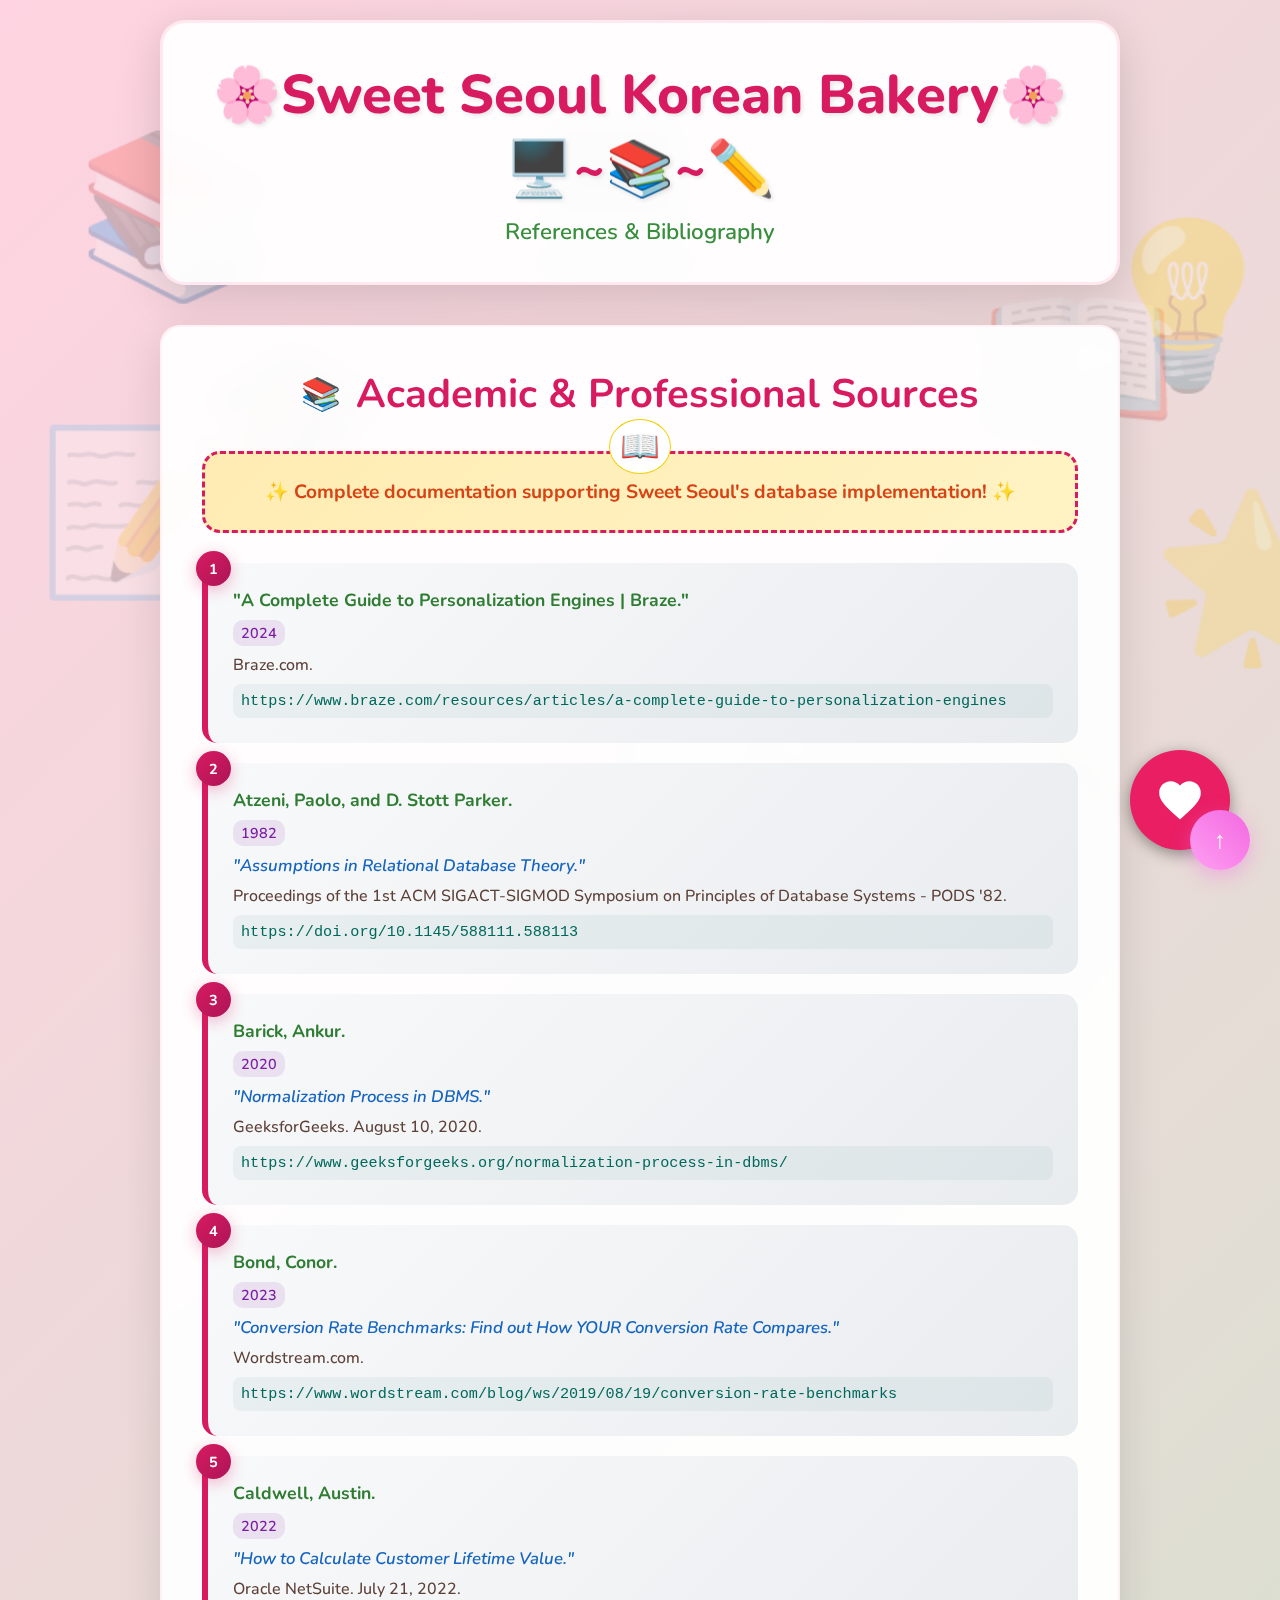
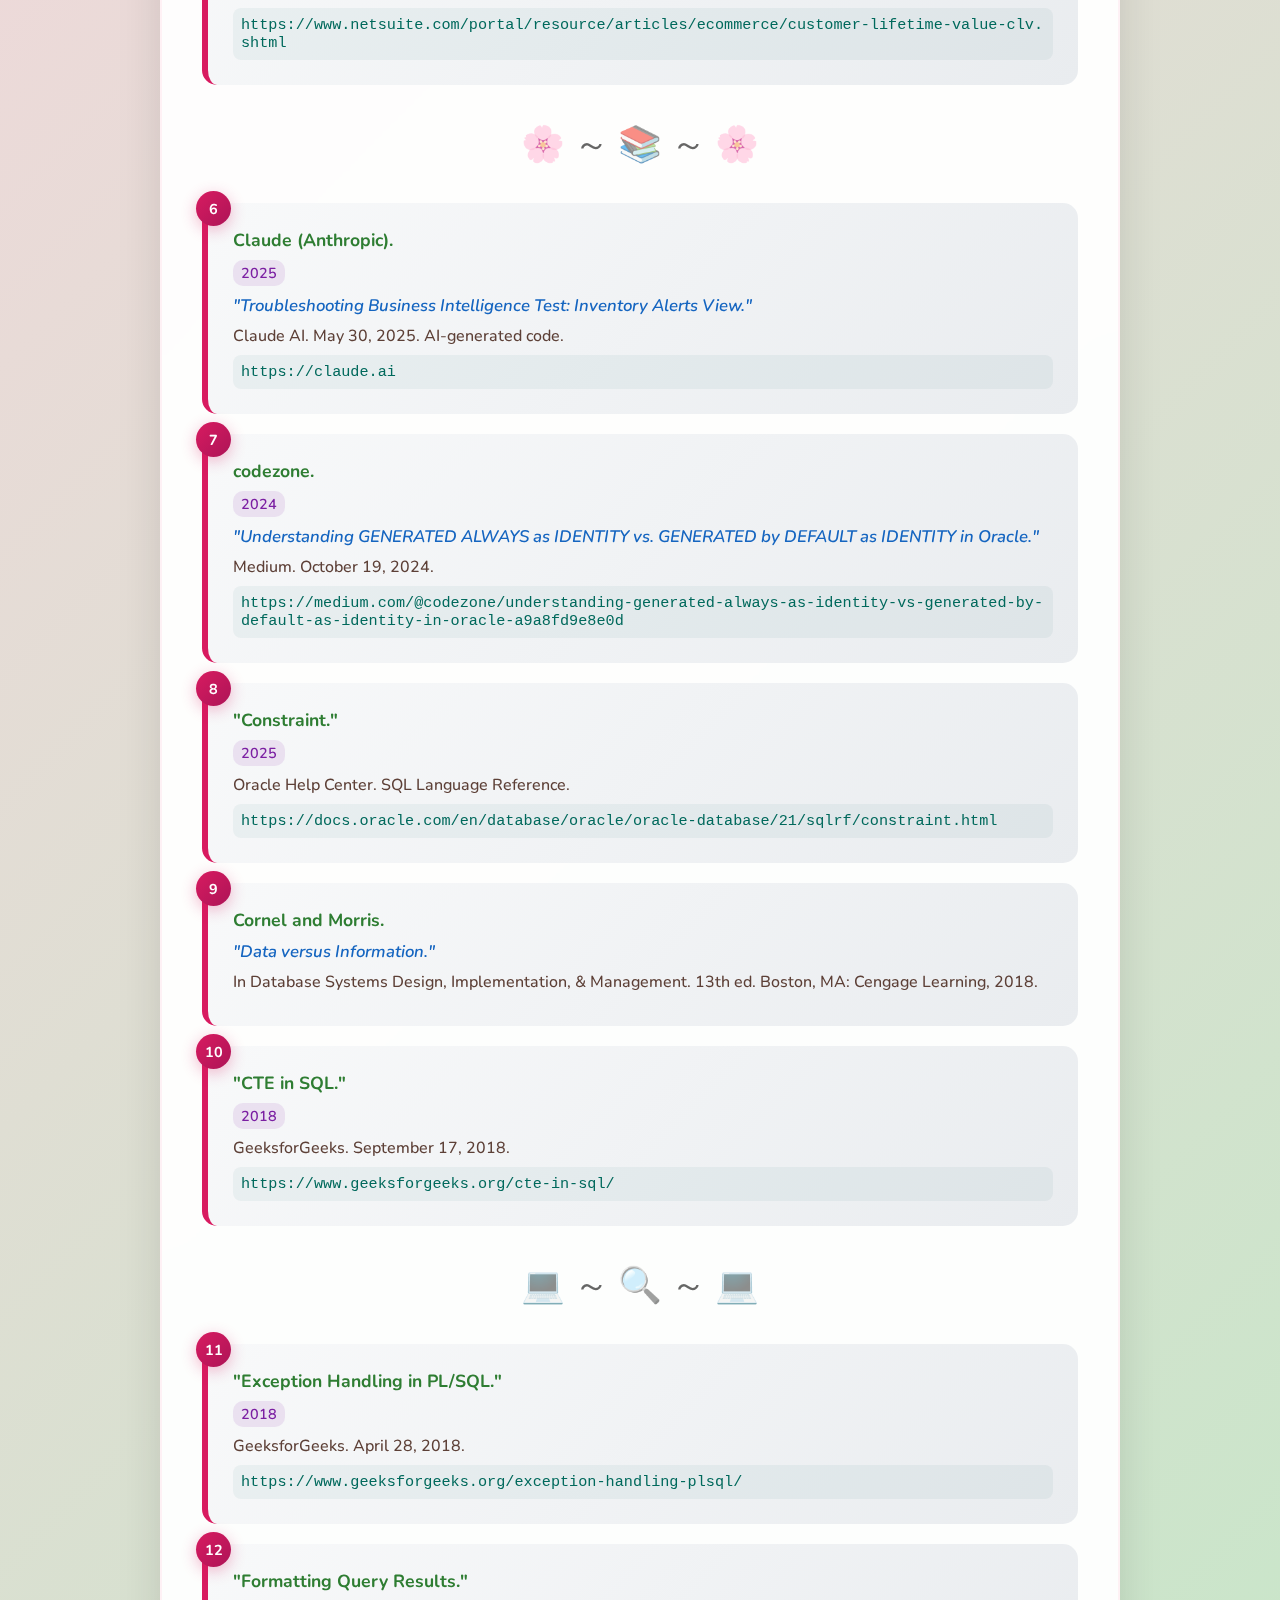
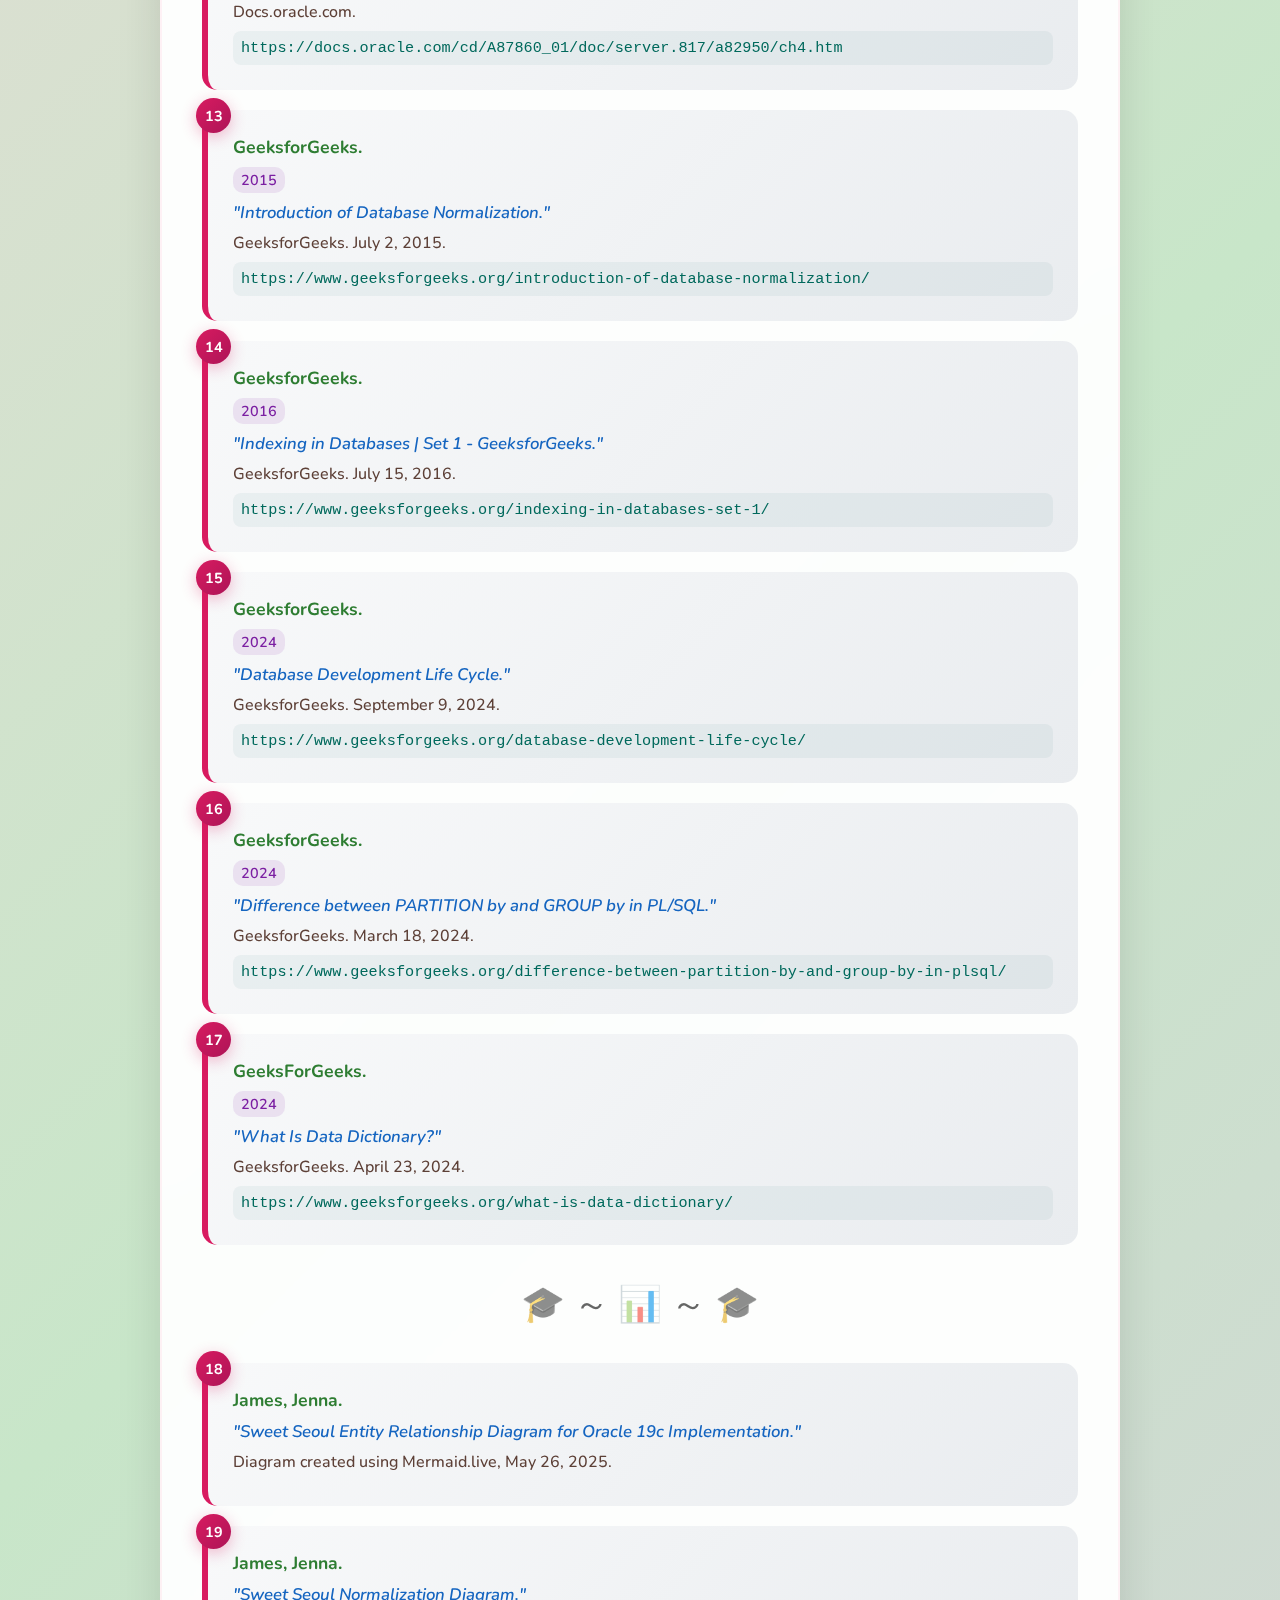
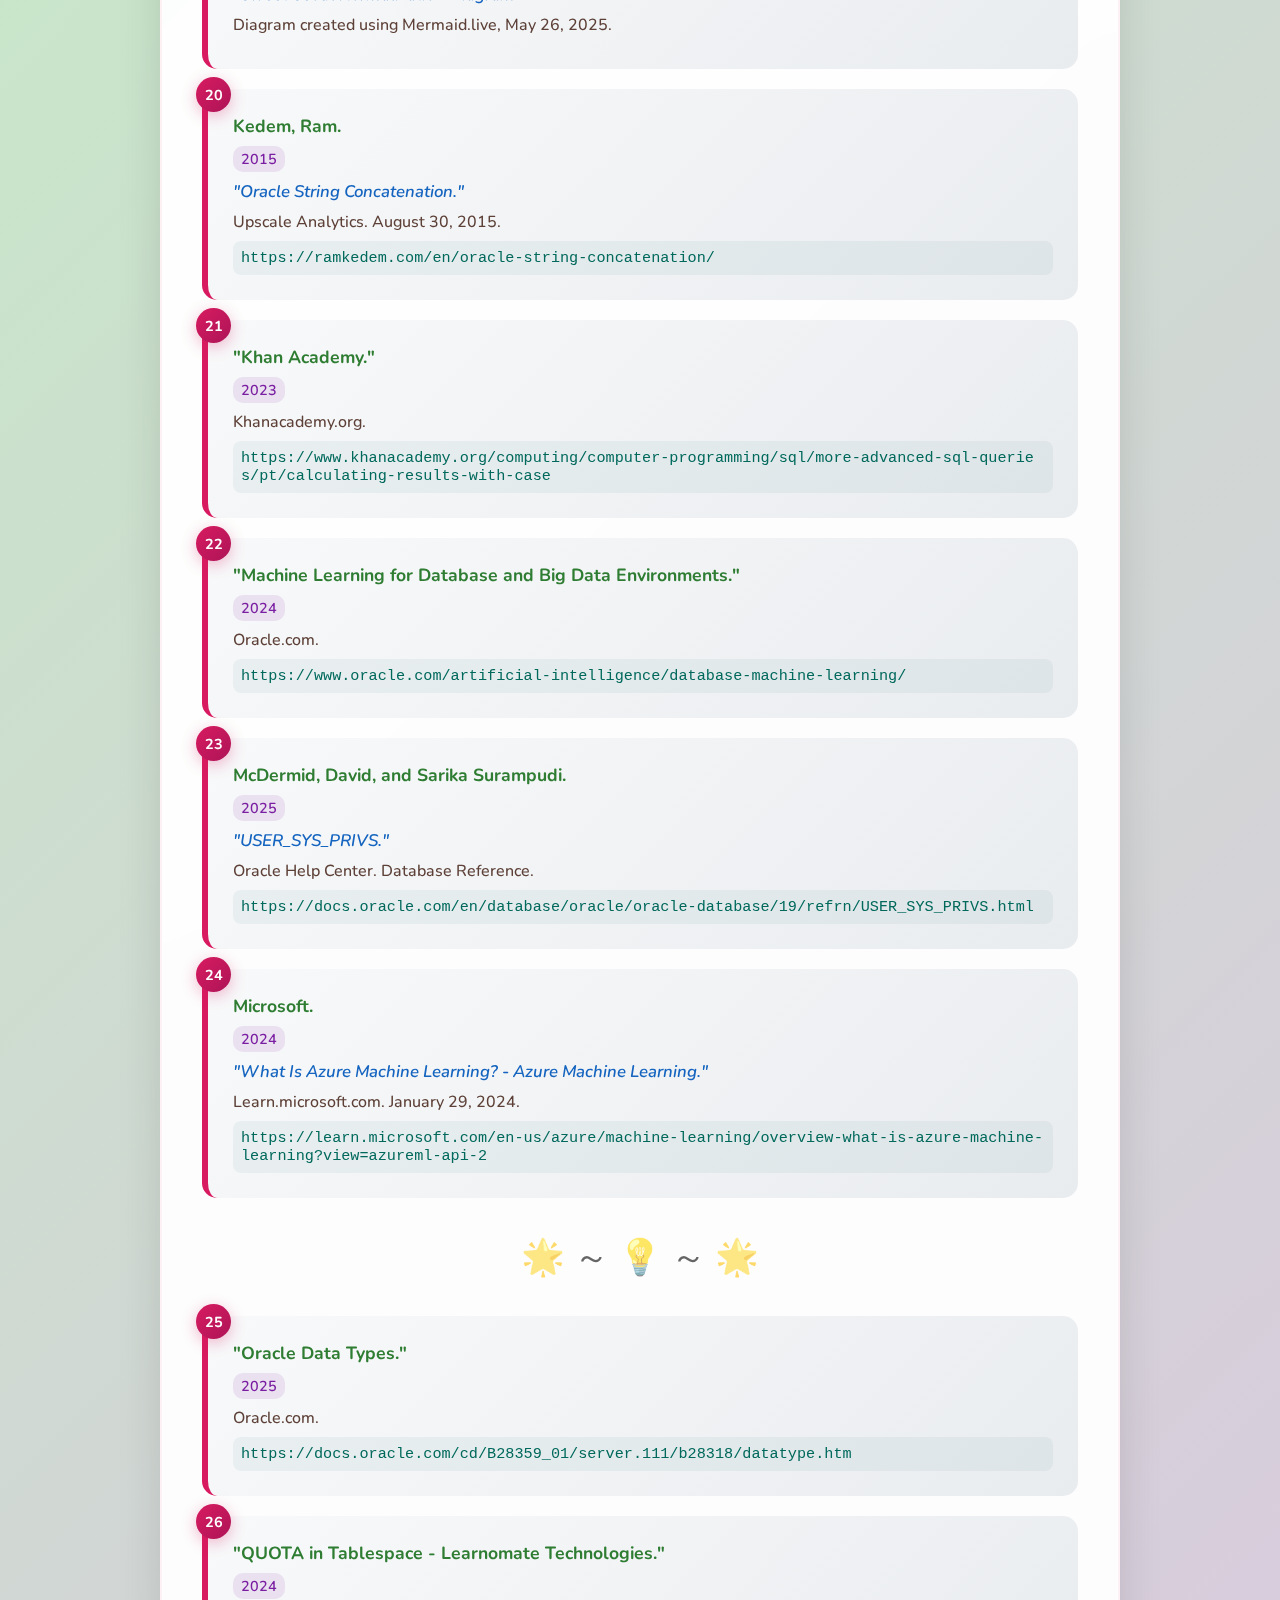
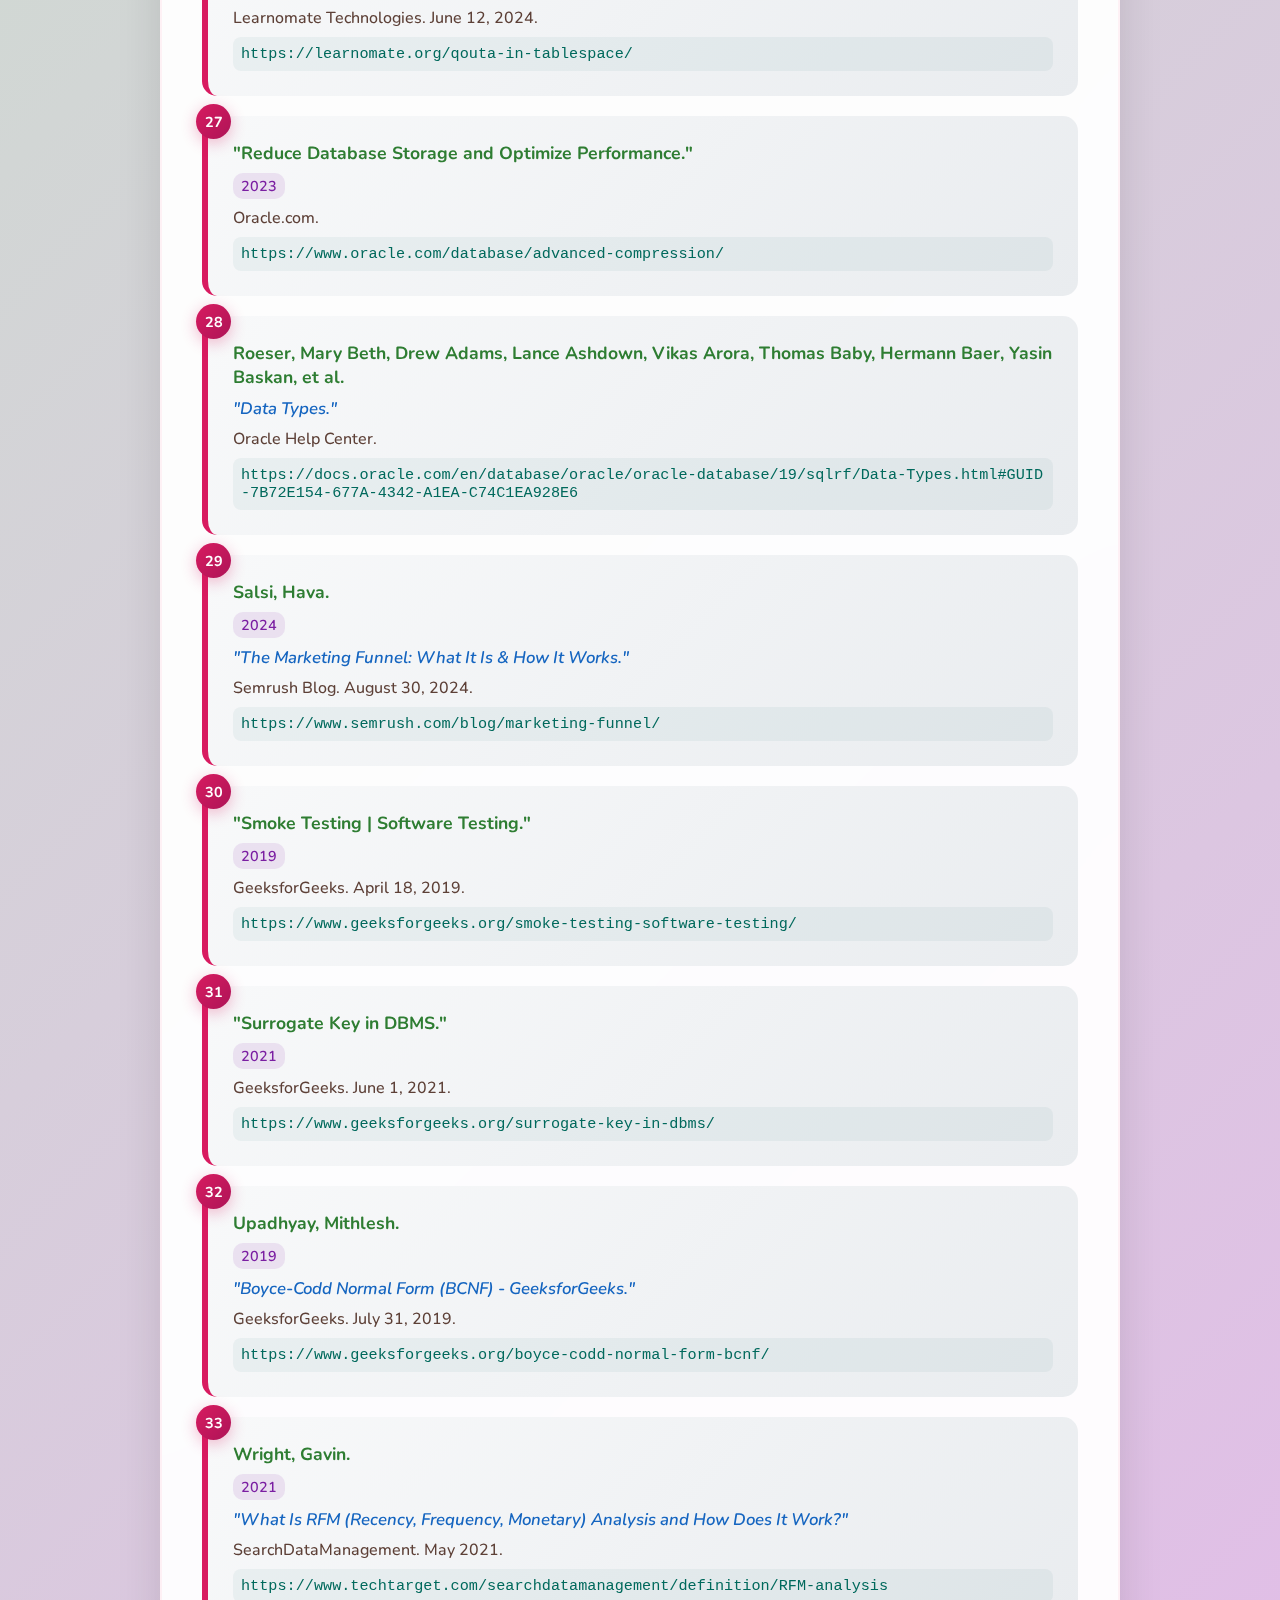
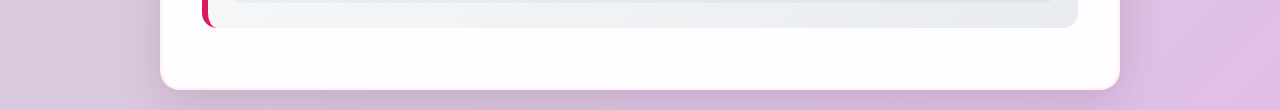
<file: references.html>
<!DOCTYPE html>
<html lang="en">
<head>
    <meta charset="UTF-8">
    <meta name="viewport" content="width=device-width, initial-scale=1.0">
    <title>Sweet Seoul References & Bibliography ✨</title>
    <style>
        @import url('https://fonts.googleapis.com/css2?family=Nunito:wght@300;400;600;700;800&display=swap');
        
        * {
            margin: 0;
            padding: 0;
            box-sizing: border-box;
        }
        
        body {
            font-family: 'Nunito', sans-serif;
            background: linear-gradient(135deg, #ffd3e1 0%, #c8e6c9 50%, #e1bee7 100%);
            min-height: 100vh;
            position: relative;
            overflow-x: hidden;
        }
        
        /* Floating kawaii elements */
        .floating-elements {
            position: fixed;
            top: 0;
            left: 0;
            width: 100%;
            height: 100%;
            pointer-events: none;
            z-index: 0;
        }
        
        .kawaii-element {
            position: absolute;
            font-size: 10rem;
            animation: float 10s ease-in-out infinite;
            opacity: 0.25;
        }
        
        .kawaii-element:nth-child(1) { top: 12%; left: 6%; animation-delay: 0s; }
        .kawaii-element:nth-child(2) { top: 28%; right: 8%; animation-delay: 2s; }
        .kawaii-element:nth-child(3) { top: 45%; left: 3%; animation-delay: 4s; }
        .kawaii-element:nth-child(4) { top: 68%; right: 12%; animation-delay: 6s; }
        .kawaii-element:nth-child(5) { top: 22%; left: 85%; animation-delay: 8s; }
        .kawaii-element:nth-child(6) { top: 52%; left: 90%; animation-delay: 1s; }
        .kawaii-element:nth-child(7) { top: 78%; left: 48%; animation-delay: 3s; }
        .kawaii-element:nth-child(8) { top: 8%; left: 40%; animation-delay: 5s; }
        .kawaii-element:nth-child(9) { top: 35%; left: 15%; animation-delay: 7s; }
        .kawaii-element:nth-child(10) { top: 62%; right: 35%; animation-delay: 9s; }
        
        @keyframes float {
            0%, 100% { transform: translateY(0px) rotate(0deg); }
            33% { transform: translateY(-15px) rotate(5deg); }
            66% { transform: translateY(-8px) rotate(-3deg); }
        }
        
        .container {
            max-width: 1000px;
            margin: 0 auto;
            padding: 20px;
            position: relative;
            z-index: 1;
        }
        
        .header {
            text-align: center;
            margin-bottom: 40px;
            background: rgba(255, 255, 255, 0.95);
            border-radius: 25px;
            padding: 35px;
            box-shadow: 0 12px 45px rgba(0, 0, 0, 0.15);
            backdrop-filter: blur(15px);
            border: 3px solid rgba(255, 211, 225, 0.5);
        }
        
        .header h1 {
            color: #d81b60;
            font-size: 3.4rem;
            font-weight: 800;
            margin-bottom: 10px;
            text-shadow: 2px 2px 4px rgba(0, 0, 0, 0.1);
        }
        
        .header .subtitle {
            color: #388e3c;
            font-size: 1.4rem;
            font-weight: 600;
        }
        
        .references-container {
            background: rgba(255, 255, 255, 0.95);
            border-radius: 20px;
            padding: 40px;
            box-shadow: 0 12px 45px rgba(0, 0, 0, 0.12);
            backdrop-filter: blur(15px);
            border: 2px solid rgba(255, 211, 225, 0.3);
            position: relative;
            overflow: hidden;
        }
        
        .references-container::before {
            content: '';
            position: absolute;
            top: -25%;
            right: -25%;
            width: 150px;
            height: 150px;
            background: radial-gradient(circle, rgba(200, 230, 201, 0.2) 0%, transparent 70%);
            border-radius: 50%;
        }
        
        .section-title {
            color: #d81b60;
            font-size: 2.5rem;
            font-weight: 700;
            margin-bottom: 30px;
            text-align: center;
            display: flex;
            align-items: center;
            justify-content: center;
            gap: 15px;
        }
        
        .section-title::before {
            content: '📚';
            font-size: 2rem;
        }
        
        .reference-item {
            background: linear-gradient(135deg, #f8f9fa 0%, #e9ecef 100%);
            border-radius: 15px;
            padding: 25px;
            margin-bottom: 20px;
            border-left: 6px solid #d81b60;
            position: relative;
            transition: all 0.3s ease;
            counter-increment: ref-counter;
        }
        
        .reference-item:hover {
            transform: translateY(-2px);
            box-shadow: 0 8px 25px rgba(216, 27, 96, 0.15);
        }
        
        .reference-item::before {
            content: counter(ref-counter);
            position: absolute;
            top: -12px;
            left: -12px;
            background: linear-gradient(135deg, #d81b60, #ad1457);
            color: white;
            border-radius: 50%;
            width: 35px;
            height: 35px;
            display: flex;
            align-items: center;
            justify-content: center;
            font-size: 0.9rem;
            font-weight: bold;
            box-shadow: 0 4px 15px rgba(216, 27, 96, 0.3);
        }
        
        .references-container {
            counter-reset: ref-counter;
        }
        
        .reference-item .author {
            color: #2e7d32;
            font-weight: 700;
            font-size: 1.1rem;
            margin-bottom: 8px;
        }
        
        .reference-item .year {
            color: #7b1fa2;
            font-weight: 600;
            display: inline-block;
            background: rgba(123, 31, 162, 0.1);
            padding: 3px 8px;
            border-radius: 10px;
            font-size: 0.9rem;
            margin-bottom: 8px;
        }
        
        .reference-item .title {
            color: #1565c0;
            font-weight: 600;
            font-size: 1.05rem;
            margin-bottom: 8px;
            font-style: italic;
        }
        
        .reference-item .publication {
            color: #5d4037;
            font-weight: 500;
            margin-bottom: 8px;
        }
        
        .reference-item .url {
            color: #00695c;
            font-size: 0.95rem;
            word-break: break-all;
            background: rgba(0, 105, 92, 0.05);
            padding: 8px;
            border-radius: 8px;
            font-family: 'Courier New', monospace;
        }
        
        .cute-divider {
            text-align: center;
            margin: 35px 0;
            font-size: 2.2rem;
            opacity: 0.6;
        }
        
        .stats-box {
            background: linear-gradient(135deg, #ffecb3 0%, #fff3c4 100%);
            border-radius: 18px;
            padding: 25px;
            margin: 30px 0;
            border: 3px dashed #d81b60;
            text-align: center;
            position: relative;
        }
        
        .stats-box::before {
            content: '📖';
            position: absolute;
            top: -35px;
            left: 50%;
            transform: translateX(-50%);
            font-size: 2rem;
            background: white;
            padding: 5px 10px;
            border-radius: 50%;
            border: 1px solid #f3cf00;
        }
        
        .stats-box p {
            color: #d84315;
            font-weight: 700;
            margin: 0;
            font-size: 1.2rem;
        }
        
        /* Responsive design */
        @media (max-width: 768px) {
            .header h1 {
                font-size: 2.8rem;
            }
            
            .references-container {
                padding: 25px;
            }
            
            .section-title {
                font-size: 2rem;
            }
            
            .reference-item {
                padding: 20px;
            }
            
            .kawaii-element {
                font-size: 1.5rem;
            }
        }
        
        /* Sparkle animation */
        .sparkle {
            display: inline-block;
            animation: sparkle 3s ease-in-out infinite;
        }
        
        @keyframes sparkle {
            0%, 100% { opacity: 1; transform: scale(1) rotate(0deg); }
            50% { opacity: 0.7; transform: scale(1.2) rotate(15deg); }
        }


        /* Alternative SVG heart button */
        .heart-svg-button {
            position: fixed;
            bottom: 50px;
            right: 50px;
            width: 100px;
            height: 100px;
            background: #e91e63;
            border: none;
            border-radius: 50%;
            cursor: pointer;
            box-shadow: 0 4px 15px rgba(0, 0, 0, 0.4);
            transition: all 0.3s ease;
            z-index: 1000;
            text-decoration: none;
            display: flex;
            flex-direction: column;
            align-items: center;
            justify-content: center;
            gap: 2px;
        }

        .heart-svg-button:hover {
            background: #ffb3e6;
            transform: scale(1.1);
            box-shadow: 0 6px 20px rgba(233, 30, 99, 0.6);
        }

        .heart-svg {
            width: 50px;
            height: 50px;
            fill: white;
        }

        .button-text {
            color: white;
            font-size: 14px;
            font-weight: bold;
            font-family: Arial, sans-serif;
            margin: 0;
        }

        /* back to top button */
        .back-to-top {
            position: fixed;
            bottom: 30px;
            right: 30px;
            width: 60px;
            height: 60px;
            background: linear-gradient(45deg, #ff9ff3, #f368e0);
            border: none;
            border-radius: 50%;
            cursor: pointer;
            box-shadow: 0 6px 20px rgba(243, 104, 224, 0.4);
            transition: all 0.3s ease;
            z-index: 1000;
            display: flex;
            align-items: center;
            justify-content: center;
            font-size: 1.5rem;
            color: white;
            text-decoration: none;
        }
        
        .back-to-top:hover {
            transform: scale(1.1) rotate(360deg);
            box-shadow: 0 8px 25px rgba(243, 104, 224, 0.6);
        }
    </style>
</head>
<body>
    <div class="floating-elements">
        <div class="kawaii-element">📚</div>
        <div class="kawaii-element">📖</div>
        <div class="kawaii-element">📝</div>
        <div class="kawaii-element">🔍</div>
        <div class="kawaii-element">💡</div>
        <div class="kawaii-element">🌟</div>
        <div class="kawaii-element">📊</div>
        <div class="kawaii-element">💻</div>
        <div class="kawaii-element">🎓</div>
        <div class="kawaii-element">✨</div>
    </div>
    
    <div class="container">
        <div class="header">
            <h1>🌸Sweet Seoul Korean Bakery🌸<br /><span class="sparkle">🖥️</span>~<span class="sparkle">📚</span>~<span class="sparkle">✏️</span></h1>
            <div class="subtitle">References & Bibliography</div>
        </div>
        
        <div class="references-container">
            <h2 class="section-title">Academic & Professional Sources</h2>
            
            <div class="stats-box">
                <p>✨ Complete documentation supporting Sweet Seoul's database implementation! ✨</p>
            </div>
            
            <div class="reference-item">
                <div class="author">"A Complete Guide to Personalization Engines | Braze."</div>
                <div class="year">2024</div>
                <div class="publication">Braze.com.</div>
                <div class="url">https://www.braze.com/resources/articles/a-complete-guide-to-personalization-engines</div>
            </div>
            
            <div class="reference-item">
                <div class="author">Atzeni, Paolo, and D. Stott Parker.</div>
                <div class="year">1982</div>
                <div class="title">"Assumptions in Relational Database Theory."</div>
                <div class="publication">Proceedings of the 1st ACM SIGACT-SIGMOD Symposium on Principles of Database Systems - PODS '82.</div>
                <div class="url">https://doi.org/10.1145/588111.588113</div>
            </div>
            
            <div class="reference-item">
                <div class="author">Barick, Ankur.</div>
                <div class="year">2020</div>
                <div class="title">"Normalization Process in DBMS."</div>
                <div class="publication">GeeksforGeeks. August 10, 2020.</div>
                <div class="url">https://www.geeksforgeeks.org/normalization-process-in-dbms/</div>
            </div>
            
            <div class="reference-item">
                <div class="author">Bond, Conor.</div>
                <div class="year">2023</div>
                <div class="title">"Conversion Rate Benchmarks: Find out How YOUR Conversion Rate Compares."</div>
                <div class="publication">Wordstream.com.</div>
                <div class="url">https://www.wordstream.com/blog/ws/2019/08/19/conversion-rate-benchmarks</div>
            </div>
            
            <div class="reference-item">
                <div class="author">Caldwell, Austin.</div>
                <div class="year">2022</div>
                <div class="title">"How to Calculate Customer Lifetime Value."</div>
                <div class="publication">Oracle NetSuite. July 21, 2022.</div>
                <div class="url">https://www.netsuite.com/portal/resource/articles/ecommerce/customer-lifetime-value-clv.shtml</div>
            </div>
            
            <div class="cute-divider">🌸 ～ 📚 ～ 🌸</div>
            
            <div class="reference-item">
                <div class="author">Claude (Anthropic).</div>
                <div class="year">2025</div>
                <div class="title">"Troubleshooting Business Intelligence Test: Inventory Alerts View."</div>
                <div class="publication">Claude AI. May 30, 2025. AI-generated code.</div>
                <div class="url">https://claude.ai</div>
            </div>
            
            <div class="reference-item">
                <div class="author">codezone.</div>
                <div class="year">2024</div>
                <div class="title">"Understanding GENERATED ALWAYS as IDENTITY vs. GENERATED by DEFAULT as IDENTITY in Oracle."</div>
                <div class="publication">Medium. October 19, 2024.</div>
                <div class="url">https://medium.com/@codezone/understanding-generated-always-as-identity-vs-generated-by-default-as-identity-in-oracle-a9a8fd9e8e0d</div>
            </div>
            
            <div class="reference-item">
                <div class="author">"Constraint."</div>
                <div class="year">2025</div>
                <div class="publication">Oracle Help Center. SQL Language Reference.</div>
                <div class="url">https://docs.oracle.com/en/database/oracle/oracle-database/21/sqlrf/constraint.html</div>
            </div>
            
            <div class="reference-item">
                <div class="author">Cornel and Morris.</div>
                <div class="title">"Data versus Information."</div>
                <div class="publication">In Database Systems Design, Implementation, & Management. 13th ed. Boston, MA: Cengage Learning, 2018.</div>
            </div>
            
            <div class="reference-item">
                <div class="author">"CTE in SQL."</div>
                <div class="year">2018</div>
                <div class="publication">GeeksforGeeks. September 17, 2018.</div>
                <div class="url">https://www.geeksforgeeks.org/cte-in-sql/</div>
            </div>
            
            <div class="cute-divider">💻 ～ 🔍 ～ 💻</div>
            
            <div class="reference-item">
                <div class="author">"Exception Handling in PL/SQL."</div>
                <div class="year">2018</div>
                <div class="publication">GeeksforGeeks. April 28, 2018.</div>
                <div class="url">https://www.geeksforgeeks.org/exception-handling-plsql/</div>
            </div>
            
            <div class="reference-item">
                <div class="author">"Formatting Query Results."</div>
                <div class="publication">Docs.oracle.com.</div>
                <div class="url">https://docs.oracle.com/cd/A87860_01/doc/server.817/a82950/ch4.htm</div>
            </div>
            
            <div class="reference-item">
                <div class="author">GeeksforGeeks.</div>
                <div class="year">2015</div>
                <div class="title">"Introduction of Database Normalization."</div>
                <div class="publication">GeeksforGeeks. July 2, 2015.</div>
                <div class="url">https://www.geeksforgeeks.org/introduction-of-database-normalization/</div>
            </div>
            
            <div class="reference-item">
                <div class="author">GeeksforGeeks.</div>
                <div class="year">2016</div>
                <div class="title">"Indexing in Databases | Set 1 - GeeksforGeeks."</div>
                <div class="publication">GeeksforGeeks. July 15, 2016.</div>
                <div class="url">https://www.geeksforgeeks.org/indexing-in-databases-set-1/</div>
            </div>
            
            <div class="reference-item">
                <div class="author">GeeksforGeeks.</div>
                <div class="year">2024</div>
                <div class="title">"Database Development Life Cycle."</div>
                <div class="publication">GeeksforGeeks. September 9, 2024.</div>
                <div class="url">https://www.geeksforgeeks.org/database-development-life-cycle/</div>
            </div>
            
            <div class="reference-item">
                <div class="author">GeeksforGeeks.</div>
                <div class="year">2024</div>
                <div class="title">"Difference between PARTITION by and GROUP by in PL/SQL."</div>
                <div class="publication">GeeksforGeeks. March 18, 2024.</div>
                <div class="url">https://www.geeksforgeeks.org/difference-between-partition-by-and-group-by-in-plsql/</div>
            </div>
            
            <div class="reference-item">
                <div class="author">GeeksForGeeks.</div>
                <div class="year">2024</div>
                <div class="title">"What Is Data Dictionary?"</div>
                <div class="publication">GeeksforGeeks. April 23, 2024.</div>
                <div class="url">https://www.geeksforgeeks.org/what-is-data-dictionary/</div>
            </div>
            
            <div class="cute-divider">🎓 ～ 📊 ～ 🎓</div>
            
            <div class="reference-item">
                <div class="author">James, Jenna.</div>
                <div class="title">"Sweet Seoul Entity Relationship Diagram for Oracle 19c Implementation."</div>
                <div class="publication">Diagram created using Mermaid.live, May 26, 2025.</div>
            </div>
            
            <div class="reference-item">
                <div class="author">James, Jenna.</div>
                <div class="title">"Sweet Seoul Normalization Diagram."</div>
                <div class="publication">Diagram created using Mermaid.live, May 26, 2025.</div>
            </div>
            
            <div class="reference-item">
                <div class="author">Kedem, Ram.</div>
                <div class="year">2015</div>
                <div class="title">"Oracle String Concatenation."</div>
                <div class="publication">Upscale Analytics. August 30, 2015.</div>
                <div class="url">https://ramkedem.com/en/oracle-string-concatenation/</div>
            </div>
            
            <div class="reference-item">
                <div class="author">"Khan Academy."</div>
                <div class="year">2023</div>
                <div class="publication">Khanacademy.org.</div>
                <div class="url">https://www.khanacademy.org/computing/computer-programming/sql/more-advanced-sql-queries/pt/calculating-results-with-case</div>
            </div>
            
            <div class="reference-item">
                <div class="author">"Machine Learning for Database and Big Data Environments."</div>
                <div class="year">2024</div>
                <div class="publication">Oracle.com.</div>
                <div class="url">https://www.oracle.com/artificial-intelligence/database-machine-learning/</div>
            </div>
            
            <div class="reference-item">
                <div class="author">McDermid, David, and Sarika Surampudi.</div>
                <div class="year">2025</div>
                <div class="title">"USER_SYS_PRIVS."</div>
                <div class="publication">Oracle Help Center. Database Reference.</div>
                <div class="url">https://docs.oracle.com/en/database/oracle/oracle-database/19/refrn/USER_SYS_PRIVS.html</div>
            </div>
            
            <div class="reference-item">
                <div class="author">Microsoft.</div>
                <div class="year">2024</div>
                <div class="title">"What Is Azure Machine Learning? - Azure Machine Learning."</div>
                <div class="publication">Learn.microsoft.com. January 29, 2024.</div>
                <div class="url">https://learn.microsoft.com/en-us/azure/machine-learning/overview-what-is-azure-machine-learning?view=azureml-api-2</div>
            </div>
            
            <div class="cute-divider">🌟 ～ 💡 ～ 🌟</div>
            
            <div class="reference-item">
                <div class="author">"Oracle Data Types."</div>
                <div class="year">2025</div>
                <div class="publication">Oracle.com.</div>
                <div class="url">https://docs.oracle.com/cd/B28359_01/server.111/b28318/datatype.htm</div>
            </div>
            
            <div class="reference-item">
                <div class="author">"QUOTA in Tablespace - Learnomate Technologies."</div>
                <div class="year">2024</div>
                <div class="publication">Learnomate Technologies. June 12, 2024.</div>
                <div class="url">https://learnomate.org/qouta-in-tablespace/</div>
            </div>
            
            <div class="reference-item">
                <div class="author">"Reduce Database Storage and Optimize Performance."</div>
                <div class="year">2023</div>
                <div class="publication">Oracle.com.</div>
                <div class="url">https://www.oracle.com/database/advanced-compression/</div>
            </div>
            
            <div class="reference-item">
                <div class="author">Roeser, Mary Beth, Drew Adams, Lance Ashdown, Vikas Arora, Thomas Baby, Hermann Baer, Yasin Baskan, et al.</div>
                <div class="title">"Data Types."</div>
                <div class="publication">Oracle Help Center.</div>
                <div class="url">https://docs.oracle.com/en/database/oracle/oracle-database/19/sqlrf/Data-Types.html#GUID-7B72E154-677A-4342-A1EA-C74C1EA928E6</div>
            </div>
            
            <div class="reference-item">
                <div class="author">Salsi, Hava.</div>
                <div class="year">2024</div>
                <div class="title">"The Marketing Funnel: What It Is & How It Works."</div>
                <div class="publication">Semrush Blog. August 30, 2024.</div>
                <div class="url">https://www.semrush.com/blog/marketing-funnel/</div>
            </div>
            
            <div class="reference-item">
                <div class="author">"Smoke Testing | Software Testing."</div>
                <div class="year">2019</div>
                <div class="publication">GeeksforGeeks. April 18, 2019.</div>
                <div class="url">https://www.geeksforgeeks.org/smoke-testing-software-testing/</div>
            </div>
            
            <div class="reference-item">
                <div class="author">"Surrogate Key in DBMS."</div>
                <div class="year">2021</div>
                <div class="publication">GeeksforGeeks. June 1, 2021.</div>
                <div class="url">https://www.geeksforgeeks.org/surrogate-key-in-dbms/</div>
            </div>
            
            <div class="reference-item">
                <div class="author">Upadhyay, Mithlesh.</div>
                <div class="year">2019</div>
                <div class="title">"Boyce-Codd Normal Form (BCNF) - GeeksforGeeks."</div>
                <div class="publication">GeeksforGeeks. July 31, 2019.</div>
                <div class="url">https://www.geeksforgeeks.org/boyce-codd-normal-form-bcnf/</div>
            </div>
            
            <div class="reference-item">
                <div class="author">Wright, Gavin.</div>
                <div class="year">2021</div>
                <div class="title">"What Is RFM (Recency, Frequency, Monetary) Analysis and How Does It Work?"</div>
                <div class="publication">SearchDataManagement. May 2021.</div>
                <div class="url">https://www.techtarget.com/searchdatamanagement/definition/RFM-analysis</div>
            </div>
            

        </div>
    </div>

    <!-- SVG Heart Button (alternative) -->
    <a href="https://cherryberrykix66.github.io/sweet-seoul/" class="heart-svg-button" title="Back to top (SVG version)">
        <svg class="heart-svg" viewBox="0 0 24 24">
            <path d="M12,21.35L10.55,20.03C5.4,15.36 2,12.27 2,8.5 2,5.41 4.42,3 7.5,3C9.24,3 10.91,3.81 12,5.08C13.09,3.81 14.76,3 16.5,3C19.58,3 22,5.41 22,8.5C22,12.27 18.6,15.36 13.45,20.03L12,21.35Z"/>
        </svg>
        <!-- <span class="button-text">Top</span> -->
    </a>

    <a href="#top" class="back-to-top">↑</a>

</body>

<script>
        // Smooth scrolling for back to top
        document.querySelector('.back-to-top').addEventListener('click', function(e) {
            e.preventDefault();
            window.scrollTo({
                top: 0,
                behavior: 'smooth'
            });
        });
</script>

</html>
</file>
